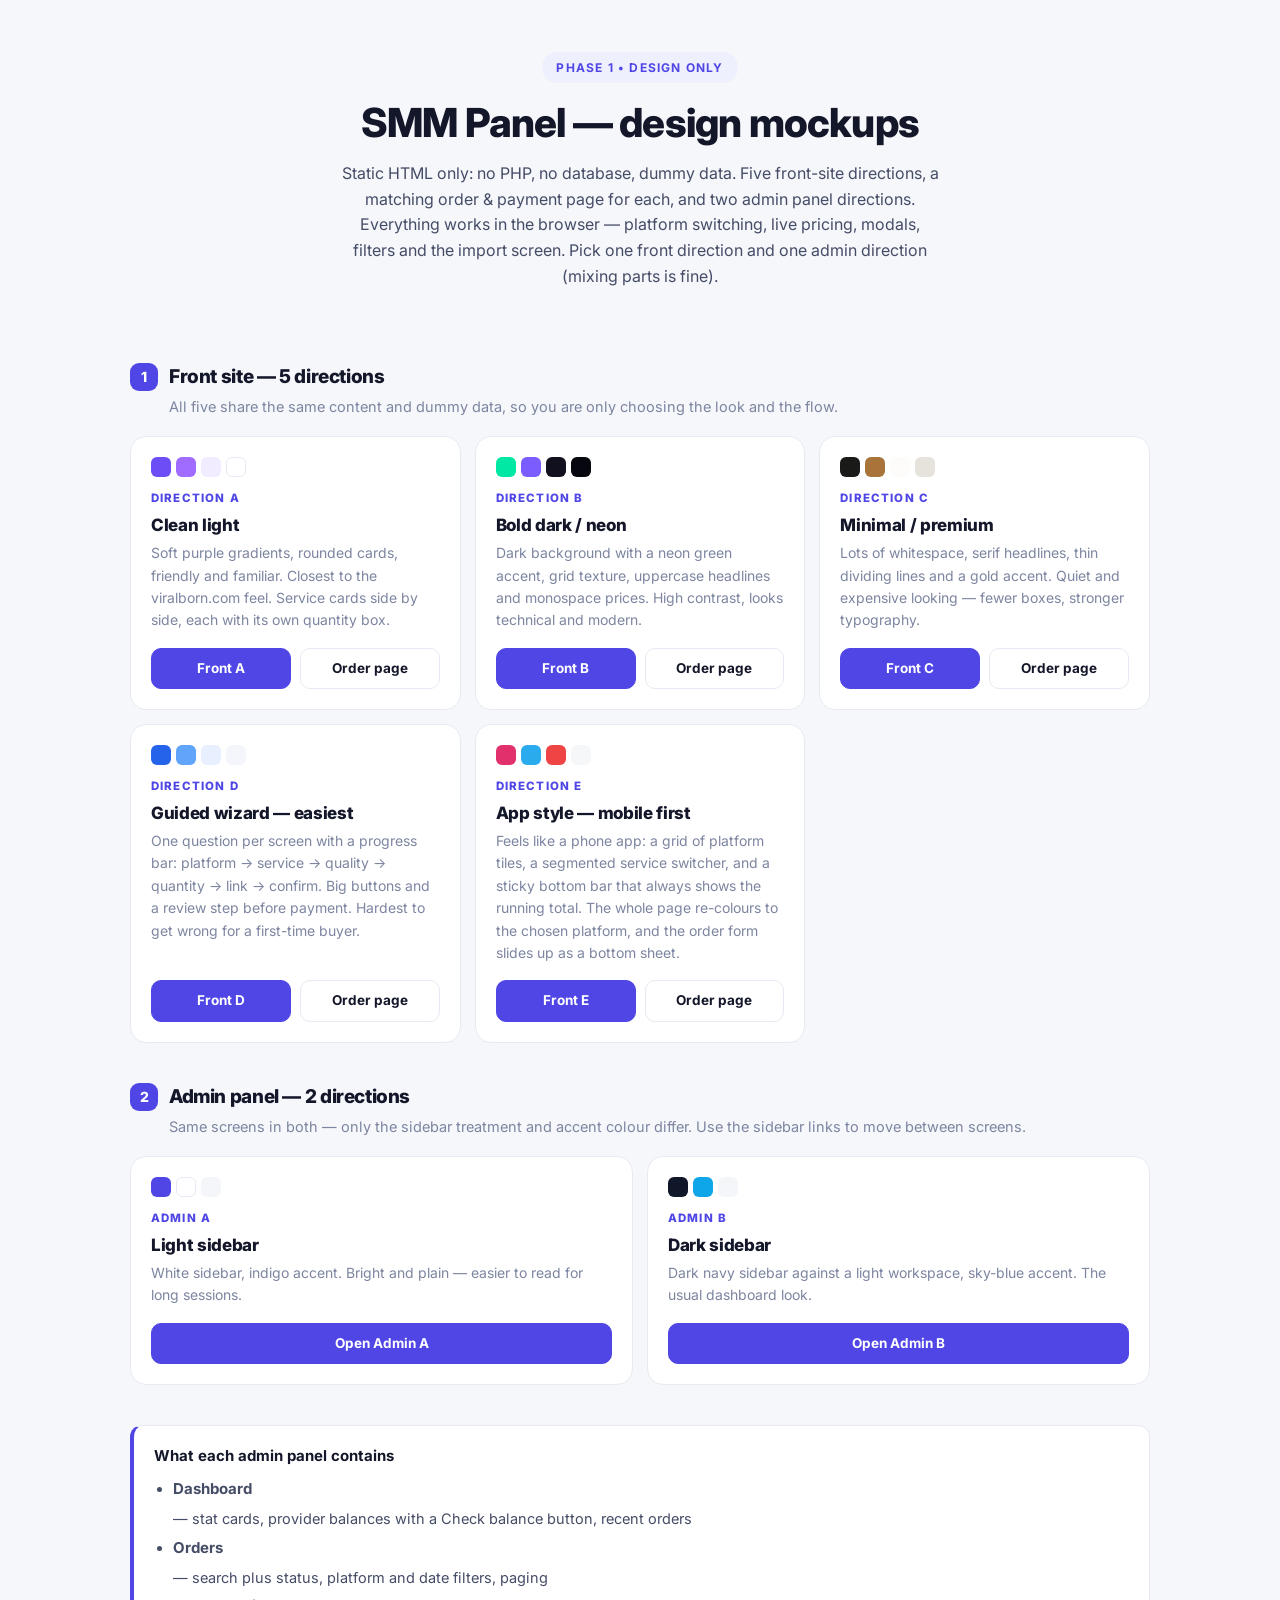
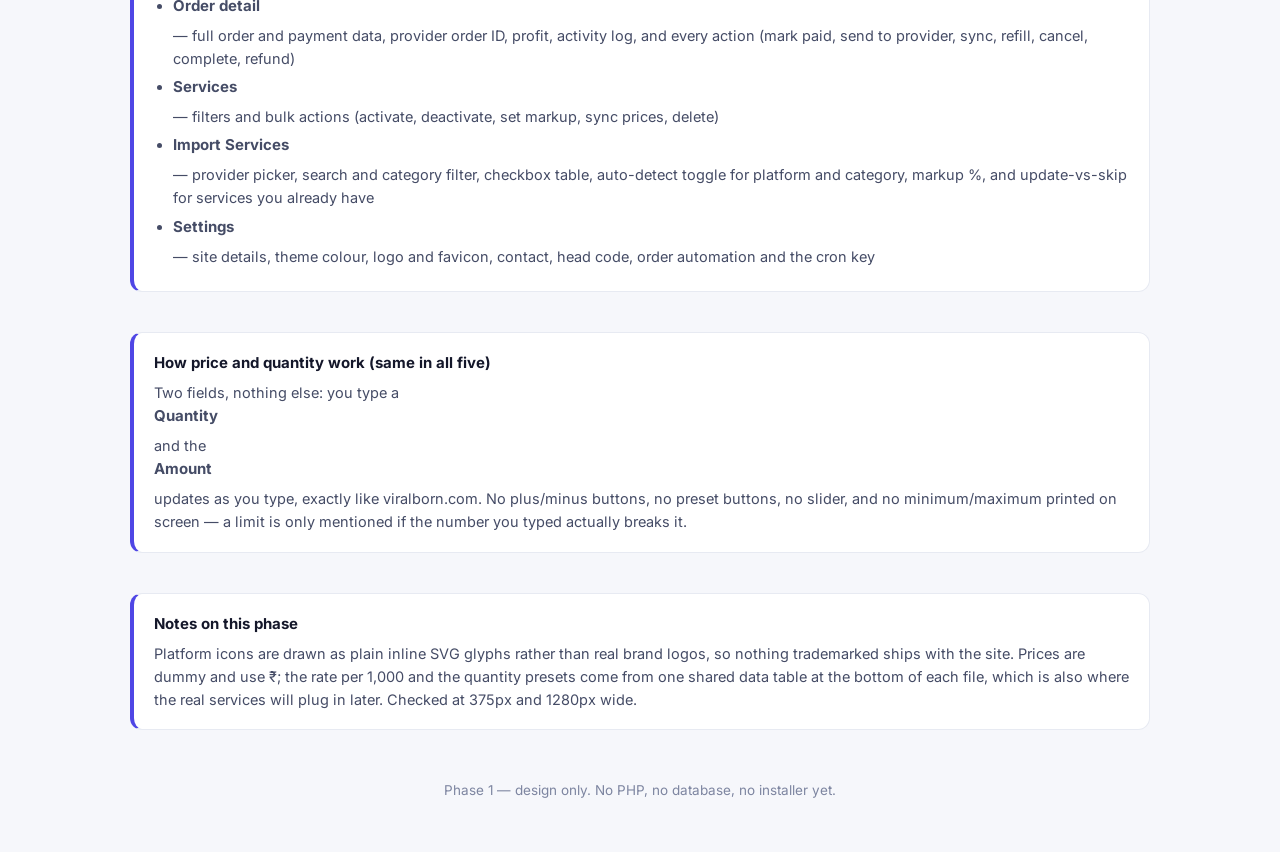
<file: mockups/index.html>
<!doctype html>
<html lang="en">
<head>
<meta charset="utf-8">
<meta name="viewport" content="width=device-width, initial-scale=1">
<title>Mockups &mdash; SMM Panel (Phase 1)</title>
<link rel="preconnect" href="https://fonts.googleapis.com">
<link rel="preconnect" href="https://fonts.gstatic.com" crossorigin>
<link href="https://fonts.googleapis.com/css2?family=Inter:wght@400;500;600;700;800&display=swap" rel="stylesheet">
<style>
*,*::before,*::after{box-sizing:border-box}
:root{--bg:#f6f7fb;--paper:#fff;--ink:#14172a;--ink-2:#454c66;--muted:#7d85a0;
  --line:#e7eaf2;--acc:#4f46e5;--acc-soft:#eef0fe;--ok:#16a34a;
  --shadow:0 1px 2px rgba(20,23,42,.04),0 10px 26px rgba(20,23,42,.07)}
html{-webkit-text-size-adjust:100%}
body{margin:0;font-family:'Inter',system-ui,-apple-system,sans-serif;background:var(--bg);color:var(--ink);
  line-height:1.6;font-size:16px}
a{color:inherit;text-decoration:none}
h1,h2,h3{margin:0;line-height:1.2;letter-spacing:-.02em}
p{margin:0}
.wrap{max-width:1060px;margin:0 auto;padding:0 20px}
header{padding:52px 0 34px;text-align:center}
.tag{display:inline-block;background:var(--acc-soft);color:var(--acc);font-size:12px;font-weight:700;
  letter-spacing:.1em;text-transform:uppercase;padding:6px 14px;border-radius:999px;margin-bottom:16px}
h1{font-size:clamp(28px,4.4vw,40px);font-weight:800}
header p{color:var(--ink-2);max-width:60ch;margin:14px auto 0}
h2{font-size:19px;font-weight:800;margin:40px 0 4px;display:flex;align-items:center;gap:11px}
h2 .n{width:28px;height:28px;border-radius:9px;background:var(--acc);color:#fff;display:grid;place-items:center;
  font-size:14px;font-weight:800;flex:none}
.sub{color:var(--muted);font-size:14.5px;margin:0 0 18px 39px}
.grid{display:grid;grid-template-columns:repeat(auto-fit,minmax(260px,1fr));gap:14px}
.card{background:var(--paper);border:1px solid var(--line);border-radius:16px;padding:20px;display:flex;
  flex-direction:column;transition:transform .18s, box-shadow .18s, border-color .18s}
.card:hover{transform:translateY(-3px);box-shadow:var(--shadow);border-color:#d6dbea}
.card .k{font-size:11.5px;font-weight:800;letter-spacing:.1em;text-transform:uppercase;color:var(--acc)}
.card h3{font-size:17px;font-weight:800;margin:7px 0 7px}
.card p{color:var(--muted);font-size:14px;flex:1}
.row{display:flex;gap:9px;margin-top:16px}
.btn{display:inline-flex;align-items:center;justify-content:center;gap:7px;border:1px solid var(--line);
  border-radius:10px;padding:9px 15px;font-size:13.5px;font-weight:700;background:var(--paper);cursor:pointer;
  transition:all .15s;flex:1}
.btn:hover{border-color:var(--acc);color:var(--acc)}
.btn.pri{background:var(--acc);border-color:var(--acc);color:#fff}
.btn.pri:hover{filter:brightness(1.08);color:#fff}
.swatch{display:flex;gap:5px;margin-bottom:12px}
.swatch i{width:20px;height:20px;border-radius:6px;display:block}
.note{background:var(--paper);border:1px solid var(--line);border-left:4px solid var(--acc);
  border-radius:12px;padding:18px 20px;margin:40px 0 10px}
.note b{display:block;margin-bottom:6px;font-size:15px}
.note p{color:var(--ink-2);font-size:14.5px}
.note ul{margin:9px 0 0;padding-left:19px;color:var(--ink-2);font-size:14.5px}
.note li{margin-bottom:5px}
footer{text-align:center;color:var(--muted);font-size:13.5px;padding:40px 0 50px}
@media (max-width:640px){ .sub{margin-left:0} h2{margin-top:32px} }
</style>
</head>
<body>
<div class="wrap">

<header>
  <span class="tag">Phase 1 &bull; design only</span>
  <h1>SMM Panel &mdash; design mockups</h1>
  <p>Static HTML only: no PHP, no database, dummy data. Five front-site directions, a matching
     order &amp; payment page for each, and two admin panel directions. Everything works in the
     browser &mdash; platform switching, live pricing, modals, filters and the import screen.
     Pick one front direction and one admin direction (mixing parts is fine).</p>
</header>

<h2><span class="n">1</span> Front site &mdash; 5 directions</h2>
<p class="sub">All five share the same content and dummy data, so you are only choosing the look and the flow.</p>
<div class="grid">

  <div class="card">
    <div class="swatch"><i style="background:#6c4df6"></i><i style="background:#a06bff"></i><i style="background:#f1ecff"></i><i style="background:#fff;border:1px solid #e7eaf2"></i></div>
    <span class="k">Direction A</span>
    <h3>Clean light</h3>
    <p>Soft purple gradients, rounded cards, friendly and familiar. Closest to the viralborn.com feel.
       Service cards side by side, each with its own quantity box.</p>
    <div class="row"><a class="btn pri" href="front-a.html">Front A</a><a class="btn" href="order-a.html">Order page</a></div>
  </div>

  <div class="card">
    <div class="swatch"><i style="background:#00e8a3"></i><i style="background:#7b5cff"></i><i style="background:#10101e"></i><i style="background:#07070f"></i></div>
    <span class="k">Direction B</span>
    <h3>Bold dark / neon</h3>
    <p>Dark background with a neon green accent, grid texture, uppercase headlines and monospace prices.
       High contrast, looks technical and modern.</p>
    <div class="row"><a class="btn pri" href="front-b.html">Front B</a><a class="btn" href="order-b.html">Order page</a></div>
  </div>

  <div class="card">
    <div class="swatch"><i style="background:#1a1a18"></i><i style="background:#a8743a"></i><i style="background:#fdfcfa"></i><i style="background:#e6e3dc"></i></div>
    <span class="k">Direction C</span>
    <h3>Minimal / premium</h3>
    <p>Lots of whitespace, serif headlines, thin dividing lines and a gold accent. Quiet and expensive
       looking &mdash; fewer boxes, stronger typography.</p>
    <div class="row"><a class="btn pri" href="front-c.html">Front C</a><a class="btn" href="order-c.html">Order page</a></div>
  </div>

  <div class="card">
    <div class="swatch"><i style="background:#2563eb"></i><i style="background:#60a5fa"></i><i style="background:#e8efff"></i><i style="background:#f4f6fb"></i></div>
    <span class="k">Direction D</span>
    <h3>Guided wizard &mdash; easiest</h3>
    <p>One question per screen with a progress bar: platform &rarr; service &rarr; quality &rarr; quantity
       &rarr; link &rarr; confirm. Big buttons and a review step before payment. Hardest to get wrong
       for a first-time buyer.</p>
    <div class="row"><a class="btn pri" href="front-d.html">Front D</a><a class="btn" href="order-d.html">Order page</a></div>
  </div>

  <div class="card">
    <div class="swatch"><i style="background:#e1306c"></i><i style="background:#2aabee"></i><i style="background:#ef4444"></i><i style="background:#f6f7f9"></i></div>
    <span class="k">Direction E</span>
    <h3>App style &mdash; mobile first</h3>
    <p>Feels like a phone app: a grid of platform tiles, a segmented service switcher, and a sticky bottom
       bar that always shows the running total. The whole page re-colours to the chosen platform, and the
       order form slides up as a bottom sheet.</p>
    <div class="row"><a class="btn pri" href="front-e.html">Front E</a><a class="btn" href="order-e.html">Order page</a></div>
  </div>

</div>

<h2><span class="n">2</span> Admin panel &mdash; 2 directions</h2>
<p class="sub">Same screens in both &mdash; only the sidebar treatment and accent colour differ. Use the sidebar links to move between screens.</p>
<div class="grid">
  <div class="card">
    <div class="swatch"><i style="background:#4f46e5"></i><i style="background:#fff;border:1px solid #e7eaf2"></i><i style="background:#f5f6fa"></i></div>
    <span class="k">Admin A</span>
    <h3>Light sidebar</h3>
    <p>White sidebar, indigo accent. Bright and plain &mdash; easier to read for long sessions.</p>
    <div class="row"><a class="btn pri" href="admin-a.html">Open Admin A</a></div>
  </div>
  <div class="card">
    <div class="swatch"><i style="background:#0f1729"></i><i style="background:#0ea5e9"></i><i style="background:#f4f6f9"></i></div>
    <span class="k">Admin B</span>
    <h3>Dark sidebar</h3>
    <p>Dark navy sidebar against a light workspace, sky-blue accent. The usual dashboard look.</p>
    <div class="row"><a class="btn pri" href="admin-b.html">Open Admin B</a></div>
  </div>
</div>

<div class="note">
  <b>What each admin panel contains</b>
  <ul>
    <li><b>Dashboard</b> &mdash; stat cards, provider balances with a Check balance button, recent orders</li>
    <li><b>Orders</b> &mdash; search plus status, platform and date filters, paging</li>
    <li><b>Order detail</b> &mdash; full order and payment data, provider order ID, profit, activity log, and every action (mark paid, send to provider, sync, refill, cancel, complete, refund)</li>
    <li><b>Services</b> &mdash; filters and bulk actions (activate, deactivate, set markup, sync prices, delete)</li>
    <li><b>Import Services</b> &mdash; provider picker, search and category filter, checkbox table, auto-detect toggle for platform and category, markup %, and update-vs-skip for services you already have</li>
    <li><b>Settings</b> &mdash; site details, theme colour, logo and favicon, contact, head code, order automation and the cron key</li>
  </ul>
</div>

<div class="note">
  <b>How price and quantity work (same in all five)</b>
  <p>Two fields, nothing else: you type a <b>Quantity</b> and the <b>Amount</b> updates as you type,
     exactly like viralborn.com. No plus/minus buttons, no preset buttons, no slider, and no
     minimum/maximum printed on screen &mdash; a limit is only mentioned if the number you typed
     actually breaks it.</p>
</div>

<div class="note">
  <b>Notes on this phase</b>
  <p>Platform icons are drawn as plain inline SVG glyphs rather than real brand logos, so nothing
     trademarked ships with the site. Prices are dummy and use &#8377;; the rate per 1,000 and the
     quantity presets come from one shared data table at the bottom of each file, which is also where
     the real services will plug in later. Checked at 375px and 1280px wide.</p>
</div>

<footer>Phase 1 &mdash; design only. No PHP, no database, no installer yet.</footer>

</div>
</body>
</html>
</file>
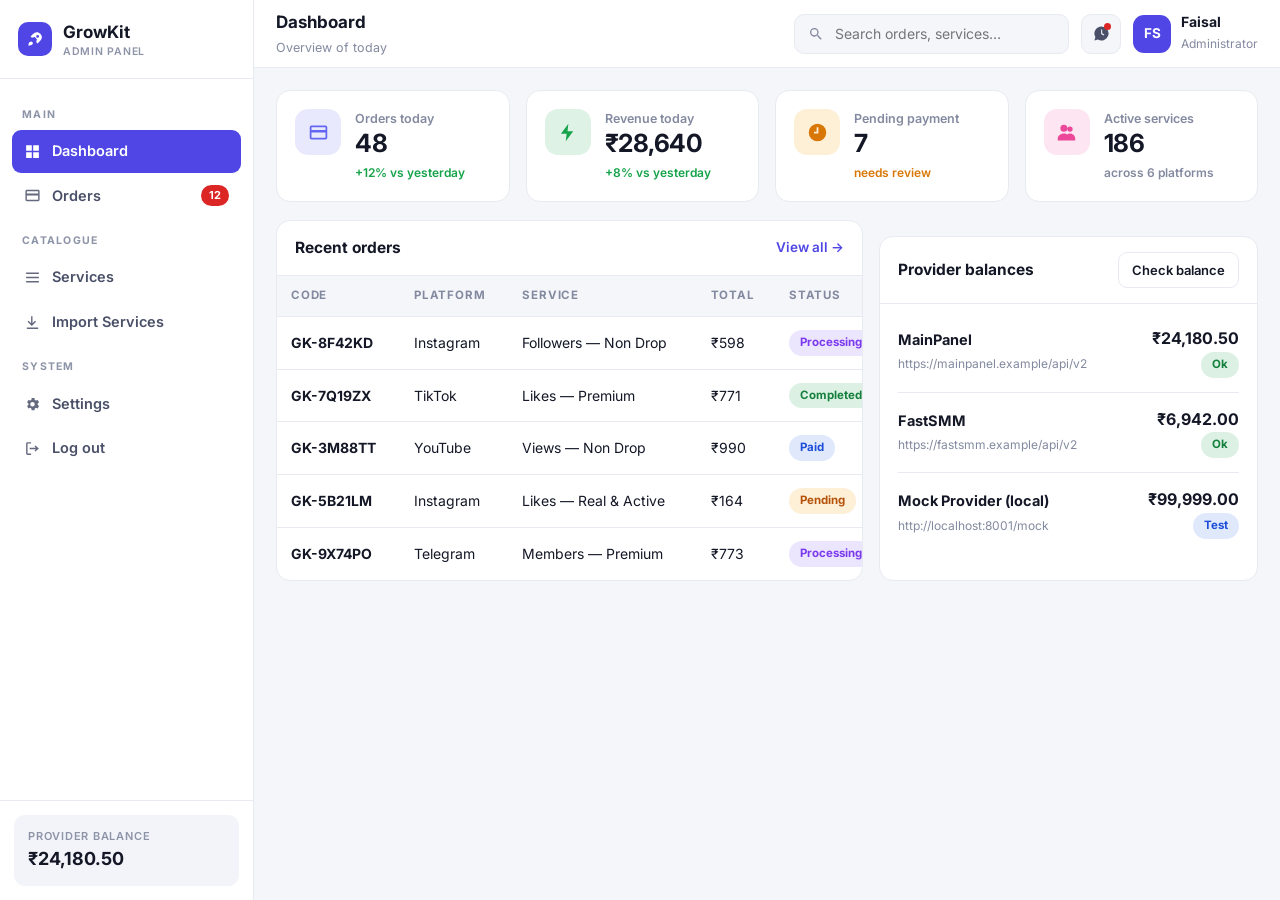
<file: mockups/admin-a.html>
<!doctype html>
<html lang="en">
<head>
<meta charset="utf-8">
<meta name="viewport" content="width=device-width, initial-scale=1">
<title>Admin &mdash; Direction A (Light Sidebar)</title>
<link rel="preconnect" href="https://fonts.googleapis.com">
<link rel="preconnect" href="https://fonts.gstatic.com" crossorigin>
<link href="https://fonts.googleapis.com/css2?family=Inter:wght@400;500;600;700&display=swap" rel="stylesheet">
<style>
:root{
  --page:#f5f6fa; --surface:#ffffff; --hover:#f6f7fb;
  --ink:#141726; --ink-2:#4a5068; --muted:#838aa0;
  --line:#e8eaf1; --line-2:#d5d9e5;
  --acc:#4f46e5; --acc-on:#ffffff; --acc-soft:#eef0fe; --acc-ink:#4338ca;
  --ok:#16a34a; --warn:#d97706; --danger:#dc2626; --danger-soft:#fdeaea;
  --side:#ffffff; --side-line:#e8eaf1; --side-hover:#f3f4fa;
  --side-ink:#141726; --side-ink-2:#4a5068; --side-muted:#8e94a8;
}
*,*::before,*::after{box-sizing:border-box}
html{-webkit-text-size-adjust:100%}
body{margin:0;font-family:'Inter',system-ui,-apple-system,sans-serif;background:var(--page);color:var(--ink);
  line-height:1.55;font-size:15px;-webkit-font-smoothing:antialiased}
a{color:inherit;text-decoration:none}
h1,h2,h3,h4{margin:0;line-height:1.2;letter-spacing:-.02em}
p{margin:0}
button,input,select,textarea{font:inherit;color:inherit}
svg{max-width:100%}
.icon{width:1em;height:1em;display:inline-block;vertical-align:-.125em;fill:currentColor;flex:none}
.mono{font-variant-numeric:tabular-nums;font-feature-settings:"tnum"}
.muted{color:var(--muted);font-size:13px}
.ta-r{text-align:right}
.up{color:var(--ok)}
.warn{color:var(--warn)}

/* buttons */
.btn{display:inline-flex;align-items:center;justify-content:center;gap:8px;border:0;border-radius:10px;
  padding:10px 17px;font-weight:600;font-size:14px;cursor:pointer;white-space:nowrap;
  transition:background .15s, border-color .15s, transform .1s}
.btn:active{transform:translateY(1px)}
.btn-primary{background:var(--acc);color:var(--acc-on)}
.btn-primary:hover{filter:brightness(1.08)}
.btn-ghost{background:var(--surface);color:var(--ink);border:1px solid var(--line)}
.btn-ghost:hover{border-color:var(--line-2);background:var(--hover)}
.btn-ghost.on{background:var(--acc);color:var(--acc-on);border-color:var(--acc)}
.btn-danger{background:var(--danger-soft);color:var(--danger);border:1px solid transparent}
.btn-danger:hover{background:var(--danger);color:#fff}
.btn-sm{padding:7px 13px;font-size:13px;border-radius:9px}
.btn-lg{padding:13px 22px;font-size:15px}
.btn-block{width:100%}

/* shell */
.shell{display:flex;min-height:100vh}
.side{width:254px;flex:none;background:var(--side);border-right:1px solid var(--side-line);
  display:flex;flex-direction:column;position:sticky;top:0;height:100vh;z-index:50}
.brand{display:flex;align-items:center;gap:11px;padding:19px 18px;border-bottom:1px solid var(--side-line);
  font-weight:700;font-size:17px;color:var(--side-ink)}
.logo-mark{width:34px;height:34px;border-radius:10px;background:var(--acc);color:var(--acc-on);display:grid;
  place-items:center;font-size:17px;flex:none}
.brand small{display:block;font-size:10.5px;font-weight:600;color:var(--side-muted);letter-spacing:.07em;
  text-transform:uppercase;line-height:1.3}
.sideclose{display:none;margin-left:auto;background:none;border:0;font-size:24px;color:var(--side-muted);cursor:pointer;line-height:1}
.snav{flex:1;overflow-y:auto;padding:14px 12px}
.sgroup{display:block;font-size:10.5px;font-weight:700;letter-spacing:.12em;text-transform:uppercase;
  color:var(--side-muted);padding:14px 10px 7px}
.snav a{display:flex;align-items:center;gap:11px;padding:10px 12px;border-radius:9px;font-size:14.5px;
  font-weight:600;color:var(--side-ink-2);margin-bottom:2px;transition:background .15s, color .15s}
.snav a .icon{font-size:17px;opacity:.85}
.snav a:hover{background:var(--side-hover);color:var(--side-ink)}
.snav a.on{background:var(--acc);color:var(--acc-on)}
.snav a.on .icon{opacity:1}
.pill{margin-left:auto;background:var(--danger);color:#fff;font-size:11px;font-weight:700;
  padding:2px 8px;border-radius:999px}
.snav a.on .pill{background:rgba(255,255,255,.26)}
.sfoot{padding:14px;border-top:1px solid var(--side-line)}
.bal-mini{background:var(--side-hover);border-radius:11px;padding:13px 14px}
.bal-mini small{display:block;font-size:11px;font-weight:600;color:var(--side-muted);text-transform:uppercase;letter-spacing:.07em}
.bal-mini b{font-size:18px;font-weight:700;color:var(--side-ink)}

.main{flex:1;min-width:0;display:flex;flex-direction:column}
.topbar{display:flex;align-items:center;gap:16px;background:var(--surface);border-bottom:1px solid var(--line);
  padding:0 22px;height:68px;position:sticky;top:0;z-index:30}
.burger{display:none;background:none;border:1px solid var(--line);border-radius:9px;padding:8px 10px;cursor:pointer}
.crumb b{display:block;font-size:17px;font-weight:700}
.crumb small{color:var(--muted);font-size:12.5px}
.tb-right{margin-left:auto;display:flex;align-items:center;gap:12px}
.search{display:flex;align-items:center;gap:9px;background:var(--page);border:1px solid var(--line);
  border-radius:10px;padding:0 13px;height:40px;min-width:240px}
.search .icon{color:var(--muted);font-size:16px}
.search input{border:0;background:none;outline:none;width:100%;font-size:14px}
.search.wide{min-width:280px;flex:1;max-width:420px}
.iconbtn{position:relative;background:var(--page);border:1px solid var(--line);width:40px;height:40px;
  border-radius:10px;display:grid;place-items:center;cursor:pointer;font-size:17px;color:var(--ink-2)}
.iconbtn .dot{position:absolute;top:8px;right:9px;width:7px;height:7px;border-radius:50%;background:var(--danger)}
.me{display:flex;align-items:center;gap:10px}
.avatar{width:38px;height:38px;border-radius:11px;background:var(--acc);color:var(--acc-on);display:grid;
  place-items:center;font-size:13.5px;font-weight:700;flex:none}
.me-txt b{display:block;font-size:14px;font-weight:700;line-height:1.3}
.me-txt small{color:var(--muted);font-size:12px}

.content{padding:22px;flex:1}
.view{display:none}
.view.on{display:block;animation:fade .22s ease}
@keyframes fade{from{opacity:0;transform:translateY(5px)}to{opacity:1;transform:none}}

/* stat cards */
.cards4{display:grid;grid-template-columns:repeat(4,minmax(0,1fr));gap:16px;margin-bottom:18px}
.scard{background:var(--surface);border:1px solid var(--line);border-radius:14px;padding:18px;display:flex;gap:14px}
.scard .si{width:46px;height:46px;border-radius:13px;display:grid;place-items:center;font-size:21px;flex:none}
.si-a{background:rgba(99,102,241,.14);color:#6366f1}
.si-b{background:rgba(22,163,74,.14);color:#16a34a}
.si-c{background:rgba(245,158,11,.16);color:#d97706}
.si-d{background:rgba(236,72,153,.14);color:#ec4899}
.scard small{display:block;color:var(--muted);font-size:12.5px;font-weight:600}
.scard b{display:block;font-size:25px;font-weight:700;letter-spacing:-.02em;line-height:1.25}
.scard span{font-size:12px;font-weight:600}

.split{display:grid;grid-template-columns:1.55fr 1fr;gap:16px}
.split2{display:grid;grid-template-columns:1.35fr 1fr;gap:16px;align-items:start}
.box{background:var(--surface);border:1px solid var(--line);border-radius:14px;overflow:hidden}
.box + .box{margin-top:16px}
.box-head{display:flex;align-items:center;gap:12px;padding:15px 18px;border-bottom:1px solid var(--line)}
.box-head b{font-size:15.5px;font-weight:700}
.box-head .lnk,.box-head .btn,.box-head .muted,.box-head .st{margin-left:auto}
.lnk{color:var(--acc);font-weight:600;font-size:13.5px}
.lnk.back{display:inline-block;margin-bottom:14px}
.pad{padding:18px}

/* tables */
.tbl-wrap{overflow-x:auto}
.tbl{width:100%;border-collapse:collapse;font-size:14px;min-width:620px}
.tbl th{text-align:left;font-size:11.5px;font-weight:700;letter-spacing:.07em;text-transform:uppercase;
  color:var(--muted);padding:11px 14px;border-bottom:1px solid var(--line);white-space:nowrap;background:var(--page)}
.tbl td{padding:13px 14px;border-bottom:1px solid var(--line);vertical-align:middle}
.tbl tbody tr:last-child td{border-bottom:0}
.tbl tbody tr:hover{background:var(--hover);cursor:pointer}
.tbl tr.dim td{opacity:.62}
.tbl .sub{display:block;color:var(--muted);font-size:12px;font-weight:500;margin-top:2px}
.tbl .empty{text-align:center;color:var(--muted);padding:40px 14px;cursor:default}
.tbl input[type=checkbox]{width:17px;height:17px;accent-color:var(--acc);cursor:pointer}
.chipx{background:var(--acc-soft);color:var(--acc-ink);border-radius:7px;padding:3px 9px;font-size:11.5px;font-weight:700}

/* status tags */
.st{display:inline-block;border-radius:999px;padding:4px 11px;font-size:11.5px;font-weight:700;
  text-transform:capitalize;white-space:nowrap}
.st-pending{background:rgba(245,158,11,.16);color:#b45309}
.st-paid{background:rgba(37,99,235,.14);color:#1d4ed8}
.st-processing{background:rgba(139,92,246,.16);color:#7c3aed}
.st-completed{background:rgba(22,163,74,.15);color:#15803d}
.st-cancelled{background:var(--hover);color:var(--muted)}
.st-api_error{background:rgba(220,38,38,.14);color:#dc2626}

/* providers */
.provs{padding:8px 18px 18px}
.prov{display:flex;align-items:center;gap:14px;padding:14px 0;border-bottom:1px solid var(--line)}
.prov:last-child{border-bottom:0}
.pv-main{flex:1;min-width:0}
.pv-main b{display:block;font-size:14.5px;font-weight:700}
.pv-main small{color:var(--muted);font-size:12px;word-break:break-all}
.pv-bal{text-align:right;flex:none}
.pv-bal b{display:block;font-size:16px;font-weight:700}

/* filters */
.filters{display:flex;gap:10px;flex-wrap:wrap;align-items:center;margin-bottom:16px}
.filters select,.filters input[type=date]{background:var(--surface);border:1px solid var(--line);border-radius:10px;
  padding:0 13px;height:40px;font-size:14px;outline:none;cursor:pointer}
.filters select:focus,.filters input:focus{border-color:var(--acc)}

/* bulk bar */
.bulkbar{display:none;align-items:center;gap:9px;flex-wrap:wrap;background:var(--acc-soft);
  border:1px solid var(--acc);border-radius:12px;padding:11px 15px;margin-bottom:14px}
.bulkbar.on{display:flex}
.bulkbar b{font-size:13.5px;font-weight:700;margin-right:5px}

.pager{display:flex;align-items:center;gap:12px;flex-wrap:wrap;padding:14px 18px;border-top:1px solid var(--line);
  color:var(--muted);font-size:13.5px}
.pbtns{margin-left:auto;display:flex;gap:6px}

/* detail rows */
.drow{display:flex;justify-content:space-between;gap:16px;padding:11px 0;border-bottom:1px solid var(--line);font-size:14px}
.drow:last-child{border-bottom:0}
.drow span{color:var(--muted);font-weight:600}
.drow b{text-align:right;word-break:break-all;font-weight:600}
.acts{display:grid;gap:9px}
.log{list-style:none;padding:0;margin:0 0 18px}
.log li{font-size:13.5px;color:var(--ink-2);padding:8px 0;border-bottom:1px dashed var(--line)}
.log li:last-child{border-bottom:0}
.log b{color:var(--muted);font-weight:700;margin-right:8px;font-variant-numeric:tabular-nums}

/* fields */
.field{margin-bottom:15px}
.field label{display:block;font-size:12.5px;font-weight:700;margin-bottom:7px;color:var(--ink-2)}
.field input,.field select,.field textarea{width:100%;background:var(--page);border:1px solid var(--line);
  border-radius:10px;padding:11px 13px;font-size:14.5px;outline:none;transition:border-color .15s}
.field textarea{resize:vertical;font-family:ui-monospace,monospace;font-size:13px}
.field input:focus,.field select:focus,.field textarea:focus{border-color:var(--acc)}
.field small{display:block;color:var(--muted);font-size:12px;margin-top:6px}
.field2{display:grid;grid-template-columns:1fr 1fr;gap:12px}
.colorrow{display:flex;gap:10px}
.colorrow input[type=color]{width:52px;padding:4px;height:44px;cursor:pointer}
.copyrow{display:flex;gap:9px}
.copyrow input{font-family:ui-monospace,monospace}
.upload{display:flex;align-items:center;gap:9px;background:var(--page);border:1.5px dashed var(--line-2);
  border-radius:10px;padding:13px;font-size:13.5px;color:var(--muted);cursor:pointer;font-weight:600}
.upload:hover{border-color:var(--acc);color:var(--acc)}

/* switches */
.switch{display:inline-flex;align-items:center;gap:10px;font-size:13.5px;font-weight:600;cursor:pointer}
.switch.block{display:flex;padding:11px 0;border-bottom:1px solid var(--line)}
.switch input{position:absolute;opacity:0;width:0;height:0}
.track{width:40px;height:23px;border-radius:999px;background:var(--line-2);position:relative;flex:none;transition:background .2s}
.track::after{content:"";position:absolute;top:2.5px;left:2.5px;width:18px;height:18px;border-radius:50%;
  background:#fff;transition:transform .2s;box-shadow:0 1px 3px rgba(0,0,0,.3)}
.switch input:checked + .track{background:var(--acc)}
.switch input:checked + .track::after{transform:translateX(17px)}

/* import */
.irow{display:grid;grid-template-columns:1fr 1.4fr 1fr auto;gap:12px;align-items:end;margin-bottom:16px}
.optbar{display:flex;align-items:center;gap:20px;flex-wrap:wrap;background:var(--page);border:1px solid var(--line);
  border-radius:12px;padding:13px 16px;margin-bottom:14px}
.markup{display:flex;align-items:center;gap:10px}
.markup label{font-size:13.5px;font-weight:600}
.mk{display:flex;align-items:center;background:var(--surface);border:1px solid var(--line);border-radius:9px;overflow:hidden}
.mk input{width:66px;border:0;background:none;outline:none;padding:8px 11px;font-size:14px;font-weight:600;text-align:right}
.mk input::-webkit-outer-spin-button,.mk input::-webkit-inner-spin-button{-webkit-appearance:none;margin:0}
.mk span{padding:8px 11px 8px 0;color:var(--muted);font-size:13.5px;font-weight:600}
.impfoot{display:flex;align-items:center;gap:14px;flex-wrap:wrap;margin-top:16px}
.impfoot .btn{margin-left:auto}

/* flash */
.ok{display:none;background:rgba(22,163,74,.13);color:#15803d;border-radius:10px;padding:11px 14px;
  font-size:13.5px;font-weight:700;margin-top:12px}
.ok.show{display:block}
.ok.inline{margin-top:0;padding:7px 12px}

.scrim{display:none;position:fixed;inset:0;background:rgba(0,0,0,.45);z-index:45}

/* responsive */
@media (max-width:1200px){ .cards4{grid-template-columns:1fr 1fr} }
@media (max-width:1050px){
  .split,.split2{grid-template-columns:1fr}
  .irow{grid-template-columns:1fr 1fr}
}
@media (max-width:1000px){
  .side{position:fixed;left:0;top:0;transform:translateX(-100%);transition:transform .25s ease;box-shadow:0 0 40px rgba(0,0,0,.3)}
  body.side-open .side{transform:none}
  body.side-open .scrim{display:block}
  .sideclose{display:block}
  .burger{display:grid;place-items:center}
  .search{min-width:0;width:44px;padding:0 12px}
  .search input{display:none}
  .me-txt{display:none}
}
@media (max-width:760px){
  .content{padding:15px}
  .topbar{padding:0 15px;height:62px;gap:11px}
  .cards4{grid-template-columns:1fr;gap:11px}
  .scard b{font-size:22px}
  .irow{grid-template-columns:1fr}
  .field2{grid-template-columns:1fr}
  .hide-sm{display:none}
  .tbl{min-width:0}
  .tbl th,.tbl td{padding:11px 10px}
  .filters{gap:8px}
  .filters select,.filters input[type=date],.search.wide{width:100%;max-width:none;flex:none}
  .optbar{gap:13px}
  .impfoot .btn{margin-left:0;width:100%}
  .crumb small{display:none}
}

</style>
</head>
<body>

<!-- ============ ICON SPRITE (generic glyphs, no brand logos) ============ -->
<svg style="display:none" aria-hidden="true">
  <symbol id="i-instagram" viewBox="0 0 24 24"><path d="M12 2.2c-2.7 0-3 0-4.1.06-1 .05-1.7.21-2.3.45a4.6 4.6 0 0 0-1.7 1.1 4.6 4.6 0 0 0-1.1 1.7c-.24.6-.4 1.3-.45 2.3C2.2 9 2.2 9.3 2.2 12s0 3 .06 4.1c.05 1 .21 1.7.45 2.3a4.6 4.6 0 0 0 1.1 1.7 4.6 4.6 0 0 0 1.7 1.1c.6.24 1.3.4 2.3.45 1.1.06 1.4.06 4.1.06s3 0 4.1-.06c1-.05 1.7-.21 2.3-.45a4.9 4.9 0 0 0 2.8-2.8c.24-.6.4-1.3.45-2.3.06-1.1.06-1.4.06-4.1s0-3-.06-4.1c-.05-1-.21-1.7-.45-2.3a4.6 4.6 0 0 0-1.1-1.7 4.6 4.6 0 0 0-1.7-1.1c-.6-.24-1.3-.4-2.3-.45C15 2.2 14.7 2.2 12 2.2Zm0 1.8c2.67 0 2.98.01 4.03.06.78.04 1.2.16 1.49.27.37.15.64.32.92.6.28.28.45.55.6.92.11.28.23.7.27 1.49.05 1.05.06 1.36.06 4.03s-.01 2.98-.06 4.03c-.04.78-.16 1.2-.27 1.49a3.1 3.1 0 0 1-1.52 1.52c-.28.11-.71.23-1.49.27-1.05.05-1.36.06-4.03.06s-2.98-.01-4.03-.06c-.78-.04-1.2-.16-1.49-.27a3.1 3.1 0 0 1-1.52-1.52c-.11-.28-.23-.71-.27-1.49C4.01 14.98 4 14.67 4 12s.01-2.98.06-4.03c.04-.78.16-1.2.27-1.49.15-.37.32-.64.6-.92.28-.28.55-.45.92-.6.28-.11.71-.23 1.49-.27C8.39 4.65 8.7 4.64 12 4.64Zm0 2.4a4.96 4.96 0 1 0 0 9.92 4.96 4.96 0 0 0 0-9.92Zm0 1.8a3.16 3.16 0 1 1 0 6.32 3.16 3.16 0 0 1 0-6.32Zm6.3-2.14a1.16 1.16 0 1 1-2.32 0 1.16 1.16 0 0 1 2.32 0Z"/></symbol>
  <symbol id="i-tiktok" viewBox="0 0 24 24"><path d="M16.5 2h-3v12.4a2.6 2.6 0 1 1-2.6-2.6c.27 0 .53.04.78.12V8.78A6.1 6.1 0 0 0 10.9 8.7a5.7 5.7 0 1 0 5.7 5.7V8.9a6.4 6.4 0 0 0 4 1.38V7.2a3.6 3.6 0 0 1-3.6-3.6V2Z"/></symbol>
  <symbol id="i-youtube" viewBox="0 0 24 24"><path d="M21.6 7.2a2.8 2.8 0 0 0-1.97-1.98C17.9 4.75 12 4.75 12 4.75s-5.9 0-7.63.47A2.8 2.8 0 0 0 2.4 7.2C1.93 8.93 1.93 12 1.93 12s0 3.07.47 4.8a2.8 2.8 0 0 0 1.97 1.98c1.73.47 7.63.47 7.63.47s5.9 0 7.63-.47a2.8 2.8 0 0 0 1.97-1.98c.47-1.73.47-4.8.47-4.8s0-3.07-.47-4.8ZM10.1 15.3V8.7L15.8 12l-5.7 3.3Z"/></symbol>
  <symbol id="i-facebook" viewBox="0 0 24 24"><path d="M22 12.06C22 6.5 17.52 2 12 2S2 6.5 2 12.06C2 17.08 5.66 21.25 10.44 22v-7.03H7.9v-2.91h2.54V9.85c0-2.51 1.49-3.9 3.77-3.9 1.09 0 2.23.2 2.23.2v2.46h-1.26c-1.24 0-1.63.78-1.63 1.57v1.88h2.77l-.44 2.91h-2.33V22C18.34 21.25 22 17.08 22 12.06Z"/></symbol>
  <symbol id="i-x" viewBox="0 0 24 24"><path d="M17.53 3h3.3l-7.2 8.23L22 21h-6.47l-4.3-5.62L6.3 21H3l7.7-8.8L2.4 3h6.6l4.03 5.33L17.53 3Zm-1.16 16.03h1.82L7.3 4.88H5.35l11.02 14.15Z"/></symbol>
  <symbol id="i-telegram" viewBox="0 0 24 24"><path d="M21.6 4.2 18.5 19c-.23 1.03-.85 1.28-1.72.8l-4.75-3.5-2.3 2.2c-.25.26-.47.47-.95.47l.34-4.83 8.8-7.95c.38-.34-.08-.53-.59-.19L6.5 12.84l-4.68-1.46c-1.02-.32-1.04-1.02.21-1.5l17.9-6.9c.85-.31 1.6.2 1.33 1.22Z"/></symbol>
  <symbol id="i-shield" viewBox="0 0 24 24"><path d="M12 2 4 5v6.5c0 5 3.4 9.3 8 10.5 4.6-1.2 8-5.5 8-10.5V5l-8-3Zm-1 14-3.5-3.5 1.4-1.4L11 13.2l4.6-4.6 1.4 1.4L11 16Z"/></symbol>
  <symbol id="i-bolt" viewBox="0 0 24 24"><path d="M13 2 4.5 13.5H11L10 22l8.5-11.5H12L13 2Z"/></symbol>
  <symbol id="i-users" viewBox="0 0 24 24"><path d="M9 11a4 4 0 1 0 0-8 4 4 0 0 0 0 8Zm7 0a3 3 0 1 0 0-6 3 3 0 0 0 0 6Zm0 2c-1.2 0-2.3.3-3.2.8 1.4 1 2.2 2.4 2.2 4.2V21h7v-2c0-3.3-2.7-6-6-6ZM9 13c-3.9 0-7 2.7-7 6v2h14v-2c0-3.3-3.1-6-7-6Z"/></symbol>
  <symbol id="i-chat" viewBox="0 0 24 24"><path d="M12 2a10 10 0 0 0-8.6 15.1L2 22l4.9-1.4A10 10 0 1 0 12 2Zm0 4a1 1 0 0 1 1 1v4.6l3 1.8-.9 1.5-3.6-2.2V7a1 1 0 0 1 .5-1Z"/></symbol>
  <symbol id="i-whatsapp" viewBox="0 0 24 24"><path d="M17.5 14.4c-.3-.15-1.7-.84-1.96-.94-.26-.1-.45-.14-.64.14-.19.29-.75.95-.92 1.14-.17.19-.34.21-.62.07a7.6 7.6 0 0 1-2.25-1.39 8.5 8.5 0 0 1-1.56-1.94c-.16-.28-.02-.44.12-.6.14-.16.34-.4.5-.6.17-.2.22-.33.33-.55.1-.22.05-.4-.03-.57-.08-.17-.63-1.52-.86-2.07-.22-.54-.45-.47-.62-.47h-.53c-.19 0-.5.07-.75.35-.26.28-.98.95-.98 2.33s1 2.7 1.14 2.9c.14.18 1.96 3.13 4.84 4.26 2.87 1.14 2.87.76 3.39.71.52-.05 1.7-.69 1.94-1.36.24-.67.24-1.24.17-1.36-.07-.12-.26-.19-.54-.33ZM12 22a9.9 9.9 0 0 1-5.03-1.37L2 22l1.4-4.86A9.9 9.9 0 0 1 2 12 10 10 0 1 1 12 22Zm0-18.2A8.2 8.2 0 0 0 5.2 16.5l.2.32-.83 2.9 2.98-.8.3.18A8.2 8.2 0 1 0 12 3.8Z"/></symbol>
  <symbol id="i-star" viewBox="0 0 24 24"><path d="m12 17.3-6.2 3.7 1.7-7-5.4-4.7 7.1-.6L12 2l2.8 6.7 7.1.6-5.4 4.7 1.7 7L12 17.3Z"/></symbol>
  <symbol id="i-clock" viewBox="0 0 24 24"><path d="M12 2a10 10 0 1 0 0 20 10 10 0 0 0 0-20Zm1 11h-5v-2h3V6h2v7Z"/></symbol>
  <symbol id="i-search" viewBox="0 0 24 24"><path d="M15.5 14h-.8l-.3-.3a6.5 6.5 0 1 0-.7.7l.3.3v.8l5 5 1.5-1.5-5-5Zm-6 0a4.5 4.5 0 1 1 0-9 4.5 4.5 0 0 1 0 9Z"/></symbol>
  <symbol id="i-check" viewBox="0 0 24 24"><path d="M9 16.2 4.8 12l-1.4 1.4L9 19 21 7l-1.4-1.4L9 16.2Z"/></symbol>
  <symbol id="i-rocket" viewBox="0 0 24 24"><path d="M14 3c3.5 0 7 3.5 7 7 0 2-1 4-3 6l-3 3-2-2 1-4-3-3-4 1-2-2 3-3c2-2 4-3 6-3Zm1 4a2 2 0 1 0 0 4 2 2 0 0 0 0-4ZM4 17c1-1 2.5-1 3.5 0s1 2.5 0 3.5C6 22 2 22 2 22s0-4 2-5Z"/></symbol>
  <symbol id="i-card" viewBox="0 0 24 24"><path d="M20 4H4a2 2 0 0 0-2 2v12a2 2 0 0 0 2 2h16a2 2 0 0 0 2-2V6a2 2 0 0 0-2-2Zm0 14H4v-6h16v6Zm0-9H4V6h16v3Z"/></symbol>
  <symbol id="i-menu" viewBox="0 0 24 24"><path d="M3 6h18v2H3V6Zm0 5h18v2H3v-2Zm0 5h18v2H3v-2Z"/></symbol>
  <symbol id="i-grid" viewBox="0 0 24 24"><path d="M3 3h8v8H3V3Zm10 0h8v8h-8V3ZM3 13h8v8H3v-8Zm10 0h8v8h-8v-8Z"/></symbol>
  <symbol id="i-list" viewBox="0 0 24 24"><path d="M3 5h18v2H3V5Zm0 6h18v2H3v-2Zm0 6h18v2H3v-2Z"/></symbol>
  <symbol id="i-down" viewBox="0 0 24 24"><path d="M12 3v10.2l3.6-3.6 1.4 1.4-6 6-6-6 1.4-1.4L10 13.2V3h2ZM4 19h16v2H4v-2Z"/></symbol>
  <symbol id="i-up" viewBox="0 0 24 24"><path d="M12 21V10.8l-3.6 3.6L7 13l6-6 6 6-1.4 1.4L14 10.8V21h-2ZM4 3h16v2H4V3Z"/></symbol>
  <symbol id="i-gear" viewBox="0 0 24 24"><path d="m19.4 13-.1-1 2-1.6-2-3.4-2.4.9-1.7-1-.4-2.5h-4l-.4 2.5-1.7 1-2.4-.9-2 3.4 2 1.6-.1 1 .1 1-2 1.6 2 3.4 2.4-.9 1.7 1 .4 2.5h4l.4-2.5 1.7-1 2.4.9 2-3.4-2-1.6.1-1Zm-7.4 3.2a3.2 3.2 0 1 1 0-6.4 3.2 3.2 0 0 1 0 6.4Z"/></symbol>
  <symbol id="i-out" viewBox="0 0 24 24"><path d="M10 3H5a2 2 0 0 0-2 2v14a2 2 0 0 0 2 2h5v-2H5V5h5V3Zm6.2 4.6-1.4 1.4 2 2H8v2h8.8l-2 2 1.4 1.4L21 12l-4.8-4.4Z"/></symbol>
</svg>

<div class="shell">
  <!-- ============ SIDEBAR ============ -->
  <aside class="side" id="side">
    <div class="brand">
      <span class="logo-mark"><svg class="icon"><use href="#i-rocket"></use></svg></span>
      <span>GrowKit<small>Admin Panel</small></span>
      <button class="sideclose" onclick="toggleSide()">&times;</button>
    </div>
    <nav class="snav">
      <span class="sgroup">Main</span>
      <a href="#dashboard" class="on" data-view="dashboard"><svg class="icon"><use href="#i-grid"></use></svg> Dashboard</a>
      <a href="#orders" data-view="orders"><svg class="icon"><use href="#i-card"></use></svg> Orders <span class="pill">12</span></a>
      <span class="sgroup">Catalogue</span>
      <a href="#services" data-view="services"><svg class="icon"><use href="#i-list"></use></svg> Services</a>
      <a href="#import" data-view="import"><svg class="icon"><use href="#i-down"></use></svg> Import Services</a>
      <span class="sgroup">System</span>
      <a href="#settings" data-view="settings"><svg class="icon"><use href="#i-gear"></use></svg> Settings</a>
      <a href="#" onclick="return false"><svg class="icon"><use href="#i-out"></use></svg> Log out</a>
    </nav>
    <div class="sfoot">
      <div class="bal-mini">
        <small>Provider balance</small>
        <b>&#8377;24,180.50</b>
      </div>
    </div>
  </aside>

  <!-- ============ MAIN ============ -->
  <div class="main">
    <header class="topbar">
      <button class="burger" onclick="toggleSide()"><svg class="icon"><use href="#i-menu"></use></svg></button>
      <div class="crumb"><b id="viewTitle">Dashboard</b><small id="viewSub">Overview of today</small></div>
      <div class="tb-right">
        <div class="search"><svg class="icon"><use href="#i-search"></use></svg>
          <input placeholder="Search orders, services&hellip;"></div>
        <button class="iconbtn" title="Notifications"><svg class="icon"><use href="#i-chat"></use></svg><span class="dot"></span></button>
        <div class="me"><span class="avatar">FS</span><span class="me-txt"><b>Faisal</b><small>Administrator</small></span></div>
      </div>
    </header>

    <div class="content">

      <!-- ================= DASHBOARD ================= -->
      <section class="view on" id="v-dashboard">
        <div class="cards4">
          <div class="scard"><div class="si si-a"><svg class="icon"><use href="#i-card"></use></svg></div>
            <div><small>Orders today</small><b>48</b><span class="up">+12% vs yesterday</span></div></div>
          <div class="scard"><div class="si si-b"><svg class="icon"><use href="#i-bolt"></use></svg></div>
            <div><small>Revenue today</small><b>&#8377;28,640</b><span class="up">+8% vs yesterday</span></div></div>
          <div class="scard"><div class="si si-c"><svg class="icon"><use href="#i-clock"></use></svg></div>
            <div><small>Pending payment</small><b>7</b><span class="warn">needs review</span></div></div>
          <div class="scard"><div class="si si-d"><svg class="icon"><use href="#i-users"></use></svg></div>
            <div><small>Active services</small><b>186</b><span class="muted">across 6 platforms</span></div></div>
        </div>

        <div class="split">
          <div class="box">
            <div class="box-head"><b>Recent orders</b><a href="#orders" data-view="orders" class="lnk">View all &rarr;</a></div>
            <div class="tbl-wrap"><table class="tbl" id="recentTbl"></table></div>
          </div>
          <div class="box">
            <div class="box-head"><b>Provider balances</b><button class="btn btn-ghost btn-sm" onclick="checkBal(this)">Check balance</button></div>
            <div class="provs" id="provList"></div>
          </div>
        </div>
      </section>

      <!-- ================= ORDERS ================= -->
      <section class="view" id="v-orders">
        <div class="filters">
          <div class="search wide"><svg class="icon"><use href="#i-search"></use></svg>
            <input placeholder="Order code, link or WhatsApp number" oninput="renderOrders()" id="oSearch"></div>
          <select id="fStatus" onchange="renderOrders()">
            <option value="">All statuses</option><option>pending</option><option>paid</option>
            <option>processing</option><option>completed</option><option>cancelled</option><option>api_error</option>
          </select>
          <select id="fPlat" onchange="renderOrders()">
            <option value="">All platforms</option><option>Instagram</option><option>TikTok</option>
            <option>YouTube</option><option>Facebook</option><option>X</option><option>Telegram</option>
          </select>
          <input type="date" id="fDate" onchange="renderOrders()">
          <button class="btn btn-ghost" onclick="resetFilters()">Reset</button>
          <button class="btn btn-primary" style="margin-left:auto">Export CSV</button>
        </div>
        <div class="box">
          <div class="tbl-wrap"><table class="tbl" id="ordersTbl"></table></div>
          <div class="pager"><span id="oCount">Showing 8 of 128 orders</span>
            <div class="pbtns"><button class="btn btn-ghost btn-sm">Prev</button>
              <button class="btn btn-ghost btn-sm on">1</button><button class="btn btn-ghost btn-sm">2</button>
              <button class="btn btn-ghost btn-sm">3</button><button class="btn btn-ghost btn-sm">Next</button></div></div>
        </div>
      </section>

      <!-- ================= ORDER DETAIL ================= -->
      <section class="view" id="v-order">
        <a href="#orders" data-view="orders" class="lnk back">&larr; Back to orders</a>
        <div class="split2">
          <div>
            <div class="box">
              <div class="box-head"><b>Order GK-8F42KD</b><span class="st st-processing">processing</span></div>
              <div class="pad">
                <div class="drow"><span>Service</span><b>Instagram Followers &mdash; Non Drop</b></div>
                <div class="drow"><span>Provider</span><b>MainPanel (service #1042)</b></div>
                <div class="drow"><span>Provider order ID</span><b>99381726</b></div>
                <div class="drow"><span>Quantity</span><b>1,000</b></div>
                <div class="drow"><span>Link</span><b>https://instagram.com/yourbrand</b></div>
                <div class="drow"><span>WhatsApp</span><b>+92 300 1234567</b></div>
                <div class="drow"><span>Charge / Cost</span><b>&#8377;598.00 / &#8377;412.00</b></div>
                <div class="drow"><span>Profit</span><b class="up">&#8377;186.00 (31%)</b></div>
                <div class="drow"><span>Start count</span><b>12,500</b></div>
                <div class="drow"><span>Remains</span><b>360</b></div>
                <div class="drow"><span>Placed</span><b>Today, 11:04</b></div>
              </div>
            </div>
            <div class="box">
              <div class="box-head"><b>Payment</b><span class="st st-paid">confirmed</span></div>
              <div class="pad">
                <div class="drow"><span>Method</span><b>JazzCash</b></div>
                <div class="drow"><span>Transaction ID</span><b>102938475601</b></div>
                <div class="drow"><span>Amount sent</span><b>&#8377;598.00</b></div>
                <div class="drow"><span>Submitted</span><b>Today, 11:09</b></div>
              </div>
            </div>
          </div>
          <div>
            <div class="box">
              <div class="box-head"><b>Actions</b></div>
              <div class="pad acts">
                <button class="btn btn-primary btn-block" onclick="act(this,'Marked as paid')">Mark as paid</button>
                <button class="btn btn-ghost btn-block" onclick="act(this,'Sent to provider')">Send to provider</button>
                <button class="btn btn-ghost btn-block" onclick="act(this,'Status synced')">Sync status now</button>
                <button class="btn btn-ghost btn-block" onclick="act(this,'Refill requested')">Request refill</button>
                <button class="btn btn-ghost btn-block" onclick="act(this,'Order cancelled')">Cancel at provider</button>
                <button class="btn btn-ghost btn-block" onclick="act(this,'Marked completed')">Mark completed manually</button>
                <button class="btn btn-danger btn-block" onclick="act(this,'Order refunded')">Refund order</button>
                <div class="ok" id="actOk"></div>
              </div>
            </div>
            <div class="box">
              <div class="box-head"><b>Activity log</b></div>
              <div class="pad">
                <ul class="log">
                  <li><b>11:04</b> Order created by customer</li>
                  <li><b>11:09</b> Payment submitted &mdash; TRX 102938475601</li>
                  <li><b>11:11</b> Payment confirmed by admin</li>
                  <li><b>11:11</b> Sent to MainPanel &mdash; provider order 99381726</li>
                  <li><b>11:26</b> Status synced: in progress, remains 360</li>
                </ul>
                <div class="field"><label>Add internal note</label>
                  <input placeholder="Visible to admins only"></div>
                <button class="btn btn-ghost btn-block">Save note</button>
              </div>
            </div>
          </div>
        </div>
      </section>

      <!-- ================= SERVICES ================= -->
      <section class="view" id="v-services">
        <div class="filters">
          <div class="search wide"><svg class="icon"><use href="#i-search"></use></svg>
            <input placeholder="Search service name" oninput="renderServices()" id="sSearch"></div>
          <select id="sPlat" onchange="renderServices()">
            <option value="">All platforms</option><option>Instagram</option><option>TikTok</option>
            <option>YouTube</option><option>Facebook</option><option>X</option><option>Telegram</option>
          </select>
          <select id="sCat" onchange="renderServices()">
            <option value="">All categories</option><option>Followers</option><option>Likes</option><option>Views</option>
          </select>
          <select id="sState" onchange="renderServices()">
            <option value="">Active &amp; inactive</option><option>active</option><option>inactive</option>
          </select>
          <button class="btn btn-primary" style="margin-left:auto">+ Add service</button>
        </div>
        <div class="bulkbar" id="bulkBar">
          <b><span id="selCount">0</span> selected</b>
          <button class="btn btn-ghost btn-sm" onclick="bulk('Activated')">Activate</button>
          <button class="btn btn-ghost btn-sm" onclick="bulk('Deactivated')">Deactivate</button>
          <button class="btn btn-ghost btn-sm" onclick="bulk('Markup applied')">Set markup %</button>
          <button class="btn btn-ghost btn-sm" onclick="bulk('Prices synced')">Sync prices</button>
          <button class="btn btn-danger btn-sm" onclick="bulk('Deleted')">Delete</button>
          <span class="ok inline" id="bulkOk"></span>
        </div>
        <div class="box">
          <div class="tbl-wrap"><table class="tbl" id="servicesTbl"></table></div>
        </div>
      </section>

      <!-- ================= IMPORT ================= -->
      <section class="view" id="v-import">
        <div class="box">
          <div class="box-head"><b>Import services from provider</b><span class="muted" id="impCached">cached 4 minutes ago</span></div>
          <div class="pad">
            <div class="irow">
              <div class="field"><label>Provider</label>
                <select id="impProv" onchange="renderImport()">
                  <option>MainPanel</option><option>FastSMM</option><option>Mock Provider (local)</option></select></div>
              <div class="field"><label>Search</label>
                <input placeholder="e.g. instagram followers" oninput="renderImport()" id="impSearch"></div>
              <div class="field"><label>Provider category</label>
                <select id="impCat" onchange="renderImport()">
                  <option value="">All categories</option><option>Instagram Followers</option>
                  <option>Instagram Likes</option><option>TikTok Followers</option><option>YouTube Views</option>
                  <option>Telegram Members</option></select></div>
              <div class="field"><label>&nbsp;</label>
                <button class="btn btn-ghost btn-block" onclick="refetch(this)">Refresh from API</button></div>
            </div>

            <div class="optbar">
              <label class="switch"><input type="checkbox" id="autoDetect" checked onchange="renderImport()">
                <span class="track"></span> Auto-detect platform &amp; category</label>
              <div class="markup">
                <label>Markup</label>
                <div class="mk"><input type="number" id="markup" value="35" min="0" max="500" oninput="renderImport()"><span>%</span></div>
              </div>
              <label class="switch"><input type="checkbox" id="skipExisting" checked>
                <span class="track"></span> Update existing instead of skipping</label>
              <span class="muted" id="impSel" style="margin-left:auto">0 selected</span>
            </div>

            <div class="tbl-wrap"><table class="tbl" id="importTbl"></table></div>

            <div class="impfoot">
              <span class="muted" id="impNote">Prices shown include your markup.</span>
              <button class="btn btn-primary" onclick="doImport(this)">Import selected services</button>
            </div>
            <div class="ok" id="impOk"></div>
          </div>
        </div>
      </section>

      <!-- ================= SETTINGS ================= -->
      <section class="view" id="v-settings">
        <div class="split2">
          <div>
            <div class="box">
              <div class="box-head"><b>Site settings</b></div>
              <div class="pad">
                <div class="field"><label>Site name</label><input value="GrowKit"></div>
                <div class="field"><label>Tagline</label><input value="Buy social media growth, safely"></div>
                <div class="field2">
                  <div class="field"><label>Currency symbol</label><input value="&#8377;"></div>
                  <div class="field"><label>Default platform</label>
                    <select><option>Instagram</option><option>TikTok</option><option>YouTube</option></select></div>
                </div>
                <div class="field"><label>Theme colour</label>
                  <div class="colorrow"><input type="color" value="#6c4df6" id="themeColor" oninput="pickColor()">
                    <input value="#6c4df6" id="themeHex" readonly></div></div>
                <div class="field2">
                  <div class="field"><label>Logo</label><div class="upload"><svg class="icon"><use href="#i-up"></use></svg> Upload logo.png</div></div>
                  <div class="field"><label>Favicon</label><div class="upload"><svg class="icon"><use href="#i-up"></use></svg> Upload favicon.ico</div></div>
                </div>
              </div>
            </div>
            <div class="box">
              <div class="box-head"><b>Contact &amp; support</b></div>
              <div class="pad">
                <div class="field"><label>WhatsApp number</label><input value="+92 300 1234567"></div>
                <div class="field"><label>Support email</label><input value="help@growkit.example"></div>
                <div class="field"><label>Head code (analytics, pixels)</label>
                  <textarea rows="4" placeholder="&lt;!-- pasted into &lt;head&gt; --&gt;"></textarea></div>
              </div>
            </div>
          </div>
          <div>
            <div class="box">
              <div class="box-head"><b>Orders &amp; automation</b></div>
              <div class="pad">
                <label class="switch block"><input type="checkbox" checked><span class="track"></span> Auto-send orders to provider when marked paid</label>
                <label class="switch block"><input type="checkbox" checked><span class="track"></span> Auto-sync order statuses on cron</label>
                <label class="switch block"><input type="checkbox"><span class="track"></span> Allow manual services (no provider)</label>
                <label class="switch block"><input type="checkbox" checked><span class="track"></span> Require transaction ID before confirming</label>
                <div class="field"><label>Default markup %</label><input type="number" value="35"></div>
                <div class="field"><label>Cron key</label>
                  <div class="copyrow"><input value="a7f3c9d14b8e2605" readonly>
                    <button class="btn btn-ghost btn-sm" onclick="act(this,'Copied')">Copy</button></div>
                  <small>Cron URL: /cron/a7f3c9d14b8e2605</small></div>
              </div>
            </div>
            <div class="box">
              <div class="box-head"><b>Save</b></div>
              <div class="pad">
                <button class="btn btn-primary btn-block btn-lg" onclick="act(this,'Settings saved')">Save settings</button>
                <div class="ok" id="setOk"></div>
              </div>
            </div>
          </div>
        </div>
      </section>

    </div>
  </div>
  <div class="scrim" id="scrim" onclick="toggleSide()"></div>
</div>

<script>
/* ===================== DUMMY DATA ===================== */
var ORDERS = [
  ['GK-8F42KD','Instagram','Followers — Non Drop','1,000','₹598','processing','+92 300 1234567','11:04'],
  ['GK-7Q19ZX','TikTok','Likes — Premium','2,500','₹771','completed','+92 321 9876543','10:52'],
  ['GK-3M88TT','YouTube','Views — Non Drop','10,000','₹990','paid','+92 333 5551212','10:40'],
  ['GK-5B21LM','Instagram','Likes — Real & Active','500','₹164','pending','+92 300 4445566','10:31'],
  ['GK-9X74PO','Telegram','Members — Premium','1,000','₹773','processing','+92 345 1112233','10:12'],
  ['GK-2D55RE','Facebook','Page Followers — Non Drop','2,000','₹1,298','completed','+92 311 7778899','09:58'],
  ['GK-6K30AS','X','Followers — Premium','500','₹697','api_error','+92 302 2223344','09:41'],
  ['GK-4N67CV','TikTok','Video Views — Non Drop','25,000','₹725','cancelled','+92 334 6667788','09:20']
];
var PROVIDERS = [
  ['MainPanel','https://mainpanel.example/api/v2','₹24,180.50','ok'],
  ['FastSMM','https://fastsmm.example/api/v2','₹6,942.00','ok'],
  ['Mock Provider (local)','http://localhost:8001/mock','₹99,999.00','test']
];
var SERVICES = [
  [1042,'Instagram Followers — Non Drop','Instagram','Followers','MainPanel','₹412','₹598','100 / 100,000','active'],
  [1043,'Instagram Followers — Premium','Instagram','Followers','MainPanel','₹640','₹927','100 / 50,000','active'],
  [1044,'Instagram Likes — Instant','Instagram','Likes','MainPanel','₹103','₹149','50 / 50,000','active'],
  [1180,'Instagram Reels Views','Instagram','Views','FastSMM','₹27','₹39','500 / 1,000,000','active'],
  [2051,'TikTok Followers — Non Drop','TikTok','Followers','MainPanel','₹482','₹699','100 / 100,000','active'],
  [2052,'TikTok Likes — Premium','TikTok','Likes','FastSMM','₹213','₹308','50 / 50,000','active'],
  [3010,'YouTube Subscribers','YouTube','Followers','MainPanel','₹1,310','₹1,899','100 / 20,000','inactive'],
  [3011,'YouTube Views — High Retention','YouTube','Views','FastSMM','₹68','₹99','500 / 1,000,000','active'],
  [4005,'Facebook Page Followers','Facebook','Followers','MainPanel','₹448','₹649','100 / 50,000','active'],
  [5002,'X Followers — Premium','X','Followers','FastSMM','₹620','₹899','100 / 25,000','active'],
  [6001,'Telegram Members — Non Drop','Telegram','Followers','MainPanel','₹344','₹499','100 / 100,000','active'],
  [6002,'Telegram Post Views','Telegram','Views','MainPanel','₹13','₹19','500 / 500,000','inactive']
];
var REMOTE = [
  [1042,'Instagram Followers | Non Drop | Max 100K | Instant','Instagram Followers',412,100,100000,true],
  [1043,'Instagram Followers | Premium Quality | Real Looking','Instagram Followers',640,100,50000,true],
  [1051,'Instagram Followers | Indian | HQ','Instagram Followers',755,100,20000,false],
  [1044,'Instagram Likes | Instant Start | Non Drop','Instagram Likes',103,50,50000,true],
  [1061,'Instagram Story Views | Fast','Instagram Likes',58,100,100000,false],
  [2051,'TikTok Followers | Non Drop | Max 100K','TikTok Followers',482,100,100000,true],
  [2061,'TikTok Followers | Real & Active | Slow','TikTok Followers',940,50,20000,false],
  [3011,'YouTube Views | High Retention | Non Drop','YouTube Views',68,500,1000000,true],
  [3021,'YouTube Likes | Worldwide','YouTube Views',240,50,50000,false],
  [6001,'Telegram Members | Non Drop | Cheap','Telegram Members',344,100,100000,true],
  [6011,'Telegram Reactions | Mixed Positive','Telegram Members',171,20,50000,false],
  [7001,'Spotify Plays | Premium Accounts','Other Services',88,1000,500000,false]
];

/* ===================== HELPERS ===================== */
function esc(s){ return String(s).replace(/&/g,'&amp;').replace(/</g,'&lt;'); }
function money(n){ return '₹' + n.toString().replace(/\B(?=(\d{3})+(?!\d))/g, ','); }
function fmt(n){ return n.toString().replace(/\B(?=(\d{3})+(?!\d))/g, ','); }
function flash(el, msg){
  var box = el.closest('.pad, .bulkbar') || document.body;
  var ok = box.querySelector('.ok');
  if(!ok) return;
  ok.textContent = msg; ok.classList.add('show');
  setTimeout(function(){ ok.classList.remove('show'); }, 2200);
}
function act(btn, msg){ flash(btn, '✓ ' + msg); }
function bulk(msg){
  var n = document.querySelectorAll('#servicesTbl .rowchk:checked').length;
  var ok = document.getElementById('bulkOk');
  ok.textContent = '✓ ' + msg + ' ' + n + ' service' + (n===1?'':'s');
  ok.classList.add('show');
  setTimeout(function(){ ok.classList.remove('show'); }, 2200);
}
function checkBal(btn){
  btn.textContent = 'Checking…';
  setTimeout(function(){ btn.textContent = 'Check balance'; renderProviders(); }, 900);
}
function refetch(btn){
  btn.textContent = 'Fetching…';
  setTimeout(function(){
    btn.textContent = 'Refresh from API';
    document.getElementById('impCached').textContent = 'cached just now';
    renderImport();
  }, 900);
}
function pickColor(){
  var v = document.getElementById('themeColor').value;
  document.getElementById('themeHex').value = v;
}

/* ===================== RENDER ===================== */
function stTag(s){ return '<span class="st st-'+s+'">'+s.replace('_',' ')+'</span>'; }

function renderRecent(){
  var rows = ORDERS.slice(0,5).map(function(o){
    return '<tr onclick="showView(\'order\')"><td><b>'+o[0]+'</b></td><td>'+o[1]+'</td>'+
      '<td class="hide-sm">'+esc(o[2])+'</td><td>'+o[4]+'</td><td>'+stTag(o[5])+'</td></tr>';
  }).join('');
  document.getElementById('recentTbl').innerHTML =
    '<thead><tr><th>Code</th><th>Platform</th><th class="hide-sm">Service</th><th>Total</th><th>Status</th></tr></thead><tbody>'+rows+'</tbody>';
}
function renderProviders(){
  document.getElementById('provList').innerHTML = PROVIDERS.map(function(p){
    return '<div class="prov"><div class="pv-main"><b>'+p[0]+'</b><small>'+p[1]+'</small></div>'+
      '<div class="pv-bal"><b>'+p[2]+'</b><span class="st st-'+(p[3]==='ok'?'completed':'paid')+'">'+p[3]+'</span></div></div>';
  }).join('');
}
function renderOrders(){
  var q = (document.getElementById('oSearch').value||'').toLowerCase();
  var st = document.getElementById('fStatus').value;
  var pl = document.getElementById('fPlat').value;
  var list = ORDERS.filter(function(o){
    if(st && o[5] !== st) return false;
    if(pl && o[1] !== pl) return false;
    if(q && (o[0]+o[2]+o[6]).toLowerCase().indexOf(q) === -1) return false;
    return true;
  });
  var rows = list.map(function(o){
    return '<tr onclick="showView(\'order\')"><td><b>'+o[0]+'</b><small class="sub">'+o[7]+'</small></td>'+
      '<td>'+o[1]+'</td><td class="hide-sm">'+esc(o[2])+'</td><td>'+o[3]+'</td><td>'+o[4]+'</td>'+
      '<td class="hide-sm">'+o[6]+'</td><td>'+stTag(o[5])+'</td>'+
      '<td class="ta-r"><button class="btn btn-ghost btn-sm" onclick="event.stopPropagation();showView(\'order\')">Open</button></td></tr>';
  }).join('') || '<tr><td colspan="8" class="empty">No orders match these filters.</td></tr>';
  document.getElementById('ordersTbl').innerHTML =
    '<thead><tr><th>Code</th><th>Platform</th><th class="hide-sm">Service</th><th>Qty</th><th>Total</th>'+
    '<th class="hide-sm">WhatsApp</th><th>Status</th><th></th></tr></thead><tbody>'+rows+'</tbody>';
  document.getElementById('oCount').textContent = 'Showing '+list.length+' of 128 orders';
}
function resetFilters(){
  document.getElementById('oSearch').value = '';
  document.getElementById('fStatus').value = '';
  document.getElementById('fPlat').value = '';
  document.getElementById('fDate').value = '';
  renderOrders();
}
function renderServices(){
  var q = (document.getElementById('sSearch').value||'').toLowerCase();
  var pl = document.getElementById('sPlat').value;
  var ct = document.getElementById('sCat').value;
  var stt = document.getElementById('sState').value;
  var list = SERVICES.filter(function(s){
    if(pl && s[2] !== pl) return false;
    if(ct && s[3] !== ct) return false;
    if(stt && s[8] !== stt) return false;
    if(q && s[1].toLowerCase().indexOf(q) === -1) return false;
    return true;
  });
  var rows = list.map(function(s){
    return '<tr><td><input type="checkbox" class="rowchk" onchange="countSel()"></td>'+
      '<td class="mono">'+s[0]+'</td><td><b>'+esc(s[1])+'</b><small class="sub">'+s[2]+' · '+s[3]+'</small></td>'+
      '<td class="hide-sm">'+s[4]+'</td><td class="hide-sm">'+s[5]+'</td><td><b>'+s[6]+'</b></td>'+
      '<td class="hide-sm mono">'+s[7]+'</td><td>'+stTag(s[8]==='active'?'completed':'cancelled').replace(/>[a-z ]+</,'>'+s[8]+'<')+'</td>'+
      '<td class="ta-r"><button class="btn btn-ghost btn-sm">Edit</button></td></tr>';
  }).join('') || '<tr><td colspan="9" class="empty">No services match these filters.</td></tr>';
  document.getElementById('servicesTbl').innerHTML =
    '<thead><tr><th><input type="checkbox" onchange="toggleAll(this)"></th><th>ID</th><th>Service</th>'+
    '<th class="hide-sm">Provider</th><th class="hide-sm">Cost</th><th>Price</th>'+
    '<th class="hide-sm">Min / Max</th><th>State</th><th></th></tr></thead><tbody>'+rows+'</tbody>';
  countSel();
}
function toggleAll(box){
  var chks = document.querySelectorAll('#servicesTbl .rowchk');
  for(var i=0;i<chks.length;i++) chks[i].checked = box.checked;
  countSel();
}
function countSel(){
  var n = document.querySelectorAll('#servicesTbl .rowchk:checked').length;
  document.getElementById('selCount').textContent = n;
  document.getElementById('bulkBar').classList.toggle('on', n > 0);
}
/* keyword lists kept at the top so they are easy to extend */
var PLAT_WORDS = [['Instagram',['instagram','insta','ig ']], ['TikTok',['tiktok','tik tok']],
                  ['YouTube',['youtube','yt ']],            ['Facebook',['facebook','fb ']],
                  ['Telegram',['telegram','tg ']],          ['X',['twitter',' x ','x.com']]];
var KIND_WORDS = [['Followers',['follower','member','subscriber','sub ']],
                  ['Likes',    ['like','reaction','heart']],
                  ['Views',    ['view','play','impression']]];
function match(text, table){
  for(var i=0;i<table.length;i++){
    var words = table[i][1];
    for(var j=0;j<words.length;j++){ if(text.indexOf(words[j]) > -1) return table[i][0]; }
  }
  return '';
}
/* the service name is more specific than the provider's category name
   ("Telegram Reactions" sits under a category called "Telegram Members"),
   so the name is matched first and the category is only a fallback */
function detect(name, cat){
  var n = ' ' + name.toLowerCase() + ' ', c = ' ' + cat.toLowerCase() + ' ';
  return [ match(n, PLAT_WORDS) || match(c, PLAT_WORDS),
           match(n, KIND_WORDS) || match(c, KIND_WORDS) ];
}
function renderImport(){
  var q = (document.getElementById('impSearch').value||'').toLowerCase();
  var cat = document.getElementById('impCat').value;
  var auto = document.getElementById('autoDetect').checked;
  var mk = parseFloat(document.getElementById('markup').value) || 0;
  var list = REMOTE.filter(function(r){
    if(cat && r[2] !== cat) return false;
    if(q && r[1].toLowerCase().indexOf(q) === -1) return false;
    return true;
  });
  var rows = list.map(function(r, i){
    var d = auto ? detect(r[1], r[2]) : ['', ''];
    var price = Math.round(r[3] * (1 + mk/100));
    var exists = r[6];
    return '<tr'+(exists?' class="dim"':'')+'>'+
      '<td><input type="checkbox" class="impchk" onchange="countImp()"'+(exists?'':' checked')+'></td>'+
      '<td class="mono">'+r[0]+'</td>'+
      '<td><b>'+esc(r[1])+'</b><small class="sub">'+esc(r[2])+'</small></td>'+
      '<td class="hide-sm">'+(d[0] ? '<span class="chipx">'+d[0]+'</span>' : '<span class="muted">—</span>')+'</td>'+
      '<td class="hide-sm">'+(d[1] ? '<span class="chipx">'+d[1]+'</span>' : '<span class="muted">—</span>')+'</td>'+
      '<td class="hide-sm">'+money(r[3])+'</td>'+
      '<td><b>'+money(price)+'</b></td>'+
      '<td class="hide-sm mono">'+fmt(r[4])+' / '+fmt(r[5])+'</td>'+
      '<td>'+(exists?'<span class="st st-paid">exists</span>':'<span class="st st-completed">new</span>')+'</td></tr>';
  }).join('') || '<tr><td colspan="9" class="empty">Nothing matches this search.</td></tr>';
  document.getElementById('importTbl').innerHTML =
    '<thead><tr><th><input type="checkbox" checked onchange="toggleImp(this)"></th><th>ID</th>'+
    '<th>Provider service</th><th class="hide-sm">Platform</th><th class="hide-sm">Category</th>'+
    '<th class="hide-sm">Cost</th><th>Your price</th><th class="hide-sm">Min / Max</th><th></th></tr></thead><tbody>'+rows+'</tbody>';
  document.getElementById('impNote').textContent =
    'Prices shown include your '+mk+'% markup. '+(auto?'Platform and category are detected from the provider category name.':'Auto-detect is off — assign platform and category after import.');
  countImp();
}
function toggleImp(box){
  var chks = document.querySelectorAll('#importTbl .impchk');
  for(var i=0;i<chks.length;i++) chks[i].checked = box.checked;
  countImp();
}
function countImp(){
  var n = document.querySelectorAll('#importTbl .impchk:checked').length;
  document.getElementById('impSel').textContent = n + ' selected';
}
function doImport(btn){
  var n = document.querySelectorAll('#importTbl .impchk:checked').length;
  if(!n){ flash(btn, 'Select at least one service to import.'); return; }
  btn.textContent = 'Importing…';
  setTimeout(function(){
    btn.textContent = 'Import selected services';
    flash(btn, '✓ Imported ' + n + ' service' + (n===1?'':'s') + ' (existing ones updated)');
  }, 950);
}

/* ===================== VIEW SWITCHING ===================== */
var TITLES = {
  dashboard:['Dashboard','Overview of today'],
  orders:['Orders','All customer orders'],
  order:['Order detail','GK-8F42KD'],
  services:['Services','What customers can buy'],
  'import':['Import Services','Pull services from a provider'],
  settings:['Settings','Site, orders and automation']
};
function showView(name){
  var views = document.querySelectorAll('.view');
  for(var i=0;i<views.length;i++) views[i].classList.toggle('on', views[i].id === 'v-'+name);
  var links = document.querySelectorAll('.snav a[data-view]');
  for(var j=0;j<links.length;j++) links[j].classList.toggle('on', links[j].dataset.view === name);
  var t = TITLES[name] || ['',''];
  document.getElementById('viewTitle').textContent = t[0];
  document.getElementById('viewSub').textContent = t[1];
  if(window.innerWidth < 1000) closeSide();
  window.scrollTo(0,0);
  if(name === 'orders') renderOrders();
  if(name === 'services') renderServices();
  if(name === 'import') renderImport();
}
function toggleSide(){ document.body.classList.toggle('side-open'); }
function closeSide(){ document.body.classList.remove('side-open'); }
document.addEventListener('click', function(e){
  var a = e.target.closest('a[data-view]');
  if(a){ e.preventDefault(); showView(a.dataset.view); }
});

/* ===================== BOOT ===================== */
renderRecent(); renderProviders(); renderOrders(); renderServices(); renderImport();
</script>

</body>
</html>
</file>
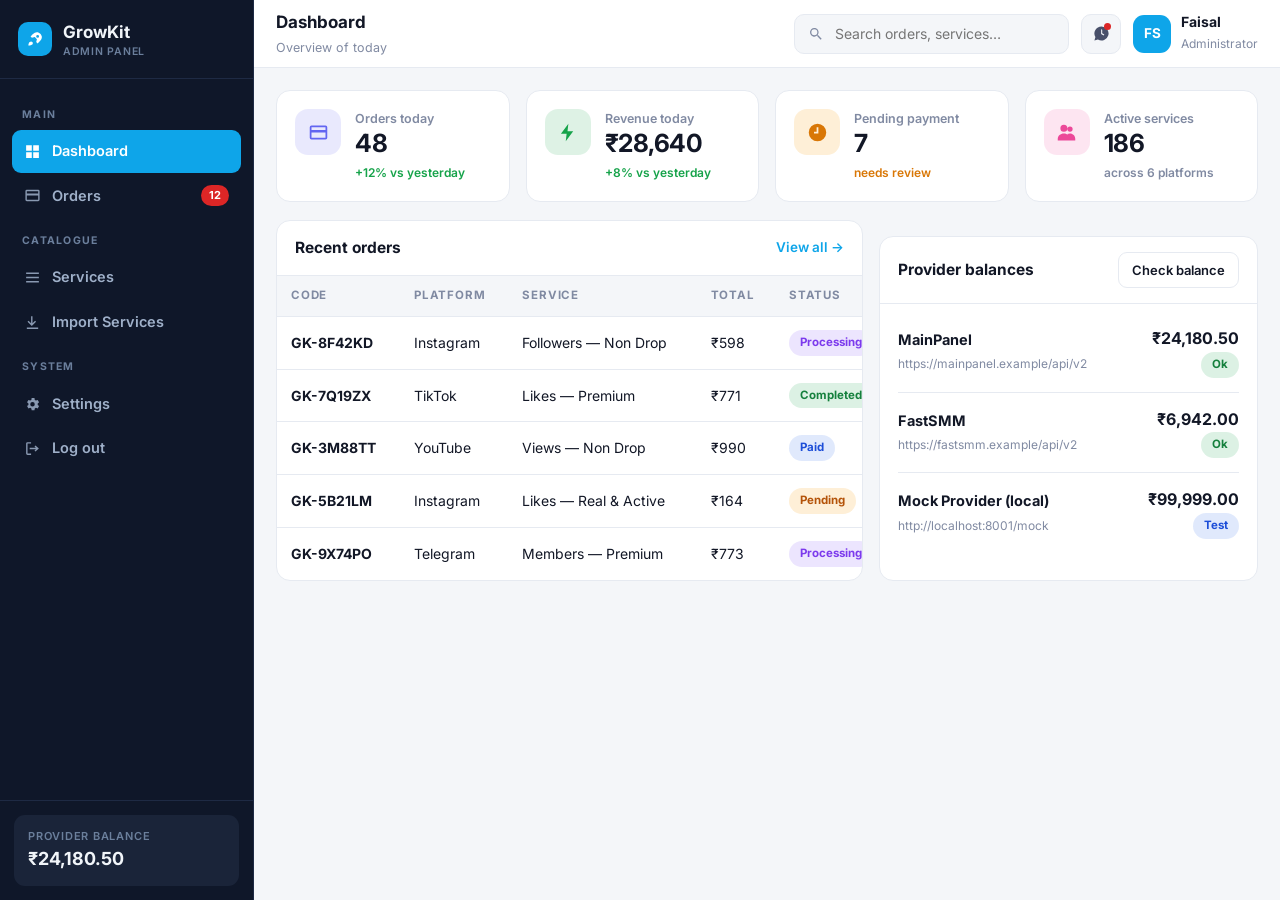
<file: mockups/admin-b.html>
<!doctype html>
<html lang="en">
<head>
<meta charset="utf-8">
<meta name="viewport" content="width=device-width, initial-scale=1">
<title>Admin &mdash; Direction B (Dark Sidebar)</title>
<link rel="preconnect" href="https://fonts.googleapis.com">
<link rel="preconnect" href="https://fonts.gstatic.com" crossorigin>
<link href="https://fonts.googleapis.com/css2?family=Inter:wght@400;500;600;700&display=swap" rel="stylesheet">
<style>
:root{
  --page:#f4f6f9; --surface:#ffffff; --hover:#f6f8fb;
  --ink:#121726; --ink-2:#48506a; --muted:#808aa2;
  --line:#e6eaf1; --line-2:#d3d9e4;
  --acc:#0ea5e9; --acc-on:#ffffff; --acc-soft:#e6f6fe; --acc-ink:#0369a1;
  --ok:#16a34a; --warn:#d97706; --danger:#dc2626; --danger-soft:#fdeaea;
  --side:#0f1729; --side-line:#1e2a44; --side-hover:#1a2439;
  --side-ink:#f1f5f9; --side-ink-2:#9fb0c9; --side-muted:#6b7f9c;
}
*,*::before,*::after{box-sizing:border-box}
html{-webkit-text-size-adjust:100%}
body{margin:0;font-family:'Inter',system-ui,-apple-system,sans-serif;background:var(--page);color:var(--ink);
  line-height:1.55;font-size:15px;-webkit-font-smoothing:antialiased}
a{color:inherit;text-decoration:none}
h1,h2,h3,h4{margin:0;line-height:1.2;letter-spacing:-.02em}
p{margin:0}
button,input,select,textarea{font:inherit;color:inherit}
svg{max-width:100%}
.icon{width:1em;height:1em;display:inline-block;vertical-align:-.125em;fill:currentColor;flex:none}
.mono{font-variant-numeric:tabular-nums;font-feature-settings:"tnum"}
.muted{color:var(--muted);font-size:13px}
.ta-r{text-align:right}
.up{color:var(--ok)}
.warn{color:var(--warn)}

/* buttons */
.btn{display:inline-flex;align-items:center;justify-content:center;gap:8px;border:0;border-radius:10px;
  padding:10px 17px;font-weight:600;font-size:14px;cursor:pointer;white-space:nowrap;
  transition:background .15s, border-color .15s, transform .1s}
.btn:active{transform:translateY(1px)}
.btn-primary{background:var(--acc);color:var(--acc-on)}
.btn-primary:hover{filter:brightness(1.08)}
.btn-ghost{background:var(--surface);color:var(--ink);border:1px solid var(--line)}
.btn-ghost:hover{border-color:var(--line-2);background:var(--hover)}
.btn-ghost.on{background:var(--acc);color:var(--acc-on);border-color:var(--acc)}
.btn-danger{background:var(--danger-soft);color:var(--danger);border:1px solid transparent}
.btn-danger:hover{background:var(--danger);color:#fff}
.btn-sm{padding:7px 13px;font-size:13px;border-radius:9px}
.btn-lg{padding:13px 22px;font-size:15px}
.btn-block{width:100%}

/* shell */
.shell{display:flex;min-height:100vh}
.side{width:254px;flex:none;background:var(--side);border-right:1px solid var(--side-line);
  display:flex;flex-direction:column;position:sticky;top:0;height:100vh;z-index:50}
.brand{display:flex;align-items:center;gap:11px;padding:19px 18px;border-bottom:1px solid var(--side-line);
  font-weight:700;font-size:17px;color:var(--side-ink)}
.logo-mark{width:34px;height:34px;border-radius:10px;background:var(--acc);color:var(--acc-on);display:grid;
  place-items:center;font-size:17px;flex:none}
.brand small{display:block;font-size:10.5px;font-weight:600;color:var(--side-muted);letter-spacing:.07em;
  text-transform:uppercase;line-height:1.3}
.sideclose{display:none;margin-left:auto;background:none;border:0;font-size:24px;color:var(--side-muted);cursor:pointer;line-height:1}
.snav{flex:1;overflow-y:auto;padding:14px 12px}
.sgroup{display:block;font-size:10.5px;font-weight:700;letter-spacing:.12em;text-transform:uppercase;
  color:var(--side-muted);padding:14px 10px 7px}
.snav a{display:flex;align-items:center;gap:11px;padding:10px 12px;border-radius:9px;font-size:14.5px;
  font-weight:600;color:var(--side-ink-2);margin-bottom:2px;transition:background .15s, color .15s}
.snav a .icon{font-size:17px;opacity:.85}
.snav a:hover{background:var(--side-hover);color:var(--side-ink)}
.snav a.on{background:var(--acc);color:var(--acc-on)}
.snav a.on .icon{opacity:1}
.pill{margin-left:auto;background:var(--danger);color:#fff;font-size:11px;font-weight:700;
  padding:2px 8px;border-radius:999px}
.snav a.on .pill{background:rgba(255,255,255,.26)}
.sfoot{padding:14px;border-top:1px solid var(--side-line)}
.bal-mini{background:var(--side-hover);border-radius:11px;padding:13px 14px}
.bal-mini small{display:block;font-size:11px;font-weight:600;color:var(--side-muted);text-transform:uppercase;letter-spacing:.07em}
.bal-mini b{font-size:18px;font-weight:700;color:var(--side-ink)}

.main{flex:1;min-width:0;display:flex;flex-direction:column}
.topbar{display:flex;align-items:center;gap:16px;background:var(--surface);border-bottom:1px solid var(--line);
  padding:0 22px;height:68px;position:sticky;top:0;z-index:30}
.burger{display:none;background:none;border:1px solid var(--line);border-radius:9px;padding:8px 10px;cursor:pointer}
.crumb b{display:block;font-size:17px;font-weight:700}
.crumb small{color:var(--muted);font-size:12.5px}
.tb-right{margin-left:auto;display:flex;align-items:center;gap:12px}
.search{display:flex;align-items:center;gap:9px;background:var(--page);border:1px solid var(--line);
  border-radius:10px;padding:0 13px;height:40px;min-width:240px}
.search .icon{color:var(--muted);font-size:16px}
.search input{border:0;background:none;outline:none;width:100%;font-size:14px}
.search.wide{min-width:280px;flex:1;max-width:420px}
.iconbtn{position:relative;background:var(--page);border:1px solid var(--line);width:40px;height:40px;
  border-radius:10px;display:grid;place-items:center;cursor:pointer;font-size:17px;color:var(--ink-2)}
.iconbtn .dot{position:absolute;top:8px;right:9px;width:7px;height:7px;border-radius:50%;background:var(--danger)}
.me{display:flex;align-items:center;gap:10px}
.avatar{width:38px;height:38px;border-radius:11px;background:var(--acc);color:var(--acc-on);display:grid;
  place-items:center;font-size:13.5px;font-weight:700;flex:none}
.me-txt b{display:block;font-size:14px;font-weight:700;line-height:1.3}
.me-txt small{color:var(--muted);font-size:12px}

.content{padding:22px;flex:1}
.view{display:none}
.view.on{display:block;animation:fade .22s ease}
@keyframes fade{from{opacity:0;transform:translateY(5px)}to{opacity:1;transform:none}}

/* stat cards */
.cards4{display:grid;grid-template-columns:repeat(4,minmax(0,1fr));gap:16px;margin-bottom:18px}
.scard{background:var(--surface);border:1px solid var(--line);border-radius:14px;padding:18px;display:flex;gap:14px}
.scard .si{width:46px;height:46px;border-radius:13px;display:grid;place-items:center;font-size:21px;flex:none}
.si-a{background:rgba(99,102,241,.14);color:#6366f1}
.si-b{background:rgba(22,163,74,.14);color:#16a34a}
.si-c{background:rgba(245,158,11,.16);color:#d97706}
.si-d{background:rgba(236,72,153,.14);color:#ec4899}
.scard small{display:block;color:var(--muted);font-size:12.5px;font-weight:600}
.scard b{display:block;font-size:25px;font-weight:700;letter-spacing:-.02em;line-height:1.25}
.scard span{font-size:12px;font-weight:600}

.split{display:grid;grid-template-columns:1.55fr 1fr;gap:16px}
.split2{display:grid;grid-template-columns:1.35fr 1fr;gap:16px;align-items:start}
.box{background:var(--surface);border:1px solid var(--line);border-radius:14px;overflow:hidden}
.box + .box{margin-top:16px}
.box-head{display:flex;align-items:center;gap:12px;padding:15px 18px;border-bottom:1px solid var(--line)}
.box-head b{font-size:15.5px;font-weight:700}
.box-head .lnk,.box-head .btn,.box-head .muted,.box-head .st{margin-left:auto}
.lnk{color:var(--acc);font-weight:600;font-size:13.5px}
.lnk.back{display:inline-block;margin-bottom:14px}
.pad{padding:18px}

/* tables */
.tbl-wrap{overflow-x:auto}
.tbl{width:100%;border-collapse:collapse;font-size:14px;min-width:620px}
.tbl th{text-align:left;font-size:11.5px;font-weight:700;letter-spacing:.07em;text-transform:uppercase;
  color:var(--muted);padding:11px 14px;border-bottom:1px solid var(--line);white-space:nowrap;background:var(--page)}
.tbl td{padding:13px 14px;border-bottom:1px solid var(--line);vertical-align:middle}
.tbl tbody tr:last-child td{border-bottom:0}
.tbl tbody tr:hover{background:var(--hover);cursor:pointer}
.tbl tr.dim td{opacity:.62}
.tbl .sub{display:block;color:var(--muted);font-size:12px;font-weight:500;margin-top:2px}
.tbl .empty{text-align:center;color:var(--muted);padding:40px 14px;cursor:default}
.tbl input[type=checkbox]{width:17px;height:17px;accent-color:var(--acc);cursor:pointer}
.chipx{background:var(--acc-soft);color:var(--acc-ink);border-radius:7px;padding:3px 9px;font-size:11.5px;font-weight:700}

/* status tags */
.st{display:inline-block;border-radius:999px;padding:4px 11px;font-size:11.5px;font-weight:700;
  text-transform:capitalize;white-space:nowrap}
.st-pending{background:rgba(245,158,11,.16);color:#b45309}
.st-paid{background:rgba(37,99,235,.14);color:#1d4ed8}
.st-processing{background:rgba(139,92,246,.16);color:#7c3aed}
.st-completed{background:rgba(22,163,74,.15);color:#15803d}
.st-cancelled{background:var(--hover);color:var(--muted)}
.st-api_error{background:rgba(220,38,38,.14);color:#dc2626}

/* providers */
.provs{padding:8px 18px 18px}
.prov{display:flex;align-items:center;gap:14px;padding:14px 0;border-bottom:1px solid var(--line)}
.prov:last-child{border-bottom:0}
.pv-main{flex:1;min-width:0}
.pv-main b{display:block;font-size:14.5px;font-weight:700}
.pv-main small{color:var(--muted);font-size:12px;word-break:break-all}
.pv-bal{text-align:right;flex:none}
.pv-bal b{display:block;font-size:16px;font-weight:700}

/* filters */
.filters{display:flex;gap:10px;flex-wrap:wrap;align-items:center;margin-bottom:16px}
.filters select,.filters input[type=date]{background:var(--surface);border:1px solid var(--line);border-radius:10px;
  padding:0 13px;height:40px;font-size:14px;outline:none;cursor:pointer}
.filters select:focus,.filters input:focus{border-color:var(--acc)}

/* bulk bar */
.bulkbar{display:none;align-items:center;gap:9px;flex-wrap:wrap;background:var(--acc-soft);
  border:1px solid var(--acc);border-radius:12px;padding:11px 15px;margin-bottom:14px}
.bulkbar.on{display:flex}
.bulkbar b{font-size:13.5px;font-weight:700;margin-right:5px}

.pager{display:flex;align-items:center;gap:12px;flex-wrap:wrap;padding:14px 18px;border-top:1px solid var(--line);
  color:var(--muted);font-size:13.5px}
.pbtns{margin-left:auto;display:flex;gap:6px}

/* detail rows */
.drow{display:flex;justify-content:space-between;gap:16px;padding:11px 0;border-bottom:1px solid var(--line);font-size:14px}
.drow:last-child{border-bottom:0}
.drow span{color:var(--muted);font-weight:600}
.drow b{text-align:right;word-break:break-all;font-weight:600}
.acts{display:grid;gap:9px}
.log{list-style:none;padding:0;margin:0 0 18px}
.log li{font-size:13.5px;color:var(--ink-2);padding:8px 0;border-bottom:1px dashed var(--line)}
.log li:last-child{border-bottom:0}
.log b{color:var(--muted);font-weight:700;margin-right:8px;font-variant-numeric:tabular-nums}

/* fields */
.field{margin-bottom:15px}
.field label{display:block;font-size:12.5px;font-weight:700;margin-bottom:7px;color:var(--ink-2)}
.field input,.field select,.field textarea{width:100%;background:var(--page);border:1px solid var(--line);
  border-radius:10px;padding:11px 13px;font-size:14.5px;outline:none;transition:border-color .15s}
.field textarea{resize:vertical;font-family:ui-monospace,monospace;font-size:13px}
.field input:focus,.field select:focus,.field textarea:focus{border-color:var(--acc)}
.field small{display:block;color:var(--muted);font-size:12px;margin-top:6px}
.field2{display:grid;grid-template-columns:1fr 1fr;gap:12px}
.colorrow{display:flex;gap:10px}
.colorrow input[type=color]{width:52px;padding:4px;height:44px;cursor:pointer}
.copyrow{display:flex;gap:9px}
.copyrow input{font-family:ui-monospace,monospace}
.upload{display:flex;align-items:center;gap:9px;background:var(--page);border:1.5px dashed var(--line-2);
  border-radius:10px;padding:13px;font-size:13.5px;color:var(--muted);cursor:pointer;font-weight:600}
.upload:hover{border-color:var(--acc);color:var(--acc)}

/* switches */
.switch{display:inline-flex;align-items:center;gap:10px;font-size:13.5px;font-weight:600;cursor:pointer}
.switch.block{display:flex;padding:11px 0;border-bottom:1px solid var(--line)}
.switch input{position:absolute;opacity:0;width:0;height:0}
.track{width:40px;height:23px;border-radius:999px;background:var(--line-2);position:relative;flex:none;transition:background .2s}
.track::after{content:"";position:absolute;top:2.5px;left:2.5px;width:18px;height:18px;border-radius:50%;
  background:#fff;transition:transform .2s;box-shadow:0 1px 3px rgba(0,0,0,.3)}
.switch input:checked + .track{background:var(--acc)}
.switch input:checked + .track::after{transform:translateX(17px)}

/* import */
.irow{display:grid;grid-template-columns:1fr 1.4fr 1fr auto;gap:12px;align-items:end;margin-bottom:16px}
.optbar{display:flex;align-items:center;gap:20px;flex-wrap:wrap;background:var(--page);border:1px solid var(--line);
  border-radius:12px;padding:13px 16px;margin-bottom:14px}
.markup{display:flex;align-items:center;gap:10px}
.markup label{font-size:13.5px;font-weight:600}
.mk{display:flex;align-items:center;background:var(--surface);border:1px solid var(--line);border-radius:9px;overflow:hidden}
.mk input{width:66px;border:0;background:none;outline:none;padding:8px 11px;font-size:14px;font-weight:600;text-align:right}
.mk input::-webkit-outer-spin-button,.mk input::-webkit-inner-spin-button{-webkit-appearance:none;margin:0}
.mk span{padding:8px 11px 8px 0;color:var(--muted);font-size:13.5px;font-weight:600}
.impfoot{display:flex;align-items:center;gap:14px;flex-wrap:wrap;margin-top:16px}
.impfoot .btn{margin-left:auto}

/* flash */
.ok{display:none;background:rgba(22,163,74,.13);color:#15803d;border-radius:10px;padding:11px 14px;
  font-size:13.5px;font-weight:700;margin-top:12px}
.ok.show{display:block}
.ok.inline{margin-top:0;padding:7px 12px}

.scrim{display:none;position:fixed;inset:0;background:rgba(0,0,0,.45);z-index:45}

/* responsive */
@media (max-width:1200px){ .cards4{grid-template-columns:1fr 1fr} }
@media (max-width:1050px){
  .split,.split2{grid-template-columns:1fr}
  .irow{grid-template-columns:1fr 1fr}
}
@media (max-width:1000px){
  .side{position:fixed;left:0;top:0;transform:translateX(-100%);transition:transform .25s ease;box-shadow:0 0 40px rgba(0,0,0,.3)}
  body.side-open .side{transform:none}
  body.side-open .scrim{display:block}
  .sideclose{display:block}
  .burger{display:grid;place-items:center}
  .search{min-width:0;width:44px;padding:0 12px}
  .search input{display:none}
  .me-txt{display:none}
}
@media (max-width:760px){
  .content{padding:15px}
  .topbar{padding:0 15px;height:62px;gap:11px}
  .cards4{grid-template-columns:1fr;gap:11px}
  .scard b{font-size:22px}
  .irow{grid-template-columns:1fr}
  .field2{grid-template-columns:1fr}
  .hide-sm{display:none}
  .tbl{min-width:0}
  .tbl th,.tbl td{padding:11px 10px}
  .filters{gap:8px}
  .filters select,.filters input[type=date],.search.wide{width:100%;max-width:none;flex:none}
  .optbar{gap:13px}
  .impfoot .btn{margin-left:0;width:100%}
  .crumb small{display:none}
}

</style>
</head>
<body>

<!-- ============ ICON SPRITE (generic glyphs, no brand logos) ============ -->
<svg style="display:none" aria-hidden="true">
  <symbol id="i-instagram" viewBox="0 0 24 24"><path d="M12 2.2c-2.7 0-3 0-4.1.06-1 .05-1.7.21-2.3.45a4.6 4.6 0 0 0-1.7 1.1 4.6 4.6 0 0 0-1.1 1.7c-.24.6-.4 1.3-.45 2.3C2.2 9 2.2 9.3 2.2 12s0 3 .06 4.1c.05 1 .21 1.7.45 2.3a4.6 4.6 0 0 0 1.1 1.7 4.6 4.6 0 0 0 1.7 1.1c.6.24 1.3.4 2.3.45 1.1.06 1.4.06 4.1.06s3 0 4.1-.06c1-.05 1.7-.21 2.3-.45a4.9 4.9 0 0 0 2.8-2.8c.24-.6.4-1.3.45-2.3.06-1.1.06-1.4.06-4.1s0-3-.06-4.1c-.05-1-.21-1.7-.45-2.3a4.6 4.6 0 0 0-1.1-1.7 4.6 4.6 0 0 0-1.7-1.1c-.6-.24-1.3-.4-2.3-.45C15 2.2 14.7 2.2 12 2.2Zm0 1.8c2.67 0 2.98.01 4.03.06.78.04 1.2.16 1.49.27.37.15.64.32.92.6.28.28.45.55.6.92.11.28.23.7.27 1.49.05 1.05.06 1.36.06 4.03s-.01 2.98-.06 4.03c-.04.78-.16 1.2-.27 1.49a3.1 3.1 0 0 1-1.52 1.52c-.28.11-.71.23-1.49.27-1.05.05-1.36.06-4.03.06s-2.98-.01-4.03-.06c-.78-.04-1.2-.16-1.49-.27a3.1 3.1 0 0 1-1.52-1.52c-.11-.28-.23-.71-.27-1.49C4.01 14.98 4 14.67 4 12s.01-2.98.06-4.03c.04-.78.16-1.2.27-1.49.15-.37.32-.64.6-.92.28-.28.55-.45.92-.6.28-.11.71-.23 1.49-.27C8.39 4.65 8.7 4.64 12 4.64Zm0 2.4a4.96 4.96 0 1 0 0 9.92 4.96 4.96 0 0 0 0-9.92Zm0 1.8a3.16 3.16 0 1 1 0 6.32 3.16 3.16 0 0 1 0-6.32Zm6.3-2.14a1.16 1.16 0 1 1-2.32 0 1.16 1.16 0 0 1 2.32 0Z"/></symbol>
  <symbol id="i-tiktok" viewBox="0 0 24 24"><path d="M16.5 2h-3v12.4a2.6 2.6 0 1 1-2.6-2.6c.27 0 .53.04.78.12V8.78A6.1 6.1 0 0 0 10.9 8.7a5.7 5.7 0 1 0 5.7 5.7V8.9a6.4 6.4 0 0 0 4 1.38V7.2a3.6 3.6 0 0 1-3.6-3.6V2Z"/></symbol>
  <symbol id="i-youtube" viewBox="0 0 24 24"><path d="M21.6 7.2a2.8 2.8 0 0 0-1.97-1.98C17.9 4.75 12 4.75 12 4.75s-5.9 0-7.63.47A2.8 2.8 0 0 0 2.4 7.2C1.93 8.93 1.93 12 1.93 12s0 3.07.47 4.8a2.8 2.8 0 0 0 1.97 1.98c1.73.47 7.63.47 7.63.47s5.9 0 7.63-.47a2.8 2.8 0 0 0 1.97-1.98c.47-1.73.47-4.8.47-4.8s0-3.07-.47-4.8ZM10.1 15.3V8.7L15.8 12l-5.7 3.3Z"/></symbol>
  <symbol id="i-facebook" viewBox="0 0 24 24"><path d="M22 12.06C22 6.5 17.52 2 12 2S2 6.5 2 12.06C2 17.08 5.66 21.25 10.44 22v-7.03H7.9v-2.91h2.54V9.85c0-2.51 1.49-3.9 3.77-3.9 1.09 0 2.23.2 2.23.2v2.46h-1.26c-1.24 0-1.63.78-1.63 1.57v1.88h2.77l-.44 2.91h-2.33V22C18.34 21.25 22 17.08 22 12.06Z"/></symbol>
  <symbol id="i-x" viewBox="0 0 24 24"><path d="M17.53 3h3.3l-7.2 8.23L22 21h-6.47l-4.3-5.62L6.3 21H3l7.7-8.8L2.4 3h6.6l4.03 5.33L17.53 3Zm-1.16 16.03h1.82L7.3 4.88H5.35l11.02 14.15Z"/></symbol>
  <symbol id="i-telegram" viewBox="0 0 24 24"><path d="M21.6 4.2 18.5 19c-.23 1.03-.85 1.28-1.72.8l-4.75-3.5-2.3 2.2c-.25.26-.47.47-.95.47l.34-4.83 8.8-7.95c.38-.34-.08-.53-.59-.19L6.5 12.84l-4.68-1.46c-1.02-.32-1.04-1.02.21-1.5l17.9-6.9c.85-.31 1.6.2 1.33 1.22Z"/></symbol>
  <symbol id="i-shield" viewBox="0 0 24 24"><path d="M12 2 4 5v6.5c0 5 3.4 9.3 8 10.5 4.6-1.2 8-5.5 8-10.5V5l-8-3Zm-1 14-3.5-3.5 1.4-1.4L11 13.2l4.6-4.6 1.4 1.4L11 16Z"/></symbol>
  <symbol id="i-bolt" viewBox="0 0 24 24"><path d="M13 2 4.5 13.5H11L10 22l8.5-11.5H12L13 2Z"/></symbol>
  <symbol id="i-users" viewBox="0 0 24 24"><path d="M9 11a4 4 0 1 0 0-8 4 4 0 0 0 0 8Zm7 0a3 3 0 1 0 0-6 3 3 0 0 0 0 6Zm0 2c-1.2 0-2.3.3-3.2.8 1.4 1 2.2 2.4 2.2 4.2V21h7v-2c0-3.3-2.7-6-6-6ZM9 13c-3.9 0-7 2.7-7 6v2h14v-2c0-3.3-3.1-6-7-6Z"/></symbol>
  <symbol id="i-chat" viewBox="0 0 24 24"><path d="M12 2a10 10 0 0 0-8.6 15.1L2 22l4.9-1.4A10 10 0 1 0 12 2Zm0 4a1 1 0 0 1 1 1v4.6l3 1.8-.9 1.5-3.6-2.2V7a1 1 0 0 1 .5-1Z"/></symbol>
  <symbol id="i-whatsapp" viewBox="0 0 24 24"><path d="M17.5 14.4c-.3-.15-1.7-.84-1.96-.94-.26-.1-.45-.14-.64.14-.19.29-.75.95-.92 1.14-.17.19-.34.21-.62.07a7.6 7.6 0 0 1-2.25-1.39 8.5 8.5 0 0 1-1.56-1.94c-.16-.28-.02-.44.12-.6.14-.16.34-.4.5-.6.17-.2.22-.33.33-.55.1-.22.05-.4-.03-.57-.08-.17-.63-1.52-.86-2.07-.22-.54-.45-.47-.62-.47h-.53c-.19 0-.5.07-.75.35-.26.28-.98.95-.98 2.33s1 2.7 1.14 2.9c.14.18 1.96 3.13 4.84 4.26 2.87 1.14 2.87.76 3.39.71.52-.05 1.7-.69 1.94-1.36.24-.67.24-1.24.17-1.36-.07-.12-.26-.19-.54-.33ZM12 22a9.9 9.9 0 0 1-5.03-1.37L2 22l1.4-4.86A9.9 9.9 0 0 1 2 12 10 10 0 1 1 12 22Zm0-18.2A8.2 8.2 0 0 0 5.2 16.5l.2.32-.83 2.9 2.98-.8.3.18A8.2 8.2 0 1 0 12 3.8Z"/></symbol>
  <symbol id="i-star" viewBox="0 0 24 24"><path d="m12 17.3-6.2 3.7 1.7-7-5.4-4.7 7.1-.6L12 2l2.8 6.7 7.1.6-5.4 4.7 1.7 7L12 17.3Z"/></symbol>
  <symbol id="i-clock" viewBox="0 0 24 24"><path d="M12 2a10 10 0 1 0 0 20 10 10 0 0 0 0-20Zm1 11h-5v-2h3V6h2v7Z"/></symbol>
  <symbol id="i-search" viewBox="0 0 24 24"><path d="M15.5 14h-.8l-.3-.3a6.5 6.5 0 1 0-.7.7l.3.3v.8l5 5 1.5-1.5-5-5Zm-6 0a4.5 4.5 0 1 1 0-9 4.5 4.5 0 0 1 0 9Z"/></symbol>
  <symbol id="i-check" viewBox="0 0 24 24"><path d="M9 16.2 4.8 12l-1.4 1.4L9 19 21 7l-1.4-1.4L9 16.2Z"/></symbol>
  <symbol id="i-rocket" viewBox="0 0 24 24"><path d="M14 3c3.5 0 7 3.5 7 7 0 2-1 4-3 6l-3 3-2-2 1-4-3-3-4 1-2-2 3-3c2-2 4-3 6-3Zm1 4a2 2 0 1 0 0 4 2 2 0 0 0 0-4ZM4 17c1-1 2.5-1 3.5 0s1 2.5 0 3.5C6 22 2 22 2 22s0-4 2-5Z"/></symbol>
  <symbol id="i-card" viewBox="0 0 24 24"><path d="M20 4H4a2 2 0 0 0-2 2v12a2 2 0 0 0 2 2h16a2 2 0 0 0 2-2V6a2 2 0 0 0-2-2Zm0 14H4v-6h16v6Zm0-9H4V6h16v3Z"/></symbol>
  <symbol id="i-menu" viewBox="0 0 24 24"><path d="M3 6h18v2H3V6Zm0 5h18v2H3v-2Zm0 5h18v2H3v-2Z"/></symbol>
  <symbol id="i-grid" viewBox="0 0 24 24"><path d="M3 3h8v8H3V3Zm10 0h8v8h-8V3ZM3 13h8v8H3v-8Zm10 0h8v8h-8v-8Z"/></symbol>
  <symbol id="i-list" viewBox="0 0 24 24"><path d="M3 5h18v2H3V5Zm0 6h18v2H3v-2Zm0 6h18v2H3v-2Z"/></symbol>
  <symbol id="i-down" viewBox="0 0 24 24"><path d="M12 3v10.2l3.6-3.6 1.4 1.4-6 6-6-6 1.4-1.4L10 13.2V3h2ZM4 19h16v2H4v-2Z"/></symbol>
  <symbol id="i-up" viewBox="0 0 24 24"><path d="M12 21V10.8l-3.6 3.6L7 13l6-6 6 6-1.4 1.4L14 10.8V21h-2ZM4 3h16v2H4V3Z"/></symbol>
  <symbol id="i-gear" viewBox="0 0 24 24"><path d="m19.4 13-.1-1 2-1.6-2-3.4-2.4.9-1.7-1-.4-2.5h-4l-.4 2.5-1.7 1-2.4-.9-2 3.4 2 1.6-.1 1 .1 1-2 1.6 2 3.4 2.4-.9 1.7 1 .4 2.5h4l.4-2.5 1.7-1 2.4.9 2-3.4-2-1.6.1-1Zm-7.4 3.2a3.2 3.2 0 1 1 0-6.4 3.2 3.2 0 0 1 0 6.4Z"/></symbol>
  <symbol id="i-out" viewBox="0 0 24 24"><path d="M10 3H5a2 2 0 0 0-2 2v14a2 2 0 0 0 2 2h5v-2H5V5h5V3Zm6.2 4.6-1.4 1.4 2 2H8v2h8.8l-2 2 1.4 1.4L21 12l-4.8-4.4Z"/></symbol>
</svg>

<div class="shell">
  <!-- ============ SIDEBAR ============ -->
  <aside class="side" id="side">
    <div class="brand">
      <span class="logo-mark"><svg class="icon"><use href="#i-rocket"></use></svg></span>
      <span>GrowKit<small>Admin Panel</small></span>
      <button class="sideclose" onclick="toggleSide()">&times;</button>
    </div>
    <nav class="snav">
      <span class="sgroup">Main</span>
      <a href="#dashboard" class="on" data-view="dashboard"><svg class="icon"><use href="#i-grid"></use></svg> Dashboard</a>
      <a href="#orders" data-view="orders"><svg class="icon"><use href="#i-card"></use></svg> Orders <span class="pill">12</span></a>
      <span class="sgroup">Catalogue</span>
      <a href="#services" data-view="services"><svg class="icon"><use href="#i-list"></use></svg> Services</a>
      <a href="#import" data-view="import"><svg class="icon"><use href="#i-down"></use></svg> Import Services</a>
      <span class="sgroup">System</span>
      <a href="#settings" data-view="settings"><svg class="icon"><use href="#i-gear"></use></svg> Settings</a>
      <a href="#" onclick="return false"><svg class="icon"><use href="#i-out"></use></svg> Log out</a>
    </nav>
    <div class="sfoot">
      <div class="bal-mini">
        <small>Provider balance</small>
        <b>&#8377;24,180.50</b>
      </div>
    </div>
  </aside>

  <!-- ============ MAIN ============ -->
  <div class="main">
    <header class="topbar">
      <button class="burger" onclick="toggleSide()"><svg class="icon"><use href="#i-menu"></use></svg></button>
      <div class="crumb"><b id="viewTitle">Dashboard</b><small id="viewSub">Overview of today</small></div>
      <div class="tb-right">
        <div class="search"><svg class="icon"><use href="#i-search"></use></svg>
          <input placeholder="Search orders, services&hellip;"></div>
        <button class="iconbtn" title="Notifications"><svg class="icon"><use href="#i-chat"></use></svg><span class="dot"></span></button>
        <div class="me"><span class="avatar">FS</span><span class="me-txt"><b>Faisal</b><small>Administrator</small></span></div>
      </div>
    </header>

    <div class="content">

      <!-- ================= DASHBOARD ================= -->
      <section class="view on" id="v-dashboard">
        <div class="cards4">
          <div class="scard"><div class="si si-a"><svg class="icon"><use href="#i-card"></use></svg></div>
            <div><small>Orders today</small><b>48</b><span class="up">+12% vs yesterday</span></div></div>
          <div class="scard"><div class="si si-b"><svg class="icon"><use href="#i-bolt"></use></svg></div>
            <div><small>Revenue today</small><b>&#8377;28,640</b><span class="up">+8% vs yesterday</span></div></div>
          <div class="scard"><div class="si si-c"><svg class="icon"><use href="#i-clock"></use></svg></div>
            <div><small>Pending payment</small><b>7</b><span class="warn">needs review</span></div></div>
          <div class="scard"><div class="si si-d"><svg class="icon"><use href="#i-users"></use></svg></div>
            <div><small>Active services</small><b>186</b><span class="muted">across 6 platforms</span></div></div>
        </div>

        <div class="split">
          <div class="box">
            <div class="box-head"><b>Recent orders</b><a href="#orders" data-view="orders" class="lnk">View all &rarr;</a></div>
            <div class="tbl-wrap"><table class="tbl" id="recentTbl"></table></div>
          </div>
          <div class="box">
            <div class="box-head"><b>Provider balances</b><button class="btn btn-ghost btn-sm" onclick="checkBal(this)">Check balance</button></div>
            <div class="provs" id="provList"></div>
          </div>
        </div>
      </section>

      <!-- ================= ORDERS ================= -->
      <section class="view" id="v-orders">
        <div class="filters">
          <div class="search wide"><svg class="icon"><use href="#i-search"></use></svg>
            <input placeholder="Order code, link or WhatsApp number" oninput="renderOrders()" id="oSearch"></div>
          <select id="fStatus" onchange="renderOrders()">
            <option value="">All statuses</option><option>pending</option><option>paid</option>
            <option>processing</option><option>completed</option><option>cancelled</option><option>api_error</option>
          </select>
          <select id="fPlat" onchange="renderOrders()">
            <option value="">All platforms</option><option>Instagram</option><option>TikTok</option>
            <option>YouTube</option><option>Facebook</option><option>X</option><option>Telegram</option>
          </select>
          <input type="date" id="fDate" onchange="renderOrders()">
          <button class="btn btn-ghost" onclick="resetFilters()">Reset</button>
          <button class="btn btn-primary" style="margin-left:auto">Export CSV</button>
        </div>
        <div class="box">
          <div class="tbl-wrap"><table class="tbl" id="ordersTbl"></table></div>
          <div class="pager"><span id="oCount">Showing 8 of 128 orders</span>
            <div class="pbtns"><button class="btn btn-ghost btn-sm">Prev</button>
              <button class="btn btn-ghost btn-sm on">1</button><button class="btn btn-ghost btn-sm">2</button>
              <button class="btn btn-ghost btn-sm">3</button><button class="btn btn-ghost btn-sm">Next</button></div></div>
        </div>
      </section>

      <!-- ================= ORDER DETAIL ================= -->
      <section class="view" id="v-order">
        <a href="#orders" data-view="orders" class="lnk back">&larr; Back to orders</a>
        <div class="split2">
          <div>
            <div class="box">
              <div class="box-head"><b>Order GK-8F42KD</b><span class="st st-processing">processing</span></div>
              <div class="pad">
                <div class="drow"><span>Service</span><b>Instagram Followers &mdash; Non Drop</b></div>
                <div class="drow"><span>Provider</span><b>MainPanel (service #1042)</b></div>
                <div class="drow"><span>Provider order ID</span><b>99381726</b></div>
                <div class="drow"><span>Quantity</span><b>1,000</b></div>
                <div class="drow"><span>Link</span><b>https://instagram.com/yourbrand</b></div>
                <div class="drow"><span>WhatsApp</span><b>+92 300 1234567</b></div>
                <div class="drow"><span>Charge / Cost</span><b>&#8377;598.00 / &#8377;412.00</b></div>
                <div class="drow"><span>Profit</span><b class="up">&#8377;186.00 (31%)</b></div>
                <div class="drow"><span>Start count</span><b>12,500</b></div>
                <div class="drow"><span>Remains</span><b>360</b></div>
                <div class="drow"><span>Placed</span><b>Today, 11:04</b></div>
              </div>
            </div>
            <div class="box">
              <div class="box-head"><b>Payment</b><span class="st st-paid">confirmed</span></div>
              <div class="pad">
                <div class="drow"><span>Method</span><b>JazzCash</b></div>
                <div class="drow"><span>Transaction ID</span><b>102938475601</b></div>
                <div class="drow"><span>Amount sent</span><b>&#8377;598.00</b></div>
                <div class="drow"><span>Submitted</span><b>Today, 11:09</b></div>
              </div>
            </div>
          </div>
          <div>
            <div class="box">
              <div class="box-head"><b>Actions</b></div>
              <div class="pad acts">
                <button class="btn btn-primary btn-block" onclick="act(this,'Marked as paid')">Mark as paid</button>
                <button class="btn btn-ghost btn-block" onclick="act(this,'Sent to provider')">Send to provider</button>
                <button class="btn btn-ghost btn-block" onclick="act(this,'Status synced')">Sync status now</button>
                <button class="btn btn-ghost btn-block" onclick="act(this,'Refill requested')">Request refill</button>
                <button class="btn btn-ghost btn-block" onclick="act(this,'Order cancelled')">Cancel at provider</button>
                <button class="btn btn-ghost btn-block" onclick="act(this,'Marked completed')">Mark completed manually</button>
                <button class="btn btn-danger btn-block" onclick="act(this,'Order refunded')">Refund order</button>
                <div class="ok" id="actOk"></div>
              </div>
            </div>
            <div class="box">
              <div class="box-head"><b>Activity log</b></div>
              <div class="pad">
                <ul class="log">
                  <li><b>11:04</b> Order created by customer</li>
                  <li><b>11:09</b> Payment submitted &mdash; TRX 102938475601</li>
                  <li><b>11:11</b> Payment confirmed by admin</li>
                  <li><b>11:11</b> Sent to MainPanel &mdash; provider order 99381726</li>
                  <li><b>11:26</b> Status synced: in progress, remains 360</li>
                </ul>
                <div class="field"><label>Add internal note</label>
                  <input placeholder="Visible to admins only"></div>
                <button class="btn btn-ghost btn-block">Save note</button>
              </div>
            </div>
          </div>
        </div>
      </section>

      <!-- ================= SERVICES ================= -->
      <section class="view" id="v-services">
        <div class="filters">
          <div class="search wide"><svg class="icon"><use href="#i-search"></use></svg>
            <input placeholder="Search service name" oninput="renderServices()" id="sSearch"></div>
          <select id="sPlat" onchange="renderServices()">
            <option value="">All platforms</option><option>Instagram</option><option>TikTok</option>
            <option>YouTube</option><option>Facebook</option><option>X</option><option>Telegram</option>
          </select>
          <select id="sCat" onchange="renderServices()">
            <option value="">All categories</option><option>Followers</option><option>Likes</option><option>Views</option>
          </select>
          <select id="sState" onchange="renderServices()">
            <option value="">Active &amp; inactive</option><option>active</option><option>inactive</option>
          </select>
          <button class="btn btn-primary" style="margin-left:auto">+ Add service</button>
        </div>
        <div class="bulkbar" id="bulkBar">
          <b><span id="selCount">0</span> selected</b>
          <button class="btn btn-ghost btn-sm" onclick="bulk('Activated')">Activate</button>
          <button class="btn btn-ghost btn-sm" onclick="bulk('Deactivated')">Deactivate</button>
          <button class="btn btn-ghost btn-sm" onclick="bulk('Markup applied')">Set markup %</button>
          <button class="btn btn-ghost btn-sm" onclick="bulk('Prices synced')">Sync prices</button>
          <button class="btn btn-danger btn-sm" onclick="bulk('Deleted')">Delete</button>
          <span class="ok inline" id="bulkOk"></span>
        </div>
        <div class="box">
          <div class="tbl-wrap"><table class="tbl" id="servicesTbl"></table></div>
        </div>
      </section>

      <!-- ================= IMPORT ================= -->
      <section class="view" id="v-import">
        <div class="box">
          <div class="box-head"><b>Import services from provider</b><span class="muted" id="impCached">cached 4 minutes ago</span></div>
          <div class="pad">
            <div class="irow">
              <div class="field"><label>Provider</label>
                <select id="impProv" onchange="renderImport()">
                  <option>MainPanel</option><option>FastSMM</option><option>Mock Provider (local)</option></select></div>
              <div class="field"><label>Search</label>
                <input placeholder="e.g. instagram followers" oninput="renderImport()" id="impSearch"></div>
              <div class="field"><label>Provider category</label>
                <select id="impCat" onchange="renderImport()">
                  <option value="">All categories</option><option>Instagram Followers</option>
                  <option>Instagram Likes</option><option>TikTok Followers</option><option>YouTube Views</option>
                  <option>Telegram Members</option></select></div>
              <div class="field"><label>&nbsp;</label>
                <button class="btn btn-ghost btn-block" onclick="refetch(this)">Refresh from API</button></div>
            </div>

            <div class="optbar">
              <label class="switch"><input type="checkbox" id="autoDetect" checked onchange="renderImport()">
                <span class="track"></span> Auto-detect platform &amp; category</label>
              <div class="markup">
                <label>Markup</label>
                <div class="mk"><input type="number" id="markup" value="35" min="0" max="500" oninput="renderImport()"><span>%</span></div>
              </div>
              <label class="switch"><input type="checkbox" id="skipExisting" checked>
                <span class="track"></span> Update existing instead of skipping</label>
              <span class="muted" id="impSel" style="margin-left:auto">0 selected</span>
            </div>

            <div class="tbl-wrap"><table class="tbl" id="importTbl"></table></div>

            <div class="impfoot">
              <span class="muted" id="impNote">Prices shown include your markup.</span>
              <button class="btn btn-primary" onclick="doImport(this)">Import selected services</button>
            </div>
            <div class="ok" id="impOk"></div>
          </div>
        </div>
      </section>

      <!-- ================= SETTINGS ================= -->
      <section class="view" id="v-settings">
        <div class="split2">
          <div>
            <div class="box">
              <div class="box-head"><b>Site settings</b></div>
              <div class="pad">
                <div class="field"><label>Site name</label><input value="GrowKit"></div>
                <div class="field"><label>Tagline</label><input value="Buy social media growth, safely"></div>
                <div class="field2">
                  <div class="field"><label>Currency symbol</label><input value="&#8377;"></div>
                  <div class="field"><label>Default platform</label>
                    <select><option>Instagram</option><option>TikTok</option><option>YouTube</option></select></div>
                </div>
                <div class="field"><label>Theme colour</label>
                  <div class="colorrow"><input type="color" value="#6c4df6" id="themeColor" oninput="pickColor()">
                    <input value="#6c4df6" id="themeHex" readonly></div></div>
                <div class="field2">
                  <div class="field"><label>Logo</label><div class="upload"><svg class="icon"><use href="#i-up"></use></svg> Upload logo.png</div></div>
                  <div class="field"><label>Favicon</label><div class="upload"><svg class="icon"><use href="#i-up"></use></svg> Upload favicon.ico</div></div>
                </div>
              </div>
            </div>
            <div class="box">
              <div class="box-head"><b>Contact &amp; support</b></div>
              <div class="pad">
                <div class="field"><label>WhatsApp number</label><input value="+92 300 1234567"></div>
                <div class="field"><label>Support email</label><input value="help@growkit.example"></div>
                <div class="field"><label>Head code (analytics, pixels)</label>
                  <textarea rows="4" placeholder="&lt;!-- pasted into &lt;head&gt; --&gt;"></textarea></div>
              </div>
            </div>
          </div>
          <div>
            <div class="box">
              <div class="box-head"><b>Orders &amp; automation</b></div>
              <div class="pad">
                <label class="switch block"><input type="checkbox" checked><span class="track"></span> Auto-send orders to provider when marked paid</label>
                <label class="switch block"><input type="checkbox" checked><span class="track"></span> Auto-sync order statuses on cron</label>
                <label class="switch block"><input type="checkbox"><span class="track"></span> Allow manual services (no provider)</label>
                <label class="switch block"><input type="checkbox" checked><span class="track"></span> Require transaction ID before confirming</label>
                <div class="field"><label>Default markup %</label><input type="number" value="35"></div>
                <div class="field"><label>Cron key</label>
                  <div class="copyrow"><input value="a7f3c9d14b8e2605" readonly>
                    <button class="btn btn-ghost btn-sm" onclick="act(this,'Copied')">Copy</button></div>
                  <small>Cron URL: /cron/a7f3c9d14b8e2605</small></div>
              </div>
            </div>
            <div class="box">
              <div class="box-head"><b>Save</b></div>
              <div class="pad">
                <button class="btn btn-primary btn-block btn-lg" onclick="act(this,'Settings saved')">Save settings</button>
                <div class="ok" id="setOk"></div>
              </div>
            </div>
          </div>
        </div>
      </section>

    </div>
  </div>
  <div class="scrim" id="scrim" onclick="toggleSide()"></div>
</div>

<script>
/* ===================== DUMMY DATA ===================== */
var ORDERS = [
  ['GK-8F42KD','Instagram','Followers — Non Drop','1,000','₹598','processing','+92 300 1234567','11:04'],
  ['GK-7Q19ZX','TikTok','Likes — Premium','2,500','₹771','completed','+92 321 9876543','10:52'],
  ['GK-3M88TT','YouTube','Views — Non Drop','10,000','₹990','paid','+92 333 5551212','10:40'],
  ['GK-5B21LM','Instagram','Likes — Real & Active','500','₹164','pending','+92 300 4445566','10:31'],
  ['GK-9X74PO','Telegram','Members — Premium','1,000','₹773','processing','+92 345 1112233','10:12'],
  ['GK-2D55RE','Facebook','Page Followers — Non Drop','2,000','₹1,298','completed','+92 311 7778899','09:58'],
  ['GK-6K30AS','X','Followers — Premium','500','₹697','api_error','+92 302 2223344','09:41'],
  ['GK-4N67CV','TikTok','Video Views — Non Drop','25,000','₹725','cancelled','+92 334 6667788','09:20']
];
var PROVIDERS = [
  ['MainPanel','https://mainpanel.example/api/v2','₹24,180.50','ok'],
  ['FastSMM','https://fastsmm.example/api/v2','₹6,942.00','ok'],
  ['Mock Provider (local)','http://localhost:8001/mock','₹99,999.00','test']
];
var SERVICES = [
  [1042,'Instagram Followers — Non Drop','Instagram','Followers','MainPanel','₹412','₹598','100 / 100,000','active'],
  [1043,'Instagram Followers — Premium','Instagram','Followers','MainPanel','₹640','₹927','100 / 50,000','active'],
  [1044,'Instagram Likes — Instant','Instagram','Likes','MainPanel','₹103','₹149','50 / 50,000','active'],
  [1180,'Instagram Reels Views','Instagram','Views','FastSMM','₹27','₹39','500 / 1,000,000','active'],
  [2051,'TikTok Followers — Non Drop','TikTok','Followers','MainPanel','₹482','₹699','100 / 100,000','active'],
  [2052,'TikTok Likes — Premium','TikTok','Likes','FastSMM','₹213','₹308','50 / 50,000','active'],
  [3010,'YouTube Subscribers','YouTube','Followers','MainPanel','₹1,310','₹1,899','100 / 20,000','inactive'],
  [3011,'YouTube Views — High Retention','YouTube','Views','FastSMM','₹68','₹99','500 / 1,000,000','active'],
  [4005,'Facebook Page Followers','Facebook','Followers','MainPanel','₹448','₹649','100 / 50,000','active'],
  [5002,'X Followers — Premium','X','Followers','FastSMM','₹620','₹899','100 / 25,000','active'],
  [6001,'Telegram Members — Non Drop','Telegram','Followers','MainPanel','₹344','₹499','100 / 100,000','active'],
  [6002,'Telegram Post Views','Telegram','Views','MainPanel','₹13','₹19','500 / 500,000','inactive']
];
var REMOTE = [
  [1042,'Instagram Followers | Non Drop | Max 100K | Instant','Instagram Followers',412,100,100000,true],
  [1043,'Instagram Followers | Premium Quality | Real Looking','Instagram Followers',640,100,50000,true],
  [1051,'Instagram Followers | Indian | HQ','Instagram Followers',755,100,20000,false],
  [1044,'Instagram Likes | Instant Start | Non Drop','Instagram Likes',103,50,50000,true],
  [1061,'Instagram Story Views | Fast','Instagram Likes',58,100,100000,false],
  [2051,'TikTok Followers | Non Drop | Max 100K','TikTok Followers',482,100,100000,true],
  [2061,'TikTok Followers | Real & Active | Slow','TikTok Followers',940,50,20000,false],
  [3011,'YouTube Views | High Retention | Non Drop','YouTube Views',68,500,1000000,true],
  [3021,'YouTube Likes | Worldwide','YouTube Views',240,50,50000,false],
  [6001,'Telegram Members | Non Drop | Cheap','Telegram Members',344,100,100000,true],
  [6011,'Telegram Reactions | Mixed Positive','Telegram Members',171,20,50000,false],
  [7001,'Spotify Plays | Premium Accounts','Other Services',88,1000,500000,false]
];

/* ===================== HELPERS ===================== */
function esc(s){ return String(s).replace(/&/g,'&amp;').replace(/</g,'&lt;'); }
function money(n){ return '₹' + n.toString().replace(/\B(?=(\d{3})+(?!\d))/g, ','); }
function fmt(n){ return n.toString().replace(/\B(?=(\d{3})+(?!\d))/g, ','); }
function flash(el, msg){
  var box = el.closest('.pad, .bulkbar') || document.body;
  var ok = box.querySelector('.ok');
  if(!ok) return;
  ok.textContent = msg; ok.classList.add('show');
  setTimeout(function(){ ok.classList.remove('show'); }, 2200);
}
function act(btn, msg){ flash(btn, '✓ ' + msg); }
function bulk(msg){
  var n = document.querySelectorAll('#servicesTbl .rowchk:checked').length;
  var ok = document.getElementById('bulkOk');
  ok.textContent = '✓ ' + msg + ' ' + n + ' service' + (n===1?'':'s');
  ok.classList.add('show');
  setTimeout(function(){ ok.classList.remove('show'); }, 2200);
}
function checkBal(btn){
  btn.textContent = 'Checking…';
  setTimeout(function(){ btn.textContent = 'Check balance'; renderProviders(); }, 900);
}
function refetch(btn){
  btn.textContent = 'Fetching…';
  setTimeout(function(){
    btn.textContent = 'Refresh from API';
    document.getElementById('impCached').textContent = 'cached just now';
    renderImport();
  }, 900);
}
function pickColor(){
  var v = document.getElementById('themeColor').value;
  document.getElementById('themeHex').value = v;
}

/* ===================== RENDER ===================== */
function stTag(s){ return '<span class="st st-'+s+'">'+s.replace('_',' ')+'</span>'; }

function renderRecent(){
  var rows = ORDERS.slice(0,5).map(function(o){
    return '<tr onclick="showView(\'order\')"><td><b>'+o[0]+'</b></td><td>'+o[1]+'</td>'+
      '<td class="hide-sm">'+esc(o[2])+'</td><td>'+o[4]+'</td><td>'+stTag(o[5])+'</td></tr>';
  }).join('');
  document.getElementById('recentTbl').innerHTML =
    '<thead><tr><th>Code</th><th>Platform</th><th class="hide-sm">Service</th><th>Total</th><th>Status</th></tr></thead><tbody>'+rows+'</tbody>';
}
function renderProviders(){
  document.getElementById('provList').innerHTML = PROVIDERS.map(function(p){
    return '<div class="prov"><div class="pv-main"><b>'+p[0]+'</b><small>'+p[1]+'</small></div>'+
      '<div class="pv-bal"><b>'+p[2]+'</b><span class="st st-'+(p[3]==='ok'?'completed':'paid')+'">'+p[3]+'</span></div></div>';
  }).join('');
}
function renderOrders(){
  var q = (document.getElementById('oSearch').value||'').toLowerCase();
  var st = document.getElementById('fStatus').value;
  var pl = document.getElementById('fPlat').value;
  var list = ORDERS.filter(function(o){
    if(st && o[5] !== st) return false;
    if(pl && o[1] !== pl) return false;
    if(q && (o[0]+o[2]+o[6]).toLowerCase().indexOf(q) === -1) return false;
    return true;
  });
  var rows = list.map(function(o){
    return '<tr onclick="showView(\'order\')"><td><b>'+o[0]+'</b><small class="sub">'+o[7]+'</small></td>'+
      '<td>'+o[1]+'</td><td class="hide-sm">'+esc(o[2])+'</td><td>'+o[3]+'</td><td>'+o[4]+'</td>'+
      '<td class="hide-sm">'+o[6]+'</td><td>'+stTag(o[5])+'</td>'+
      '<td class="ta-r"><button class="btn btn-ghost btn-sm" onclick="event.stopPropagation();showView(\'order\')">Open</button></td></tr>';
  }).join('') || '<tr><td colspan="8" class="empty">No orders match these filters.</td></tr>';
  document.getElementById('ordersTbl').innerHTML =
    '<thead><tr><th>Code</th><th>Platform</th><th class="hide-sm">Service</th><th>Qty</th><th>Total</th>'+
    '<th class="hide-sm">WhatsApp</th><th>Status</th><th></th></tr></thead><tbody>'+rows+'</tbody>';
  document.getElementById('oCount').textContent = 'Showing '+list.length+' of 128 orders';
}
function resetFilters(){
  document.getElementById('oSearch').value = '';
  document.getElementById('fStatus').value = '';
  document.getElementById('fPlat').value = '';
  document.getElementById('fDate').value = '';
  renderOrders();
}
function renderServices(){
  var q = (document.getElementById('sSearch').value||'').toLowerCase();
  var pl = document.getElementById('sPlat').value;
  var ct = document.getElementById('sCat').value;
  var stt = document.getElementById('sState').value;
  var list = SERVICES.filter(function(s){
    if(pl && s[2] !== pl) return false;
    if(ct && s[3] !== ct) return false;
    if(stt && s[8] !== stt) return false;
    if(q && s[1].toLowerCase().indexOf(q) === -1) return false;
    return true;
  });
  var rows = list.map(function(s){
    return '<tr><td><input type="checkbox" class="rowchk" onchange="countSel()"></td>'+
      '<td class="mono">'+s[0]+'</td><td><b>'+esc(s[1])+'</b><small class="sub">'+s[2]+' · '+s[3]+'</small></td>'+
      '<td class="hide-sm">'+s[4]+'</td><td class="hide-sm">'+s[5]+'</td><td><b>'+s[6]+'</b></td>'+
      '<td class="hide-sm mono">'+s[7]+'</td><td>'+stTag(s[8]==='active'?'completed':'cancelled').replace(/>[a-z ]+</,'>'+s[8]+'<')+'</td>'+
      '<td class="ta-r"><button class="btn btn-ghost btn-sm">Edit</button></td></tr>';
  }).join('') || '<tr><td colspan="9" class="empty">No services match these filters.</td></tr>';
  document.getElementById('servicesTbl').innerHTML =
    '<thead><tr><th><input type="checkbox" onchange="toggleAll(this)"></th><th>ID</th><th>Service</th>'+
    '<th class="hide-sm">Provider</th><th class="hide-sm">Cost</th><th>Price</th>'+
    '<th class="hide-sm">Min / Max</th><th>State</th><th></th></tr></thead><tbody>'+rows+'</tbody>';
  countSel();
}
function toggleAll(box){
  var chks = document.querySelectorAll('#servicesTbl .rowchk');
  for(var i=0;i<chks.length;i++) chks[i].checked = box.checked;
  countSel();
}
function countSel(){
  var n = document.querySelectorAll('#servicesTbl .rowchk:checked').length;
  document.getElementById('selCount').textContent = n;
  document.getElementById('bulkBar').classList.toggle('on', n > 0);
}
/* keyword lists kept at the top so they are easy to extend */
var PLAT_WORDS = [['Instagram',['instagram','insta','ig ']], ['TikTok',['tiktok','tik tok']],
                  ['YouTube',['youtube','yt ']],            ['Facebook',['facebook','fb ']],
                  ['Telegram',['telegram','tg ']],          ['X',['twitter',' x ','x.com']]];
var KIND_WORDS = [['Followers',['follower','member','subscriber','sub ']],
                  ['Likes',    ['like','reaction','heart']],
                  ['Views',    ['view','play','impression']]];
function match(text, table){
  for(var i=0;i<table.length;i++){
    var words = table[i][1];
    for(var j=0;j<words.length;j++){ if(text.indexOf(words[j]) > -1) return table[i][0]; }
  }
  return '';
}
/* the service name is more specific than the provider's category name
   ("Telegram Reactions" sits under a category called "Telegram Members"),
   so the name is matched first and the category is only a fallback */
function detect(name, cat){
  var n = ' ' + name.toLowerCase() + ' ', c = ' ' + cat.toLowerCase() + ' ';
  return [ match(n, PLAT_WORDS) || match(c, PLAT_WORDS),
           match(n, KIND_WORDS) || match(c, KIND_WORDS) ];
}
function renderImport(){
  var q = (document.getElementById('impSearch').value||'').toLowerCase();
  var cat = document.getElementById('impCat').value;
  var auto = document.getElementById('autoDetect').checked;
  var mk = parseFloat(document.getElementById('markup').value) || 0;
  var list = REMOTE.filter(function(r){
    if(cat && r[2] !== cat) return false;
    if(q && r[1].toLowerCase().indexOf(q) === -1) return false;
    return true;
  });
  var rows = list.map(function(r, i){
    var d = auto ? detect(r[1], r[2]) : ['', ''];
    var price = Math.round(r[3] * (1 + mk/100));
    var exists = r[6];
    return '<tr'+(exists?' class="dim"':'')+'>'+
      '<td><input type="checkbox" class="impchk" onchange="countImp()"'+(exists?'':' checked')+'></td>'+
      '<td class="mono">'+r[0]+'</td>'+
      '<td><b>'+esc(r[1])+'</b><small class="sub">'+esc(r[2])+'</small></td>'+
      '<td class="hide-sm">'+(d[0] ? '<span class="chipx">'+d[0]+'</span>' : '<span class="muted">—</span>')+'</td>'+
      '<td class="hide-sm">'+(d[1] ? '<span class="chipx">'+d[1]+'</span>' : '<span class="muted">—</span>')+'</td>'+
      '<td class="hide-sm">'+money(r[3])+'</td>'+
      '<td><b>'+money(price)+'</b></td>'+
      '<td class="hide-sm mono">'+fmt(r[4])+' / '+fmt(r[5])+'</td>'+
      '<td>'+(exists?'<span class="st st-paid">exists</span>':'<span class="st st-completed">new</span>')+'</td></tr>';
  }).join('') || '<tr><td colspan="9" class="empty">Nothing matches this search.</td></tr>';
  document.getElementById('importTbl').innerHTML =
    '<thead><tr><th><input type="checkbox" checked onchange="toggleImp(this)"></th><th>ID</th>'+
    '<th>Provider service</th><th class="hide-sm">Platform</th><th class="hide-sm">Category</th>'+
    '<th class="hide-sm">Cost</th><th>Your price</th><th class="hide-sm">Min / Max</th><th></th></tr></thead><tbody>'+rows+'</tbody>';
  document.getElementById('impNote').textContent =
    'Prices shown include your '+mk+'% markup. '+(auto?'Platform and category are detected from the provider category name.':'Auto-detect is off — assign platform and category after import.');
  countImp();
}
function toggleImp(box){
  var chks = document.querySelectorAll('#importTbl .impchk');
  for(var i=0;i<chks.length;i++) chks[i].checked = box.checked;
  countImp();
}
function countImp(){
  var n = document.querySelectorAll('#importTbl .impchk:checked').length;
  document.getElementById('impSel').textContent = n + ' selected';
}
function doImport(btn){
  var n = document.querySelectorAll('#importTbl .impchk:checked').length;
  if(!n){ flash(btn, 'Select at least one service to import.'); return; }
  btn.textContent = 'Importing…';
  setTimeout(function(){
    btn.textContent = 'Import selected services';
    flash(btn, '✓ Imported ' + n + ' service' + (n===1?'':'s') + ' (existing ones updated)');
  }, 950);
}

/* ===================== VIEW SWITCHING ===================== */
var TITLES = {
  dashboard:['Dashboard','Overview of today'],
  orders:['Orders','All customer orders'],
  order:['Order detail','GK-8F42KD'],
  services:['Services','What customers can buy'],
  'import':['Import Services','Pull services from a provider'],
  settings:['Settings','Site, orders and automation']
};
function showView(name){
  var views = document.querySelectorAll('.view');
  for(var i=0;i<views.length;i++) views[i].classList.toggle('on', views[i].id === 'v-'+name);
  var links = document.querySelectorAll('.snav a[data-view]');
  for(var j=0;j<links.length;j++) links[j].classList.toggle('on', links[j].dataset.view === name);
  var t = TITLES[name] || ['',''];
  document.getElementById('viewTitle').textContent = t[0];
  document.getElementById('viewSub').textContent = t[1];
  if(window.innerWidth < 1000) closeSide();
  window.scrollTo(0,0);
  if(name === 'orders') renderOrders();
  if(name === 'services') renderServices();
  if(name === 'import') renderImport();
}
function toggleSide(){ document.body.classList.toggle('side-open'); }
function closeSide(){ document.body.classList.remove('side-open'); }
document.addEventListener('click', function(e){
  var a = e.target.closest('a[data-view]');
  if(a){ e.preventDefault(); showView(a.dataset.view); }
});

/* ===================== BOOT ===================== */
renderRecent(); renderProviders(); renderOrders(); renderServices(); renderImport();
</script>

</body>
</html>
</file>
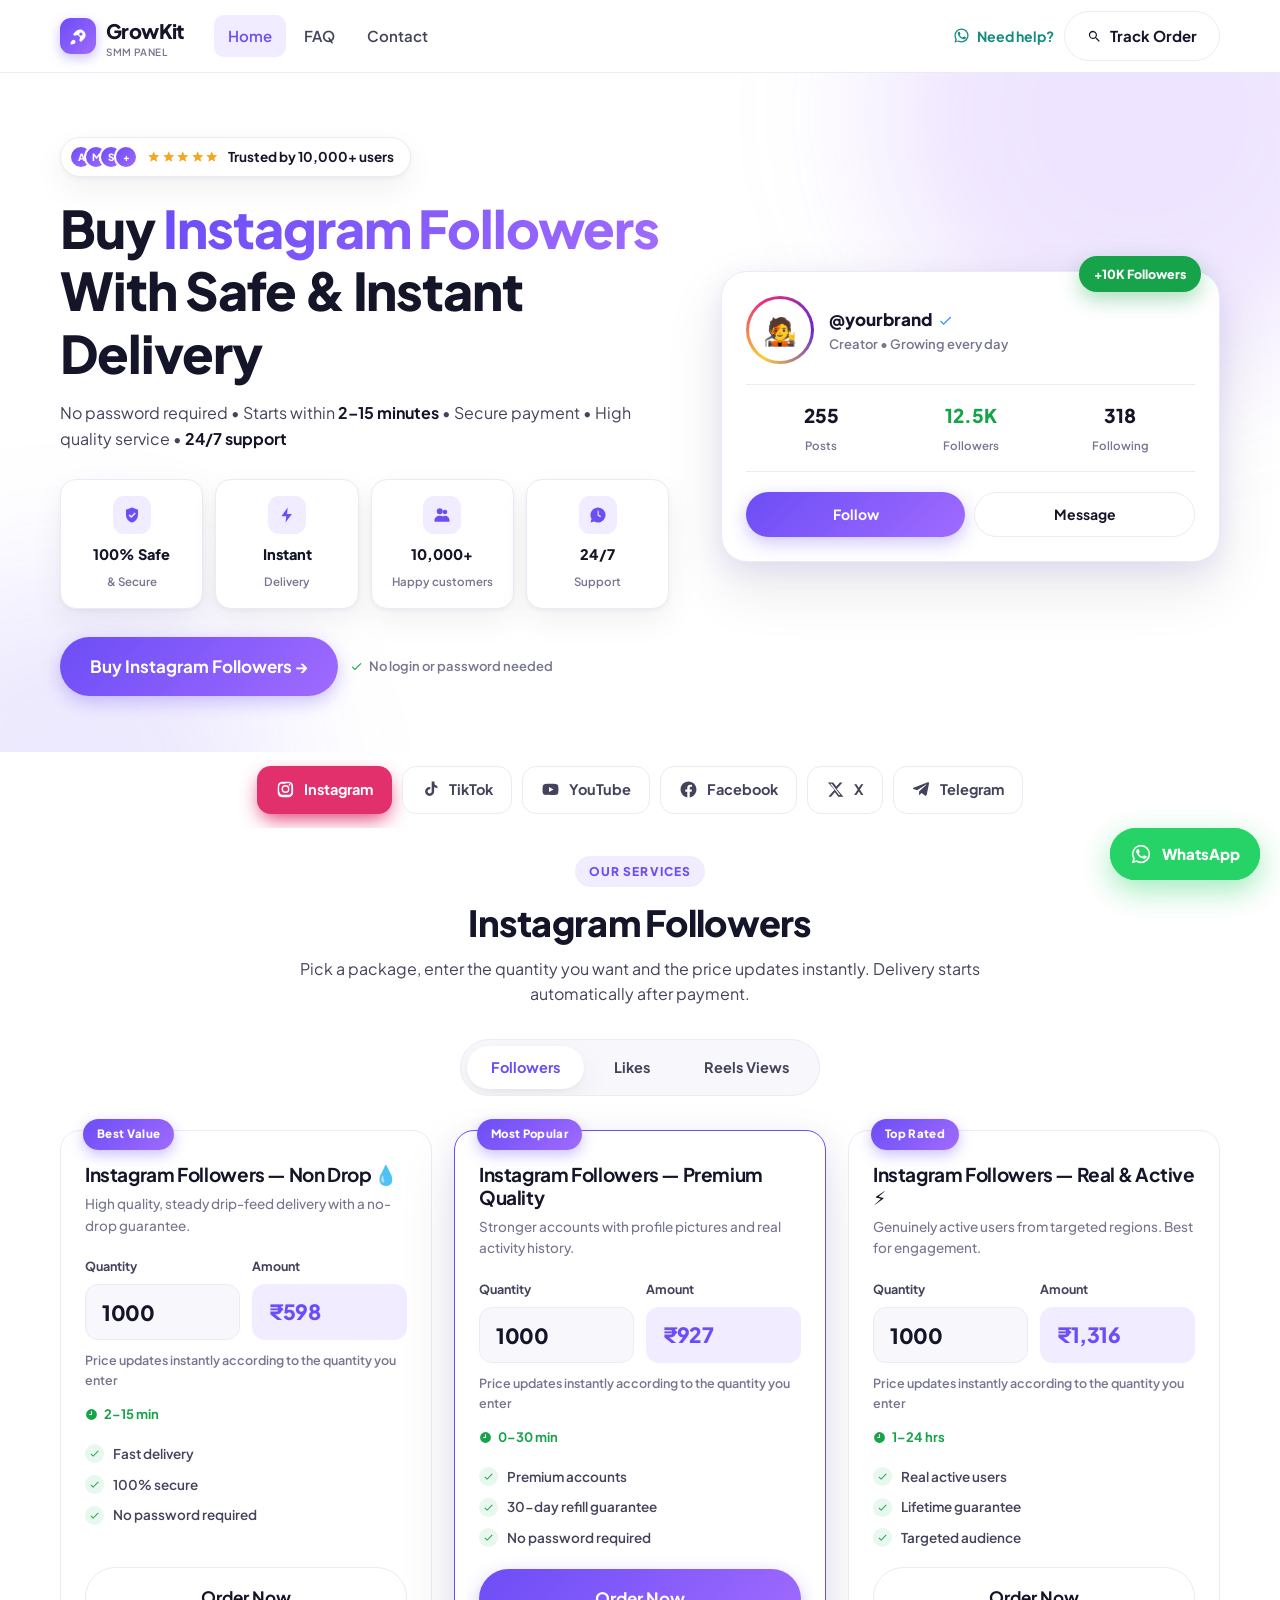
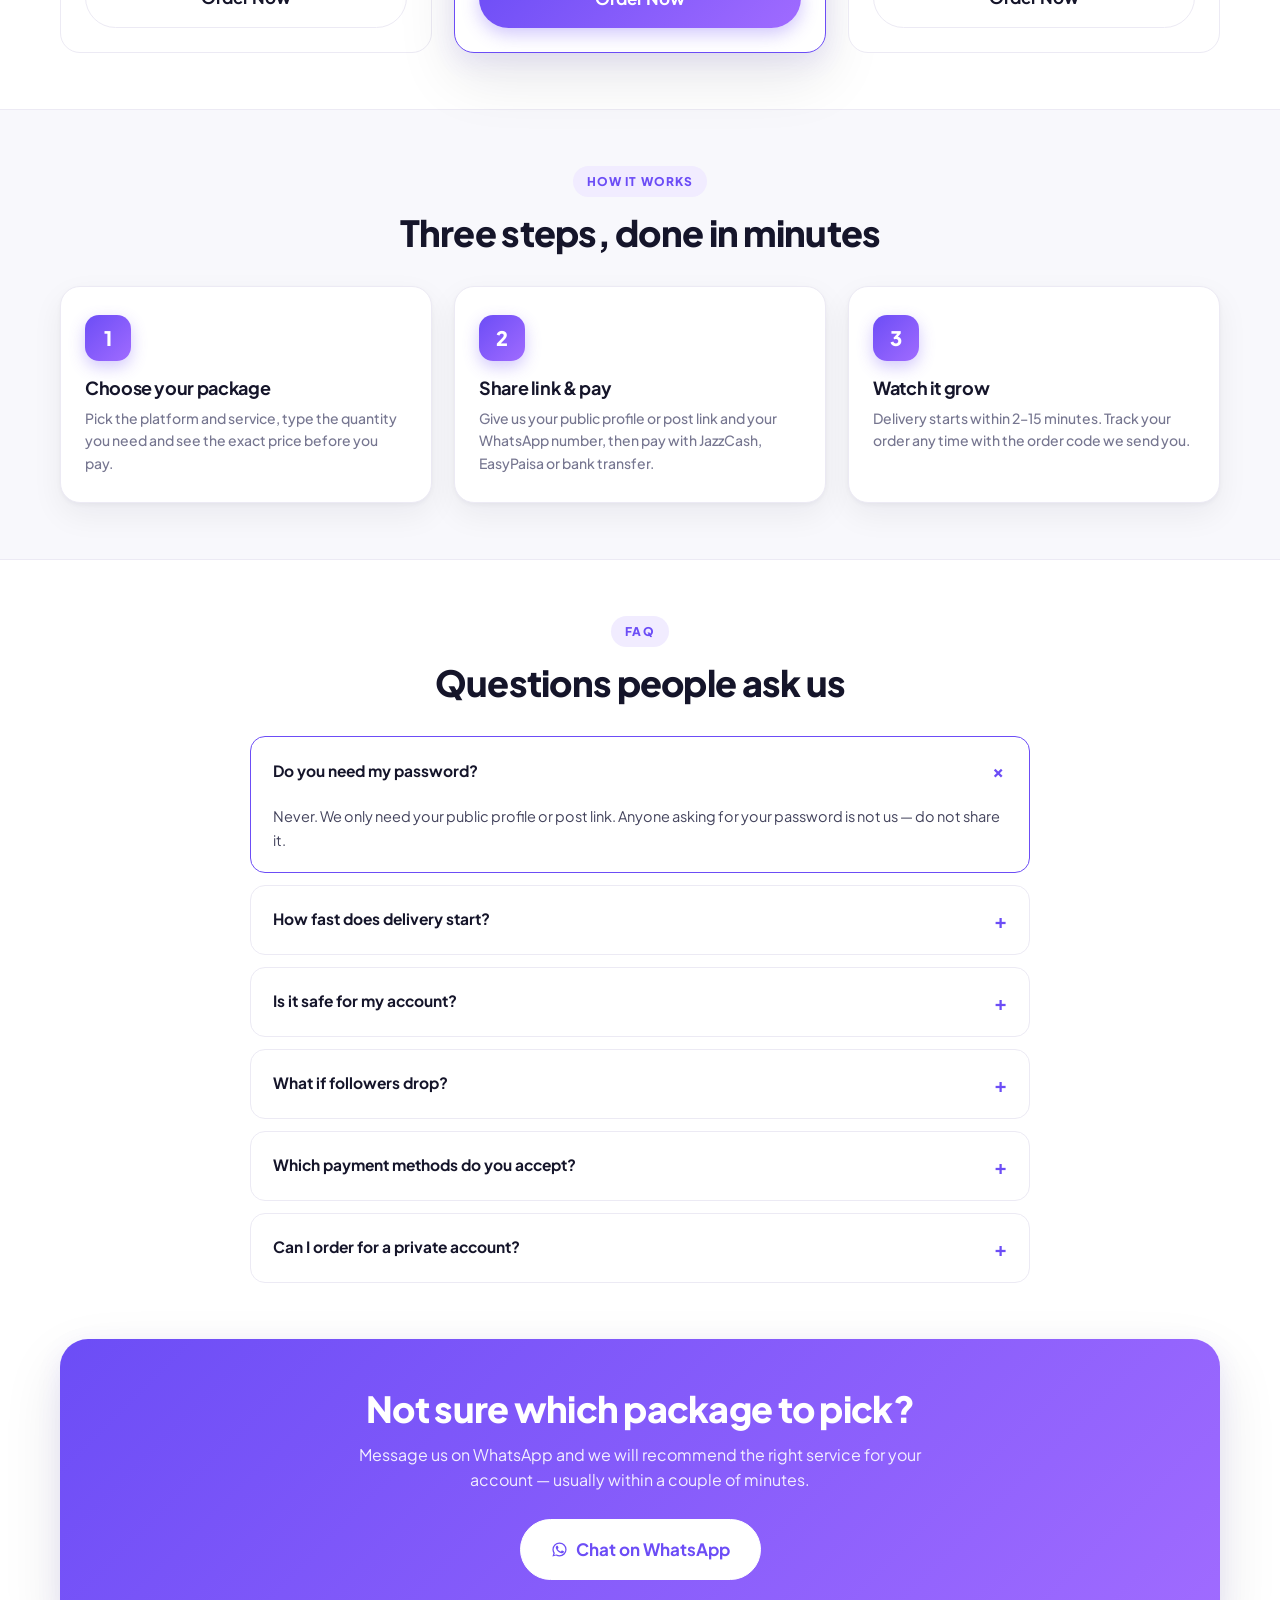
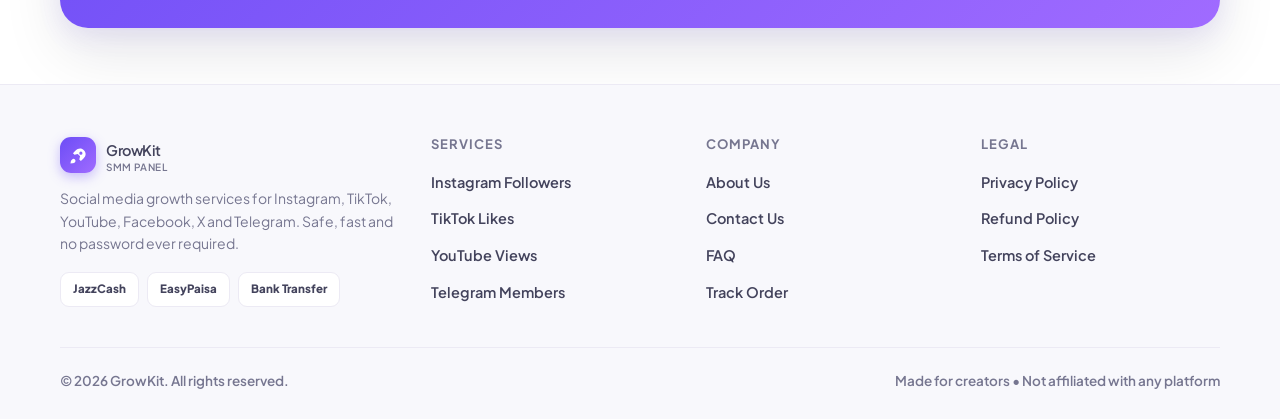
<file: mockups/front-a.html>
<!doctype html>
<html lang="en">
<head>
<meta charset="utf-8">
<meta name="viewport" content="width=device-width, initial-scale=1">
<title>SMM Panel — Direction A (Clean Light)</title>
<link rel="preconnect" href="https://fonts.googleapis.com">
<link rel="preconnect" href="https://fonts.gstatic.com" crossorigin>
<link href="https://fonts.googleapis.com/css2?family=Plus+Jakarta+Sans:wght@400;500;600;700;800&display=swap" rel="stylesheet">
<style>
*,*::before,*::after{box-sizing:border-box}
:root{
  --brand:#6c4df6; --brand-2:#a06bff; --brand-soft:#f1ecff;
  --ink:#15152a; --ink-2:#43435c; --muted:#767690;
  --bg:#ffffff; --bg-soft:#f8f8fc; --line:#eceaf4;
  --ok:#16a34a; --warn:#f59e0b; --radius:20px;
  --shadow:0 2px 4px rgba(21,21,42,.04), 0 12px 32px rgba(21,21,42,.06);
  --shadow-lg:0 8px 24px rgba(108,77,246,.10), 0 24px 60px rgba(21,21,42,.10);
}
html{-webkit-text-size-adjust:100%}
body{margin:0;font-family:'Plus Jakarta Sans',system-ui,-apple-system,Segoe UI,sans-serif;
  color:var(--ink);background:var(--bg);line-height:1.6;overflow-x:hidden}
img,svg{max-width:100%}
a{color:inherit;text-decoration:none}
h1,h2,h3,h4{margin:0;line-height:1.2;letter-spacing:-.02em}
p{margin:0}
button,input,select{font:inherit;color:inherit}
.wrap{width:100%;max-width:1200px;margin:0 auto;padding:0 20px}
.icon{width:1em;height:1em;display:inline-block;vertical-align:-.125em;fill:currentColor;flex:none}

/* ---------- buttons ---------- */
.btn{display:inline-flex;align-items:center;justify-content:center;gap:8px;
  border:0;border-radius:999px;padding:12px 22px;font-weight:700;font-size:15px;
  cursor:pointer;transition:transform .15s ease, box-shadow .15s ease, background .15s ease;white-space:nowrap}
.btn:active{transform:translateY(1px)}
.btn-primary{background:linear-gradient(135deg,var(--brand),var(--brand-2));color:#fff;
  box-shadow:0 6px 18px rgba(108,77,246,.32)}
.btn-primary:hover{box-shadow:0 10px 26px rgba(108,77,246,.42)}
.btn-ghost{background:#fff;color:var(--ink);border:1.5px solid var(--line)}
.btn-ghost:hover{border-color:#d9d4ee;background:var(--bg-soft)}
.btn-wa{background:#25d366;color:#fff;box-shadow:0 6px 18px rgba(37,211,102,.3)}
.btn-lg{padding:16px 30px;font-size:17px}
.btn-block{width:100%}

/* ---------- header ---------- */
header{position:sticky;top:0;z-index:40;background:rgba(255,255,255,.88);
  backdrop-filter:blur(14px);border-bottom:1px solid var(--line)}
.nav{display:flex;align-items:center;gap:18px;height:72px}
.logo{display:flex;align-items:center;gap:10px;font-weight:800;font-size:20px;letter-spacing:-.03em}
.logo-mark{width:36px;height:36px;border-radius:11px;flex:none;
  background:linear-gradient(135deg,var(--brand),var(--brand-2));color:#fff;
  display:grid;place-items:center;font-size:19px;box-shadow:0 4px 12px rgba(108,77,246,.35)}
.logo small{display:block;font-size:10px;font-weight:600;color:var(--muted);letter-spacing:.06em;text-transform:uppercase;line-height:1}
.nav-links{display:flex;gap:4px;margin-left:12px}
.nav-links a{padding:9px 14px;border-radius:10px;font-weight:600;font-size:15px;color:var(--ink-2)}
.nav-links a:hover,.nav-links a.active{background:var(--brand-soft);color:var(--brand)}
.nav-right{margin-left:auto;display:flex;align-items:center;gap:10px}
.wa-link{display:inline-flex;align-items:center;gap:7px;font-weight:700;font-size:14px;color:#128c7e}
.wa-link:hover{text-decoration:underline}
.burger{display:none;background:none;border:1.5px solid var(--line);border-radius:10px;padding:9px 11px;cursor:pointer}

/* ---------- hero ---------- */
.hero{position:relative;padding:64px 0 56px;overflow:hidden}
.hero::before,.hero::after{content:"";position:absolute;border-radius:50%;filter:blur(70px);z-index:-1}
.hero::before{width:520px;height:520px;background:rgba(160,107,255,.18);top:-220px;right:-120px}
.hero::after{width:420px;height:420px;background:rgba(108,77,246,.12);bottom:-240px;left:-140px}
.hero-grid{display:grid;grid-template-columns:1.1fr .9fr;gap:52px;align-items:center}
.badge-trust{display:inline-flex;align-items:center;gap:9px;background:#fff;border:1px solid var(--line);
  border-radius:999px;padding:7px 16px 7px 8px;font-size:13.5px;font-weight:700;box-shadow:var(--shadow)}
.stars{display:inline-flex;gap:1px;color:#f5a623}
.avatars{display:flex;padding-right:9px}
.avatars span{width:24px;height:24px;border-radius:50%;border:2px solid #fff;margin-right:-9px;
  background:linear-gradient(135deg,var(--brand),var(--brand-2));display:grid;place-items:center;
  font-size:10px;color:#fff;font-weight:800}
h1{font-size:clamp(30px,4.6vw,52px);font-weight:800;margin:20px 0 16px}
h1 .grad{background:linear-gradient(120deg,var(--brand),var(--brand-2));-webkit-background-clip:text;background-clip:text;color:transparent}
.hero-sub{color:var(--ink-2);font-size:16px;max-width:52ch}
.hero-sub b{color:var(--ink)}
.stats{display:grid;grid-template-columns:repeat(4,1fr);gap:12px;margin:28px 0}
.stat{background:#fff;border:1px solid var(--line);border-radius:16px;padding:16px 12px;text-align:center;box-shadow:var(--shadow)}
.stat .si{width:38px;height:38px;border-radius:11px;margin:0 auto 9px;display:grid;place-items:center;
  background:var(--brand-soft);color:var(--brand);font-size:18px}
.stat b{display:block;font-size:14.5px;font-weight:800}
.stat small{color:var(--muted);font-size:11.5px;font-weight:600}
.hero-cta{display:flex;flex-wrap:wrap;gap:12px;align-items:center}
.hero-note{font-size:13px;color:var(--muted);display:flex;align-items:center;gap:6px;font-weight:600}

/* profile card */
.pcard{background:#fff;border:1px solid var(--line);border-radius:26px;padding:24px;box-shadow:var(--shadow-lg);position:relative}
.pcard-top{display:flex;align-items:center;gap:15px}
.pavatar{width:68px;height:68px;border-radius:50%;flex:none;padding:3px;
  background:conic-gradient(from 210deg,#f9ce34,#ee2a7b,#6228d7,#f9ce34)}
.pavatar i{display:grid;place-items:center;width:100%;height:100%;border-radius:50%;background:#fff;font-size:27px;font-style:normal}
.phandle{font-weight:800;font-size:17px;display:flex;align-items:center;gap:6px}
.verified{color:#3897f0;font-size:15px}
.pbio{color:var(--muted);font-size:13px;font-weight:600}
.pstats{display:grid;grid-template-columns:repeat(3,1fr);margin:20px 0;text-align:center;
  border-top:1px solid var(--line);border-bottom:1px solid var(--line);padding:15px 0}
.pstats b{display:block;font-size:19px;font-weight:800;transition:color .3s}
.pstats small{color:var(--muted);font-size:11.5px;font-weight:600}
.pstats .up b{color:var(--ok)}
.pbtns{display:flex;gap:9px}
.pbtns .btn{flex:1;padding:10px;font-size:14px}
.float-pill{position:absolute;top:-16px;right:18px;background:var(--ok);color:#fff;font-weight:800;font-size:12.5px;
  padding:8px 15px;border-radius:999px;box-shadow:0 8px 20px rgba(22,163,74,.35);animation:bob 3s ease-in-out infinite}
@keyframes bob{0%,100%{transform:translateY(0)}50%{transform:translateY(-7px)}}

/* ---------- platform switcher ---------- */
.psec{padding:8px 0 0}
.plat-scroll{overflow-x:auto;scrollbar-width:none;padding:6px 0 14px;-webkit-overflow-scrolling:touch}
.plat-scroll::-webkit-scrollbar{display:none}
.plats{display:flex;gap:10px;min-width:max-content;justify-content:center}
.plat{display:flex;align-items:center;gap:9px;background:#fff;border:1.5px solid var(--line);
  border-radius:14px;padding:11px 18px;font-weight:700;font-size:14.5px;cursor:pointer;
  transition:all .18s ease;color:var(--ink-2)}
.plat .icon{font-size:19px}
.plat:hover{border-color:#d9d4ee;transform:translateY(-2px)}
.plat.active{color:#fff;border-color:transparent;background:var(--pc,var(--brand));
  box-shadow:0 8px 20px -4px var(--pc,var(--brand))}

/* ---------- services ---------- */
.section{padding:56px 0}
.section-head{text-align:center;max-width:680px;margin:0 auto 32px}
.eyebrow{display:inline-block;background:var(--brand-soft);color:var(--brand);font-weight:800;
  font-size:12px;letter-spacing:.09em;text-transform:uppercase;padding:6px 14px;border-radius:999px;margin-bottom:14px}
h2{font-size:clamp(25px,3.4vw,36px);font-weight:800}
.section-head p{color:var(--ink-2);margin-top:12px}
.tabs{display:flex;gap:6px;justify-content:center;background:var(--bg-soft);border:1px solid var(--line);
  border-radius:999px;padding:6px;width:max-content;max-width:100%;margin:0 auto 34px;overflow-x:auto;scrollbar-width:none}
.tabs::-webkit-scrollbar{display:none}
.tab{border:0;background:none;border-radius:999px;padding:10px 24px;font-weight:700;font-size:14.5px;
  cursor:pointer;color:var(--ink-2);white-space:nowrap;transition:all .18s}
.tab.active{background:#fff;color:var(--brand);box-shadow:var(--shadow)}
.cards{display:grid;grid-template-columns:repeat(auto-fit,minmax(min(300px,100%),1fr));gap:22px}
.card{min-width:0;background:#fff;border:1.5px solid var(--line);border-radius:var(--radius);padding:24px;
  display:flex;flex-direction:column;position:relative;transition:transform .2s, box-shadow .2s, border-color .2s}
.card:hover{transform:translateY(-4px);box-shadow:var(--shadow-lg);border-color:#ddd6f8}
.card.featured{border-color:var(--brand);box-shadow:var(--shadow-lg)}
.cbadge{position:absolute;top:-12px;left:22px;background:linear-gradient(135deg,var(--brand),var(--brand-2));
  color:#fff;font-size:11.5px;font-weight:800;padding:6px 14px;border-radius:999px;letter-spacing:.03em;
  box-shadow:0 5px 14px rgba(108,77,246,.35)}
.card h3{font-size:19px;margin:8px 0 7px;display:flex;align-items:center;gap:8px;flex-wrap:wrap}
.cdesc{color:var(--muted);font-size:13.5px;font-weight:500;min-height:40px}
/* ---- quantity + amount (kept deliberately plain) ---- */
.qp{display:grid;grid-template-columns:1fr 1fr;gap:12px;margin:20px 0 0}
.qp-f>span{display:block;font-size:12.5px;font-weight:700;color:var(--ink-2);margin-bottom:8px}
.qp input,.qp .price{width:100%;height:56px;border:1.5px solid var(--line);border-radius:13px;padding:0 16px;
  font-size:21px;font-weight:800;letter-spacing:-.02em;outline:none;background:var(--bg-soft);
  display:flex;align-items:center;font-family:inherit}
.qp input{-moz-appearance:textfield}
.qp input::-webkit-outer-spin-button,.qp input::-webkit-inner-spin-button{-webkit-appearance:none;margin:0}
.qp input:focus{border-color:var(--brand);background:#fff}
.qp .price{background:var(--brand-soft);border-color:transparent;color:var(--brand)}
.qp-note{font-size:12.5px;color:var(--muted);font-weight:600;margin-top:10px}
.qp-err{color:#dc2626;font-size:12.5px;font-weight:700;margin-top:7px;display:none}
.qp-err.show{display:block}
.qp-del{display:flex;align-items:center;gap:6px;font-size:13px;font-weight:700;color:var(--ok);margin-top:14px}
.feats{list-style:none;padding:0;margin:18px 0;display:grid;gap:9px}
.feats li{display:flex;align-items:center;gap:9px;font-size:13.5px;font-weight:600;color:var(--ink-2)}
.tick{width:19px;height:19px;border-radius:50%;background:#e8f8ee;color:var(--ok);display:grid;place-items:center;font-size:11px;flex:none}
.card .btn{margin-top:auto}
.empty{text-align:center;padding:50px 20px;color:var(--muted);font-weight:600;grid-column:1/-1}

/* ---------- how it works ---------- */
.steps{display:grid;grid-template-columns:repeat(3,1fr);gap:22px;counter-reset:s}
.step{background:#fff;border:1.5px solid var(--line);border-radius:var(--radius);padding:28px 24px;position:relative;box-shadow:var(--shadow)}
.step-n{width:46px;height:46px;border-radius:14px;background:linear-gradient(135deg,var(--brand),var(--brand-2));
  color:#fff;display:grid;place-items:center;font-weight:800;font-size:20px;margin-bottom:16px;
  box-shadow:0 6px 16px rgba(108,77,246,.3)}
.step h3{font-size:18px;margin-bottom:8px}
.step p{color:var(--muted);font-size:14px;font-weight:500}

/* ---------- faq ---------- */
.faq{max-width:780px;margin:0 auto;display:grid;gap:12px}
.fitem{background:#fff;border:1.5px solid var(--line);border-radius:15px;overflow:hidden;transition:border-color .2s}
.fitem.open{border-color:var(--brand)}
.fq{width:100%;text-align:left;background:none;border:0;padding:18px 22px;font-weight:700;font-size:15.5px;
  cursor:pointer;display:flex;justify-content:space-between;align-items:center;gap:14px}
.fq i{font-style:normal;font-size:20px;color:var(--brand);transition:transform .25s;flex:none}
.fitem.open .fq i{transform:rotate(45deg)}
.fa{max-height:0;overflow:hidden;transition:max-height .3s ease}
.fa p{padding:0 22px 20px;color:var(--ink-2);font-size:14.5px}

/* ---------- cta band ---------- */
.band{background:linear-gradient(135deg,var(--brand),var(--brand-2));border-radius:28px;padding:48px 36px;
  text-align:center;color:#fff;box-shadow:var(--shadow-lg)}
.band h2{margin-bottom:12px}
.band p{opacity:.9;max-width:50ch;margin:0 auto 26px}
.band .btn-ghost{background:#fff;color:var(--brand);border-color:#fff}

/* ---------- footer ---------- */
footer{background:var(--bg-soft);border-top:1px solid var(--line);padding:52px 0 28px;margin-top:56px}
.fgrid{display:grid;grid-template-columns:1.4fr repeat(3,1fr);gap:36px}
.fgrid h4{font-size:13px;text-transform:uppercase;letter-spacing:.08em;color:var(--muted);margin-bottom:16px}
.fgrid ul{list-style:none;padding:0;margin:0;display:grid;gap:11px}
.fgrid a{font-size:14.5px;font-weight:600;color:var(--ink-2)}
.fgrid a:hover{color:var(--brand)}
.fabout p{color:var(--muted);font-size:14px;margin-top:14px;max-width:34ch}
.pays{display:flex;gap:8px;margin-top:18px;flex-wrap:wrap}
.pay{background:#fff;border:1px solid var(--line);border-radius:9px;padding:7px 12px;font-size:11.5px;font-weight:800;color:var(--ink-2)}
.fbottom{border-top:1px solid var(--line);margin-top:40px;padding-top:22px;display:flex;
  justify-content:space-between;gap:16px;flex-wrap:wrap;color:var(--muted);font-size:13.5px;font-weight:600}

/* ---------- modal ---------- */
.overlay{position:fixed;inset:0;background:rgba(21,21,42,.55);backdrop-filter:blur(5px);z-index:90;
  display:none;align-items:center;justify-content:center;padding:20px;overflow-y:auto}
.overlay.show{display:flex}
.modal{background:#fff;border-radius:24px;width:100%;max-width:460px;box-shadow:0 30px 70px rgba(0,0,0,.3);
  animation:pop .25s cubic-bezier(.2,.9,.3,1.2);max-height:calc(100vh - 40px);overflow-y:auto}
@keyframes pop{from{opacity:0;transform:translateY(16px) scale(.97)}to{opacity:1;transform:none}}
.mhead{display:flex;align-items:flex-start;gap:14px;padding:24px 24px 0}
.mhead h3{font-size:20px}
.mhead p{color:var(--muted);font-size:13.5px;font-weight:600;margin-top:4px}
.mclose{margin-left:auto;background:var(--bg-soft);border:0;width:34px;height:34px;border-radius:50%;
  font-size:19px;cursor:pointer;color:var(--ink-2);flex:none;line-height:1}
.mclose:hover{background:#eceaf4}
.mbody{padding:22px 24px 24px}
.summary{display:flex;align-items:center;gap:13px;background:linear-gradient(135deg,var(--brand-soft),#faf8ff);
  border-radius:15px;padding:15px;margin-bottom:20px}
.summary .si{width:44px;height:44px;border-radius:12px;background:#fff;display:grid;place-items:center;font-size:21px;flex:none;color:var(--brand)}
.summary b{display:block;font-size:15px}
.summary small{color:var(--muted);font-size:12.5px;font-weight:700}
.summary .amt{margin-left:auto;font-size:21px;font-weight:800;color:var(--brand);white-space:nowrap}
.field{margin-bottom:16px}
.field label{display:block;font-size:13px;font-weight:700;margin-bottom:7px}
.field input{width:100%;border:1.5px solid var(--line);border-radius:13px;padding:13px 15px;font-size:15px;
  font-weight:600;outline:none;transition:border-color .15s;background:var(--bg-soft)}
.field input:focus{border-color:var(--brand);background:#fff}
.field small{display:block;color:var(--muted);font-size:12px;font-weight:600;margin-top:6px}
.safe-note{display:flex;gap:10px;background:#e8f8ee;border-radius:13px;padding:13px 15px;
  font-size:13px;font-weight:700;color:#146c3a;margin-bottom:18px}

/* ---------- floating wa ---------- */
.fab{position:fixed;right:20px;bottom:20px;z-index:60;display:flex;align-items:center;gap:10px;
  background:#25d366;color:#fff;border:0;border-radius:999px;padding:14px 20px;font-weight:800;font-size:15px;
  cursor:pointer;box-shadow:0 10px 30px rgba(37,211,102,.45)}
.fab:hover{transform:translateY(-2px)}
.fab .icon{font-size:22px}
.fab::after{content:"";position:absolute;inset:0;border-radius:999px;border:2px solid #25d366;
  animation:ring 2s ease-out infinite}
@keyframes ring{0%{transform:scale(1);opacity:.7}100%{transform:scale(1.35);opacity:0}}

/* ---------- responsive ---------- */
@media (max-width:1000px){
  .hero-grid{grid-template-columns:1fr;gap:38px}
  .pcard{max-width:420px}
  .steps{grid-template-columns:1fr}
  .fgrid{grid-template-columns:1fr 1fr;gap:28px}
}
@media (max-width:760px){
  .nav-links,.nav-right .wa-link,.nav-right .btn-ghost{display:none}
  .burger{display:block;margin-left:auto}
  .nav{height:64px}
  .hero{padding:36px 0 40px}
  .stats{grid-template-columns:1fr 1fr}
  .plats{justify-content:flex-start}
  .section{padding:40px 0}
  .cards{grid-template-columns:minmax(0,1fr)}
  .band{padding:34px 22px;border-radius:22px}
  .fgrid{grid-template-columns:1fr}
  .fab{padding:14px;border-radius:50%}
  .fab span{display:none}
  .hero-cta .btn{width:100%}
}
/* mobile drawer */
.drawer{display:none;border-top:1px solid var(--line);background:#fff;padding:12px 20px 18px}
.drawer.show{display:block}
.drawer a{display:block;padding:12px 0;font-weight:700;border-bottom:1px solid var(--line)}
.drawer .btn{margin-top:14px}
</style>
</head>
<body>

<!-- ============ ICON SPRITE (generic glyphs, no brand logos) ============ -->
<svg style="display:none" aria-hidden="true">
  <symbol id="i-instagram" viewBox="0 0 24 24"><path d="M12 2.2c-2.7 0-3 0-4.1.06-1 .05-1.7.21-2.3.45a4.6 4.6 0 0 0-1.7 1.1 4.6 4.6 0 0 0-1.1 1.7c-.24.6-.4 1.3-.45 2.3C2.2 9 2.2 9.3 2.2 12s0 3 .06 4.1c.05 1 .21 1.7.45 2.3a4.6 4.6 0 0 0 1.1 1.7 4.6 4.6 0 0 0 1.7 1.1c.6.24 1.3.4 2.3.45 1.1.06 1.4.06 4.1.06s3 0 4.1-.06c1-.05 1.7-.21 2.3-.45a4.9 4.9 0 0 0 2.8-2.8c.24-.6.4-1.3.45-2.3.06-1.1.06-1.4.06-4.1s0-3-.06-4.1c-.05-1-.21-1.7-.45-2.3a4.6 4.6 0 0 0-1.1-1.7 4.6 4.6 0 0 0-1.7-1.1c-.6-.24-1.3-.4-2.3-.45C15 2.2 14.7 2.2 12 2.2Zm0 1.8c2.67 0 2.98.01 4.03.06.78.04 1.2.16 1.49.27.37.15.64.32.92.6.28.28.45.55.6.92.11.28.23.7.27 1.49.05 1.05.06 1.36.06 4.03s-.01 2.98-.06 4.03c-.04.78-.16 1.2-.27 1.49a3.1 3.1 0 0 1-1.52 1.52c-.28.11-.71.23-1.49.27-1.05.05-1.36.06-4.03.06s-2.98-.01-4.03-.06c-.78-.04-1.2-.16-1.49-.27a3.1 3.1 0 0 1-1.52-1.52c-.11-.28-.23-.71-.27-1.49C4.01 14.98 4 14.67 4 12s.01-2.98.06-4.03c.04-.78.16-1.2.27-1.49.15-.37.32-.64.6-.92.28-.28.55-.45.92-.6.28-.11.71-.23 1.49-.27C8.39 4.65 8.7 4.64 12 4.64Zm0 2.4a4.96 4.96 0 1 0 0 9.92 4.96 4.96 0 0 0 0-9.92Zm0 1.8a3.16 3.16 0 1 1 0 6.32 3.16 3.16 0 0 1 0-6.32Zm6.3-2.14a1.16 1.16 0 1 1-2.32 0 1.16 1.16 0 0 1 2.32 0Z"/></symbol>
  <symbol id="i-tiktok" viewBox="0 0 24 24"><path d="M16.5 2h-3v12.4a2.6 2.6 0 1 1-2.6-2.6c.27 0 .53.04.78.12V8.78A6.1 6.1 0 0 0 10.9 8.7a5.7 5.7 0 1 0 5.7 5.7V8.9a6.4 6.4 0 0 0 4 1.38V7.2a3.6 3.6 0 0 1-3.6-3.6V2Z"/></symbol>
  <symbol id="i-youtube" viewBox="0 0 24 24"><path d="M21.6 7.2a2.8 2.8 0 0 0-1.97-1.98C17.9 4.75 12 4.75 12 4.75s-5.9 0-7.63.47A2.8 2.8 0 0 0 2.4 7.2C1.93 8.93 1.93 12 1.93 12s0 3.07.47 4.8a2.8 2.8 0 0 0 1.97 1.98c1.73.47 7.63.47 7.63.47s5.9 0 7.63-.47a2.8 2.8 0 0 0 1.97-1.98c.47-1.73.47-4.8.47-4.8s0-3.07-.47-4.8ZM10.1 15.3V8.7L15.8 12l-5.7 3.3Z"/></symbol>
  <symbol id="i-facebook" viewBox="0 0 24 24"><path d="M22 12.06C22 6.5 17.52 2 12 2S2 6.5 2 12.06C2 17.08 5.66 21.25 10.44 22v-7.03H7.9v-2.91h2.54V9.85c0-2.51 1.49-3.9 3.77-3.9 1.09 0 2.23.2 2.23.2v2.46h-1.26c-1.24 0-1.63.78-1.63 1.57v1.88h2.77l-.44 2.91h-2.33V22C18.34 21.25 22 17.08 22 12.06Z"/></symbol>
  <symbol id="i-x" viewBox="0 0 24 24"><path d="M17.53 3h3.3l-7.2 8.23L22 21h-6.47l-4.3-5.62L6.3 21H3l7.7-8.8L2.4 3h6.6l4.03 5.33L17.53 3Zm-1.16 16.03h1.82L7.3 4.88H5.35l11.02 14.15Z"/></symbol>
  <symbol id="i-telegram" viewBox="0 0 24 24"><path d="M21.6 4.2 18.5 19c-.23 1.03-.85 1.28-1.72.8l-4.75-3.5-2.3 2.2c-.25.26-.47.47-.95.47l.34-4.83 8.8-7.95c.38-.34-.08-.53-.59-.19L6.5 12.84l-4.68-1.46c-1.02-.32-1.04-1.02.21-1.5l17.9-6.9c.85-.31 1.6.2 1.33 1.22Z"/></symbol>
  <symbol id="i-shield" viewBox="0 0 24 24"><path d="M12 2 4 5v6.5c0 5 3.4 9.3 8 10.5 4.6-1.2 8-5.5 8-10.5V5l-8-3Zm-1 14-3.5-3.5 1.4-1.4L11 13.2l4.6-4.6 1.4 1.4L11 16Z"/></symbol>
  <symbol id="i-bolt" viewBox="0 0 24 24"><path d="M13 2 4.5 13.5H11L10 22l8.5-11.5H12L13 2Z"/></symbol>
  <symbol id="i-users" viewBox="0 0 24 24"><path d="M9 11a4 4 0 1 0 0-8 4 4 0 0 0 0 8Zm7 0a3 3 0 1 0 0-6 3 3 0 0 0 0 6Zm0 2c-1.2 0-2.3.3-3.2.8 1.4 1 2.2 2.4 2.2 4.2V21h7v-2c0-3.3-2.7-6-6-6ZM9 13c-3.9 0-7 2.7-7 6v2h14v-2c0-3.3-3.1-6-7-6Z"/></symbol>
  <symbol id="i-chat" viewBox="0 0 24 24"><path d="M12 2a10 10 0 0 0-8.6 15.1L2 22l4.9-1.4A10 10 0 1 0 12 2Zm0 4a1 1 0 0 1 1 1v4.6l3 1.8-.9 1.5-3.6-2.2V7a1 1 0 0 1 .5-1Z"/></symbol>
  <symbol id="i-whatsapp" viewBox="0 0 24 24"><path d="M17.5 14.4c-.3-.15-1.7-.84-1.96-.94-.26-.1-.45-.14-.64.14-.19.29-.75.95-.92 1.14-.17.19-.34.21-.62.07a7.6 7.6 0 0 1-2.25-1.39 8.5 8.5 0 0 1-1.56-1.94c-.16-.28-.02-.44.12-.6.14-.16.34-.4.5-.6.17-.2.22-.33.33-.55.1-.22.05-.4-.03-.57-.08-.17-.63-1.52-.86-2.07-.22-.54-.45-.47-.62-.47h-.53c-.19 0-.5.07-.75.35-.26.28-.98.95-.98 2.33s1 2.7 1.14 2.9c.14.18 1.96 3.13 4.84 4.26 2.87 1.14 2.87.76 3.39.71.52-.05 1.7-.69 1.94-1.36.24-.67.24-1.24.17-1.36-.07-.12-.26-.19-.54-.33ZM12 22a9.9 9.9 0 0 1-5.03-1.37L2 22l1.4-4.86A9.9 9.9 0 0 1 2 12 10 10 0 1 1 12 22Zm0-18.2A8.2 8.2 0 0 0 5.2 16.5l.2.32-.83 2.9 2.98-.8.3.18A8.2 8.2 0 1 0 12 3.8Z"/></symbol>
  <symbol id="i-star" viewBox="0 0 24 24"><path d="m12 17.3-6.2 3.7 1.7-7-5.4-4.7 7.1-.6L12 2l2.8 6.7 7.1.6-5.4 4.7 1.7 7L12 17.3Z"/></symbol>
  <symbol id="i-clock" viewBox="0 0 24 24"><path d="M12 2a10 10 0 1 0 0 20 10 10 0 0 0 0-20Zm1 11h-5v-2h3V6h2v7Z"/></symbol>
  <symbol id="i-search" viewBox="0 0 24 24"><path d="M15.5 14h-.8l-.3-.3a6.5 6.5 0 1 0-.7.7l.3.3v.8l5 5 1.5-1.5-5-5Zm-6 0a4.5 4.5 0 1 1 0-9 4.5 4.5 0 0 1 0 9Z"/></symbol>
  <symbol id="i-check" viewBox="0 0 24 24"><path d="M9 16.2 4.8 12l-1.4 1.4L9 19 21 7l-1.4-1.4L9 16.2Z"/></symbol>
  <symbol id="i-rocket" viewBox="0 0 24 24"><path d="M14 3c3.5 0 7 3.5 7 7 0 2-1 4-3 6l-3 3-2-2 1-4-3-3-4 1-2-2 3-3c2-2 4-3 6-3Zm1 4a2 2 0 1 0 0 4 2 2 0 0 0 0-4ZM4 17c1-1 2.5-1 3.5 0s1 2.5 0 3.5C6 22 2 22 2 22s0-4 2-5Z"/></symbol>
  <symbol id="i-card" viewBox="0 0 24 24"><path d="M20 4H4a2 2 0 0 0-2 2v12a2 2 0 0 0 2 2h16a2 2 0 0 0 2-2V6a2 2 0 0 0-2-2Zm0 14H4v-6h16v6Zm0-9H4V6h16v3Z"/></symbol>
  <symbol id="i-menu" viewBox="0 0 24 24"><path d="M3 6h18v2H3V6Zm0 5h18v2H3v-2Zm0 5h18v2H3v-2Z"/></symbol>
</svg>

<!-- ============ HEADER ============ -->
<header>
  <div class="wrap nav">
    <a href="#" class="logo">
      <span class="logo-mark"><svg class="icon"><use href="#i-rocket"></use></svg></span>
      <span>GrowKit<small>SMM Panel</small></span>
    </a>
    <nav class="nav-links">
      <a href="#" class="active">Home</a>
      <a href="#faq">FAQ</a>
      <a href="#contact">Contact</a>
    </nav>
    <div class="nav-right">
      <a href="#" class="wa-link" onclick="return false"><svg class="icon" style="font-size:17px"><use href="#i-whatsapp"></use></svg> Need help?</a>
      <button class="btn btn-ghost" onclick="openTrack()"><svg class="icon"><use href="#i-search"></use></svg> Track Order</button>
      <button class="burger" onclick="document.getElementById('drawer').classList.toggle('show')"><svg class="icon" style="font-size:18px"><use href="#i-menu"></use></svg></button>
    </div>
  </div>
  <div class="drawer" id="drawer">
    <div class="wrap" style="padding:0">
      <a href="#">Home</a><a href="#faq">FAQ</a><a href="#contact">Contact</a>
      <a href="#" onclick="return false">WhatsApp help</a>
      <button class="btn btn-primary btn-block" onclick="openTrack()">Track Order</button>
    </div>
  </div>
</header>

<!-- ============ HERO ============ -->
<section class="hero">
  <div class="wrap hero-grid">
    <div>
      <div class="badge-trust">
        <span class="avatars"><span>A</span><span>M</span><span>S</span><span>+</span></span>
        <span class="stars">
          <svg class="icon"><use href="#i-star"></use></svg><svg class="icon"><use href="#i-star"></use></svg><svg class="icon"><use href="#i-star"></use></svg><svg class="icon"><use href="#i-star"></use></svg><svg class="icon"><use href="#i-star"></use></svg>
        </span>
        Trusted by 10,000+ users
      </div>
      <h1>Buy <span class="grad" id="heroPlat">Instagram Followers</span> With Safe &amp; Instant Delivery</h1>
      <p class="hero-sub">No password required &bull; Starts within <b>2&ndash;15 minutes</b> &bull; Secure payment &bull; High quality service &bull; <b>24/7 support</b></p>
      <div class="stats">
        <div class="stat"><div class="si"><svg class="icon"><use href="#i-shield"></use></svg></div><b>100% Safe</b><small>&amp; Secure</small></div>
        <div class="stat"><div class="si"><svg class="icon"><use href="#i-bolt"></use></svg></div><b>Instant</b><small>Delivery</small></div>
        <div class="stat"><div class="si"><svg class="icon"><use href="#i-users"></use></svg></div><b>10,000+</b><small>Happy customers</small></div>
        <div class="stat"><div class="si"><svg class="icon"><use href="#i-chat"></use></svg></div><b>24/7</b><small>Support</small></div>
      </div>
      <div class="hero-cta">
        <a class="btn btn-primary btn-lg" href="#services" id="heroCta">Buy Instagram Followers &rarr;</a>
        <span class="hero-note"><svg class="icon" style="color:var(--ok)"><use href="#i-check"></use></svg> No login or password needed</span>
      </div>
    </div>

    <div class="pcard">
      <div class="float-pill" id="pillText">+10K Followers</div>
      <div class="pcard-top">
        <div class="pavatar"><i id="pAvatar">🧑‍🎤</i></div>
        <div>
          <div class="phandle">@yourbrand <svg class="icon verified"><use href="#i-check"></use></svg></div>
          <div class="pbio" id="pBio">Creator &bull; Growing every day</div>
        </div>
      </div>
      <div class="pstats">
        <div><b id="pS1">255</b><small id="pL1">Posts</small></div>
        <div class="up"><b id="pS2">12.5K</b><small id="pL2">Followers</small></div>
        <div><b id="pS3">318</b><small id="pL3">Following</small></div>
      </div>
      <div class="pbtns">
        <button class="btn btn-primary">Follow</button>
        <button class="btn btn-ghost">Message</button>
      </div>
    </div>
  </div>
</section>

<!-- ============ PLATFORM SWITCHER ============ -->
<section class="psec" id="services">
  <div class="wrap">
    <div class="plat-scroll"><div class="plats" id="plats"></div></div>
  </div>
</section>

<!-- ============ SERVICES ============ -->
<section class="section" style="padding-top:28px">
  <div class="wrap">
    <div class="section-head">
      <span class="eyebrow">Our Services</span>
      <h2 id="svcTitle">Instagram Followers</h2>
      <p>Pick a package, enter the quantity you want and the price updates instantly. Delivery starts automatically after payment.</p>
    </div>
    <div class="tabs" id="tabs"></div>
    <div class="cards" id="cards"></div>
  </div>
</section>

<!-- ============ HOW IT WORKS ============ -->
<section class="section" style="background:var(--bg-soft);border-top:1px solid var(--line);border-bottom:1px solid var(--line)">
  <div class="wrap">
    <div class="section-head">
      <span class="eyebrow">How it works</span>
      <h2>Three steps, done in minutes</h2>
    </div>
    <div class="steps">
      <div class="step"><div class="step-n">1</div><h3>Choose your package</h3><p>Pick the platform and service, type the quantity you need and see the exact price before you pay.</p></div>
      <div class="step"><div class="step-n">2</div><h3>Share link &amp; pay</h3><p>Give us your public profile or post link and your WhatsApp number, then pay with JazzCash, EasyPaisa or bank transfer.</p></div>
      <div class="step"><div class="step-n">3</div><h3>Watch it grow</h3><p>Delivery starts within 2&ndash;15 minutes. Track your order any time with the order code we send you.</p></div>
    </div>
  </div>
</section>

<!-- ============ FAQ ============ -->
<section class="section" id="faq">
  <div class="wrap">
    <div class="section-head">
      <span class="eyebrow">FAQ</span>
      <h2>Questions people ask us</h2>
    </div>
    <div class="faq" id="faqList"></div>
  </div>
</section>

<!-- ============ CTA BAND ============ -->
<section class="wrap" id="contact">
  <div class="band">
    <h2>Not sure which package to pick?</h2>
    <p>Message us on WhatsApp and we will recommend the right service for your account &mdash; usually within a couple of minutes.</p>
    <button class="btn btn-ghost btn-lg"><svg class="icon"><use href="#i-whatsapp"></use></svg> Chat on WhatsApp</button>
  </div>
</section>

<!-- ============ FOOTER ============ -->
<footer>
  <div class="wrap">
    <div class="fgrid">
      <div class="fabout">
        <a href="#" class="logo"><span class="logo-mark"><svg class="icon"><use href="#i-rocket"></use></svg></span><span>GrowKit<small>SMM Panel</small></span></a>
        <p>Social media growth services for Instagram, TikTok, YouTube, Facebook, X and Telegram. Safe, fast and no password ever required.</p>
        <div class="pays"><span class="pay">JazzCash</span><span class="pay">EasyPaisa</span><span class="pay">Bank Transfer</span></div>
      </div>
      <div><h4>Services</h4><ul><li><a href="#">Instagram Followers</a></li><li><a href="#">TikTok Likes</a></li><li><a href="#">YouTube Views</a></li><li><a href="#">Telegram Members</a></li></ul></div>
      <div><h4>Company</h4><ul><li><a href="#">About Us</a></li><li><a href="#">Contact Us</a></li><li><a href="#faq">FAQ</a></li><li><a href="#" onclick="openTrack();return false">Track Order</a></li></ul></div>
      <div><h4>Legal</h4><ul><li><a href="#">Privacy Policy</a></li><li><a href="#">Refund Policy</a></li><li><a href="#">Terms of Service</a></li></ul></div>
    </div>
    <div class="fbottom">
      <span>&copy; 2026 GrowKit. All rights reserved.</span>
      <span>Made for creators &bull; Not affiliated with any platform</span>
    </div>
  </div>
</footer>

<button class="fab" onclick="alert('Demo: opens WhatsApp chat')"><svg class="icon"><use href="#i-whatsapp"></use></svg><span>WhatsApp</span></button>

<!-- ============ ORDER MODAL ============ -->
<div class="overlay" id="orderModal" onclick="if(event.target===this)closeModal('orderModal')">
  <div class="modal">
    <div class="mhead">
      <div>
        <h3>Complete your order</h3>
        <p>Takes less than a minute</p>
      </div>
      <button class="mclose" onclick="closeModal('orderModal')">&times;</button>
    </div>
    <div class="mbody">
      <div class="summary">
        <div class="si"><svg class="icon" id="omIcon"><use href="#i-instagram"></use></svg></div>
        <div>
          <b id="omTitle">500 Instagram Followers</b>
          <small id="omDelivery">Starts in 2&ndash;15 minutes</small>
        </div>
        <span class="amt" id="omPrice">&#8377;299</span>
      </div>
      <div class="field">
        <label id="omLinkLabel">Instagram profile URL</label>
        <input type="url" id="omLink" placeholder="https://instagram.com/yourbrand">
        <small>Make sure your account is public, not private.</small>
      </div>
      <div class="field">
        <label>WhatsApp number</label>
        <input type="tel" id="omWa" placeholder="+92 300 1234567">
        <small>We send your order code and updates here.</small>
      </div>
      <div class="safe-note">
        <svg class="icon" style="font-size:18px;flex:none"><use href="#i-shield"></use></svg>
        <span>We never ask for your password. Only the public link is needed.</span>
      </div>
      <button class="btn btn-primary btn-block btn-lg" onclick="fakeOrder()">Continue to payment &rarr;</button>
    </div>
  </div>
</div>

<!-- ============ TRACK MODAL ============ -->
<div class="overlay" id="trackModal" onclick="if(event.target===this)closeModal('trackModal')">
  <div class="modal" style="max-width:420px">
    <div class="mhead">
      <div><h3>Track your order</h3><p>Enter the code we sent on WhatsApp</p></div>
      <button class="mclose" onclick="closeModal('trackModal')">&times;</button>
    </div>
    <div class="mbody">
      <div class="field">
        <label>Order code</label>
        <input id="tkCode" placeholder="e.g. GK-8F42KD" style="text-transform:uppercase;letter-spacing:.08em">
      </div>
      <button class="btn btn-primary btn-block btn-lg" onclick="fakeTrack()"><svg class="icon"><use href="#i-search"></use></svg> Track order</button>
      <div id="tkResult" style="display:none;margin-top:18px">
        <div class="summary" style="margin-bottom:0">
          <div class="si"><svg class="icon"><use href="#i-bolt"></use></svg></div>
          <div><b>1,000 Instagram Followers</b><small>Status: Processing &bull; 640 / 1,000 delivered</small></div>
        </div>
        <p style="font-size:13px;color:var(--muted);font-weight:600;margin-top:12px">Start count 12,500 &bull; Remains 360 &bull; Updated 2 minutes ago</p>
      </div>
    </div>
  </div>
</div>

<script>
/* ===================== DUMMY DATA ===================== */
var CUR = '₹';
var TIERS = [
  {badge:'Best Value',   name:'Non Drop 💧', mult:1,    delivery:'2–15 min',
   desc:'High quality, steady drip-feed delivery with a no-drop guarantee.',
   feats:['Fast delivery','100% secure','No password required'], featured:false},
  {badge:'Most Popular', name:'Premium Quality',       mult:1.55, delivery:'0–30 min',
   desc:'Stronger accounts with profile pictures and real activity history.',
   feats:['Premium accounts','30-day refill guarantee','No password required'], featured:true},
  {badge:'Top Rated',    name:'Real & Active ⚡',  mult:2.2,  delivery:'1–24 hrs',
   desc:'Genuinely active users from targeted regions. Best for engagement.',
   feats:['Real active users','Lifetime guarantee','Targeted audience'], featured:false}
];
var PLATFORMS = [
  {id:'instagram', name:'Instagram', icon:'i-instagram', color:'#e1306c', emoji:'🧑‍🎤',
   bio:'Creator • Growing every day', linkLabel:'Instagram profile URL', linkPh:'https://instagram.com/yourbrand',
   stats:[['255','Posts'],['12.5K','Followers'],['318','Following']],
   rates:{followers:598, likes:149, views:39}, nouns:{followers:'Followers', likes:'Likes', views:'Reels Views'}},
  {id:'tiktok', name:'TikTok', icon:'i-tiktok', color:'#111827', emoji:'🕺',
   bio:'Dancer • Daily videos', linkLabel:'TikTok profile or video URL', linkPh:'https://tiktok.com/@yourbrand',
   stats:[['1.2M','Likes'],['48.9K','Followers'],['96','Following']],
   rates:{followers:699, likes:199, views:29}, nouns:{followers:'Followers', likes:'Likes', views:'Video Views'}},
  {id:'youtube', name:'YouTube', icon:'i-youtube', color:'#ef4444', emoji:'🎬',
   bio:'Weekly uploads • Tech reviews', linkLabel:'YouTube channel or video URL', linkPh:'https://youtube.com/@yourbrand',
   stats:[['182','Videos'],['24.1K','Subscribers'],['1.8M','Views']],
   rates:{followers:1899, likes:349, views:99}, nouns:{followers:'Subscribers', likes:'Likes', views:'Views'}},
  {id:'facebook', name:'Facebook', icon:'i-facebook', color:'#1877f2', emoji:'📘',
   bio:'Local business page', linkLabel:'Facebook page or post URL', linkPh:'https://facebook.com/yourpage',
   stats:[['410','Posts'],['31.2K','Followers'],['1.1K','Likes']],
   rates:{followers:649, likes:199, views:49}, nouns:{followers:'Page Followers', likes:'Post Likes', views:'Video Views'}},
  {id:'x', name:'X', icon:'i-x', color:'#0f172a', emoji:'🐦',
   bio:'Thoughts in 280 characters', linkLabel:'X profile or post URL', linkPh:'https://x.com/yourbrand',
   stats:[['2.4K','Posts'],['9.8K','Followers'],['540','Following']],
   rates:{followers:899, likes:299, views:69}, nouns:{followers:'Followers', likes:'Likes', views:'Post Views'}},
  {id:'telegram', name:'Telegram', icon:'i-telegram', color:'#2aabee', emoji:'✈️',
   bio:'Public channel • Deals &amp; drops', linkLabel:'Telegram channel URL', linkPh:'https://t.me/yourchannel',
   stats:[['1.9K','Posts'],['18.4K','Members'],['92%','Reach']],
   rates:{followers:499, likes:249, views:19}, nouns:{followers:'Members', likes:'Reactions', views:'Post Views'}}
];
var CATS = [
  {id:'followers', label:'Followers', presets:[500,1000,2500,5000], min:100,  max:100000, step:100},
  {id:'likes',     label:'Likes',     presets:[250,500,1000,2500],  min:50,   max:50000,  step:50},
  {id:'views',     label:'Views',     presets:[1000,5000,10000,25000], min:500, max:1000000, step:500}
];
var FAQS = [
  ['Do you need my password?','Never. We only need your public profile or post link. Anyone asking for your password is not us — do not share it.'],
  ['How fast does delivery start?','Most orders start within 2–15 minutes of payment confirmation. Larger orders are drip-fed over a few hours so growth looks natural.'],
  ['Is it safe for my account?','Yes. We use gradual delivery that stays inside normal platform limits. We have delivered to more than 10,000 accounts without issues.'],
  ['What if followers drop?','Premium and Real &amp; Active packages include a refill guarantee. Send us your order code on WhatsApp and we refill free of charge.'],
  ['Which payment methods do you accept?','JazzCash, EasyPaisa and direct bank transfer. After paying you submit the transaction ID and we confirm it manually within a few minutes.'],
  ['Can I order for a private account?','No. Your account must be public while the order is running, otherwise delivery fails and we have to cancel it.']
];

/* ===================== STATE ===================== */
var curPlat = PLATFORMS[0];
var curCat  = CATS[0];

function fmt(n){ return n.toString().replace(/\B(?=(\d{3})+(?!\d))/g, ','); }
function money(n){
  var s = (Math.round(n*100)/100).toFixed(2).replace(/\.00$/,'');
  return CUR + s.replace(/\B(?=(\d{3})+(?!\d))/g, ',');
}
function servicesFor(plat, cat){
  var rate = plat.rates[cat.id], noun = plat.nouns[cat.id];
  return TIERS.map(function(t,i){
    return {
      id: plat.id+'-'+cat.id+'-'+i,
      badge: t.badge, featured: t.featured,
      title: plat.name+' '+noun+' — '+t.name,
      desc: t.desc, delivery: t.delivery, feats: t.feats,
      rate: Math.round(rate*t.mult), min: cat.min, max: cat.max,
      step: cat.step, presets: cat.presets, noun: noun
    };
  });
}

/* ===================== RENDER ===================== */
function renderPlats(){
  document.getElementById('plats').innerHTML = PLATFORMS.map(function(p){
    return '<button class="plat'+(p.id===curPlat.id?' active':'')+'" style="--pc:'+p.color+'" onclick="setPlat(\''+p.id+'\')">'+
           '<svg class="icon"><use href="#'+p.icon+'"></use></svg>'+p.name+'</button>';
  }).join('');
}
function renderTabs(){
  document.getElementById('tabs').innerHTML = CATS.map(function(c){
    return '<button class="tab'+(c.id===curCat.id?' active':'')+'" onclick="setCat(\''+c.id+'\')">'+
           curPlat.nouns[c.id]+'</button>';
  }).join('');
}
function renderHero(){
  var noun = curPlat.nouns[curCat.id];
  document.getElementById('heroPlat').textContent = curPlat.name+' '+noun;
  document.getElementById('heroCta').innerHTML = 'Buy '+curPlat.name+' '+noun+' &rarr;';
  document.getElementById('svcTitle').textContent = curPlat.name+' '+noun;
  document.getElementById('pAvatar').textContent = curPlat.emoji;
  document.getElementById('pBio').innerHTML = curPlat.bio;
  document.getElementById('pillText').textContent = '+10K '+noun;
  for(var i=0;i<3;i++){
    document.getElementById('pS'+(i+1)).textContent = curPlat.stats[i][0];
    document.getElementById('pL'+(i+1)).textContent = curPlat.stats[i][1];
  }
  document.documentElement.style.setProperty('--pc', curPlat.color);
}
function renderCards(){
  var svcs = servicesFor(curPlat, curCat);
  document.getElementById('cards').innerHTML = svcs.map(function(s){
    var q = s.presets[1];
    return '<article class="card'+(s.featured?' featured':'')+'" data-rate="'+s.rate+'" data-min="'+s.min+
      '" data-max="'+s.max+'" data-title="'+s.title+'" data-noun="'+s.noun+
      '" data-delivery="'+s.delivery+'" id="c-'+s.id+'">'+
      '<span class="cbadge">'+s.badge+'</span>'+
      '<h3>'+s.title+'</h3>'+
      '<p class="cdesc">'+s.desc+'</p>'+
      '<div class="qp">'+
        '<label class="qp-f"><span>Quantity</span>'+
          '<input type="number" value="'+q+'" oninput="recalc(this)" onchange="recalc(this)"></label>'+
        '<div class="qp-f"><span>Amount</span>'+
          '<div class="price">'+money(q/1000*s.rate)+'</div></div>'+
      '</div>'+
      '<p class="qp-note">Price updates instantly according to the quantity you enter</p>'+
      '<p class="qp-err"></p>'+
      '<div class="qp-del"><svg class="icon"><use href="#i-clock"></use></svg>'+s.delivery+'</div>'+
      '<ul class="feats">'+ s.feats.map(function(f){
          return '<li><span class="tick"><svg class="icon"><use href="#i-check"></use></svg></span>'+f+'</li>';
        }).join('') +'</ul>'+
      '<button class="btn '+(s.featured?'btn-primary':'btn-ghost')+' btn-block btn-lg" onclick="openOrder(this)">Order Now</button>'+
    '</article>';
  }).join('');
}
function renderFaq(){
  document.getElementById('faqList').innerHTML = FAQS.map(function(f,i){
    return '<div class="fitem'+(i===0?' open':'')+'">'+
      '<button class="fq" onclick="toggleFaq(this)">'+f[0]+'<i>+</i></button>'+
      '<div class="fa"'+(i===0?' style="max-height:200px"':'')+'><p>'+f[1]+'</p></div></div>';
  }).join('');
}

/* ===================== INTERACTION ===================== */
function setPlat(id){
  curPlat = PLATFORMS.filter(function(p){return p.id===id})[0];
  renderPlats(); renderTabs(); renderHero(); renderCards();
}
function setCat(id){
  curCat = CATS.filter(function(c){return c.id===id})[0];
  renderTabs(); renderHero(); renderCards();
}
function cardOf(el){ return el.closest('.card'); }
/* type a quantity, the amount follows — nothing else to learn.
   limits are only mentioned if the typed number breaks one. */
function recalc(input){
  var card = cardOf(input);
  var min = +card.dataset.min, max = +card.dataset.max, rate = +card.dataset.rate;
  var q = parseInt(input.value, 10);
  var eff = isNaN(q) || q < 0 ? 0 : Math.min(q, max);
  card.querySelector('.price').textContent = money(eff/1000*rate);
  var err = card.querySelector('.qp-err');
  if(!isNaN(q) && q > 0 && q < min){ err.textContent = 'Minimum for this service is '+fmt(min)+'.'; err.classList.add('show'); }
  else if(q > max){ err.textContent = 'Maximum for this service is '+fmt(max)+'.'; err.classList.add('show'); }
  else { err.classList.remove('show'); }
}
function toggleFaq(btn){
  var item = btn.parentElement, body = item.querySelector('.fa'), open = item.classList.contains('open');
  var all = document.querySelectorAll('.fitem');
  for(var i=0;i<all.length;i++){ all[i].classList.remove('open'); all[i].querySelector('.fa').style.maxHeight = 0; }
  if(!open){ item.classList.add('open'); body.style.maxHeight = body.scrollHeight + 'px'; }
}
function openModal(id){ document.getElementById(id).classList.add('show'); document.body.style.overflow='hidden'; }
function closeModal(id){ document.getElementById(id).classList.remove('show'); document.body.style.overflow=''; }
function openTrack(){ document.getElementById('drawer').classList.remove('show'); openModal('trackModal'); }
function openOrder(btn){
  var card = cardOf(btn);
  var q = Math.max(parseInt(card.querySelector('input').value,10) || +card.dataset.min, +card.dataset.min);
  document.getElementById('omTitle').textContent = fmt(q)+' '+card.dataset.title.split(' — ')[0].replace(curPlat.name+' ','')
    ? fmt(q)+' '+curPlat.name+' '+card.dataset.noun : fmt(q);
  document.getElementById('omTitle').textContent = fmt(q)+' '+curPlat.name+' '+card.dataset.noun;
  document.getElementById('omPrice').textContent = money(q/1000*(+card.dataset.rate));
  document.getElementById('omDelivery').textContent = 'Starts in '+card.dataset.delivery;
  document.getElementById('omIcon').innerHTML = '<use href="#'+curPlat.icon+'"></use>';
  document.getElementById('omLinkLabel').textContent = curPlat.linkLabel;
  document.getElementById('omLink').placeholder = curPlat.linkPh;
  openModal('orderModal');
}
function fakeOrder(){
  var link = document.getElementById('omLink').value.trim();
  var wa = document.getElementById('omWa').value.trim();
  if(!link){ alert('Please paste your profile link.'); return; }
  if(!wa){ alert('Please enter your WhatsApp number.'); return; }
  closeModal('orderModal');
  window.location.href = ORDER_PAGE;
}
function fakeTrack(){
  if(!document.getElementById('tkCode').value.trim()){ alert('Enter your order code'); return; }
  document.getElementById('tkResult').style.display = 'block';
}
document.addEventListener('keydown', function(e){
  if(e.key === 'Escape'){ closeModal('orderModal'); closeModal('trackModal'); }
});

/* ===================== BOOT ===================== */
renderPlats(); renderTabs(); renderHero(); renderCards(); renderFaq();
</script>
</body>
</html>
</file>
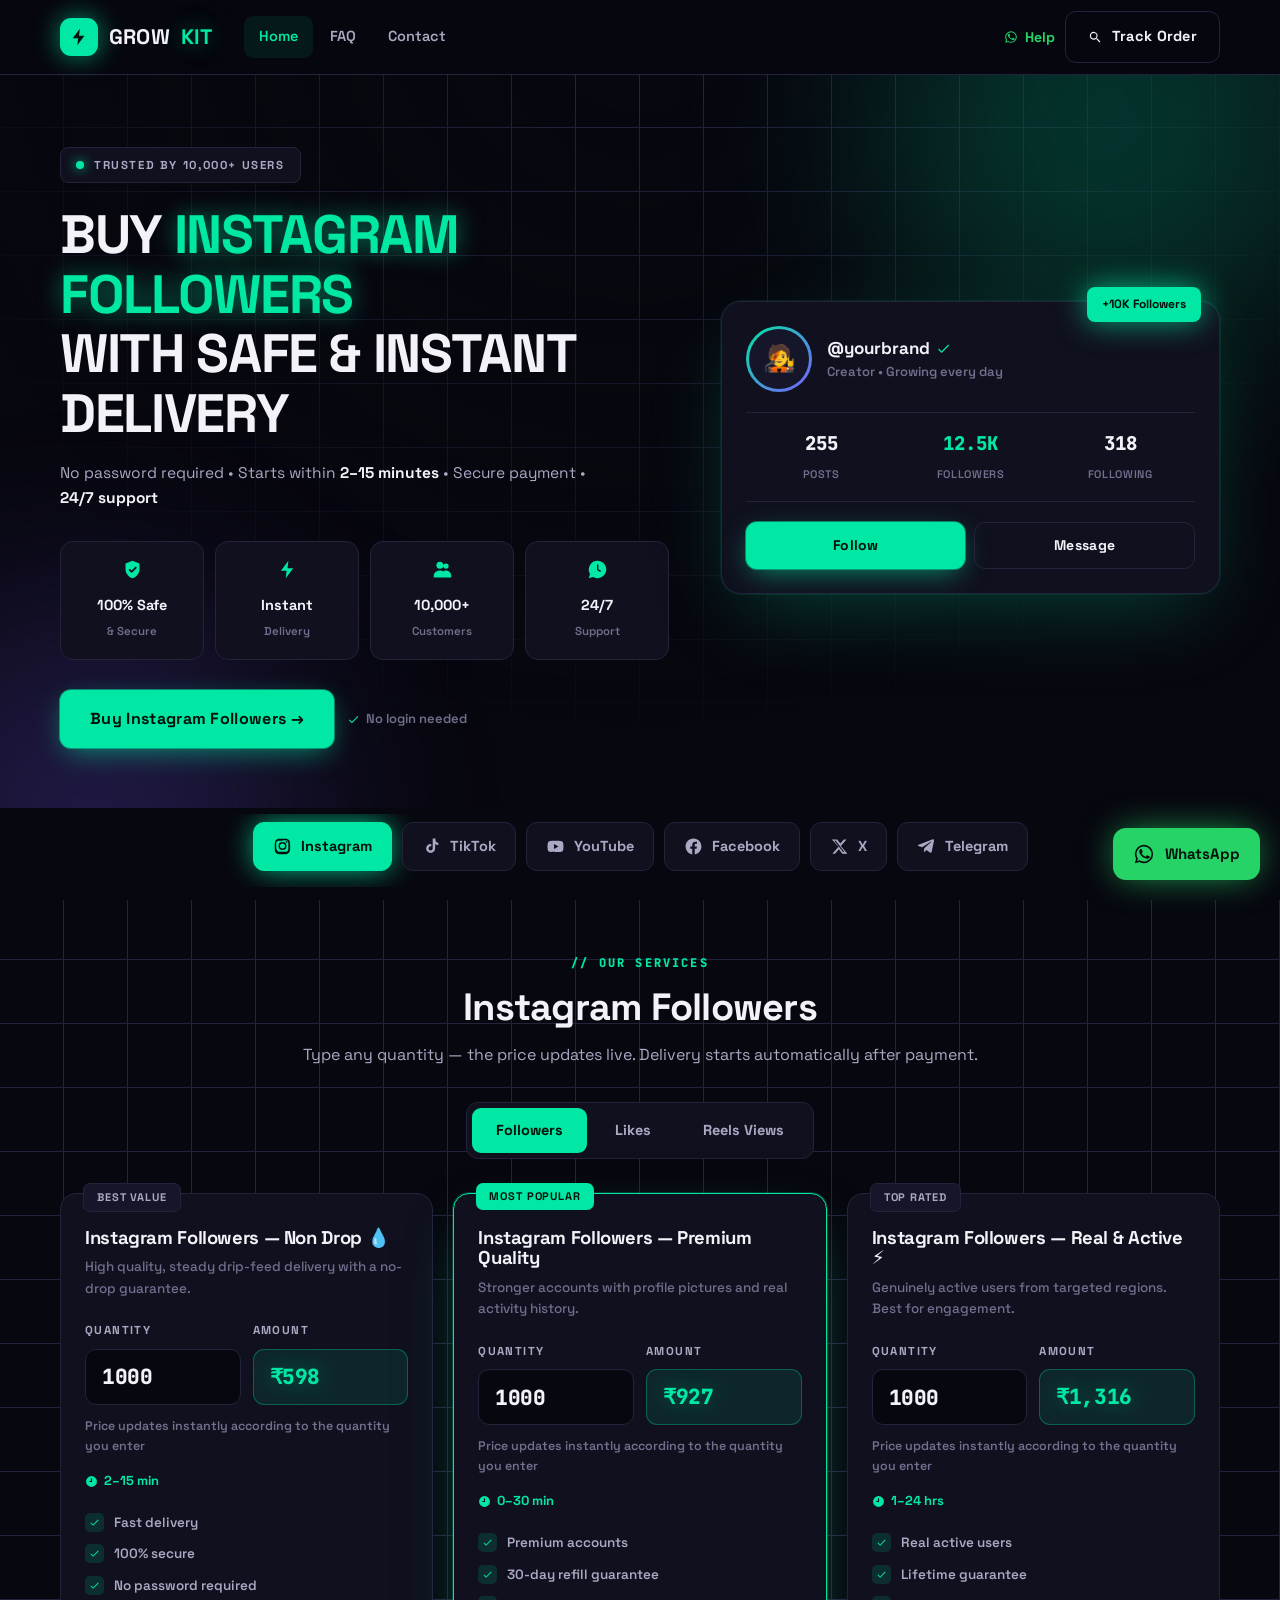
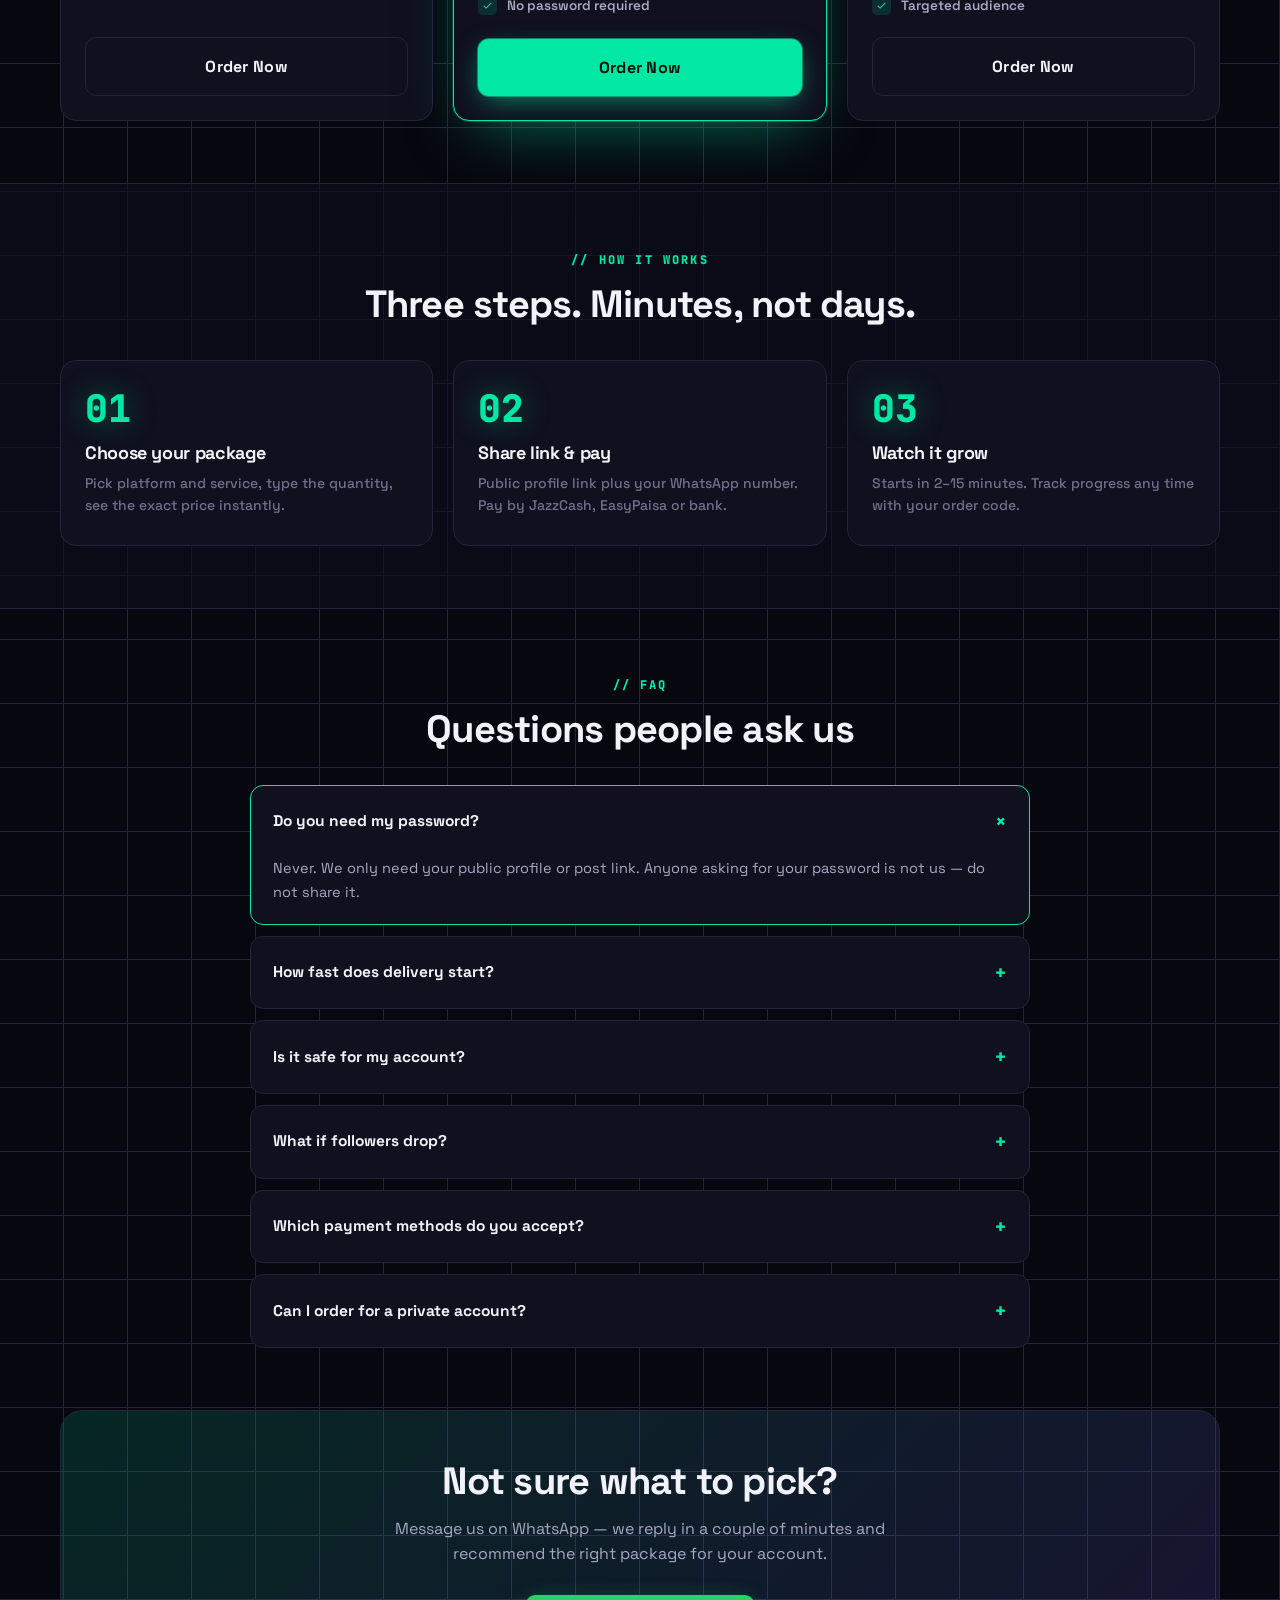
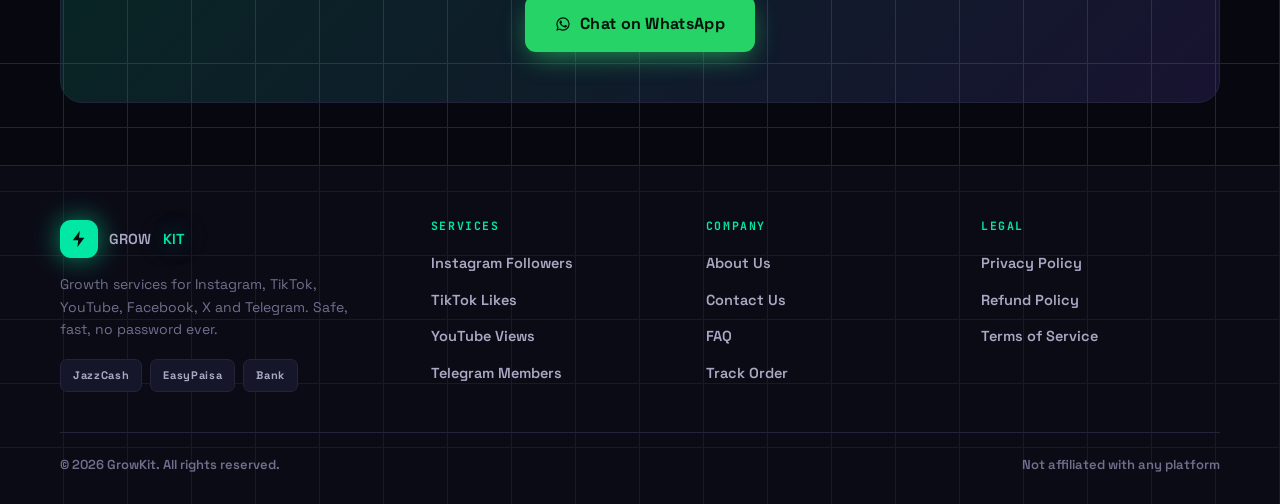
<file: mockups/front-b.html>
<!doctype html>
<html lang="en">
<head>
<meta charset="utf-8">
<meta name="viewport" content="width=device-width, initial-scale=1">
<title>SMM Panel &mdash; Direction B (Bold Dark / Neon)</title>
<link rel="preconnect" href="https://fonts.googleapis.com">
<link rel="preconnect" href="https://fonts.gstatic.com" crossorigin>
<link href="https://fonts.googleapis.com/css2?family=Space+Grotesk:wght@400;500;600;700&family=JetBrains+Mono:wght@500;700;800&display=swap" rel="stylesheet">
<style>
*,*::before,*::after{box-sizing:border-box}
:root{
  --bg:#07070f; --panel:#10101e; --panel-2:#16162a; --line:#23233c;
  --ink:#f2f2f8; --ink-2:#a9a9c4; --muted:#70708e;
  --neon:#00e8a3; --neon-2:#7b5cff; --pc:#00e8a3;
  --ok:#00e8a3; --radius:16px;
}
html{-webkit-text-size-adjust:100%}
body{margin:0;font-family:'Space Grotesk',system-ui,-apple-system,sans-serif;background:var(--bg);
  color:var(--ink);line-height:1.6;overflow-x:hidden;
  background-image:linear-gradient(var(--line) 1px,transparent 1px),linear-gradient(90deg,var(--line) 1px,transparent 1px);
  background-size:64px 64px;background-position:-1px -1px}
body::before{content:"";position:fixed;inset:0;pointer-events:none;z-index:0;
  background:radial-gradient(circle at 50% 0%,transparent 10%,var(--bg) 70%)}
body>*{position:relative;z-index:1}
a{color:inherit;text-decoration:none}
h1,h2,h3,h4{margin:0;line-height:1.1;letter-spacing:-.02em}
p{margin:0}
button,input,select{font:inherit;color:inherit}
svg{max-width:100%}
.wrap{width:100%;max-width:1200px;margin:0 auto;padding:0 20px}
.icon{width:1em;height:1em;display:inline-block;vertical-align:-.125em;fill:currentColor;flex:none}
.neon{color:var(--neon);text-shadow:0 0 24px rgba(0,232,163,.55)}
.mono{font-family:'JetBrains Mono',ui-monospace,monospace}

/* buttons */
.btn{display:inline-flex;align-items:center;justify-content:center;gap:9px;border:0;border-radius:11px;
  padding:13px 22px;font-weight:700;font-size:14.5px;cursor:pointer;letter-spacing:.02em;
  transition:transform .14s, box-shadow .14s, background .14s, border-color .14s;white-space:nowrap}
.btn:active{transform:translateY(1px)}
.btn-primary{background:var(--neon);color:#04120c;box-shadow:0 0 0 1px rgba(0,232,163,.5),0 8px 28px -6px rgba(0,232,163,.6);font-weight:800}
.btn-primary:hover{box-shadow:0 0 0 1px rgba(0,232,163,.8),0 12px 40px -6px rgba(0,232,163,.8)}
.btn-ghost{background:transparent;color:var(--ink);border:1.5px solid var(--line)}
.btn-ghost:hover{border-color:var(--neon);color:var(--neon)}
.btn-wa{background:#25d366;color:#04120c;font-weight:800;box-shadow:0 8px 28px -6px rgba(37,211,102,.7)}
.btn-lg{padding:16px 30px;font-size:16px}
.btn-block{width:100%}

/* header */
header{position:sticky;top:0;z-index:40;background:rgba(7,7,15,.82);backdrop-filter:blur(16px);
  border-bottom:1px solid var(--line)}
.nav{display:flex;align-items:center;gap:18px;height:74px}
.logo{display:flex;align-items:center;gap:11px;font-weight:800;font-size:21px;letter-spacing:.01em}
.logo-mark{width:38px;height:38px;border-radius:11px;flex:none;background:var(--neon);color:#04120c;
  display:grid;place-items:center;font-size:20px;box-shadow:0 0 26px rgba(0,232,163,.6)}
.nav-links{display:flex;gap:2px;margin-left:14px}
.nav-links a{padding:9px 15px;border-radius:9px;font-weight:600;font-size:14.5px;color:var(--ink-2)}
.nav-links a:hover,.nav-links a.active{color:var(--neon);background:rgba(0,232,163,.08)}
.nav-right{margin-left:auto;display:flex;align-items:center;gap:10px}
.wa-link{display:inline-flex;align-items:center;gap:7px;font-weight:700;font-size:14px;color:#25d366}
.burger{display:none;background:none;border:1.5px solid var(--line);border-radius:9px;padding:9px 11px;cursor:pointer;color:var(--ink)}
.drawer{display:none;background:var(--panel);border-bottom:1px solid var(--line);padding:14px 20px 20px}
.drawer.show{display:block}
.drawer a{display:block;padding:13px 0;font-weight:700;border-bottom:1px solid var(--line)}
.drawer .btn{margin-top:14px}

/* hero */
.hero{position:relative;padding:72px 0 60px;overflow:hidden}
.glow{position:absolute;border-radius:50%;filter:blur(100px);z-index:-1;pointer-events:none}
.g1{width:460px;height:460px;background:rgba(0,232,163,.2);top:-180px;right:-60px}
.g2{width:420px;height:420px;background:rgba(123,92,255,.22);bottom:-220px;left:-120px}
.hero-grid{display:grid;grid-template-columns:1.1fr .9fr;gap:52px;align-items:center}
.badge-trust{display:inline-flex;align-items:center;gap:10px;border:1px solid var(--line);background:var(--panel);
  border-radius:8px;padding:8px 15px;font-size:11.5px;font-weight:800;letter-spacing:.14em;color:var(--ink-2)}
.badge-trust .dot{width:8px;height:8px;border-radius:50%;background:var(--neon);box-shadow:0 0 12px var(--neon);
  animation:pulse 1.8s infinite}
@keyframes pulse{0%,100%{opacity:1}50%{opacity:.35}}
h1{font-size:clamp(30px,5vw,54px);font-weight:800;margin:22px 0 18px;text-transform:uppercase;letter-spacing:-.025em}
.hero-sub{color:var(--ink-2);font-size:15.5px;max-width:54ch}
.hero-sub b{color:var(--ink)}
.stats{display:grid;grid-template-columns:repeat(4,1fr);gap:11px;margin:30px 0}
.stat{background:var(--panel);border:1px solid var(--line);border-radius:13px;padding:17px 12px;text-align:center}
.stat>.icon{font-size:21px;color:var(--neon);margin-bottom:9px}
.stat b{display:block;font-size:14.5px;font-weight:800}
.stat small{color:var(--muted);font-size:11.5px;font-weight:600}
.hero-cta{display:flex;flex-wrap:wrap;gap:13px;align-items:center}
.hero-note{font-size:13px;color:var(--muted);display:flex;align-items:center;gap:6px;font-weight:600}
.hero-note .icon{color:var(--neon)}

/* profile card */
.pcard{background:var(--panel);border:1px solid var(--line);border-radius:20px;padding:24px;position:relative;
  box-shadow:0 0 0 1px rgba(0,232,163,.08),0 30px 80px -20px rgba(0,232,163,.25)}
.pcard-top{display:flex;align-items:center;gap:15px}
.pavatar{width:66px;height:66px;border-radius:50%;flex:none;padding:3px;background:linear-gradient(135deg,var(--neon),var(--neon-2))}
.pavatar i{display:grid;place-items:center;width:100%;height:100%;border-radius:50%;background:var(--panel-2);font-size:26px;font-style:normal}
.phandle{font-weight:800;font-size:17px;display:flex;align-items:center;gap:6px}
.verified{color:var(--neon);font-size:15px}
.pbio{color:var(--muted);font-size:13px;font-weight:600}
.pstats{display:grid;grid-template-columns:repeat(3,1fr);margin:20px 0;text-align:center;
  border-top:1px solid var(--line);border-bottom:1px solid var(--line);padding:16px 0}
.pstats b{display:block;font-size:19px;font-weight:800;font-family:'JetBrains Mono',monospace}
.pstats small{color:var(--muted);font-size:11px;font-weight:600;letter-spacing:.06em;text-transform:uppercase}
.pstats .up b{color:var(--neon)}
.pbtns{display:flex;gap:9px}
.pbtns .btn{flex:1;padding:11px;font-size:14px}
.float-pill{position:absolute;top:-15px;right:18px;background:var(--neon);color:#04120c;font-weight:800;font-size:12px;
  padding:8px 15px;border-radius:8px;box-shadow:0 0 30px rgba(0,232,163,.7);animation:bob 3s ease-in-out infinite}
@keyframes bob{0%,100%{transform:translateY(0)}50%{transform:translateY(-7px)}}

/* platforms */
.psec{padding:6px 0 0}
.plat-scroll{overflow-x:auto;scrollbar-width:none;padding:8px 0 16px}
.plat-scroll::-webkit-scrollbar{display:none}
.plats{display:flex;gap:10px;min-width:max-content;justify-content:center}
.plat{display:flex;align-items:center;gap:9px;background:var(--panel);border:1.5px solid var(--line);
  border-radius:11px;padding:12px 19px;font-weight:700;font-size:14.5px;cursor:pointer;color:var(--ink-2);
  transition:all .18s}
.plat .icon{font-size:19px}
.plat:hover{border-color:#34345a;color:var(--ink);transform:translateY(-2px)}
.plat.active{color:#04120c;background:var(--neon);border-color:var(--neon);box-shadow:0 0 30px -4px var(--neon)}

/* sections */
.section{padding:62px 0}
.section.alt{background:rgba(16,16,30,.6);border-top:1px solid var(--line);border-bottom:1px solid var(--line)}
.section-head{text-align:center;max-width:680px;margin:0 auto 34px}
.eyebrow{display:inline-block;color:var(--neon);font-weight:800;font-size:12px;letter-spacing:.18em;
  font-family:'JetBrains Mono',monospace;margin-bottom:14px}
h2{font-size:clamp(25px,3.6vw,38px);font-weight:800}
.section-head p{color:var(--ink-2);margin-top:13px}
.tabs{display:flex;gap:4px;justify-content:center;background:var(--panel);border:1px solid var(--line);
  border-radius:12px;padding:5px;width:max-content;max-width:100%;margin:0 auto 34px;overflow-x:auto;scrollbar-width:none}
.tabs::-webkit-scrollbar{display:none}
.tab{border:0;background:none;border-radius:9px;padding:11px 24px;font-weight:700;font-size:14.5px;
  cursor:pointer;color:var(--ink-2);white-space:nowrap;transition:all .16s}
.tab:hover{color:var(--ink)}
.tab.active{background:var(--neon);color:#04120c}

/* cards */
.cards{display:grid;grid-template-columns:repeat(auto-fit,minmax(min(300px,100%),1fr));gap:20px}
.card{min-width:0;background:var(--panel);border:1.5px solid var(--line);border-radius:var(--radius);padding:26px 24px 24px;
  display:flex;flex-direction:column;position:relative;transition:transform .2s, border-color .2s, box-shadow .2s}
.card:hover{transform:translateY(-4px);border-color:#34345a}
.card.featured{border-color:var(--neon);box-shadow:0 0 0 1px rgba(0,232,163,.2),0 24px 60px -24px rgba(0,232,163,.5)}
.cbadge{position:absolute;top:-11px;left:22px;background:var(--neon);color:#04120c;font-size:11px;font-weight:800;
  padding:5px 13px;border-radius:7px;letter-spacing:.08em;text-transform:uppercase}
.card:not(.featured) .cbadge{background:var(--panel-2);color:var(--ink-2);border:1px solid var(--line)}
.card h3{font-size:18.5px;margin:8px 0 8px;font-weight:800}
.cdesc{color:var(--muted);font-size:13.5px;font-weight:500;min-height:42px}
/* ---- quantity + amount (kept deliberately plain) ---- */
.qp{display:grid;grid-template-columns:1fr 1fr;gap:12px;margin:22px 0 0}
.qp-f>span{display:block;font-size:11.5px;font-weight:800;letter-spacing:.12em;text-transform:uppercase;
  color:var(--ink-2);margin-bottom:9px}
.qp input,.qp .price{width:100%;height:56px;border:1.5px solid var(--line);border-radius:11px;padding:0 16px;
  font-size:21px;font-weight:800;letter-spacing:-.02em;outline:none;background:var(--bg);
  display:flex;align-items:center;font-family:'JetBrains Mono',ui-monospace,monospace}
.qp input{-moz-appearance:textfield;color:var(--ink)}
.qp input::-webkit-outer-spin-button,.qp input::-webkit-inner-spin-button{-webkit-appearance:none;margin:0}
.qp input:focus{border-color:var(--neon)}
.qp .price{background:rgba(0,232,163,.1);border-color:rgba(0,232,163,.3);color:var(--neon);
  text-shadow:0 0 22px rgba(0,232,163,.4)}
.qp-note{font-size:12.5px;color:var(--muted);font-weight:600;margin-top:11px}
.qp-err{color:#f87171;font-size:12.5px;font-weight:700;margin-top:7px;display:none}
.qp-err.show{display:block}
.qp-del{display:flex;align-items:center;gap:6px;font-size:13px;font-weight:700;color:var(--neon);margin-top:15px}
.feats{list-style:none;padding:0;margin:20px 0;display:grid;gap:10px}
.feats li{display:flex;align-items:center;gap:10px;font-size:13.5px;font-weight:600;color:var(--ink-2)}
.tick{width:19px;height:19px;border-radius:5px;background:rgba(0,232,163,.14);color:var(--neon);
  display:grid;place-items:center;font-size:11px;flex:none}
.card .btn{margin-top:auto}

/* steps */
.steps{display:grid;grid-template-columns:repeat(3,1fr);gap:20px}
.step{background:var(--panel);border:1.5px solid var(--line);border-radius:var(--radius);padding:28px 24px}
.step-n{font-family:'JetBrains Mono',monospace;font-size:38px;font-weight:800;color:var(--neon);
  line-height:1;margin-bottom:16px;text-shadow:0 0 30px rgba(0,232,163,.45)}
.step h3{font-size:18px;margin-bottom:9px}
.step p{color:var(--muted);font-size:14px;font-weight:500}

/* faq */
.faq{max-width:780px;margin:0 auto;display:grid;gap:11px}
.fitem{background:var(--panel);border:1.5px solid var(--line);border-radius:13px;overflow:hidden;transition:border-color .2s}
.fitem.open{border-color:var(--neon)}
.fq{width:100%;text-align:left;background:none;border:0;padding:19px 22px;font-weight:700;font-size:15.5px;
  cursor:pointer;display:flex;justify-content:space-between;align-items:center;gap:14px}
.fq i{font-style:normal;font-size:21px;color:var(--neon);transition:transform .25s;flex:none}
.fitem.open .fq i{transform:rotate(45deg)}
.fa{max-height:0;overflow:hidden;transition:max-height .3s ease}
.fa p{padding:0 22px 20px;color:var(--ink-2);font-size:14.5px}

/* band */
.band{background:linear-gradient(135deg,rgba(0,232,163,.14),rgba(123,92,255,.14));border:1.5px solid var(--line);
  border-radius:22px;padding:50px 36px;text-align:center}
.band h2{margin-bottom:13px}
.band p{color:var(--ink-2);max-width:52ch;margin:0 auto 28px}

/* footer */
footer{border-top:1px solid var(--line);padding:54px 0 28px;margin-top:62px;background:rgba(16,16,30,.5)}
.fgrid{display:grid;grid-template-columns:1.4fr repeat(3,1fr);gap:36px}
.fgrid h4{font-size:11.5px;text-transform:uppercase;letter-spacing:.14em;color:var(--neon);margin-bottom:17px;
  font-family:'JetBrains Mono',monospace}
.fgrid ul{list-style:none;padding:0;margin:0;display:grid;gap:11px}
.fgrid a{font-size:14.5px;font-weight:600;color:var(--ink-2)}
.fgrid a:hover{color:var(--neon)}
.fabout p{color:var(--muted);font-size:14px;margin-top:15px;max-width:34ch}
.pays{display:flex;gap:8px;margin-top:18px;flex-wrap:wrap}
.pay{background:var(--panel-2);border:1px solid var(--line);border-radius:7px;padding:7px 12px;
  font-size:11px;font-weight:800;color:var(--ink-2);letter-spacing:.06em}
.fbottom{border-top:1px solid var(--line);margin-top:40px;padding-top:22px;display:flex;justify-content:space-between;
  gap:16px;flex-wrap:wrap;color:var(--muted);font-size:13px;font-weight:600}

/* modal */
.overlay{position:fixed;inset:0;background:rgba(3,3,8,.8);backdrop-filter:blur(6px);z-index:90;display:none;
  align-items:center;justify-content:center;padding:20px;overflow-y:auto}
.overlay.show{display:flex}
.modal{background:var(--panel);border:1.5px solid var(--line);border-radius:18px;width:100%;max-width:460px;
  box-shadow:0 0 0 1px rgba(0,232,163,.12),0 40px 100px -20px rgba(0,232,163,.3);
  animation:pop .25s cubic-bezier(.2,.9,.3,1.2);max-height:calc(100vh - 40px);overflow-y:auto}
@keyframes pop{from{opacity:0;transform:translateY(16px) scale(.97)}to{opacity:1;transform:none}}
.mhead{display:flex;align-items:flex-start;gap:14px;padding:24px 24px 0}
.mhead h3{font-size:20px}
.mhead p{color:var(--muted);font-size:13.5px;font-weight:600;margin-top:5px}
.mclose{margin-left:auto;background:var(--panel-2);border:1px solid var(--line);width:34px;height:34px;
  border-radius:9px;font-size:19px;cursor:pointer;color:var(--ink-2);flex:none;line-height:1}
.mclose:hover{border-color:var(--neon);color:var(--neon)}
.mbody{padding:22px 24px 24px}
.summary{display:flex;align-items:center;gap:13px;background:var(--bg);border:1px solid var(--line);
  border-radius:13px;padding:15px;margin-bottom:20px}
.summary .si{width:44px;height:44px;border-radius:11px;background:var(--panel-2);display:grid;place-items:center;
  font-size:21px;flex:none;color:var(--neon)}
.summary b{display:block;font-size:15px}
.summary small{color:var(--muted);font-size:12.5px;font-weight:600}
.summary .amt{margin-left:auto;font-size:21px;font-weight:800;color:var(--neon);white-space:nowrap;
  font-family:'JetBrains Mono',monospace}
.field{margin-bottom:17px}
.field label{display:block;font-size:11.5px;font-weight:800;letter-spacing:.1em;text-transform:uppercase;
  margin-bottom:8px;color:var(--ink-2)}
.field input{width:100%;border:1.5px solid var(--line);border-radius:11px;padding:14px 15px;font-size:15px;
  font-weight:600;outline:none;background:var(--bg);transition:border-color .15s}
.field input:focus{border-color:var(--neon)}
.field small{display:block;color:var(--muted);font-size:12px;font-weight:600;margin-top:7px}
.safe-note{display:flex;gap:11px;background:rgba(0,232,163,.09);border:1px solid rgba(0,232,163,.25);
  border-radius:11px;padding:13px 15px;font-size:13px;font-weight:600;color:var(--neon);margin-bottom:18px}
.safe-note .icon{font-size:18px;flex:none}
.muted-note{font-size:13px;color:var(--muted);font-weight:600;margin-top:12px}

/* fab */
.fab{position:fixed;right:20px;bottom:20px;z-index:60;display:flex;align-items:center;gap:10px;background:#25d366;
  color:#04120c;border:0;border-radius:13px;padding:14px 20px;font-weight:800;font-size:15px;cursor:pointer;
  box-shadow:0 0 36px -6px rgba(37,211,102,.85)}
.fab:hover{transform:translateY(-2px)}
.fab .icon{font-size:22px}

/* responsive */
@media (max-width:1000px){
  .hero-grid{grid-template-columns:1fr;gap:38px}
  .pcard{max-width:420px}
  .steps{grid-template-columns:1fr}
  .fgrid{grid-template-columns:1fr 1fr;gap:28px}
}
@media (max-width:760px){
  body{background-size:40px 40px}
  .nav-links,.nav-right .wa-link,.nav-right .btn-ghost{display:none}
  .burger{display:block;margin-left:auto}
  .nav{height:64px}
  .hero{padding:38px 0 42px}
  .stats{grid-template-columns:1fr 1fr}
  .plats{justify-content:flex-start}
  .section{padding:44px 0}
  .cards{grid-template-columns:minmax(0,1fr)}
  .band{padding:34px 22px}
  .fgrid{grid-template-columns:1fr}
  .fab{padding:14px;border-radius:12px}
  .fab span{display:none}
  .hero-cta .btn{width:100%}
}

</style>
</head>
<body>

<!-- ============ ICON SPRITE (generic glyphs, no brand logos) ============ -->
<svg style="display:none" aria-hidden="true">
  <symbol id="i-instagram" viewBox="0 0 24 24"><path d="M12 2.2c-2.7 0-3 0-4.1.06-1 .05-1.7.21-2.3.45a4.6 4.6 0 0 0-1.7 1.1 4.6 4.6 0 0 0-1.1 1.7c-.24.6-.4 1.3-.45 2.3C2.2 9 2.2 9.3 2.2 12s0 3 .06 4.1c.05 1 .21 1.7.45 2.3a4.6 4.6 0 0 0 1.1 1.7 4.6 4.6 0 0 0 1.7 1.1c.6.24 1.3.4 2.3.45 1.1.06 1.4.06 4.1.06s3 0 4.1-.06c1-.05 1.7-.21 2.3-.45a4.9 4.9 0 0 0 2.8-2.8c.24-.6.4-1.3.45-2.3.06-1.1.06-1.4.06-4.1s0-3-.06-4.1c-.05-1-.21-1.7-.45-2.3a4.6 4.6 0 0 0-1.1-1.7 4.6 4.6 0 0 0-1.7-1.1c-.6-.24-1.3-.4-2.3-.45C15 2.2 14.7 2.2 12 2.2Zm0 1.8c2.67 0 2.98.01 4.03.06.78.04 1.2.16 1.49.27.37.15.64.32.92.6.28.28.45.55.6.92.11.28.23.7.27 1.49.05 1.05.06 1.36.06 4.03s-.01 2.98-.06 4.03c-.04.78-.16 1.2-.27 1.49a3.1 3.1 0 0 1-1.52 1.52c-.28.11-.71.23-1.49.27-1.05.05-1.36.06-4.03.06s-2.98-.01-4.03-.06c-.78-.04-1.2-.16-1.49-.27a3.1 3.1 0 0 1-1.52-1.52c-.11-.28-.23-.71-.27-1.49C4.01 14.98 4 14.67 4 12s.01-2.98.06-4.03c.04-.78.16-1.2.27-1.49.15-.37.32-.64.6-.92.28-.28.55-.45.92-.6.28-.11.71-.23 1.49-.27C8.39 4.65 8.7 4.64 12 4.64Zm0 2.4a4.96 4.96 0 1 0 0 9.92 4.96 4.96 0 0 0 0-9.92Zm0 1.8a3.16 3.16 0 1 1 0 6.32 3.16 3.16 0 0 1 0-6.32Zm6.3-2.14a1.16 1.16 0 1 1-2.32 0 1.16 1.16 0 0 1 2.32 0Z"/></symbol>
  <symbol id="i-tiktok" viewBox="0 0 24 24"><path d="M16.5 2h-3v12.4a2.6 2.6 0 1 1-2.6-2.6c.27 0 .53.04.78.12V8.78A6.1 6.1 0 0 0 10.9 8.7a5.7 5.7 0 1 0 5.7 5.7V8.9a6.4 6.4 0 0 0 4 1.38V7.2a3.6 3.6 0 0 1-3.6-3.6V2Z"/></symbol>
  <symbol id="i-youtube" viewBox="0 0 24 24"><path d="M21.6 7.2a2.8 2.8 0 0 0-1.97-1.98C17.9 4.75 12 4.75 12 4.75s-5.9 0-7.63.47A2.8 2.8 0 0 0 2.4 7.2C1.93 8.93 1.93 12 1.93 12s0 3.07.47 4.8a2.8 2.8 0 0 0 1.97 1.98c1.73.47 7.63.47 7.63.47s5.9 0 7.63-.47a2.8 2.8 0 0 0 1.97-1.98c.47-1.73.47-4.8.47-4.8s0-3.07-.47-4.8ZM10.1 15.3V8.7L15.8 12l-5.7 3.3Z"/></symbol>
  <symbol id="i-facebook" viewBox="0 0 24 24"><path d="M22 12.06C22 6.5 17.52 2 12 2S2 6.5 2 12.06C2 17.08 5.66 21.25 10.44 22v-7.03H7.9v-2.91h2.54V9.85c0-2.51 1.49-3.9 3.77-3.9 1.09 0 2.23.2 2.23.2v2.46h-1.26c-1.24 0-1.63.78-1.63 1.57v1.88h2.77l-.44 2.91h-2.33V22C18.34 21.25 22 17.08 22 12.06Z"/></symbol>
  <symbol id="i-x" viewBox="0 0 24 24"><path d="M17.53 3h3.3l-7.2 8.23L22 21h-6.47l-4.3-5.62L6.3 21H3l7.7-8.8L2.4 3h6.6l4.03 5.33L17.53 3Zm-1.16 16.03h1.82L7.3 4.88H5.35l11.02 14.15Z"/></symbol>
  <symbol id="i-telegram" viewBox="0 0 24 24"><path d="M21.6 4.2 18.5 19c-.23 1.03-.85 1.28-1.72.8l-4.75-3.5-2.3 2.2c-.25.26-.47.47-.95.47l.34-4.83 8.8-7.95c.38-.34-.08-.53-.59-.19L6.5 12.84l-4.68-1.46c-1.02-.32-1.04-1.02.21-1.5l17.9-6.9c.85-.31 1.6.2 1.33 1.22Z"/></symbol>
  <symbol id="i-shield" viewBox="0 0 24 24"><path d="M12 2 4 5v6.5c0 5 3.4 9.3 8 10.5 4.6-1.2 8-5.5 8-10.5V5l-8-3Zm-1 14-3.5-3.5 1.4-1.4L11 13.2l4.6-4.6 1.4 1.4L11 16Z"/></symbol>
  <symbol id="i-bolt" viewBox="0 0 24 24"><path d="M13 2 4.5 13.5H11L10 22l8.5-11.5H12L13 2Z"/></symbol>
  <symbol id="i-users" viewBox="0 0 24 24"><path d="M9 11a4 4 0 1 0 0-8 4 4 0 0 0 0 8Zm7 0a3 3 0 1 0 0-6 3 3 0 0 0 0 6Zm0 2c-1.2 0-2.3.3-3.2.8 1.4 1 2.2 2.4 2.2 4.2V21h7v-2c0-3.3-2.7-6-6-6ZM9 13c-3.9 0-7 2.7-7 6v2h14v-2c0-3.3-3.1-6-7-6Z"/></symbol>
  <symbol id="i-chat" viewBox="0 0 24 24"><path d="M12 2a10 10 0 0 0-8.6 15.1L2 22l4.9-1.4A10 10 0 1 0 12 2Zm0 4a1 1 0 0 1 1 1v4.6l3 1.8-.9 1.5-3.6-2.2V7a1 1 0 0 1 .5-1Z"/></symbol>
  <symbol id="i-whatsapp" viewBox="0 0 24 24"><path d="M17.5 14.4c-.3-.15-1.7-.84-1.96-.94-.26-.1-.45-.14-.64.14-.19.29-.75.95-.92 1.14-.17.19-.34.21-.62.07a7.6 7.6 0 0 1-2.25-1.39 8.5 8.5 0 0 1-1.56-1.94c-.16-.28-.02-.44.12-.6.14-.16.34-.4.5-.6.17-.2.22-.33.33-.55.1-.22.05-.4-.03-.57-.08-.17-.63-1.52-.86-2.07-.22-.54-.45-.47-.62-.47h-.53c-.19 0-.5.07-.75.35-.26.28-.98.95-.98 2.33s1 2.7 1.14 2.9c.14.18 1.96 3.13 4.84 4.26 2.87 1.14 2.87.76 3.39.71.52-.05 1.7-.69 1.94-1.36.24-.67.24-1.24.17-1.36-.07-.12-.26-.19-.54-.33ZM12 22a9.9 9.9 0 0 1-5.03-1.37L2 22l1.4-4.86A9.9 9.9 0 0 1 2 12 10 10 0 1 1 12 22Zm0-18.2A8.2 8.2 0 0 0 5.2 16.5l.2.32-.83 2.9 2.98-.8.3.18A8.2 8.2 0 1 0 12 3.8Z"/></symbol>
  <symbol id="i-star" viewBox="0 0 24 24"><path d="m12 17.3-6.2 3.7 1.7-7-5.4-4.7 7.1-.6L12 2l2.8 6.7 7.1.6-5.4 4.7 1.7 7L12 17.3Z"/></symbol>
  <symbol id="i-clock" viewBox="0 0 24 24"><path d="M12 2a10 10 0 1 0 0 20 10 10 0 0 0 0-20Zm1 11h-5v-2h3V6h2v7Z"/></symbol>
  <symbol id="i-search" viewBox="0 0 24 24"><path d="M15.5 14h-.8l-.3-.3a6.5 6.5 0 1 0-.7.7l.3.3v.8l5 5 1.5-1.5-5-5Zm-6 0a4.5 4.5 0 1 1 0-9 4.5 4.5 0 0 1 0 9Z"/></symbol>
  <symbol id="i-check" viewBox="0 0 24 24"><path d="M9 16.2 4.8 12l-1.4 1.4L9 19 21 7l-1.4-1.4L9 16.2Z"/></symbol>
  <symbol id="i-rocket" viewBox="0 0 24 24"><path d="M14 3c3.5 0 7 3.5 7 7 0 2-1 4-3 6l-3 3-2-2 1-4-3-3-4 1-2-2 3-3c2-2 4-3 6-3Zm1 4a2 2 0 1 0 0 4 2 2 0 0 0 0-4ZM4 17c1-1 2.5-1 3.5 0s1 2.5 0 3.5C6 22 2 22 2 22s0-4 2-5Z"/></symbol>
  <symbol id="i-card" viewBox="0 0 24 24"><path d="M20 4H4a2 2 0 0 0-2 2v12a2 2 0 0 0 2 2h16a2 2 0 0 0 2-2V6a2 2 0 0 0-2-2Zm0 14H4v-6h16v6Zm0-9H4V6h16v3Z"/></symbol>
  <symbol id="i-menu" viewBox="0 0 24 24"><path d="M3 6h18v2H3V6Zm0 5h18v2H3v-2Zm0 5h18v2H3v-2Z"/></symbol>
</svg>

<!-- ============ HEADER ============ -->
<header>
  <div class="wrap nav">
    <a href="#" class="logo"><span class="logo-mark"><svg class="icon"><use href="#i-bolt"></use></svg></span>GROW<span class="neon">KIT</span></a>
    <nav class="nav-links"><a href="#" class="active">Home</a><a href="#faq">FAQ</a><a href="#contact">Contact</a></nav>
    <div class="nav-right">
      <a href="#" class="wa-link" onclick="return false"><svg class="icon"><use href="#i-whatsapp"></use></svg> Help</a>
      <button class="btn btn-ghost" onclick="openTrack()"><svg class="icon"><use href="#i-search"></use></svg> Track Order</button>
      <button class="burger" onclick="document.getElementById('drawer').classList.toggle('show')"><svg class="icon"><use href="#i-menu"></use></svg></button>
    </div>
  </div>
  <div class="drawer" id="drawer">
    <a href="#">Home</a><a href="#faq">FAQ</a><a href="#contact">Contact</a><a href="#" onclick="return false">WhatsApp help</a>
    <button class="btn btn-primary btn-block" onclick="openTrack()">Track Order</button>
  </div>
</header>

<!-- ============ HERO ============ -->
<section class="hero">
  <div class="glow g1"></div><div class="glow g2"></div>
  <div class="wrap hero-grid">
    <div>
      <div class="badge-trust"><span class="dot"></span> TRUSTED BY 10,000+ USERS</div>
      <h1>BUY <span class="neon" id="heroPlat">INSTAGRAM FOLLOWERS</span><br>WITH SAFE &amp; INSTANT DELIVERY</h1>
      <p class="hero-sub">No password required &bull; Starts within <b>2&ndash;15 minutes</b> &bull; Secure payment &bull; <b>24/7 support</b></p>
      <div class="stats">
        <div class="stat"><svg class="icon"><use href="#i-shield"></use></svg><b>100% Safe</b><small>&amp; Secure</small></div>
        <div class="stat"><svg class="icon"><use href="#i-bolt"></use></svg><b>Instant</b><small>Delivery</small></div>
        <div class="stat"><svg class="icon"><use href="#i-users"></use></svg><b>10,000+</b><small>Customers</small></div>
        <div class="stat"><svg class="icon"><use href="#i-chat"></use></svg><b>24/7</b><small>Support</small></div>
      </div>
      <div class="hero-cta">
        <a class="btn btn-primary btn-lg" href="#services" id="heroCta">BUY INSTAGRAM FOLLOWERS &rarr;</a>
        <span class="hero-note"><svg class="icon"><use href="#i-check"></use></svg> No login needed</span>
      </div>
    </div>
    <div class="pcard">
      <div class="float-pill" id="pillText">+10K Followers</div>
      <div class="pcard-top">
        <div class="pavatar"><i id="pAvatar">&#129365;</i></div>
        <div><div class="phandle">@yourbrand <svg class="icon verified"><use href="#i-check"></use></svg></div>
        <div class="pbio" id="pBio">Creator</div></div>
      </div>
      <div class="pstats">
        <div><b id="pS1">255</b><small id="pL1">Posts</small></div>
        <div class="up"><b id="pS2">12.5K</b><small id="pL2">Followers</small></div>
        <div><b id="pS3">318</b><small id="pL3">Following</small></div>
      </div>
      <div class="pbtns"><button class="btn btn-primary">Follow</button><button class="btn btn-ghost">Message</button></div>
    </div>
  </div>
</section>

<!-- ============ PLATFORMS ============ -->
<section class="psec" id="services">
  <div class="wrap">
    <div class="plat-scroll"><div class="plats" id="plats"></div></div>
  </div>
</section>

<!-- ============ SERVICES ============ -->
<section class="section">
  <div class="wrap">
    <div class="section-head">
      <span class="eyebrow">// OUR SERVICES</span>
      <h2 id="svcTitle">Instagram Followers</h2>
      <p>Type any quantity &mdash; the price updates live. Delivery starts automatically after payment.</p>
    </div>
    <div class="tabs" id="tabs"></div>
    <div class="cards" id="cards"></div>
  </div>
</section>

<!-- ============ HOW ============ -->
<section class="section alt">
  <div class="wrap">
    <div class="section-head"><span class="eyebrow">// HOW IT WORKS</span><h2>Three steps. Minutes, not days.</h2></div>
    <div class="steps">
      <div class="step"><div class="step-n">01</div><h3>Choose your package</h3><p>Pick platform and service, type the quantity, see the exact price instantly.</p></div>
      <div class="step"><div class="step-n">02</div><h3>Share link &amp; pay</h3><p>Public profile link plus your WhatsApp number. Pay by JazzCash, EasyPaisa or bank.</p></div>
      <div class="step"><div class="step-n">03</div><h3>Watch it grow</h3><p>Starts in 2&ndash;15 minutes. Track progress any time with your order code.</p></div>
    </div>
  </div>
</section>

<!-- ============ FAQ ============ -->
<section class="section" id="faq">
  <div class="wrap">
    <div class="section-head"><span class="eyebrow">// FAQ</span><h2>Questions people ask us</h2></div>
    <div class="faq" id="faqList"></div>
  </div>
</section>

<!-- ============ BAND ============ -->
<section class="wrap" id="contact"><div class="band">
  <h2>Not sure what to pick?</h2>
  <p>Message us on WhatsApp &mdash; we reply in a couple of minutes and recommend the right package for your account.</p>
  <button class="btn btn-wa btn-lg"><svg class="icon"><use href="#i-whatsapp"></use></svg> Chat on WhatsApp</button>
</div></section>

<!-- ============ FOOTER ============ -->
<footer><div class="wrap">
  <div class="fgrid">
    <div class="fabout">
      <a href="#" class="logo"><span class="logo-mark"><svg class="icon"><use href="#i-bolt"></use></svg></span>GROW<span class="neon">KIT</span></a>
      <p>Growth services for Instagram, TikTok, YouTube, Facebook, X and Telegram. Safe, fast, no password ever.</p>
      <div class="pays"><span class="pay">JazzCash</span><span class="pay">EasyPaisa</span><span class="pay">Bank</span></div>
    </div>
    <div><h4>Services</h4><ul><li><a href="#">Instagram Followers</a></li><li><a href="#">TikTok Likes</a></li><li><a href="#">YouTube Views</a></li><li><a href="#">Telegram Members</a></li></ul></div>
    <div><h4>Company</h4><ul><li><a href="#">About Us</a></li><li><a href="#">Contact Us</a></li><li><a href="#faq">FAQ</a></li><li><a href="#" onclick="openTrack();return false">Track Order</a></li></ul></div>
    <div><h4>Legal</h4><ul><li><a href="#">Privacy Policy</a></li><li><a href="#">Refund Policy</a></li><li><a href="#">Terms of Service</a></li></ul></div>
  </div>
  <div class="fbottom"><span>&copy; 2026 GrowKit. All rights reserved.</span><span>Not affiliated with any platform</span></div>
</div></footer>

<button class="fab" onclick="alert('Demo: opens WhatsApp chat')"><svg class="icon"><use href="#i-whatsapp"></use></svg><span>WhatsApp</span></button>

<!-- ============ MODALS ============ -->
<div class="overlay" id="orderModal" onclick="if(event.target===this)closeModal('orderModal')"><div class="modal">
  <div class="mhead"><div><h3>Complete your order</h3><p>Takes less than a minute</p></div>
    <button class="mclose" onclick="closeModal('orderModal')">&times;</button></div>
  <div class="mbody">
    <div class="summary">
      <div class="si"><svg class="icon" id="omIcon"><use href="#i-instagram"></use></svg></div>
      <div><b id="omTitle">500 Instagram Followers</b><small id="omDelivery">Starts in 2&ndash;15 minutes</small></div>
      <span class="amt" id="omPrice">&#8377;299</span>
    </div>
    <div class="field"><label id="omLinkLabel">Instagram profile URL</label>
      <input type="url" id="omLink" placeholder="https://instagram.com/yourbrand">
      <small>Your account must be public, not private.</small></div>
    <div class="field"><label>WhatsApp number</label>
      <input type="tel" id="omWa" placeholder="+92 300 1234567">
      <small>We send your order code and updates here.</small></div>
    <div class="safe-note"><svg class="icon"><use href="#i-shield"></use></svg><span>We never ask for your password. Only the public link is needed.</span></div>
    <button class="btn btn-primary btn-block btn-lg" onclick="fakeOrder()">CONTINUE TO PAYMENT &rarr;</button>
  </div>
</div></div>

<div class="overlay" id="trackModal" onclick="if(event.target===this)closeModal('trackModal')"><div class="modal" style="max-width:420px">
  <div class="mhead"><div><h3>Track your order</h3><p>Enter the code we sent on WhatsApp</p></div>
    <button class="mclose" onclick="closeModal('trackModal')">&times;</button></div>
  <div class="mbody">
    <div class="field"><label>Order code</label><input id="tkCode" placeholder="GK-8F42KD" style="text-transform:uppercase;letter-spacing:.1em"></div>
    <button class="btn btn-primary btn-block btn-lg" onclick="fakeTrack()"><svg class="icon"><use href="#i-search"></use></svg> TRACK ORDER</button>
    <div id="tkResult" style="display:none;margin-top:18px">
      <div class="summary" style="margin-bottom:0"><div class="si"><svg class="icon"><use href="#i-bolt"></use></svg></div>
        <div><b>1,000 Instagram Followers</b><small>Processing &bull; 640 / 1,000 delivered</small></div></div>
      <p class="muted-note">Start count 12,500 &bull; Remains 360 &bull; Updated 2 minutes ago</p>
    </div>
  </div>
</div></div>


<script>
/* ===================== DUMMY DATA ===================== */
var ORDER_PAGE = 'order-b.html';
var CUR = '₹';
var TIERS = [
  {badge:'Best Value',   name:'Non Drop 💧', mult:1,    delivery:'2–15 min',
   desc:'High quality, steady drip-feed delivery with a no-drop guarantee.',
   feats:['Fast delivery','100% secure','No password required'], featured:false},
  {badge:'Most Popular', name:'Premium Quality',       mult:1.55, delivery:'0–30 min',
   desc:'Stronger accounts with profile pictures and real activity history.',
   feats:['Premium accounts','30-day refill guarantee','No password required'], featured:true},
  {badge:'Top Rated',    name:'Real & Active ⚡',  mult:2.2,  delivery:'1–24 hrs',
   desc:'Genuinely active users from targeted regions. Best for engagement.',
   feats:['Real active users','Lifetime guarantee','Targeted audience'], featured:false}
];
var PLATFORMS = [
  {id:'instagram', name:'Instagram', icon:'i-instagram', color:'#e1306c', emoji:'🧑‍🎤',
   bio:'Creator • Growing every day', linkLabel:'Instagram profile URL', linkPh:'https://instagram.com/yourbrand',
   stats:[['255','Posts'],['12.5K','Followers'],['318','Following']],
   rates:{followers:598, likes:149, views:39}, nouns:{followers:'Followers', likes:'Likes', views:'Reels Views'}},
  {id:'tiktok', name:'TikTok', icon:'i-tiktok', color:'#111827', emoji:'🕺',
   bio:'Dancer • Daily videos', linkLabel:'TikTok profile or video URL', linkPh:'https://tiktok.com/@yourbrand',
   stats:[['1.2M','Likes'],['48.9K','Followers'],['96','Following']],
   rates:{followers:699, likes:199, views:29}, nouns:{followers:'Followers', likes:'Likes', views:'Video Views'}},
  {id:'youtube', name:'YouTube', icon:'i-youtube', color:'#ef4444', emoji:'🎬',
   bio:'Weekly uploads • Tech reviews', linkLabel:'YouTube channel or video URL', linkPh:'https://youtube.com/@yourbrand',
   stats:[['182','Videos'],['24.1K','Subscribers'],['1.8M','Views']],
   rates:{followers:1899, likes:349, views:99}, nouns:{followers:'Subscribers', likes:'Likes', views:'Views'}},
  {id:'facebook', name:'Facebook', icon:'i-facebook', color:'#1877f2', emoji:'📘',
   bio:'Local business page', linkLabel:'Facebook page or post URL', linkPh:'https://facebook.com/yourpage',
   stats:[['410','Posts'],['31.2K','Followers'],['1.1K','Likes']],
   rates:{followers:649, likes:199, views:49}, nouns:{followers:'Page Followers', likes:'Post Likes', views:'Video Views'}},
  {id:'x', name:'X', icon:'i-x', color:'#0f172a', emoji:'🐦',
   bio:'Thoughts in 280 characters', linkLabel:'X profile or post URL', linkPh:'https://x.com/yourbrand',
   stats:[['2.4K','Posts'],['9.8K','Followers'],['540','Following']],
   rates:{followers:899, likes:299, views:69}, nouns:{followers:'Followers', likes:'Likes', views:'Post Views'}},
  {id:'telegram', name:'Telegram', icon:'i-telegram', color:'#2aabee', emoji:'✈️',
   bio:'Public channel • Deals &amp; drops', linkLabel:'Telegram channel URL', linkPh:'https://t.me/yourchannel',
   stats:[['1.9K','Posts'],['18.4K','Members'],['92%','Reach']],
   rates:{followers:499, likes:249, views:19}, nouns:{followers:'Members', likes:'Reactions', views:'Post Views'}}
];
var CATS = [
  {id:'followers', label:'Followers', presets:[500,1000,2500,5000], min:100,  max:100000, step:100},
  {id:'likes',     label:'Likes',     presets:[250,500,1000,2500],  min:50,   max:50000,  step:50},
  {id:'views',     label:'Views',     presets:[1000,5000,10000,25000], min:500, max:1000000, step:500}
];
var FAQS = [
  ['Do you need my password?','Never. We only need your public profile or post link. Anyone asking for your password is not us — do not share it.'],
  ['How fast does delivery start?','Most orders start within 2–15 minutes of payment confirmation. Larger orders are drip-fed over a few hours so growth looks natural.'],
  ['Is it safe for my account?','Yes. We use gradual delivery that stays inside normal platform limits. We have delivered to more than 10,000 accounts without issues.'],
  ['What if followers drop?','Premium and Real &amp; Active packages include a refill guarantee. Send us your order code on WhatsApp and we refill free of charge.'],
  ['Which payment methods do you accept?','JazzCash, EasyPaisa and direct bank transfer. After paying you submit the transaction ID and we confirm it manually within a few minutes.'],
  ['Can I order for a private account?','No. Your account must be public while the order is running, otherwise delivery fails and we have to cancel it.']
];


/* ===================== STATE ===================== */
var curPlat = PLATFORMS[0];
var curCat  = CATS[0];

function fmt(n){ return n.toString().replace(/\B(?=(\d{3})+(?!\d))/g, ','); }
function money(n){
  var s = (Math.round(n*100)/100).toFixed(2).replace(/\.00$/,'');
  return CUR + s.replace(/\B(?=(\d{3})+(?!\d))/g, ',');
}
function servicesFor(plat, cat){
  var rate = plat.rates[cat.id], noun = plat.nouns[cat.id];
  return TIERS.map(function(t,i){
    return {
      id: plat.id+'-'+cat.id+'-'+i,
      badge: t.badge, featured: t.featured,
      title: plat.name+' '+noun+' — '+t.name,
      desc: t.desc, delivery: t.delivery, feats: t.feats,
      rate: Math.round(rate*t.mult), min: cat.min, max: cat.max,
      step: cat.step, presets: cat.presets, noun: noun
    };
  });
}

/* ===================== RENDER ===================== */
function renderPlats(){
  document.getElementById('plats').innerHTML = PLATFORMS.map(function(p){
    return '<button class="plat'+(p.id===curPlat.id?' active':'')+'" style="--pc:'+p.color+'" onclick="setPlat(\''+p.id+'\')">'+
           '<svg class="icon"><use href="#'+p.icon+'"></use></svg>'+p.name+'</button>';
  }).join('');
}
function renderTabs(){
  document.getElementById('tabs').innerHTML = CATS.map(function(c){
    return '<button class="tab'+(c.id===curCat.id?' active':'')+'" onclick="setCat(\''+c.id+'\')">'+
           curPlat.nouns[c.id]+'</button>';
  }).join('');
}
function renderHero(){
  var noun = curPlat.nouns[curCat.id];
  document.getElementById('heroPlat').textContent = curPlat.name+' '+noun;
  document.getElementById('heroCta').innerHTML = 'Buy '+curPlat.name+' '+noun+' &rarr;';
  document.getElementById('svcTitle').textContent = curPlat.name+' '+noun;
  document.getElementById('pAvatar').textContent = curPlat.emoji;
  document.getElementById('pBio').innerHTML = curPlat.bio;
  document.getElementById('pillText').textContent = '+10K '+noun;
  for(var i=0;i<3;i++){
    document.getElementById('pS'+(i+1)).textContent = curPlat.stats[i][0];
    document.getElementById('pL'+(i+1)).textContent = curPlat.stats[i][1];
  }
  document.documentElement.style.setProperty('--pc', curPlat.color);
}
function renderCards(){
  var svcs = servicesFor(curPlat, curCat);
  document.getElementById('cards').innerHTML = svcs.map(function(s){
    var q = s.presets[1];
    return '<article class="card'+(s.featured?' featured':'')+'" data-rate="'+s.rate+'" data-min="'+s.min+
      '" data-max="'+s.max+'" data-title="'+s.title+'" data-noun="'+s.noun+
      '" data-delivery="'+s.delivery+'" id="c-'+s.id+'">'+
      '<span class="cbadge">'+s.badge+'</span>'+
      '<h3>'+s.title+'</h3>'+
      '<p class="cdesc">'+s.desc+'</p>'+
      '<div class="qp">'+
        '<label class="qp-f"><span>Quantity</span>'+
          '<input type="number" value="'+q+'" oninput="recalc(this)" onchange="recalc(this)"></label>'+
        '<div class="qp-f"><span>Amount</span>'+
          '<div class="price">'+money(q/1000*s.rate)+'</div></div>'+
      '</div>'+
      '<p class="qp-note">Price updates instantly according to the quantity you enter</p>'+
      '<p class="qp-err"></p>'+
      '<div class="qp-del"><svg class="icon"><use href="#i-clock"></use></svg>'+s.delivery+'</div>'+
      '<ul class="feats">'+ s.feats.map(function(f){
          return '<li><span class="tick"><svg class="icon"><use href="#i-check"></use></svg></span>'+f+'</li>';
        }).join('') +'</ul>'+
      '<button class="btn '+(s.featured?'btn-primary':'btn-ghost')+' btn-block btn-lg" onclick="openOrder(this)">Order Now</button>'+
    '</article>';
  }).join('');
}
function renderFaq(){
  document.getElementById('faqList').innerHTML = FAQS.map(function(f,i){
    return '<div class="fitem'+(i===0?' open':'')+'">'+
      '<button class="fq" onclick="toggleFaq(this)">'+f[0]+'<i>+</i></button>'+
      '<div class="fa"'+(i===0?' style="max-height:200px"':'')+'><p>'+f[1]+'</p></div></div>';
  }).join('');
}

/* ===================== INTERACTION ===================== */
function setPlat(id){
  curPlat = PLATFORMS.filter(function(p){return p.id===id})[0];
  renderPlats(); renderTabs(); renderHero(); renderCards();
}
function setCat(id){
  curCat = CATS.filter(function(c){return c.id===id})[0];
  renderTabs(); renderHero(); renderCards();
}
function cardOf(el){ return el.closest('.card'); }
/* type a quantity, the amount follows — nothing else to learn.
   limits are only mentioned if the typed number breaks one. */
function recalc(input){
  var card = cardOf(input);
  var min = +card.dataset.min, max = +card.dataset.max, rate = +card.dataset.rate;
  var q = parseInt(input.value, 10);
  var eff = isNaN(q) || q < 0 ? 0 : Math.min(q, max);
  card.querySelector('.price').textContent = money(eff/1000*rate);
  var err = card.querySelector('.qp-err');
  if(!isNaN(q) && q > 0 && q < min){ err.textContent = 'Minimum for this service is '+fmt(min)+'.'; err.classList.add('show'); }
  else if(q > max){ err.textContent = 'Maximum for this service is '+fmt(max)+'.'; err.classList.add('show'); }
  else { err.classList.remove('show'); }
}
function toggleFaq(btn){
  var item = btn.parentElement, body = item.querySelector('.fa'), open = item.classList.contains('open');
  var all = document.querySelectorAll('.fitem');
  for(var i=0;i<all.length;i++){ all[i].classList.remove('open'); all[i].querySelector('.fa').style.maxHeight = 0; }
  if(!open){ item.classList.add('open'); body.style.maxHeight = body.scrollHeight + 'px'; }
}
function openModal(id){ document.getElementById(id).classList.add('show'); document.body.style.overflow='hidden'; }
function closeModal(id){ document.getElementById(id).classList.remove('show'); document.body.style.overflow=''; }
function openTrack(){ document.getElementById('drawer').classList.remove('show'); openModal('trackModal'); }
function openOrder(btn){
  var card = cardOf(btn);
  var q = Math.max(parseInt(card.querySelector('input').value,10) || +card.dataset.min, +card.dataset.min);
  document.getElementById('omTitle').textContent = fmt(q)+' '+card.dataset.title.split(' — ')[0].replace(curPlat.name+' ','')
    ? fmt(q)+' '+curPlat.name+' '+card.dataset.noun : fmt(q);
  document.getElementById('omTitle').textContent = fmt(q)+' '+curPlat.name+' '+card.dataset.noun;
  document.getElementById('omPrice').textContent = money(q/1000*(+card.dataset.rate));
  document.getElementById('omDelivery').textContent = 'Starts in '+card.dataset.delivery;
  document.getElementById('omIcon').innerHTML = '<use href="#'+curPlat.icon+'"></use>';
  document.getElementById('omLinkLabel').textContent = curPlat.linkLabel;
  document.getElementById('omLink').placeholder = curPlat.linkPh;
  openModal('orderModal');
}
function fakeOrder(){
  var link = document.getElementById('omLink').value.trim();
  var wa = document.getElementById('omWa').value.trim();
  if(!link){ alert('Please paste your profile link.'); return; }
  if(!wa){ alert('Please enter your WhatsApp number.'); return; }
  closeModal('orderModal');
  window.location.href = ORDER_PAGE;
}
function fakeTrack(){
  if(!document.getElementById('tkCode').value.trim()){ alert('Enter your order code'); return; }
  document.getElementById('tkResult').style.display = 'block';
}
document.addEventListener('keydown', function(e){
  if(e.key === 'Escape'){ closeModal('orderModal'); closeModal('trackModal'); }
});

/* ===================== BOOT ===================== */
renderPlats(); renderTabs(); renderHero(); renderCards(); renderFaq();
</script>
</body>
</html>
</file>
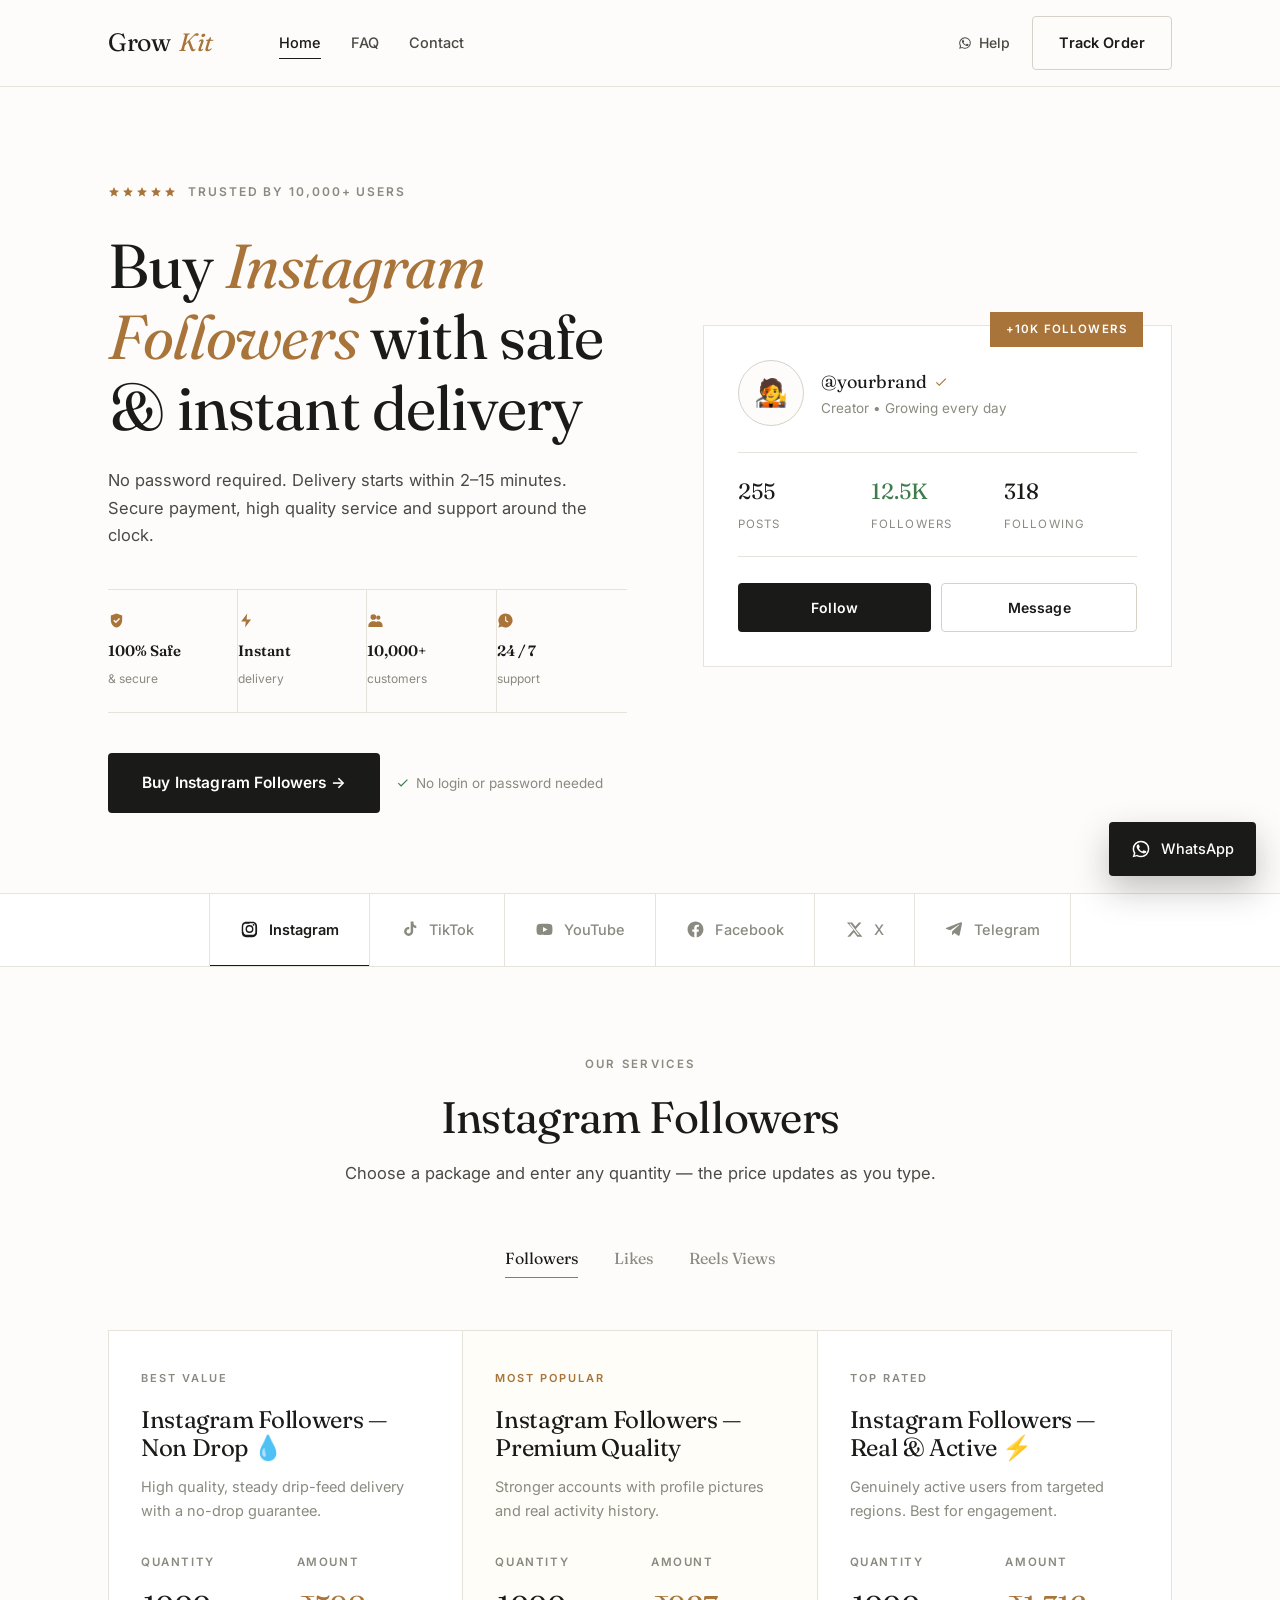
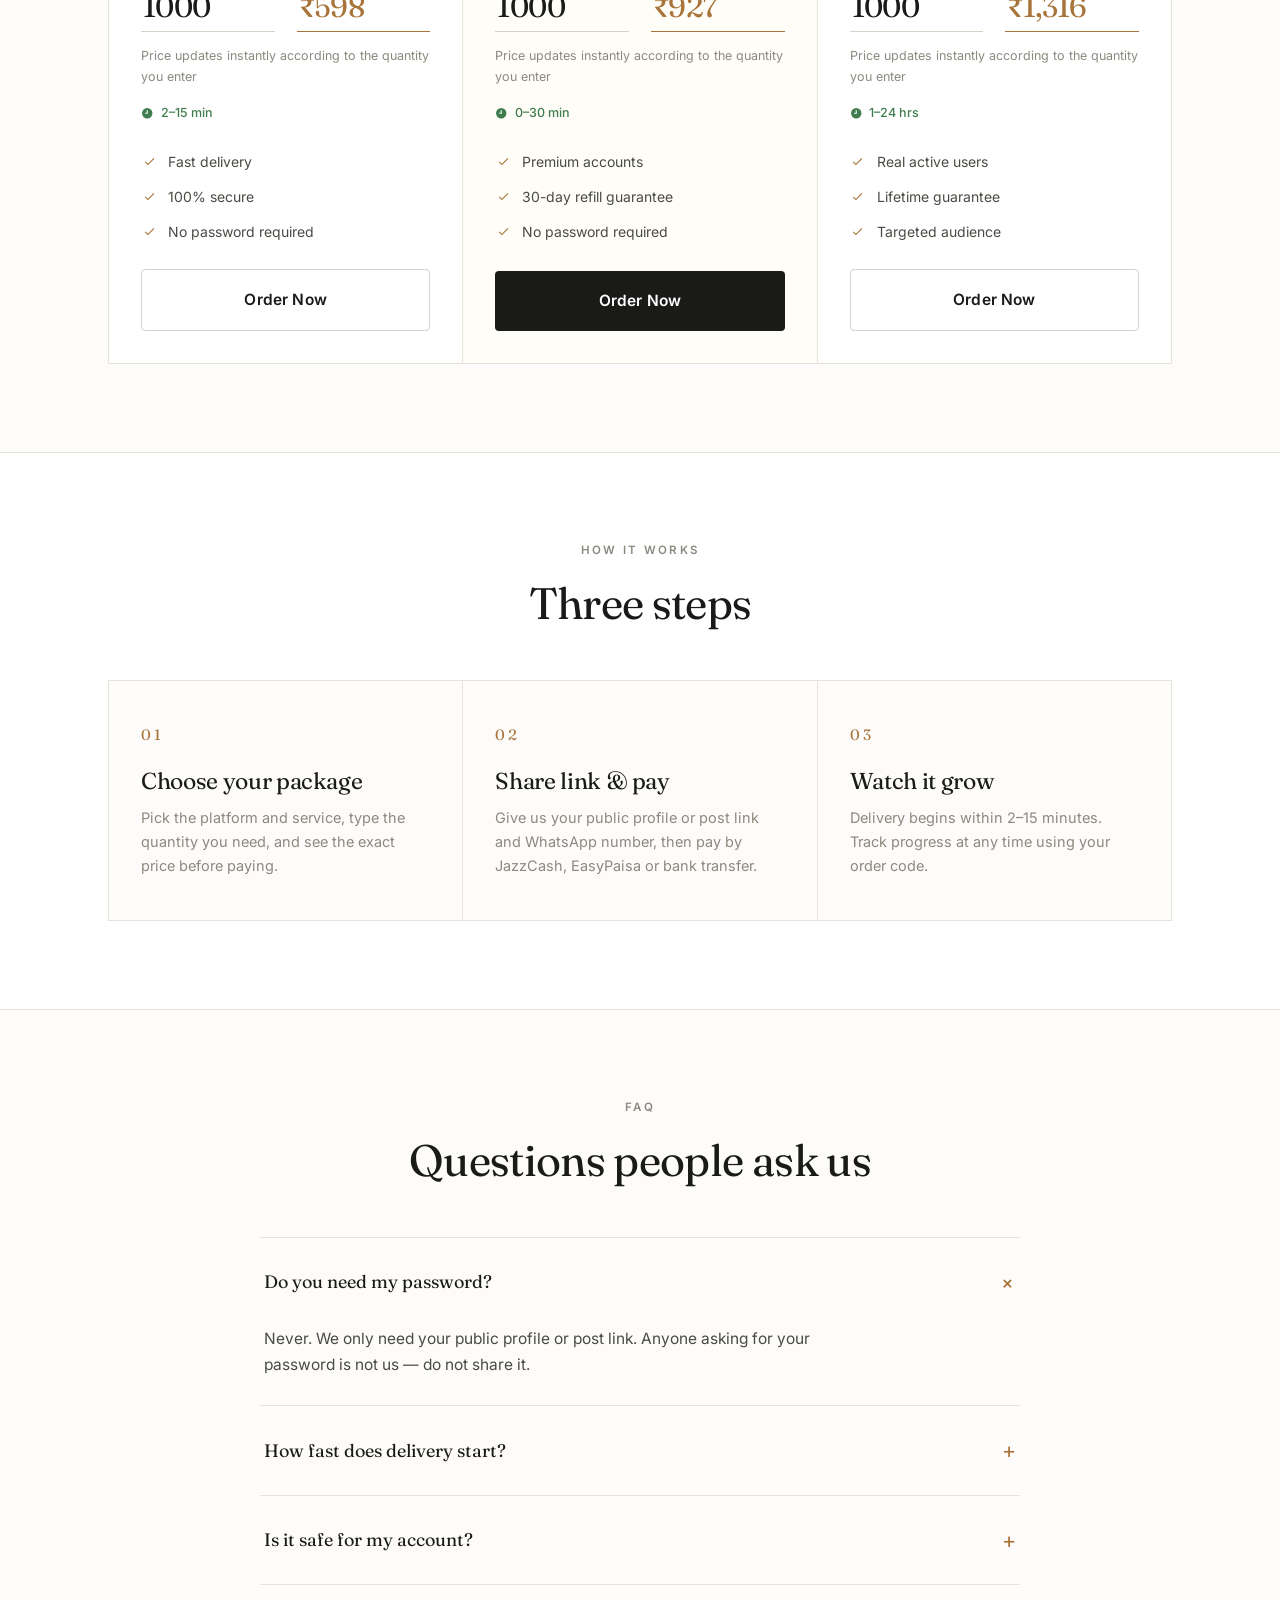
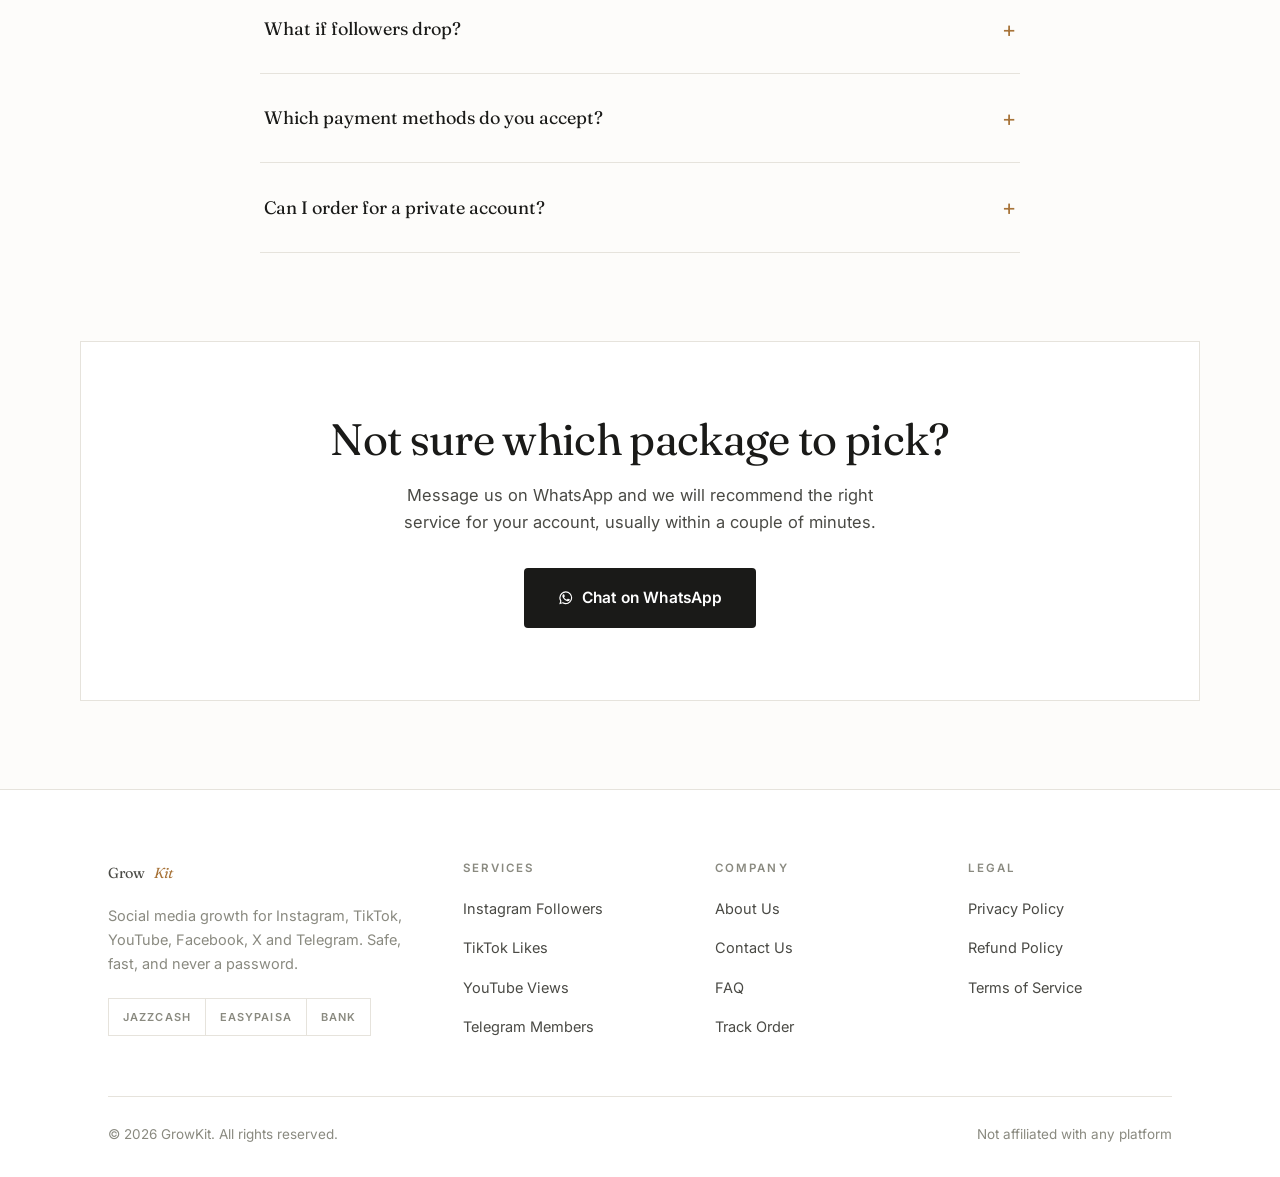
<file: mockups/front-c.html>
<!doctype html>
<html lang="en">
<head>
<meta charset="utf-8">
<meta name="viewport" content="width=device-width, initial-scale=1">
<title>SMM Panel &mdash; Direction C (Minimal / Premium)</title>
<link rel="preconnect" href="https://fonts.googleapis.com">
<link rel="preconnect" href="https://fonts.gstatic.com" crossorigin>
<link href="https://fonts.googleapis.com/css2?family=Fraunces:ital,opsz,wght@0,9..144,300..700;1,9..144,300..700&family=Inter:wght@400;500;600&display=swap" rel="stylesheet">
<style>
*,*::before,*::after{box-sizing:border-box}
:root{
  --bg:#fdfcfa; --paper:#ffffff; --ink:#1a1a18; --ink-2:#4a4a45; --muted:#8a8a80;
  --line:#e6e3dc; --line-2:#d6d2c8; --accent:#1a1a18; --gold:#a8743a; --ok:#3f7d4e;
  --pc:#1a1a18; --radius:4px;
}
html{-webkit-text-size-adjust:100%}
body{margin:0;font-family:'Inter',system-ui,-apple-system,sans-serif;background:var(--bg);color:var(--ink);
  line-height:1.65;overflow-x:hidden;font-size:16px}
a{color:inherit;text-decoration:none}
h1,h2,h3,h4{margin:0;line-height:1.14;font-family:'Fraunces','Georgia',serif;font-weight:400;letter-spacing:-.015em}
p{margin:0}
button,input,select{font:inherit;color:inherit}
svg{max-width:100%}
.wrap{width:100%;max-width:1120px;margin:0 auto;padding:0 28px}
.icon{width:1em;height:1em;display:inline-block;vertical-align:-.125em;fill:currentColor;flex:none}
.serif{font-family:'Fraunces',Georgia,serif}
.rule{height:1px;background:var(--line);border:0;margin:0}

/* buttons */
.btn{display:inline-flex;align-items:center;justify-content:center;gap:9px;border:0;border-radius:var(--radius);
  padding:14px 26px;font-weight:600;font-size:14.5px;cursor:pointer;letter-spacing:.01em;
  transition:background .18s, color .18s, border-color .18s, transform .14s;white-space:nowrap}
.btn:active{transform:translateY(1px)}
.btn-primary{background:var(--ink);color:#fff}
.btn-primary:hover{background:#000}
.btn-ghost{background:transparent;color:var(--ink);border:1px solid var(--line-2)}
.btn-ghost:hover{border-color:var(--ink);background:var(--ink);color:#fff}
.btn-wa{background:#1f8c4d;color:#fff}
.btn-lg{padding:17px 34px;font-size:15.5px}
.btn-block{width:100%}

/* header */
header{position:sticky;top:0;z-index:40;background:rgba(253,252,250,.9);backdrop-filter:blur(12px);
  border-bottom:1px solid var(--line)}
.nav{display:flex;align-items:center;gap:20px;height:86px}
.logo{font-family:'Fraunces',Georgia,serif;font-size:25px;letter-spacing:-.02em;display:flex;align-items:baseline;gap:9px}
.logo em{font-style:italic;color:var(--gold)}
.nav-links{display:flex;gap:30px;margin-left:46px}
.nav-links a{font-size:14.5px;font-weight:500;color:var(--ink-2);padding:4px 0;border-bottom:1px solid transparent}
.nav-links a:hover,.nav-links a.active{color:var(--ink);border-bottom-color:var(--ink)}
.nav-right{margin-left:auto;display:flex;align-items:center;gap:22px}
.wa-link{display:inline-flex;align-items:center;gap:7px;font-size:14px;font-weight:500;color:var(--ink-2)}
.wa-link:hover{color:var(--ink)}
.burger{display:none;background:none;border:1px solid var(--line-2);border-radius:var(--radius);padding:10px 12px;cursor:pointer}
.drawer{display:none;border-bottom:1px solid var(--line);padding:10px 28px 22px;background:var(--paper)}
.drawer.show{display:block}
.drawer a{display:block;padding:14px 0;font-weight:500;border-bottom:1px solid var(--line)}
.drawer .btn{margin-top:16px}

/* hero */
.hero{padding:92px 0 80px}
.hero-grid{display:grid;grid-template-columns:1.05fr .95fr;gap:76px;align-items:center}
.badge-trust{display:inline-flex;align-items:center;gap:12px;font-size:12px;font-weight:600;letter-spacing:.16em;
  text-transform:uppercase;color:var(--muted)}
.badge-trust .stars{display:inline-flex;gap:2px;color:var(--gold);font-size:12px}
h1{font-size:clamp(36px,5.4vw,62px);margin:26px 0 24px}
h1 em{font-style:italic;color:var(--gold)}
.hero-sub{color:var(--ink-2);font-size:16.5px;max-width:48ch}
.stats{display:grid;grid-template-columns:repeat(4,1fr);gap:0;margin:40px 0;border-top:1px solid var(--line);
  border-bottom:1px solid var(--line)}
.stat{padding:22px 16px 22px 0;border-right:1px solid var(--line)}
.stat:last-child{border-right:0}
.stat>.icon{font-size:17px;color:var(--gold);margin-bottom:10px;display:block}
.stat b{display:block;font-size:15px;font-weight:600;font-family:'Fraunces',Georgia,serif}
.stat small{color:var(--muted);font-size:12px}
.hero-cta{display:flex;flex-wrap:wrap;gap:16px;align-items:center}
.hero-note{font-size:13.5px;color:var(--muted);display:flex;align-items:center;gap:7px}
.hero-note .icon{color:var(--ok)}

/* profile card */
.pcard{background:var(--paper);border:1px solid var(--line);padding:34px;position:relative}
.pcard-top{display:flex;align-items:center;gap:17px}
.pavatar{width:66px;height:66px;border-radius:50%;flex:none;border:1px solid var(--line-2);display:grid;place-items:center;background:var(--bg)}
.pavatar i{font-size:27px;font-style:normal}
.phandle{font-size:18px;font-family:'Fraunces',Georgia,serif;display:flex;align-items:center;gap:7px}
.verified{color:var(--gold);font-size:14px}
.pbio{color:var(--muted);font-size:13.5px}
.pstats{display:grid;grid-template-columns:repeat(3,1fr);margin:26px 0;text-align:left;
  border-top:1px solid var(--line);border-bottom:1px solid var(--line);padding:20px 0}
.pstats b{display:block;font-size:22px;font-family:'Fraunces',Georgia,serif;font-weight:400}
.pstats small{color:var(--muted);font-size:11.5px;letter-spacing:.1em;text-transform:uppercase}
.pstats .up b{color:var(--ok)}
.pbtns{display:flex;gap:10px}
.pbtns .btn{flex:1;padding:12px;font-size:14px}
.float-pill{position:absolute;top:-14px;right:28px;background:var(--gold);color:#fff;font-size:11.5px;
  font-weight:600;letter-spacing:.1em;text-transform:uppercase;padding:8px 16px}

/* platforms */
.psec{border-top:1px solid var(--line);border-bottom:1px solid var(--line);background:var(--paper)}
.plat-scroll{overflow-x:auto;scrollbar-width:none}
.plat-scroll::-webkit-scrollbar{display:none}
.plats{display:flex;min-width:max-content;justify-content:center}
.plat{display:flex;align-items:center;gap:10px;background:none;border:0;border-right:1px solid var(--line);
  padding:24px 30px;font-size:14.5px;font-weight:500;cursor:pointer;color:var(--muted);
  transition:color .18s, background .18s;position:relative}
.plat:first-child{border-left:1px solid var(--line)}
.plat .icon{font-size:19px}
.plat:hover{color:var(--ink);background:var(--bg)}
.plat.active{color:var(--ink);font-weight:600}
.plat.active::after{content:"";position:absolute;left:0;right:0;bottom:-1px;height:2px;background:var(--ink)}

/* sections */
.section{padding:88px 0}
.section.alt{background:var(--paper);border-top:1px solid var(--line);border-bottom:1px solid var(--line)}
.section-head{max-width:620px;margin:0 auto 52px;text-align:center}
.eyebrow{display:block;color:var(--muted);font-size:11.5px;font-weight:600;letter-spacing:.2em;
  text-transform:uppercase;margin-bottom:18px}
h2{font-size:clamp(28px,4vw,44px)}
.section-head p{color:var(--ink-2);margin-top:18px;font-size:16.5px}
.tabs{display:flex;gap:36px;justify-content:center;margin:0 auto 52px;width:max-content;max-width:100%;
  overflow-x:auto;scrollbar-width:none}
.tabs::-webkit-scrollbar{display:none}
.tab{border:0;background:none;padding:6px 0;font-size:16px;font-family:'Fraunces',Georgia,serif;cursor:pointer;
  color:var(--muted);white-space:nowrap;border-bottom:1px solid transparent;transition:all .18s}
.tab:hover{color:var(--ink)}
.tab.active{color:var(--ink);border-bottom-color:var(--gold)}

/* cards */
.cards{display:grid;grid-template-columns:repeat(auto-fit,minmax(min(300px,100%),1fr));gap:1px;background:var(--line);
  border:1px solid var(--line)}
.card{min-width:0;background:var(--paper);padding:38px 32px 32px;display:flex;flex-direction:column;position:relative;
  transition:background .2s}
.card:hover{background:#fffdf9}
.card.featured{background:#fffdf7}
.cbadge{font-size:11px;font-weight:600;letter-spacing:.18em;text-transform:uppercase;color:var(--muted);
  margin-bottom:18px;display:block}
.card.featured .cbadge{color:var(--gold)}
.card h3{font-size:24px;margin:0 0 12px;line-height:1.2}
.cdesc{color:var(--muted);font-size:14.5px;min-height:48px}
/* ---- quantity + amount (kept deliberately plain) ---- */
.qp{display:grid;grid-template-columns:1fr 1fr;gap:22px;margin:30px 0 0}
.qp-f>span{display:block;font-size:11.5px;font-weight:600;letter-spacing:.14em;text-transform:uppercase;
  color:var(--muted);margin-bottom:10px}
.qp input,.qp .price{width:100%;height:50px;border:0;border-bottom:1px solid var(--line-2);border-radius:0;
  padding:0 2px;font-size:30px;letter-spacing:-.02em;outline:none;background:none;
  display:flex;align-items:center;font-family:'Fraunces',Georgia,serif;font-weight:400;color:var(--ink)}
.qp input{-moz-appearance:textfield}
.qp input::-webkit-outer-spin-button,.qp input::-webkit-inner-spin-button{-webkit-appearance:none;margin:0}
.qp input:focus{border-bottom-color:var(--ink)}
.qp .price{color:var(--gold);border-bottom-color:var(--gold)}
.qp-note{font-size:12.5px;color:var(--muted);margin-top:14px}
.qp-err{color:#b91c1c;font-size:12.5px;font-weight:600;margin-top:8px;display:none}
.qp-err.show{display:block}
.qp-del{display:flex;align-items:center;gap:7px;font-size:12.5px;font-weight:500;color:var(--ok);margin-top:16px}
.feats{list-style:none;padding:0;margin:26px 0;display:grid;gap:12px}
.feats li{display:flex;align-items:center;gap:11px;font-size:14px;color:var(--ink-2)}
.tick{color:var(--gold);font-size:13px;flex:none;display:grid;place-items:center;width:16px;height:16px}
.card .btn{margin-top:auto}

/* steps */
.steps{display:grid;grid-template-columns:repeat(3,1fr);gap:1px;background:var(--line);border:1px solid var(--line)}
.step{background:var(--bg);padding:42px 32px}
.step-n{font-family:'Fraunces',Georgia,serif;font-size:15px;color:var(--gold);letter-spacing:.2em;margin-bottom:20px}
.step h3{font-size:23px;margin-bottom:12px}
.step p{color:var(--muted);font-size:14.5px}

/* faq */
.faq{max-width:760px;margin:0 auto;border-top:1px solid var(--line)}
.fitem{border-bottom:1px solid var(--line)}
.fq{width:100%;text-align:left;background:none;border:0;padding:26px 4px;font-size:18px;
  font-family:'Fraunces',Georgia,serif;cursor:pointer;display:flex;justify-content:space-between;
  align-items:center;gap:14px;color:var(--ink);min-width:0;overflow-wrap:anywhere}
.fq i{font-style:normal;font-size:22px;color:var(--gold);transition:transform .25s;flex:none;font-family:'Inter',sans-serif}
.fitem.open .fq i{transform:rotate(45deg)}
.fa{max-height:0;overflow:hidden;transition:max-height .3s ease}
.fa p{padding:0 4px 28px;color:var(--ink-2);font-size:15.5px;max-width:62ch}

/* band */
.band{border:1px solid var(--line);background:var(--paper);padding:72px 40px;text-align:center}
.band h2{margin-bottom:18px}
.band p{color:var(--ink-2);max-width:50ch;margin:0 auto 32px;font-size:16.5px}

/* footer */
footer{border-top:1px solid var(--line);padding:72px 0 32px;margin-top:0;background:var(--paper)}
.fgrid{display:grid;grid-template-columns:1.5fr repeat(3,1fr);gap:48px}
.fgrid h4{font-size:11.5px;text-transform:uppercase;letter-spacing:.18em;color:var(--muted);margin-bottom:20px;
  font-family:'Inter',sans-serif;font-weight:600}
.fgrid ul{list-style:none;padding:0;margin:0;display:grid;gap:13px}
.fgrid a{font-size:14.5px;color:var(--ink-2)}
.fgrid a:hover{color:var(--ink);text-decoration:underline;text-underline-offset:3px}
.fabout p{color:var(--muted);font-size:14.5px;margin-top:18px;max-width:34ch}
.pays{display:flex;gap:0;margin-top:22px;flex-wrap:wrap;border:1px solid var(--line);width:max-content}
.pay{padding:9px 14px;font-size:11px;font-weight:600;color:var(--muted);letter-spacing:.1em;
  text-transform:uppercase;border-right:1px solid var(--line)}
.pay:last-child{border-right:0}
.fbottom{border-top:1px solid var(--line);margin-top:56px;padding-top:26px;display:flex;justify-content:space-between;
  gap:16px;flex-wrap:wrap;color:var(--muted);font-size:13.5px}

/* modal */
.overlay{position:fixed;inset:0;background:rgba(26,26,24,.4);backdrop-filter:blur(5px);z-index:90;display:none;
  align-items:center;justify-content:center;padding:20px;overflow-y:auto}
.overlay.show{display:flex}
.modal{background:var(--paper);border:1px solid var(--line-2);width:100%;max-width:470px;
  box-shadow:0 40px 90px rgba(26,26,24,.18);animation:pop .25s ease;max-height:calc(100vh - 40px);overflow-y:auto}
@keyframes pop{from{opacity:0;transform:translateY(14px)}to{opacity:1;transform:none}}
.mhead{display:flex;align-items:flex-start;gap:14px;padding:32px 32px 0}
.mhead h3{font-size:26px}
.mhead p{color:var(--muted);font-size:14px;margin-top:7px}
.mclose{margin-left:auto;background:none;border:1px solid var(--line);width:36px;height:36px;font-size:19px;
  cursor:pointer;color:var(--ink-2);flex:none;line-height:1;border-radius:var(--radius)}
.mclose:hover{background:var(--ink);color:#fff;border-color:var(--ink)}
.mbody{padding:28px 32px 32px}
.summary{display:flex;align-items:center;gap:15px;border-top:1px solid var(--line);border-bottom:1px solid var(--line);
  padding:20px 0;margin-bottom:26px}
.summary .si{width:44px;height:44px;border:1px solid var(--line);display:grid;place-items:center;font-size:20px;
  flex:none;color:var(--gold)}
.summary b{display:block;font-size:16px;font-family:'Fraunces',Georgia,serif;font-weight:400}
.summary small{color:var(--muted);font-size:12.5px}
.summary .amt{margin-left:auto;font-size:26px;font-family:'Fraunces',Georgia,serif;white-space:nowrap}
.field{margin-bottom:22px}
.field label{display:block;font-size:11.5px;font-weight:600;letter-spacing:.14em;text-transform:uppercase;
  margin-bottom:9px;color:var(--muted)}
.field input{width:100%;border:0;border-bottom:1px solid var(--line-2);padding:12px 2px;font-size:16px;
  outline:none;background:none;transition:border-color .15s;border-radius:0}
.field input:focus{border-bottom-color:var(--ink)}
.field small{display:block;color:var(--muted);font-size:12.5px;margin-top:8px}
.safe-note{display:flex;gap:11px;border:1px solid var(--line);padding:15px;font-size:13.5px;color:var(--ink-2);margin-bottom:24px}
.safe-note .icon{font-size:18px;flex:none;color:var(--ok)}
.muted-note{font-size:13.5px;color:var(--muted);margin-top:14px}

/* fab */
.fab{position:fixed;right:24px;bottom:24px;z-index:60;display:flex;align-items:center;gap:10px;background:var(--ink);
  color:#fff;border:0;border-radius:var(--radius);padding:15px 22px;font-weight:500;font-size:14.5px;cursor:pointer;
  box-shadow:0 14px 34px rgba(26,26,24,.26)}
.fab:hover{background:#000;transform:translateY(-2px)}
.fab .icon{font-size:20px}

/* responsive */
@media (max-width:1000px){
  .hero-grid{grid-template-columns:1fr;gap:48px}
  .pcard{max-width:440px}
  .steps{grid-template-columns:1fr}
  .fgrid{grid-template-columns:1fr 1fr;gap:34px}
  .hero{padding:60px 0 56px}
}
@media (max-width:760px){
  .wrap{padding:0 20px}
  .nav-links,.nav-right .wa-link,.nav-right .btn-ghost{display:none}
  .burger{display:block;margin-left:auto}
  .nav{height:70px}
  .hero{padding:40px 0 44px}
  .stats{grid-template-columns:1fr 1fr}
  .stat{padding:18px 14px}
  .stat:nth-child(2){border-right:0}
  .stat:nth-child(1),.stat:nth-child(2){border-bottom:1px solid var(--line)}
  .plats{justify-content:flex-start}
  .plat{padding:18px 22px}
  .section{padding:52px 0}
  .cards{grid-template-columns:minmax(0,1fr)}
  .fq{padding:22px 2px;font-size:16.5px;gap:10px}
  .tabs{gap:24px}
  .band{padding:44px 24px}
  .fgrid{grid-template-columns:1fr}
  .fab{padding:14px;border-radius:50%}
  .fab span{display:none}
  .hero-cta .btn{width:100%}
  .mhead,.mbody{padding-left:22px;padding-right:22px}
}

</style>
</head>
<body>

<!-- ============ ICON SPRITE (generic glyphs, no brand logos) ============ -->
<svg style="display:none" aria-hidden="true">
  <symbol id="i-instagram" viewBox="0 0 24 24"><path d="M12 2.2c-2.7 0-3 0-4.1.06-1 .05-1.7.21-2.3.45a4.6 4.6 0 0 0-1.7 1.1 4.6 4.6 0 0 0-1.1 1.7c-.24.6-.4 1.3-.45 2.3C2.2 9 2.2 9.3 2.2 12s0 3 .06 4.1c.05 1 .21 1.7.45 2.3a4.6 4.6 0 0 0 1.1 1.7 4.6 4.6 0 0 0 1.7 1.1c.6.24 1.3.4 2.3.45 1.1.06 1.4.06 4.1.06s3 0 4.1-.06c1-.05 1.7-.21 2.3-.45a4.9 4.9 0 0 0 2.8-2.8c.24-.6.4-1.3.45-2.3.06-1.1.06-1.4.06-4.1s0-3-.06-4.1c-.05-1-.21-1.7-.45-2.3a4.6 4.6 0 0 0-1.1-1.7 4.6 4.6 0 0 0-1.7-1.1c-.6-.24-1.3-.4-2.3-.45C15 2.2 14.7 2.2 12 2.2Zm0 1.8c2.67 0 2.98.01 4.03.06.78.04 1.2.16 1.49.27.37.15.64.32.92.6.28.28.45.55.6.92.11.28.23.7.27 1.49.05 1.05.06 1.36.06 4.03s-.01 2.98-.06 4.03c-.04.78-.16 1.2-.27 1.49a3.1 3.1 0 0 1-1.52 1.52c-.28.11-.71.23-1.49.27-1.05.05-1.36.06-4.03.06s-2.98-.01-4.03-.06c-.78-.04-1.2-.16-1.49-.27a3.1 3.1 0 0 1-1.52-1.52c-.11-.28-.23-.71-.27-1.49C4.01 14.98 4 14.67 4 12s.01-2.98.06-4.03c.04-.78.16-1.2.27-1.49.15-.37.32-.64.6-.92.28-.28.55-.45.92-.6.28-.11.71-.23 1.49-.27C8.39 4.65 8.7 4.64 12 4.64Zm0 2.4a4.96 4.96 0 1 0 0 9.92 4.96 4.96 0 0 0 0-9.92Zm0 1.8a3.16 3.16 0 1 1 0 6.32 3.16 3.16 0 0 1 0-6.32Zm6.3-2.14a1.16 1.16 0 1 1-2.32 0 1.16 1.16 0 0 1 2.32 0Z"/></symbol>
  <symbol id="i-tiktok" viewBox="0 0 24 24"><path d="M16.5 2h-3v12.4a2.6 2.6 0 1 1-2.6-2.6c.27 0 .53.04.78.12V8.78A6.1 6.1 0 0 0 10.9 8.7a5.7 5.7 0 1 0 5.7 5.7V8.9a6.4 6.4 0 0 0 4 1.38V7.2a3.6 3.6 0 0 1-3.6-3.6V2Z"/></symbol>
  <symbol id="i-youtube" viewBox="0 0 24 24"><path d="M21.6 7.2a2.8 2.8 0 0 0-1.97-1.98C17.9 4.75 12 4.75 12 4.75s-5.9 0-7.63.47A2.8 2.8 0 0 0 2.4 7.2C1.93 8.93 1.93 12 1.93 12s0 3.07.47 4.8a2.8 2.8 0 0 0 1.97 1.98c1.73.47 7.63.47 7.63.47s5.9 0 7.63-.47a2.8 2.8 0 0 0 1.97-1.98c.47-1.73.47-4.8.47-4.8s0-3.07-.47-4.8ZM10.1 15.3V8.7L15.8 12l-5.7 3.3Z"/></symbol>
  <symbol id="i-facebook" viewBox="0 0 24 24"><path d="M22 12.06C22 6.5 17.52 2 12 2S2 6.5 2 12.06C2 17.08 5.66 21.25 10.44 22v-7.03H7.9v-2.91h2.54V9.85c0-2.51 1.49-3.9 3.77-3.9 1.09 0 2.23.2 2.23.2v2.46h-1.26c-1.24 0-1.63.78-1.63 1.57v1.88h2.77l-.44 2.91h-2.33V22C18.34 21.25 22 17.08 22 12.06Z"/></symbol>
  <symbol id="i-x" viewBox="0 0 24 24"><path d="M17.53 3h3.3l-7.2 8.23L22 21h-6.47l-4.3-5.62L6.3 21H3l7.7-8.8L2.4 3h6.6l4.03 5.33L17.53 3Zm-1.16 16.03h1.82L7.3 4.88H5.35l11.02 14.15Z"/></symbol>
  <symbol id="i-telegram" viewBox="0 0 24 24"><path d="M21.6 4.2 18.5 19c-.23 1.03-.85 1.28-1.72.8l-4.75-3.5-2.3 2.2c-.25.26-.47.47-.95.47l.34-4.83 8.8-7.95c.38-.34-.08-.53-.59-.19L6.5 12.84l-4.68-1.46c-1.02-.32-1.04-1.02.21-1.5l17.9-6.9c.85-.31 1.6.2 1.33 1.22Z"/></symbol>
  <symbol id="i-shield" viewBox="0 0 24 24"><path d="M12 2 4 5v6.5c0 5 3.4 9.3 8 10.5 4.6-1.2 8-5.5 8-10.5V5l-8-3Zm-1 14-3.5-3.5 1.4-1.4L11 13.2l4.6-4.6 1.4 1.4L11 16Z"/></symbol>
  <symbol id="i-bolt" viewBox="0 0 24 24"><path d="M13 2 4.5 13.5H11L10 22l8.5-11.5H12L13 2Z"/></symbol>
  <symbol id="i-users" viewBox="0 0 24 24"><path d="M9 11a4 4 0 1 0 0-8 4 4 0 0 0 0 8Zm7 0a3 3 0 1 0 0-6 3 3 0 0 0 0 6Zm0 2c-1.2 0-2.3.3-3.2.8 1.4 1 2.2 2.4 2.2 4.2V21h7v-2c0-3.3-2.7-6-6-6ZM9 13c-3.9 0-7 2.7-7 6v2h14v-2c0-3.3-3.1-6-7-6Z"/></symbol>
  <symbol id="i-chat" viewBox="0 0 24 24"><path d="M12 2a10 10 0 0 0-8.6 15.1L2 22l4.9-1.4A10 10 0 1 0 12 2Zm0 4a1 1 0 0 1 1 1v4.6l3 1.8-.9 1.5-3.6-2.2V7a1 1 0 0 1 .5-1Z"/></symbol>
  <symbol id="i-whatsapp" viewBox="0 0 24 24"><path d="M17.5 14.4c-.3-.15-1.7-.84-1.96-.94-.26-.1-.45-.14-.64.14-.19.29-.75.95-.92 1.14-.17.19-.34.21-.62.07a7.6 7.6 0 0 1-2.25-1.39 8.5 8.5 0 0 1-1.56-1.94c-.16-.28-.02-.44.12-.6.14-.16.34-.4.5-.6.17-.2.22-.33.33-.55.1-.22.05-.4-.03-.57-.08-.17-.63-1.52-.86-2.07-.22-.54-.45-.47-.62-.47h-.53c-.19 0-.5.07-.75.35-.26.28-.98.95-.98 2.33s1 2.7 1.14 2.9c.14.18 1.96 3.13 4.84 4.26 2.87 1.14 2.87.76 3.39.71.52-.05 1.7-.69 1.94-1.36.24-.67.24-1.24.17-1.36-.07-.12-.26-.19-.54-.33ZM12 22a9.9 9.9 0 0 1-5.03-1.37L2 22l1.4-4.86A9.9 9.9 0 0 1 2 12 10 10 0 1 1 12 22Zm0-18.2A8.2 8.2 0 0 0 5.2 16.5l.2.32-.83 2.9 2.98-.8.3.18A8.2 8.2 0 1 0 12 3.8Z"/></symbol>
  <symbol id="i-star" viewBox="0 0 24 24"><path d="m12 17.3-6.2 3.7 1.7-7-5.4-4.7 7.1-.6L12 2l2.8 6.7 7.1.6-5.4 4.7 1.7 7L12 17.3Z"/></symbol>
  <symbol id="i-clock" viewBox="0 0 24 24"><path d="M12 2a10 10 0 1 0 0 20 10 10 0 0 0 0-20Zm1 11h-5v-2h3V6h2v7Z"/></symbol>
  <symbol id="i-search" viewBox="0 0 24 24"><path d="M15.5 14h-.8l-.3-.3a6.5 6.5 0 1 0-.7.7l.3.3v.8l5 5 1.5-1.5-5-5Zm-6 0a4.5 4.5 0 1 1 0-9 4.5 4.5 0 0 1 0 9Z"/></symbol>
  <symbol id="i-check" viewBox="0 0 24 24"><path d="M9 16.2 4.8 12l-1.4 1.4L9 19 21 7l-1.4-1.4L9 16.2Z"/></symbol>
  <symbol id="i-rocket" viewBox="0 0 24 24"><path d="M14 3c3.5 0 7 3.5 7 7 0 2-1 4-3 6l-3 3-2-2 1-4-3-3-4 1-2-2 3-3c2-2 4-3 6-3Zm1 4a2 2 0 1 0 0 4 2 2 0 0 0 0-4ZM4 17c1-1 2.5-1 3.5 0s1 2.5 0 3.5C6 22 2 22 2 22s0-4 2-5Z"/></symbol>
  <symbol id="i-card" viewBox="0 0 24 24"><path d="M20 4H4a2 2 0 0 0-2 2v12a2 2 0 0 0 2 2h16a2 2 0 0 0 2-2V6a2 2 0 0 0-2-2Zm0 14H4v-6h16v6Zm0-9H4V6h16v3Z"/></symbol>
  <symbol id="i-menu" viewBox="0 0 24 24"><path d="M3 6h18v2H3V6Zm0 5h18v2H3v-2Zm0 5h18v2H3v-2Z"/></symbol>
</svg>

<header>
  <div class="wrap nav">
    <a href="#" class="logo">Grow<em>Kit</em></a>
    <nav class="nav-links"><a href="#" class="active">Home</a><a href="#faq">FAQ</a><a href="#contact">Contact</a></nav>
    <div class="nav-right">
      <a href="#" class="wa-link" onclick="return false"><svg class="icon"><use href="#i-whatsapp"></use></svg> Help</a>
      <button class="btn btn-ghost" onclick="openTrack()">Track Order</button>
      <button class="burger" onclick="document.getElementById('drawer').classList.toggle('show')"><svg class="icon"><use href="#i-menu"></use></svg></button>
    </div>
  </div>
  <div class="drawer" id="drawer">
    <a href="#">Home</a><a href="#faq">FAQ</a><a href="#contact">Contact</a><a href="#" onclick="return false">WhatsApp help</a>
    <button class="btn btn-primary btn-block" onclick="openTrack()">Track Order</button>
  </div>
</header>

<section class="hero">
  <div class="wrap hero-grid">
    <div>
      <div class="badge-trust">
        <span class="stars"><svg class="icon"><use href="#i-star"></use></svg><svg class="icon"><use href="#i-star"></use></svg><svg class="icon"><use href="#i-star"></use></svg><svg class="icon"><use href="#i-star"></use></svg><svg class="icon"><use href="#i-star"></use></svg></span>
        Trusted by 10,000+ users
      </div>
      <h1>Buy <em id="heroPlat">Instagram Followers</em> with safe &amp; instant delivery</h1>
      <p class="hero-sub">No password required. Delivery starts within 2&ndash;15 minutes. Secure payment, high quality service and support around the clock.</p>
      <div class="stats">
        <div class="stat"><svg class="icon"><use href="#i-shield"></use></svg><b>100% Safe</b><small>&amp; secure</small></div>
        <div class="stat"><svg class="icon"><use href="#i-bolt"></use></svg><b>Instant</b><small>delivery</small></div>
        <div class="stat"><svg class="icon"><use href="#i-users"></use></svg><b>10,000+</b><small>customers</small></div>
        <div class="stat"><svg class="icon"><use href="#i-chat"></use></svg><b>24 / 7</b><small>support</small></div>
      </div>
      <div class="hero-cta">
        <a class="btn btn-primary btn-lg" href="#services" id="heroCta">Buy Instagram Followers</a>
        <span class="hero-note"><svg class="icon"><use href="#i-check"></use></svg> No login or password needed</span>
      </div>
    </div>
    <div class="pcard">
      <div class="float-pill" id="pillText">+10K Followers</div>
      <div class="pcard-top">
        <div class="pavatar"><i id="pAvatar">&#129365;</i></div>
        <div><div class="phandle">@yourbrand <svg class="icon verified"><use href="#i-check"></use></svg></div>
        <div class="pbio" id="pBio">Creator</div></div>
      </div>
      <div class="pstats">
        <div><b id="pS1">255</b><small id="pL1">Posts</small></div>
        <div class="up"><b id="pS2">12.5K</b><small id="pL2">Followers</small></div>
        <div><b id="pS3">318</b><small id="pL3">Following</small></div>
      </div>
      <div class="pbtns"><button class="btn btn-primary">Follow</button><button class="btn btn-ghost">Message</button></div>
    </div>
  </div>
</section>

<section class="psec" id="services">
  <div class="plat-scroll"><div class="plats" id="plats"></div></div>
</section>

<section class="section">
  <div class="wrap">
    <div class="section-head">
      <span class="eyebrow">Our services</span>
      <h2 id="svcTitle">Instagram Followers</h2>
      <p>Choose a package and enter any quantity &mdash; the price updates as you type.</p>
    </div>
    <div class="tabs" id="tabs"></div>
    <div class="cards" id="cards"></div>
  </div>
</section>

<section class="section alt">
  <div class="wrap">
    <div class="section-head"><span class="eyebrow">How it works</span><h2>Three steps</h2></div>
    <div class="steps">
      <div class="step"><div class="step-n">01</div><h3>Choose your package</h3><p>Pick the platform and service, type the quantity you need, and see the exact price before paying.</p></div>
      <div class="step"><div class="step-n">02</div><h3>Share link &amp; pay</h3><p>Give us your public profile or post link and WhatsApp number, then pay by JazzCash, EasyPaisa or bank transfer.</p></div>
      <div class="step"><div class="step-n">03</div><h3>Watch it grow</h3><p>Delivery begins within 2&ndash;15 minutes. Track progress at any time using your order code.</p></div>
    </div>
  </div>
</section>

<section class="section" id="faq">
  <div class="wrap">
    <div class="section-head"><span class="eyebrow">FAQ</span><h2>Questions people ask us</h2></div>
    <div class="faq" id="faqList"></div>
  </div>
</section>

<section class="wrap section" id="contact" style="padding-top:0">
  <div class="band">
    <h2>Not sure which package to pick?</h2>
    <p>Message us on WhatsApp and we will recommend the right service for your account, usually within a couple of minutes.</p>
    <button class="btn btn-primary btn-lg"><svg class="icon"><use href="#i-whatsapp"></use></svg> Chat on WhatsApp</button>
  </div>
</section>

<footer><div class="wrap">
  <div class="fgrid">
    <div class="fabout">
      <a href="#" class="logo">Grow<em>Kit</em></a>
      <p>Social media growth for Instagram, TikTok, YouTube, Facebook, X and Telegram. Safe, fast, and never a password.</p>
      <div class="pays"><span class="pay">JazzCash</span><span class="pay">EasyPaisa</span><span class="pay">Bank</span></div>
    </div>
    <div><h4>Services</h4><ul><li><a href="#">Instagram Followers</a></li><li><a href="#">TikTok Likes</a></li><li><a href="#">YouTube Views</a></li><li><a href="#">Telegram Members</a></li></ul></div>
    <div><h4>Company</h4><ul><li><a href="#">About Us</a></li><li><a href="#">Contact Us</a></li><li><a href="#faq">FAQ</a></li><li><a href="#" onclick="openTrack();return false">Track Order</a></li></ul></div>
    <div><h4>Legal</h4><ul><li><a href="#">Privacy Policy</a></li><li><a href="#">Refund Policy</a></li><li><a href="#">Terms of Service</a></li></ul></div>
  </div>
  <div class="fbottom"><span>&copy; 2026 GrowKit. All rights reserved.</span><span>Not affiliated with any platform</span></div>
</div></footer>

<button class="fab" onclick="alert('Demo: opens WhatsApp chat')"><svg class="icon"><use href="#i-whatsapp"></use></svg><span>WhatsApp</span></button>

<div class="overlay" id="orderModal" onclick="if(event.target===this)closeModal('orderModal')"><div class="modal">
  <div class="mhead"><div><h3>Complete your order</h3><p>Takes less than a minute</p></div>
    <button class="mclose" onclick="closeModal('orderModal')">&times;</button></div>
  <div class="mbody">
    <div class="summary">
      <div class="si"><svg class="icon" id="omIcon"><use href="#i-instagram"></use></svg></div>
      <div><b id="omTitle">500 Instagram Followers</b><small id="omDelivery">Starts in 2&ndash;15 minutes</small></div>
      <span class="amt" id="omPrice">&#8377;299</span>
    </div>
    <div class="field"><label id="omLinkLabel">Instagram profile URL</label>
      <input type="url" id="omLink" placeholder="https://instagram.com/yourbrand">
      <small>Your account must be public, not private.</small></div>
    <div class="field"><label>WhatsApp number</label>
      <input type="tel" id="omWa" placeholder="+92 300 1234567">
      <small>We send your order code and updates here.</small></div>
    <div class="safe-note"><svg class="icon"><use href="#i-shield"></use></svg><span>We never ask for your password. Only the public link is needed.</span></div>
    <button class="btn btn-primary btn-block btn-lg" onclick="fakeOrder()">Continue to payment</button>
  </div>
</div></div>

<div class="overlay" id="trackModal" onclick="if(event.target===this)closeModal('trackModal')"><div class="modal" style="max-width:430px">
  <div class="mhead"><div><h3>Track your order</h3><p>Enter the code we sent on WhatsApp</p></div>
    <button class="mclose" onclick="closeModal('trackModal')">&times;</button></div>
  <div class="mbody">
    <div class="field"><label>Order code</label><input id="tkCode" placeholder="GK-8F42KD" style="text-transform:uppercase;letter-spacing:.1em"></div>
    <button class="btn btn-primary btn-block btn-lg" onclick="fakeTrack()">Track order</button>
    <div id="tkResult" style="display:none;margin-top:20px">
      <div class="summary" style="margin-bottom:0"><div class="si"><svg class="icon"><use href="#i-bolt"></use></svg></div>
        <div><b>1,000 Instagram Followers</b><small>Processing &bull; 640 / 1,000 delivered</small></div></div>
      <p class="muted-note">Start count 12,500 &bull; Remains 360 &bull; Updated 2 minutes ago</p>
    </div>
  </div>
</div></div>


<script>
/* ===================== DUMMY DATA ===================== */
var ORDER_PAGE = 'order-c.html';
var CUR = '₹';
var TIERS = [
  {badge:'Best Value',   name:'Non Drop 💧', mult:1,    delivery:'2–15 min',
   desc:'High quality, steady drip-feed delivery with a no-drop guarantee.',
   feats:['Fast delivery','100% secure','No password required'], featured:false},
  {badge:'Most Popular', name:'Premium Quality',       mult:1.55, delivery:'0–30 min',
   desc:'Stronger accounts with profile pictures and real activity history.',
   feats:['Premium accounts','30-day refill guarantee','No password required'], featured:true},
  {badge:'Top Rated',    name:'Real & Active ⚡',  mult:2.2,  delivery:'1–24 hrs',
   desc:'Genuinely active users from targeted regions. Best for engagement.',
   feats:['Real active users','Lifetime guarantee','Targeted audience'], featured:false}
];
var PLATFORMS = [
  {id:'instagram', name:'Instagram', icon:'i-instagram', color:'#e1306c', emoji:'🧑‍🎤',
   bio:'Creator • Growing every day', linkLabel:'Instagram profile URL', linkPh:'https://instagram.com/yourbrand',
   stats:[['255','Posts'],['12.5K','Followers'],['318','Following']],
   rates:{followers:598, likes:149, views:39}, nouns:{followers:'Followers', likes:'Likes', views:'Reels Views'}},
  {id:'tiktok', name:'TikTok', icon:'i-tiktok', color:'#111827', emoji:'🕺',
   bio:'Dancer • Daily videos', linkLabel:'TikTok profile or video URL', linkPh:'https://tiktok.com/@yourbrand',
   stats:[['1.2M','Likes'],['48.9K','Followers'],['96','Following']],
   rates:{followers:699, likes:199, views:29}, nouns:{followers:'Followers', likes:'Likes', views:'Video Views'}},
  {id:'youtube', name:'YouTube', icon:'i-youtube', color:'#ef4444', emoji:'🎬',
   bio:'Weekly uploads • Tech reviews', linkLabel:'YouTube channel or video URL', linkPh:'https://youtube.com/@yourbrand',
   stats:[['182','Videos'],['24.1K','Subscribers'],['1.8M','Views']],
   rates:{followers:1899, likes:349, views:99}, nouns:{followers:'Subscribers', likes:'Likes', views:'Views'}},
  {id:'facebook', name:'Facebook', icon:'i-facebook', color:'#1877f2', emoji:'📘',
   bio:'Local business page', linkLabel:'Facebook page or post URL', linkPh:'https://facebook.com/yourpage',
   stats:[['410','Posts'],['31.2K','Followers'],['1.1K','Likes']],
   rates:{followers:649, likes:199, views:49}, nouns:{followers:'Page Followers', likes:'Post Likes', views:'Video Views'}},
  {id:'x', name:'X', icon:'i-x', color:'#0f172a', emoji:'🐦',
   bio:'Thoughts in 280 characters', linkLabel:'X profile or post URL', linkPh:'https://x.com/yourbrand',
   stats:[['2.4K','Posts'],['9.8K','Followers'],['540','Following']],
   rates:{followers:899, likes:299, views:69}, nouns:{followers:'Followers', likes:'Likes', views:'Post Views'}},
  {id:'telegram', name:'Telegram', icon:'i-telegram', color:'#2aabee', emoji:'✈️',
   bio:'Public channel • Deals &amp; drops', linkLabel:'Telegram channel URL', linkPh:'https://t.me/yourchannel',
   stats:[['1.9K','Posts'],['18.4K','Members'],['92%','Reach']],
   rates:{followers:499, likes:249, views:19}, nouns:{followers:'Members', likes:'Reactions', views:'Post Views'}}
];
var CATS = [
  {id:'followers', label:'Followers', presets:[500,1000,2500,5000], min:100,  max:100000, step:100},
  {id:'likes',     label:'Likes',     presets:[250,500,1000,2500],  min:50,   max:50000,  step:50},
  {id:'views',     label:'Views',     presets:[1000,5000,10000,25000], min:500, max:1000000, step:500}
];
var FAQS = [
  ['Do you need my password?','Never. We only need your public profile or post link. Anyone asking for your password is not us — do not share it.'],
  ['How fast does delivery start?','Most orders start within 2–15 minutes of payment confirmation. Larger orders are drip-fed over a few hours so growth looks natural.'],
  ['Is it safe for my account?','Yes. We use gradual delivery that stays inside normal platform limits. We have delivered to more than 10,000 accounts without issues.'],
  ['What if followers drop?','Premium and Real &amp; Active packages include a refill guarantee. Send us your order code on WhatsApp and we refill free of charge.'],
  ['Which payment methods do you accept?','JazzCash, EasyPaisa and direct bank transfer. After paying you submit the transaction ID and we confirm it manually within a few minutes.'],
  ['Can I order for a private account?','No. Your account must be public while the order is running, otherwise delivery fails and we have to cancel it.']
];


/* ===================== STATE ===================== */
var curPlat = PLATFORMS[0];
var curCat  = CATS[0];

function fmt(n){ return n.toString().replace(/\B(?=(\d{3})+(?!\d))/g, ','); }
function money(n){
  var s = (Math.round(n*100)/100).toFixed(2).replace(/\.00$/,'');
  return CUR + s.replace(/\B(?=(\d{3})+(?!\d))/g, ',');
}
function servicesFor(plat, cat){
  var rate = plat.rates[cat.id], noun = plat.nouns[cat.id];
  return TIERS.map(function(t,i){
    return {
      id: plat.id+'-'+cat.id+'-'+i,
      badge: t.badge, featured: t.featured,
      title: plat.name+' '+noun+' — '+t.name,
      desc: t.desc, delivery: t.delivery, feats: t.feats,
      rate: Math.round(rate*t.mult), min: cat.min, max: cat.max,
      step: cat.step, presets: cat.presets, noun: noun
    };
  });
}

/* ===================== RENDER ===================== */
function renderPlats(){
  document.getElementById('plats').innerHTML = PLATFORMS.map(function(p){
    return '<button class="plat'+(p.id===curPlat.id?' active':'')+'" style="--pc:'+p.color+'" onclick="setPlat(\''+p.id+'\')">'+
           '<svg class="icon"><use href="#'+p.icon+'"></use></svg>'+p.name+'</button>';
  }).join('');
}
function renderTabs(){
  document.getElementById('tabs').innerHTML = CATS.map(function(c){
    return '<button class="tab'+(c.id===curCat.id?' active':'')+'" onclick="setCat(\''+c.id+'\')">'+
           curPlat.nouns[c.id]+'</button>';
  }).join('');
}
function renderHero(){
  var noun = curPlat.nouns[curCat.id];
  document.getElementById('heroPlat').textContent = curPlat.name+' '+noun;
  document.getElementById('heroCta').innerHTML = 'Buy '+curPlat.name+' '+noun+' &rarr;';
  document.getElementById('svcTitle').textContent = curPlat.name+' '+noun;
  document.getElementById('pAvatar').textContent = curPlat.emoji;
  document.getElementById('pBio').innerHTML = curPlat.bio;
  document.getElementById('pillText').textContent = '+10K '+noun;
  for(var i=0;i<3;i++){
    document.getElementById('pS'+(i+1)).textContent = curPlat.stats[i][0];
    document.getElementById('pL'+(i+1)).textContent = curPlat.stats[i][1];
  }
  document.documentElement.style.setProperty('--pc', curPlat.color);
}
function renderCards(){
  var svcs = servicesFor(curPlat, curCat);
  document.getElementById('cards').innerHTML = svcs.map(function(s){
    var q = s.presets[1];
    return '<article class="card'+(s.featured?' featured':'')+'" data-rate="'+s.rate+'" data-min="'+s.min+
      '" data-max="'+s.max+'" data-title="'+s.title+'" data-noun="'+s.noun+
      '" data-delivery="'+s.delivery+'" id="c-'+s.id+'">'+
      '<span class="cbadge">'+s.badge+'</span>'+
      '<h3>'+s.title+'</h3>'+
      '<p class="cdesc">'+s.desc+'</p>'+
      '<div class="qp">'+
        '<label class="qp-f"><span>Quantity</span>'+
          '<input type="number" value="'+q+'" oninput="recalc(this)" onchange="recalc(this)"></label>'+
        '<div class="qp-f"><span>Amount</span>'+
          '<div class="price">'+money(q/1000*s.rate)+'</div></div>'+
      '</div>'+
      '<p class="qp-note">Price updates instantly according to the quantity you enter</p>'+
      '<p class="qp-err"></p>'+
      '<div class="qp-del"><svg class="icon"><use href="#i-clock"></use></svg>'+s.delivery+'</div>'+
      '<ul class="feats">'+ s.feats.map(function(f){
          return '<li><span class="tick"><svg class="icon"><use href="#i-check"></use></svg></span>'+f+'</li>';
        }).join('') +'</ul>'+
      '<button class="btn '+(s.featured?'btn-primary':'btn-ghost')+' btn-block btn-lg" onclick="openOrder(this)">Order Now</button>'+
    '</article>';
  }).join('');
}
function renderFaq(){
  document.getElementById('faqList').innerHTML = FAQS.map(function(f,i){
    return '<div class="fitem'+(i===0?' open':'')+'">'+
      '<button class="fq" onclick="toggleFaq(this)">'+f[0]+'<i>+</i></button>'+
      '<div class="fa"'+(i===0?' style="max-height:200px"':'')+'><p>'+f[1]+'</p></div></div>';
  }).join('');
}

/* ===================== INTERACTION ===================== */
function setPlat(id){
  curPlat = PLATFORMS.filter(function(p){return p.id===id})[0];
  renderPlats(); renderTabs(); renderHero(); renderCards();
}
function setCat(id){
  curCat = CATS.filter(function(c){return c.id===id})[0];
  renderTabs(); renderHero(); renderCards();
}
function cardOf(el){ return el.closest('.card'); }
/* type a quantity, the amount follows — nothing else to learn.
   limits are only mentioned if the typed number breaks one. */
function recalc(input){
  var card = cardOf(input);
  var min = +card.dataset.min, max = +card.dataset.max, rate = +card.dataset.rate;
  var q = parseInt(input.value, 10);
  var eff = isNaN(q) || q < 0 ? 0 : Math.min(q, max);
  card.querySelector('.price').textContent = money(eff/1000*rate);
  var err = card.querySelector('.qp-err');
  if(!isNaN(q) && q > 0 && q < min){ err.textContent = 'Minimum for this service is '+fmt(min)+'.'; err.classList.add('show'); }
  else if(q > max){ err.textContent = 'Maximum for this service is '+fmt(max)+'.'; err.classList.add('show'); }
  else { err.classList.remove('show'); }
}
function toggleFaq(btn){
  var item = btn.parentElement, body = item.querySelector('.fa'), open = item.classList.contains('open');
  var all = document.querySelectorAll('.fitem');
  for(var i=0;i<all.length;i++){ all[i].classList.remove('open'); all[i].querySelector('.fa').style.maxHeight = 0; }
  if(!open){ item.classList.add('open'); body.style.maxHeight = body.scrollHeight + 'px'; }
}
function openModal(id){ document.getElementById(id).classList.add('show'); document.body.style.overflow='hidden'; }
function closeModal(id){ document.getElementById(id).classList.remove('show'); document.body.style.overflow=''; }
function openTrack(){ document.getElementById('drawer').classList.remove('show'); openModal('trackModal'); }
function openOrder(btn){
  var card = cardOf(btn);
  var q = Math.max(parseInt(card.querySelector('input').value,10) || +card.dataset.min, +card.dataset.min);
  document.getElementById('omTitle').textContent = fmt(q)+' '+card.dataset.title.split(' — ')[0].replace(curPlat.name+' ','')
    ? fmt(q)+' '+curPlat.name+' '+card.dataset.noun : fmt(q);
  document.getElementById('omTitle').textContent = fmt(q)+' '+curPlat.name+' '+card.dataset.noun;
  document.getElementById('omPrice').textContent = money(q/1000*(+card.dataset.rate));
  document.getElementById('omDelivery').textContent = 'Starts in '+card.dataset.delivery;
  document.getElementById('omIcon').innerHTML = '<use href="#'+curPlat.icon+'"></use>';
  document.getElementById('omLinkLabel').textContent = curPlat.linkLabel;
  document.getElementById('omLink').placeholder = curPlat.linkPh;
  openModal('orderModal');
}
function fakeOrder(){
  var link = document.getElementById('omLink').value.trim();
  var wa = document.getElementById('omWa').value.trim();
  if(!link){ alert('Please paste your profile link.'); return; }
  if(!wa){ alert('Please enter your WhatsApp number.'); return; }
  closeModal('orderModal');
  window.location.href = ORDER_PAGE;
}
function fakeTrack(){
  if(!document.getElementById('tkCode').value.trim()){ alert('Enter your order code'); return; }
  document.getElementById('tkResult').style.display = 'block';
}
document.addEventListener('keydown', function(e){
  if(e.key === 'Escape'){ closeModal('orderModal'); closeModal('trackModal'); }
});

/* ===================== BOOT ===================== */
renderPlats(); renderTabs(); renderHero(); renderCards(); renderFaq();
</script>
</body>
</html>
</file>
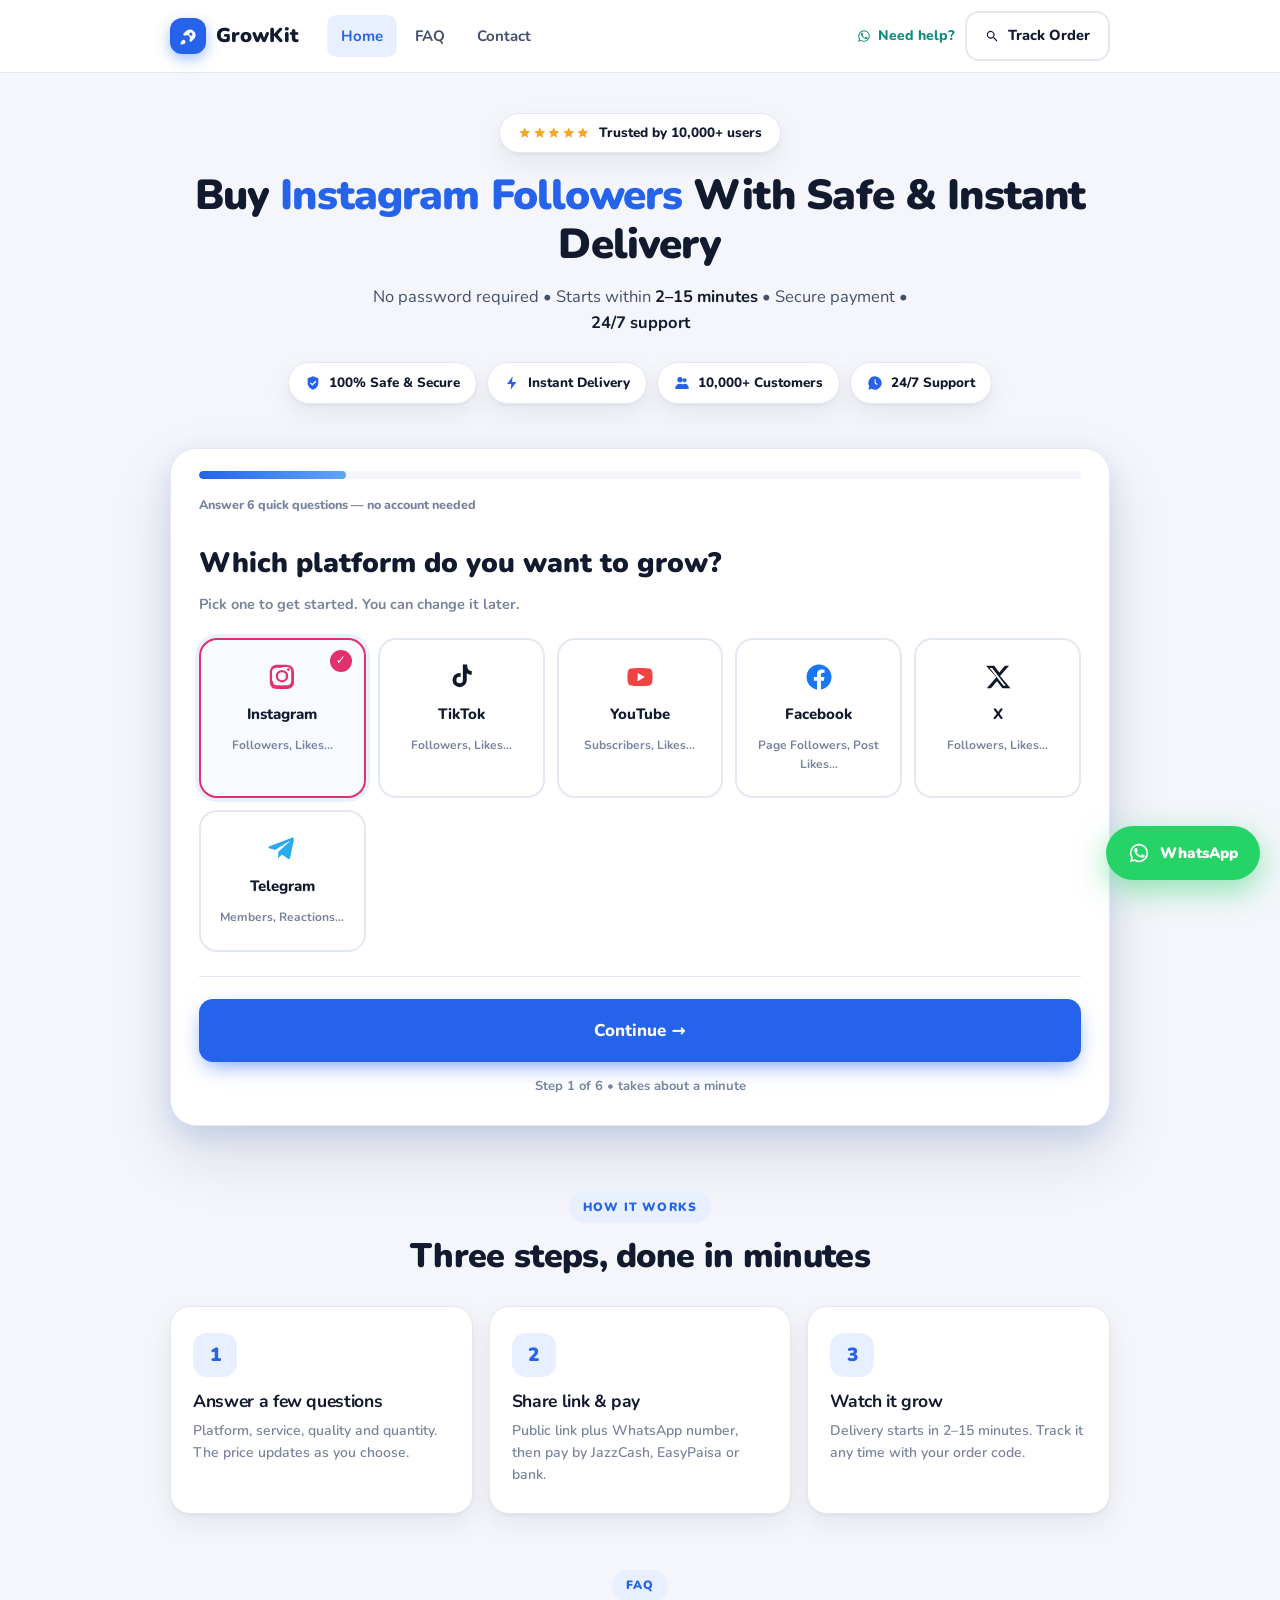
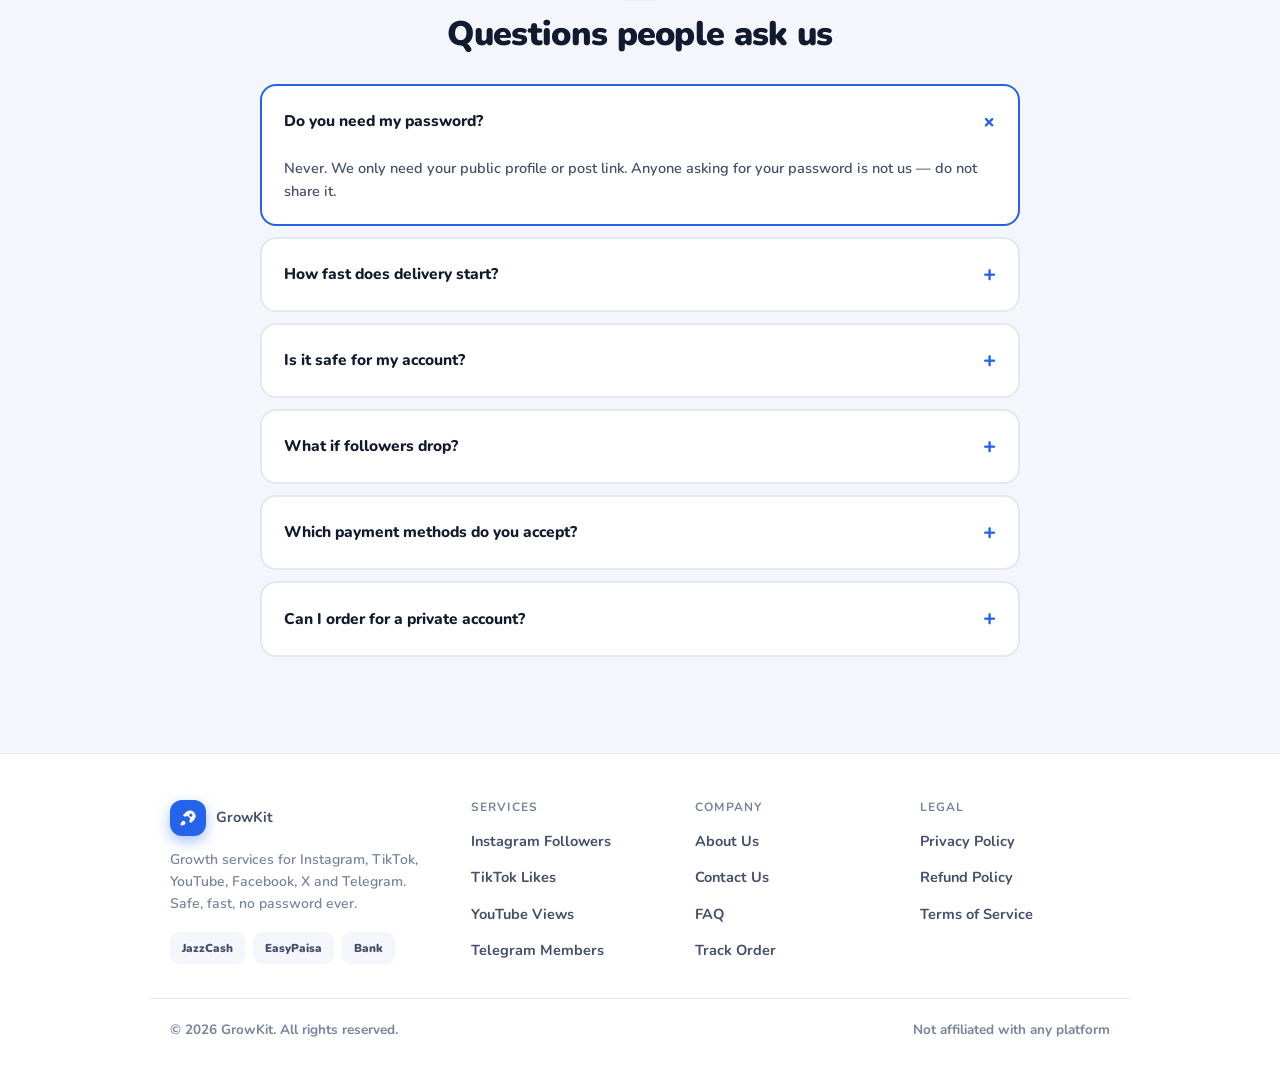
<file: mockups/front-d.html>
<!doctype html>
<html lang="en">
<head>
<meta charset="utf-8">
<meta name="viewport" content="width=device-width, initial-scale=1">
<title>SMM Panel &mdash; Direction D (Guided Wizard)</title>
<link rel="preconnect" href="https://fonts.googleapis.com">
<link rel="preconnect" href="https://fonts.gstatic.com" crossorigin>
<link href="https://fonts.googleapis.com/css2?family=Nunito:wght@400;600;700;800;900&display=swap" rel="stylesheet">
<style>
*,*::before,*::after{box-sizing:border-box}
:root{
  --bg:#f4f6fb; --paper:#fff; --ink:#111a2e; --ink-2:#44506b; --muted:#78849e;
  --line:#e3e8f2; --brand:#2563eb; --brand-2:#3b82f6; --brand-soft:#e8efff;
  --ok:#16a34a; --ok-soft:#e7f8ee; --pc:#2563eb; --radius:18px;
  --shadow:0 2px 3px rgba(17,26,46,.04), 0 10px 26px rgba(17,26,46,.07);
  --shadow-lg:0 10px 24px rgba(37,99,235,.14), 0 28px 64px rgba(17,26,46,.12);
}
html{-webkit-text-size-adjust:100%}
body{margin:0;font-family:'Nunito',system-ui,-apple-system,sans-serif;background:var(--bg);color:var(--ink);
  line-height:1.6;overflow-x:hidden;font-size:16px}
a{color:inherit;text-decoration:none}
h1,h2,h3,h4{margin:0;line-height:1.18;letter-spacing:-.02em}
p{margin:0}
button,input{font:inherit;color:inherit}
svg{max-width:100%}
.wrap{width:100%;max-width:980px;margin:0 auto;padding:0 20px}
.icon{width:1em;height:1em;display:inline-block;vertical-align:-.125em;fill:currentColor;flex:none}

.btn{display:inline-flex;align-items:center;justify-content:center;gap:9px;border:0;border-radius:14px;
  padding:15px 26px;font-weight:800;font-size:16px;cursor:pointer;transition:transform .14s, box-shadow .14s, background .14s;white-space:nowrap}
.btn:active{transform:translateY(1px)}
.btn-primary{background:var(--brand);color:#fff;box-shadow:0 8px 22px -6px rgba(37,99,235,.65)}
.btn-primary:hover{background:#1d4ed8;box-shadow:0 12px 30px -6px rgba(37,99,235,.8)}
.btn-primary:disabled{background:#c3cde0;box-shadow:none;cursor:not-allowed;color:#8a97b1}
.btn-ghost{background:var(--paper);color:var(--ink);border:2px solid var(--line)}
.btn-ghost:hover{border-color:#c7d2e8}
.btn-wa{background:#25d366;color:#fff;box-shadow:0 8px 22px -6px rgba(37,211,102,.7)}
.btn-lg{padding:18px 32px;font-size:17px}
.btn-block{width:100%}

header{background:var(--paper);border-bottom:1px solid var(--line);position:sticky;top:0;z-index:40}
.nav{display:flex;align-items:center;gap:16px;height:72px;max-width:980px;margin:0 auto;padding:0 20px}
.logo{display:flex;align-items:center;gap:10px;font-weight:900;font-size:20px}
.logo-mark{width:36px;height:36px;border-radius:12px;background:var(--brand);color:#fff;display:grid;
  place-items:center;font-size:19px;flex:none;box-shadow:0 5px 14px rgba(37,99,235,.4)}
.nav-links{display:flex;gap:4px;margin-left:12px}
.nav-links a{padding:9px 14px;border-radius:10px;font-weight:700;font-size:15px;color:var(--ink-2)}
.nav-links a:hover,.nav-links a.active{background:var(--brand-soft);color:var(--brand)}
.nav-right{margin-left:auto;display:flex;align-items:center;gap:10px}
.wa-link{display:inline-flex;align-items:center;gap:7px;font-weight:800;font-size:14px;color:#128c7e}
.burger{display:none;background:none;border:2px solid var(--line);border-radius:10px;padding:8px 10px;cursor:pointer}
.drawer{display:none;background:var(--paper);border-bottom:1px solid var(--line);padding:10px 20px 18px}
.drawer.show{display:block}
.drawer a{display:block;padding:13px 0;font-weight:700;border-bottom:1px solid var(--line)}
.drawer .btn{margin-top:14px}

/* intro */
.intro{text-align:center;padding:40px 0 10px}
.badge-trust{display:inline-flex;align-items:center;gap:9px;background:var(--paper);border:1px solid var(--line);
  border-radius:999px;padding:8px 18px;font-size:13.5px;font-weight:800;box-shadow:var(--shadow)}
.badge-trust .stars{display:inline-flex;gap:1px;color:#f5a623}
h1{font-size:clamp(27px,4.4vw,42px);font-weight:900;margin:18px 0 14px}
h1 .hl{color:var(--brand)}
.intro p{color:var(--ink-2);max-width:54ch;margin:0 auto;font-size:16.5px}
.intro p b{color:var(--ink)}
.trustrow{display:flex;justify-content:center;gap:10px;flex-wrap:wrap;margin:26px 0 0}
.tchip{display:flex;align-items:center;gap:8px;background:var(--paper);border:1px solid var(--line);
  border-radius:999px;padding:9px 16px;font-size:13.5px;font-weight:800;box-shadow:var(--shadow)}
.tchip .icon{color:var(--brand);font-size:16px}

/* wizard shell */
.wiz{background:var(--paper);border:1px solid var(--line);border-radius:26px;box-shadow:var(--shadow-lg);
  margin:34px 0 10px;overflow:hidden}
.wiz-head{padding:22px 28px 0}
.pbar{height:8px;background:var(--bg);border-radius:999px;overflow:hidden}
.pbar i{display:block;height:100%;background:linear-gradient(90deg,var(--brand),#60a5fa);border-radius:999px;
  width:20%;transition:width .35s cubic-bezier(.3,.9,.3,1)}
.crumbs{display:flex;gap:6px;flex-wrap:wrap;margin:16px 0 0;font-size:12.5px;font-weight:800;color:var(--muted)}
.crumbs b{color:var(--brand)}
.wiz-body{padding:26px 28px 28px}
.step{display:none}
.step.on{display:block;animation:slide .3s ease}
@keyframes slide{from{opacity:0;transform:translateX(14px)}to{opacity:1;transform:none}}
.q{font-size:clamp(21px,3vw,28px);font-weight:900;margin-bottom:7px}
.qsub{color:var(--muted);font-size:14.5px;font-weight:700;margin-bottom:22px}

/* big choice tiles */
.tiles{display:grid;grid-template-columns:repeat(auto-fit,minmax(150px,1fr));gap:12px}
.tile{display:flex;flex-direction:column;align-items:center;gap:10px;background:var(--paper);
  border:2.5px solid var(--line);border-radius:18px;padding:22px 14px;cursor:pointer;font-weight:800;
  font-size:15px;transition:all .18s;text-align:center;color:var(--ink)}
.tile .icon{font-size:30px;color:var(--pc,var(--brand));transition:transform .18s}
.tile small{color:var(--muted);font-size:12px;font-weight:700}
.tile:hover{border-color:#c7d2e8;transform:translateY(-3px);box-shadow:var(--shadow)}
.tile:hover .icon{transform:scale(1.1)}
.tile.sel{border-color:var(--pc,var(--brand));background:#f7faff;box-shadow:0 0 0 4px rgba(37,99,235,.1)}
.tile.sel::after{content:"\2713";position:absolute;top:10px;right:12px;width:22px;height:22px;border-radius:50%;
  background:var(--pc,var(--brand));color:#fff;font-size:12px;display:grid;place-items:center;font-weight:900}
.tile{position:relative}

/* package rows */
.pkgs{display:grid;gap:12px}
.pkg{display:flex;align-items:center;gap:15px;background:var(--paper);border:2.5px solid var(--line);
  border-radius:18px;padding:18px 20px;cursor:pointer;transition:all .18s;text-align:left;width:100%}
.pkg:hover{border-color:#c7d2e8;box-shadow:var(--shadow)}
.pkg.sel{border-color:var(--brand);background:#f7faff;box-shadow:0 0 0 4px rgba(37,99,235,.1)}
.radio{width:24px;height:24px;border-radius:50%;border:2.5px solid var(--line);flex:none;display:grid;place-items:center}
.pkg.sel .radio{border-color:var(--brand);background:var(--brand)}
.pkg.sel .radio::after{content:"";width:9px;height:9px;border-radius:50%;background:#fff}
.pkg-main{flex:1;min-width:0}
.pkg-main b{display:block;font-size:16px;font-weight:900}
.pkg-main small{color:var(--muted);font-size:13px;font-weight:700;display:block;margin-top:2px}
.pkg-tags{display:flex;gap:6px;flex-wrap:wrap;margin-top:8px}
.ptag{background:var(--bg);border-radius:7px;padding:4px 9px;font-size:11.5px;font-weight:800;color:var(--ink-2)}
.ptag.ok{background:var(--ok-soft);color:#146c3a}
.pkg-rate{text-align:right;flex:none}
.pkg-rate b{display:block;font-size:17px;font-weight:900;color:var(--brand)}
.pkg-rate small{color:var(--muted);font-size:11.5px;font-weight:800}

/* quantity */
/* ---- quantity + amount (kept deliberately plain) ---- */
.qp{display:grid;grid-template-columns:1fr 1fr;gap:14px}
.qp-f>span{display:block;font-size:13px;font-weight:900;color:var(--ink-2);margin-bottom:9px}
.qp input,.qp .price{width:100%;height:62px;border:2px solid var(--line);border-radius:16px;padding:0 18px;
  font-size:25px;font-weight:900;letter-spacing:-.02em;outline:none;background:var(--bg);
  display:flex;align-items:center;font-family:inherit}
.qp input{-moz-appearance:textfield;color:var(--ink)}
.qp input::-webkit-outer-spin-button,.qp input::-webkit-inner-spin-button{-webkit-appearance:none;margin:0}
.qp input:focus{border-color:var(--brand);background:var(--paper)}
.qp .price{background:var(--brand);border-color:var(--brand);color:#fff}
.qp-note{font-size:13px;color:var(--muted);font-weight:700;margin-top:12px}
.qp-del{display:flex;align-items:center;gap:7px;font-size:13.5px;font-weight:800;color:var(--ok);margin-top:16px}
.err{color:#dc2626;font-size:13.5px;font-weight:800;margin-top:10px;display:none}
.err.show{display:block}

/* form */
.field{margin-bottom:18px}
.field label{display:block;font-size:13.5px;font-weight:900;margin-bottom:8px}
.field input{width:100%;border:2px solid var(--line);border-radius:14px;padding:15px 16px;font-size:16px;
  font-weight:700;outline:none;background:var(--bg);transition:border-color .15s, background .15s}
.field input:focus{border-color:var(--brand);background:var(--paper)}
.field small{display:block;color:var(--muted);font-size:12.5px;font-weight:700;margin-top:7px}
.safe-note{display:flex;gap:11px;background:var(--ok-soft);border-radius:14px;padding:15px 17px;font-size:13.5px;
  font-weight:800;color:#146c3a;margin-bottom:20px}
.safe-note .icon{font-size:19px;flex:none}

/* review */
.review{background:var(--bg);border-radius:18px;padding:8px 20px;margin-bottom:18px}
.rrow{display:flex;justify-content:space-between;gap:14px;padding:14px 0;border-bottom:1px solid var(--line);
  font-size:14.5px;font-weight:700}
.rrow:last-child{border-bottom:0}
.rrow span{color:var(--muted);font-weight:800}
.rrow b{text-align:right;word-break:break-all}
.rtotal{display:flex;justify-content:space-between;align-items:center;background:var(--brand);color:#fff;
  border-radius:16px;padding:18px 22px;margin-bottom:20px;font-weight:900}
.rtotal .big{font-size:28px}

/* nav buttons */
.wiz-foot{display:flex;gap:12px;align-items:center;margin-top:24px;padding-top:22px;border-top:1px solid var(--line)}
.wiz-foot .btn-ghost{flex:none}
.wiz-foot .btn-primary{flex:1}
.helper{font-size:13px;font-weight:700;color:var(--muted);text-align:center;margin-top:14px}

/* static sections */
.section{padding:56px 0}
.section-head{text-align:center;max-width:640px;margin:0 auto 30px}
.eyebrow{display:inline-block;background:var(--brand-soft);color:var(--brand);font-weight:900;font-size:12px;
  letter-spacing:.1em;text-transform:uppercase;padding:6px 14px;border-radius:999px;margin-bottom:13px}
h2{font-size:clamp(24px,3.4vw,34px);font-weight:900}
.section-head p{color:var(--ink-2);margin-top:12px}
.steps3{display:grid;grid-template-columns:repeat(3,1fr);gap:16px}
.s3{background:var(--paper);border:1px solid var(--line);border-radius:20px;padding:26px 22px;box-shadow:var(--shadow)}
.s3-n{width:44px;height:44px;border-radius:14px;background:var(--brand-soft);color:var(--brand);display:grid;
  place-items:center;font-weight:900;font-size:19px;margin-bottom:14px}
.s3 h3{font-size:17.5px;margin-bottom:8px}
.s3 p{color:var(--muted);font-size:14px;font-weight:600}
.faq{max-width:760px;margin:0 auto;display:grid;gap:11px}
.fitem{background:var(--paper);border:2px solid var(--line);border-radius:16px;overflow:hidden;transition:border-color .2s}
.fitem.open{border-color:var(--brand)}
.fq{width:100%;text-align:left;background:none;border:0;padding:18px 22px;font-weight:800;font-size:15.5px;
  cursor:pointer;display:flex;justify-content:space-between;align-items:center;gap:14px}
.fq i{font-style:normal;font-size:22px;color:var(--brand);transition:transform .25s;flex:none}
.fitem.open .fq i{transform:rotate(45deg)}
.fa{max-height:0;overflow:hidden;transition:max-height .3s ease}
.fa p{padding:0 22px 20px;color:var(--ink-2);font-size:14.5px;font-weight:600}

footer{background:var(--paper);border-top:1px solid var(--line);padding:46px 0 26px;margin-top:40px}
.fgrid{display:grid;grid-template-columns:1.4fr repeat(3,1fr);gap:34px;max-width:980px;margin:0 auto;padding:0 20px}
.fgrid h4{font-size:12px;text-transform:uppercase;letter-spacing:.1em;color:var(--muted);margin-bottom:15px}
.fgrid ul{list-style:none;padding:0;margin:0;display:grid;gap:11px}
.fgrid a{font-size:14.5px;font-weight:700;color:var(--ink-2)}
.fgrid a:hover{color:var(--brand)}
.fabout p{color:var(--muted);font-size:14px;font-weight:600;margin-top:13px;max-width:34ch}
.pays{display:flex;gap:8px;margin-top:16px;flex-wrap:wrap}
.pay{background:var(--bg);border-radius:9px;padding:7px 12px;font-size:11.5px;font-weight:900;color:var(--ink-2)}
.fbottom{border-top:1px solid var(--line);margin-top:34px;padding-top:20px;display:flex;justify-content:space-between;
  gap:16px;flex-wrap:wrap;color:var(--muted);font-size:13.5px;font-weight:700;max-width:980px;margin-left:auto;
  margin-right:auto;padding-left:20px;padding-right:20px}

/* modal */
.overlay{position:fixed;inset:0;background:rgba(17,26,46,.55);backdrop-filter:blur(5px);z-index:90;display:none;
  align-items:center;justify-content:center;padding:20px;overflow-y:auto}
.overlay.show{display:flex}
.modal{background:var(--paper);border-radius:24px;width:100%;max-width:430px;box-shadow:0 30px 70px rgba(0,0,0,.3);
  animation:pop .25s cubic-bezier(.2,.9,.3,1.2);max-height:calc(100vh - 40px);overflow-y:auto}
@keyframes pop{from{opacity:0;transform:translateY(16px) scale(.97)}to{opacity:1;transform:none}}
.mhead{display:flex;align-items:flex-start;gap:14px;padding:24px 24px 0}
.mhead h3{font-size:20px;font-weight:900}
.mhead p{color:var(--muted);font-size:13.5px;font-weight:700;margin-top:4px}
.mclose{margin-left:auto;background:var(--bg);border:0;width:34px;height:34px;border-radius:50%;font-size:19px;
  cursor:pointer;color:var(--ink-2);flex:none;line-height:1}
.mbody{padding:22px 24px 24px}
.summary{display:flex;align-items:center;gap:13px;background:var(--bg);border-radius:16px;padding:15px;margin-bottom:18px}
.summary .si{width:44px;height:44px;border-radius:13px;background:var(--paper);display:grid;place-items:center;
  font-size:21px;flex:none;color:var(--brand)}
.summary b{display:block;font-size:15px;font-weight:900}
.summary small{color:var(--muted);font-size:12.5px;font-weight:700}
.muted-note{font-size:13px;color:var(--muted);font-weight:700;margin-top:12px}

.fab{position:fixed;right:20px;bottom:20px;z-index:60;display:flex;align-items:center;gap:10px;background:#25d366;
  color:#fff;border:0;border-radius:999px;padding:15px 22px;font-weight:900;font-size:15px;cursor:pointer;
  box-shadow:0 10px 30px rgba(37,211,102,.5)}
.fab:hover{transform:translateY(-2px)}
.fab .icon{font-size:22px}

@media (max-width:860px){
  .steps3{grid-template-columns:1fr}
  .fgrid{grid-template-columns:1fr 1fr}
}
@media (max-width:760px){
  .nav-links,.nav-right .wa-link,.nav-right .btn-ghost{display:none}
  .burger{display:block;margin-left:auto}
  .nav{height:64px}
  .intro{padding:28px 0 4px}
  .wiz{border-radius:20px;margin-top:24px}
  .wiz-head{padding:18px 18px 0}
  .wiz-body{padding:20px 18px 22px}
  .tiles{grid-template-columns:1fr 1fr;gap:10px}
  .tile{padding:18px 10px;font-size:14px}
  .tile .icon{font-size:26px}
  .pkg{flex-wrap:wrap;padding:16px}
  .pkg-rate{text-align:left;width:100%;display:flex;gap:8px;align-items:baseline;
    border-top:1px solid var(--line);padding-top:10px;margin-top:4px}
  .qp{grid-template-columns:1fr;gap:12px}
  .qp input,.qp .price{height:56px;font-size:22px}
  .wiz-foot{flex-direction:column-reverse}
  .wiz-foot .btn{width:100%}
  .section{padding:40px 0}
  .fgrid{grid-template-columns:1fr}
  .fab{padding:15px;border-radius:50%}
  .fab span{display:none}
}
</style>
</head>
<body>
<svg style="display:none" aria-hidden="true">
  <symbol id="i-instagram" viewBox="0 0 24 24"><path d="M12 2.2c-2.7 0-3 0-4.1.06-1 .05-1.7.21-2.3.45a4.6 4.6 0 0 0-1.7 1.1 4.6 4.6 0 0 0-1.1 1.7c-.24.6-.4 1.3-.45 2.3C2.2 9 2.2 9.3 2.2 12s0 3 .06 4.1c.05 1 .21 1.7.45 2.3a4.6 4.6 0 0 0 1.1 1.7 4.6 4.6 0 0 0 1.7 1.1c.6.24 1.3.4 2.3.45 1.1.06 1.4.06 4.1.06s3 0 4.1-.06c1-.05 1.7-.21 2.3-.45a4.9 4.9 0 0 0 2.8-2.8c.24-.6.4-1.3.45-2.3.06-1.1.06-1.4.06-4.1s0-3-.06-4.1c-.05-1-.21-1.7-.45-2.3a4.6 4.6 0 0 0-1.1-1.7 4.6 4.6 0 0 0-1.7-1.1c-.6-.24-1.3-.4-2.3-.45C15 2.2 14.7 2.2 12 2.2Zm0 1.8c2.67 0 2.98.01 4.03.06.78.04 1.2.16 1.49.27.37.15.64.32.92.6.28.28.45.55.6.92.11.28.23.7.27 1.49.05 1.05.06 1.36.06 4.03s-.01 2.98-.06 4.03c-.04.78-.16 1.2-.27 1.49a3.1 3.1 0 0 1-1.52 1.52c-.28.11-.71.23-1.49.27-1.05.05-1.36.06-4.03.06s-2.98-.01-4.03-.06c-.78-.04-1.2-.16-1.49-.27a3.1 3.1 0 0 1-1.52-1.52c-.11-.28-.23-.71-.27-1.49C4.01 14.98 4 14.67 4 12s.01-2.98.06-4.03c.04-.78.16-1.2.27-1.49.15-.37.32-.64.6-.92.28-.28.55-.45.92-.6.28-.11.71-.23 1.49-.27C8.39 4.65 8.7 4.64 12 4.64Zm0 2.4a4.96 4.96 0 1 0 0 9.92 4.96 4.96 0 0 0 0-9.92Zm0 1.8a3.16 3.16 0 1 1 0 6.32 3.16 3.16 0 0 1 0-6.32Zm6.3-2.14a1.16 1.16 0 1 1-2.32 0 1.16 1.16 0 0 1 2.32 0Z"/></symbol>
  <symbol id="i-tiktok" viewBox="0 0 24 24"><path d="M16.5 2h-3v12.4a2.6 2.6 0 1 1-2.6-2.6c.27 0 .53.04.78.12V8.78A6.1 6.1 0 0 0 10.9 8.7a5.7 5.7 0 1 0 5.7 5.7V8.9a6.4 6.4 0 0 0 4 1.38V7.2a3.6 3.6 0 0 1-3.6-3.6V2Z"/></symbol>
  <symbol id="i-youtube" viewBox="0 0 24 24"><path d="M21.6 7.2a2.8 2.8 0 0 0-1.97-1.98C17.9 4.75 12 4.75 12 4.75s-5.9 0-7.63.47A2.8 2.8 0 0 0 2.4 7.2C1.93 8.93 1.93 12 1.93 12s0 3.07.47 4.8a2.8 2.8 0 0 0 1.97 1.98c1.73.47 7.63.47 7.63.47s5.9 0 7.63-.47a2.8 2.8 0 0 0 1.97-1.98c.47-1.73.47-4.8.47-4.8s0-3.07-.47-4.8ZM10.1 15.3V8.7L15.8 12l-5.7 3.3Z"/></symbol>
  <symbol id="i-facebook" viewBox="0 0 24 24"><path d="M22 12.06C22 6.5 17.52 2 12 2S2 6.5 2 12.06C2 17.08 5.66 21.25 10.44 22v-7.03H7.9v-2.91h2.54V9.85c0-2.51 1.49-3.9 3.77-3.9 1.09 0 2.23.2 2.23.2v2.46h-1.26c-1.24 0-1.63.78-1.63 1.57v1.88h2.77l-.44 2.91h-2.33V22C18.34 21.25 22 17.08 22 12.06Z"/></symbol>
  <symbol id="i-x" viewBox="0 0 24 24"><path d="M17.53 3h3.3l-7.2 8.23L22 21h-6.47l-4.3-5.62L6.3 21H3l7.7-8.8L2.4 3h6.6l4.03 5.33L17.53 3Zm-1.16 16.03h1.82L7.3 4.88H5.35l11.02 14.15Z"/></symbol>
  <symbol id="i-telegram" viewBox="0 0 24 24"><path d="M21.6 4.2 18.5 19c-.23 1.03-.85 1.28-1.72.8l-4.75-3.5-2.3 2.2c-.25.26-.47.47-.95.47l.34-4.83 8.8-7.95c.38-.34-.08-.53-.59-.19L6.5 12.84l-4.68-1.46c-1.02-.32-1.04-1.02.21-1.5l17.9-6.9c.85-.31 1.6.2 1.33 1.22Z"/></symbol>
  <symbol id="i-shield" viewBox="0 0 24 24"><path d="M12 2 4 5v6.5c0 5 3.4 9.3 8 10.5 4.6-1.2 8-5.5 8-10.5V5l-8-3Zm-1 14-3.5-3.5 1.4-1.4L11 13.2l4.6-4.6 1.4 1.4L11 16Z"/></symbol>
  <symbol id="i-bolt" viewBox="0 0 24 24"><path d="M13 2 4.5 13.5H11L10 22l8.5-11.5H12L13 2Z"/></symbol>
  <symbol id="i-users" viewBox="0 0 24 24"><path d="M9 11a4 4 0 1 0 0-8 4 4 0 0 0 0 8Zm7 0a3 3 0 1 0 0-6 3 3 0 0 0 0 6Zm0 2c-1.2 0-2.3.3-3.2.8 1.4 1 2.2 2.4 2.2 4.2V21h7v-2c0-3.3-2.7-6-6-6ZM9 13c-3.9 0-7 2.7-7 6v2h14v-2c0-3.3-3.1-6-7-6Z"/></symbol>
  <symbol id="i-chat" viewBox="0 0 24 24"><path d="M12 2a10 10 0 0 0-8.6 15.1L2 22l4.9-1.4A10 10 0 1 0 12 2Zm0 4a1 1 0 0 1 1 1v4.6l3 1.8-.9 1.5-3.6-2.2V7a1 1 0 0 1 .5-1Z"/></symbol>
  <symbol id="i-whatsapp" viewBox="0 0 24 24"><path d="M17.5 14.4c-.3-.15-1.7-.84-1.96-.94-.26-.1-.45-.14-.64.14-.19.29-.75.95-.92 1.14-.17.19-.34.21-.62.07a7.6 7.6 0 0 1-2.25-1.39 8.5 8.5 0 0 1-1.56-1.94c-.16-.28-.02-.44.12-.6.14-.16.34-.4.5-.6.17-.2.22-.33.33-.55.1-.22.05-.4-.03-.57-.08-.17-.63-1.52-.86-2.07-.22-.54-.45-.47-.62-.47h-.53c-.19 0-.5.07-.75.35-.26.28-.98.95-.98 2.33s1 2.7 1.14 2.9c.14.18 1.96 3.13 4.84 4.26 2.87 1.14 2.87.76 3.39.71.52-.05 1.7-.69 1.94-1.36.24-.67.24-1.24.17-1.36-.07-.12-.26-.19-.54-.33ZM12 22a9.9 9.9 0 0 1-5.03-1.37L2 22l1.4-4.86A9.9 9.9 0 0 1 2 12 10 10 0 1 1 12 22Zm0-18.2A8.2 8.2 0 0 0 5.2 16.5l.2.32-.83 2.9 2.98-.8.3.18A8.2 8.2 0 1 0 12 3.8Z"/></symbol>
  <symbol id="i-star" viewBox="0 0 24 24"><path d="m12 17.3-6.2 3.7 1.7-7-5.4-4.7 7.1-.6L12 2l2.8 6.7 7.1.6-5.4 4.7 1.7 7L12 17.3Z"/></symbol>
  <symbol id="i-clock" viewBox="0 0 24 24"><path d="M12 2a10 10 0 1 0 0 20 10 10 0 0 0 0-20Zm1 11h-5v-2h3V6h2v7Z"/></symbol>
  <symbol id="i-search" viewBox="0 0 24 24"><path d="M15.5 14h-.8l-.3-.3a6.5 6.5 0 1 0-.7.7l.3.3v.8l5 5 1.5-1.5-5-5Zm-6 0a4.5 4.5 0 1 1 0-9 4.5 4.5 0 0 1 0 9Z"/></symbol>
  <symbol id="i-check" viewBox="0 0 24 24"><path d="M9 16.2 4.8 12l-1.4 1.4L9 19 21 7l-1.4-1.4L9 16.2Z"/></symbol>
  <symbol id="i-rocket" viewBox="0 0 24 24"><path d="M14 3c3.5 0 7 3.5 7 7 0 2-1 4-3 6l-3 3-2-2 1-4-3-3-4 1-2-2 3-3c2-2 4-3 6-3Zm1 4a2 2 0 1 0 0 4 2 2 0 0 0 0-4ZM4 17c1-1 2.5-1 3.5 0s1 2.5 0 3.5C6 22 2 22 2 22s0-4 2-5Z"/></symbol>
  <symbol id="i-card" viewBox="0 0 24 24"><path d="M20 4H4a2 2 0 0 0-2 2v12a2 2 0 0 0 2 2h16a2 2 0 0 0 2-2V6a2 2 0 0 0-2-2Zm0 14H4v-6h16v6Zm0-9H4V6h16v3Z"/></symbol>
  <symbol id="i-menu" viewBox="0 0 24 24"><path d="M3 6h18v2H3V6Zm0 5h18v2H3v-2Zm0 5h18v2H3v-2Z"/></symbol>
</svg>

<header>
  <div class="nav">
    <a href="#" class="logo"><span class="logo-mark"><svg class="icon"><use href="#i-rocket"></use></svg></span>GrowKit</a>
    <nav class="nav-links"><a href="#" class="active">Home</a><a href="#faq">FAQ</a><a href="#contact">Contact</a></nav>
    <div class="nav-right">
      <a href="#" class="wa-link" onclick="return false"><svg class="icon"><use href="#i-whatsapp"></use></svg> Need help?</a>
      <button class="btn btn-ghost" onclick="openTrack()" style="padding:11px 18px;font-size:14.5px"><svg class="icon"><use href="#i-search"></use></svg> Track Order</button>
      <button class="burger" onclick="document.getElementById('drawer').classList.toggle('show')"><svg class="icon"><use href="#i-menu"></use></svg></button>
    </div>
  </div>
  <div class="drawer" id="drawer">
    <a href="#">Home</a><a href="#faq">FAQ</a><a href="#contact">Contact</a><a href="#" onclick="return false">WhatsApp help</a>
    <button class="btn btn-primary btn-block" onclick="openTrack()">Track Order</button>
  </div>
</header>

<div class="wrap">
  <section class="intro">
    <div class="badge-trust">
      <span class="stars"><svg class="icon"><use href="#i-star"></use></svg><svg class="icon"><use href="#i-star"></use></svg><svg class="icon"><use href="#i-star"></use></svg><svg class="icon"><use href="#i-star"></use></svg><svg class="icon"><use href="#i-star"></use></svg></span>
      Trusted by 10,000+ users
    </div>
    <h1>Buy <span class="hl" id="heroPlat">Instagram Followers</span> With Safe &amp; Instant Delivery</h1>
    <p>No password required &bull; Starts within <b>2&ndash;15 minutes</b> &bull; Secure payment &bull; <b>24/7 support</b></p>
    <div class="trustrow">
      <span class="tchip"><svg class="icon"><use href="#i-shield"></use></svg> 100% Safe &amp; Secure</span>
      <span class="tchip"><svg class="icon"><use href="#i-bolt"></use></svg> Instant Delivery</span>
      <span class="tchip"><svg class="icon"><use href="#i-users"></use></svg> 10,000+ Customers</span>
      <span class="tchip"><svg class="icon"><use href="#i-chat"></use></svg> 24/7 Support</span>
    </div>
  </section>

  <!-- ============ WIZARD ============ -->
  <section class="wiz" id="services">
    <div class="wiz-head">
      <div class="pbar"><i id="pbar"></i></div>
      <div class="crumbs" id="crumbs"></div>
    </div>
    <div class="wiz-body">

      <!-- STEP 1 -->
      <div class="step on" data-step="1">
        <div class="q">Which platform do you want to grow?</div>
        <div class="qsub">Pick one to get started. You can change it later.</div>
        <div class="tiles" id="platTiles"></div>
      </div>

      <!-- STEP 2 -->
      <div class="step" data-step="2">
        <div class="q">What do you need for <span id="s2Plat">Instagram</span>?</div>
        <div class="qsub">Choose the service you want to order.</div>
        <div class="tiles" id="catTiles"></div>
      </div>

      <!-- STEP 3 -->
      <div class="step" data-step="3">
        <div class="q">Pick a quality level</div>
        <div class="qsub">All of them are safe &mdash; higher quality lasts longer and engages more.</div>
        <div class="pkgs" id="pkgList"></div>
      </div>

      <!-- STEP 4 -->
      <div class="step" data-step="4">
        <div class="q">How many do you want?</div>
        <div class="qsub" id="s4Sub">Drag the slider or type an exact number.</div>
        <div class="qp">
          <label class="qp-f"><span>Quantity</span>
            <input type="number" id="qtyInput" oninput="onQtyInput()" onchange="onQtyInput()"></label>
          <div class="qp-f"><span>Amount</span>
            <div class="price" id="liveTotal">&#8377;299</div></div>
        </div>
        <p class="qp-note">Price updates instantly according to the quantity you enter</p>
        <div class="err" id="qtyErr"></div>
        <div class="qp-del"><svg class="icon"><use href="#i-clock"></use></svg>
          <span id="liveDelivery">Starts in 2&ndash;15 min</span></div>
      </div>

      <!-- STEP 5 -->
      <div class="step" data-step="5">
        <div class="q">Where should we deliver?</div>
        <div class="qsub">Just the public link &mdash; never your password.</div>
        <div class="safe-note"><svg class="icon"><use href="#i-shield"></use></svg>
          <span>We never ask for your password. Only your public link is needed.</span></div>
        <div class="field">
          <label id="linkLabel">Instagram profile URL</label>
          <input type="url" id="omLink" placeholder="https://instagram.com/yourbrand">
          <small>Make sure your account is public while the order runs.</small>
        </div>
        <div class="field">
          <label>WhatsApp number</label>
          <input type="tel" id="omWa" placeholder="+92 300 1234567">
          <small>We send your order code and delivery updates here.</small>
        </div>
        <div class="err" id="formErr"></div>
      </div>

      <!-- STEP 6 -->
      <div class="step" data-step="6">
        <div class="q">Check and confirm</div>
        <div class="qsub">One last look before payment.</div>
        <div class="review" id="reviewRows"></div>
        <div class="rtotal"><span>Total to pay</span><span class="big" id="revTotal">&#8377;299</span></div>
      </div>

      <div class="wiz-foot">
        <button class="btn btn-ghost" id="backBtn" onclick="go(-1)">&larr; Back</button>
        <button class="btn btn-primary btn-lg" id="nextBtn" onclick="go(1)">Continue &rarr;</button>
      </div>
      <div class="helper" id="helper">Step 1 of 6 &bull; takes about a minute</div>
    </div>
  </section>
</div>

<!-- ============ STATIC SECTIONS ============ -->
<section class="section">
  <div class="wrap">
    <div class="section-head"><span class="eyebrow">How it works</span><h2>Three steps, done in minutes</h2></div>
    <div class="steps3">
      <div class="s3"><div class="s3-n">1</div><h3>Answer a few questions</h3><p>Platform, service, quality and quantity. The price updates as you choose.</p></div>
      <div class="s3"><div class="s3-n">2</div><h3>Share link &amp; pay</h3><p>Public link plus WhatsApp number, then pay by JazzCash, EasyPaisa or bank.</p></div>
      <div class="s3"><div class="s3-n">3</div><h3>Watch it grow</h3><p>Delivery starts in 2&ndash;15 minutes. Track it any time with your order code.</p></div>
    </div>
  </div>
</section>

<section class="section" id="faq" style="padding-top:0">
  <div class="wrap">
    <div class="section-head"><span class="eyebrow">FAQ</span><h2>Questions people ask us</h2></div>
    <div class="faq" id="faqList"></div>
  </div>
</section>

<footer id="contact">
  <div class="fgrid">
    <div class="fabout">
      <a href="#" class="logo"><span class="logo-mark"><svg class="icon"><use href="#i-rocket"></use></svg></span>GrowKit</a>
      <p>Growth services for Instagram, TikTok, YouTube, Facebook, X and Telegram. Safe, fast, no password ever.</p>
      <div class="pays"><span class="pay">JazzCash</span><span class="pay">EasyPaisa</span><span class="pay">Bank</span></div>
    </div>
    <div><h4>Services</h4><ul><li><a href="#">Instagram Followers</a></li><li><a href="#">TikTok Likes</a></li><li><a href="#">YouTube Views</a></li><li><a href="#">Telegram Members</a></li></ul></div>
    <div><h4>Company</h4><ul><li><a href="#">About Us</a></li><li><a href="#">Contact Us</a></li><li><a href="#faq">FAQ</a></li><li><a href="#" onclick="openTrack();return false">Track Order</a></li></ul></div>
    <div><h4>Legal</h4><ul><li><a href="#">Privacy Policy</a></li><li><a href="#">Refund Policy</a></li><li><a href="#">Terms of Service</a></li></ul></div>
  </div>
  <div class="fbottom"><span>&copy; 2026 GrowKit. All rights reserved.</span><span>Not affiliated with any platform</span></div>
</footer>

<button class="fab" onclick="alert('Demo: opens WhatsApp chat')"><svg class="icon"><use href="#i-whatsapp"></use></svg><span>WhatsApp</span></button>

<div class="overlay" id="trackModal" onclick="if(event.target===this)closeModal('trackModal')"><div class="modal">
  <div class="mhead"><div><h3>Track your order</h3><p>Enter the code we sent on WhatsApp</p></div>
    <button class="mclose" onclick="closeModal('trackModal')">&times;</button></div>
  <div class="mbody">
    <div class="field"><label>Order code</label><input id="tkCode" placeholder="GK-8F42KD" style="text-transform:uppercase;letter-spacing:.1em"></div>
    <button class="btn btn-primary btn-block btn-lg" onclick="fakeTrack()"><svg class="icon"><use href="#i-search"></use></svg> Track order</button>
    <div id="tkResult" style="display:none;margin-top:18px">
      <div class="summary" style="margin-bottom:0"><div class="si"><svg class="icon"><use href="#i-bolt"></use></svg></div>
        <div><b>1,000 Instagram Followers</b><small>Processing &bull; 640 / 1,000 delivered</small></div></div>
      <p class="muted-note">Start count 12,500 &bull; Remains 360 &bull; Updated 2 minutes ago</p>
    </div>
  </div>
</div></div>

<script>
/* ===================== DUMMY DATA ===================== */
var ORDER_PAGE = 'order-d.html';
var CUR = '₹';
var TIERS = [
  {badge:'Best Value',   name:'Non Drop 💧', mult:1,    delivery:'2–15 min',
   desc:'High quality, steady drip-feed delivery with a no-drop guarantee.',
   feats:['Fast delivery','100% secure','No password required'], featured:false},
  {badge:'Most Popular', name:'Premium Quality',       mult:1.55, delivery:'0–30 min',
   desc:'Stronger accounts with profile pictures and real activity history.',
   feats:['Premium accounts','30-day refill guarantee','No password required'], featured:true},
  {badge:'Top Rated',    name:'Real & Active ⚡',  mult:2.2,  delivery:'1–24 hrs',
   desc:'Genuinely active users from targeted regions. Best for engagement.',
   feats:['Real active users','Lifetime guarantee','Targeted audience'], featured:false}
];
var PLATFORMS = [
  {id:'instagram', name:'Instagram', icon:'i-instagram', color:'#e1306c', emoji:'🧑‍🎤',
   bio:'Creator • Growing every day', linkLabel:'Instagram profile URL', linkPh:'https://instagram.com/yourbrand',
   stats:[['255','Posts'],['12.5K','Followers'],['318','Following']],
   rates:{followers:598, likes:149, views:39}, nouns:{followers:'Followers', likes:'Likes', views:'Reels Views'}},
  {id:'tiktok', name:'TikTok', icon:'i-tiktok', color:'#111827', emoji:'🕺',
   bio:'Dancer • Daily videos', linkLabel:'TikTok profile or video URL', linkPh:'https://tiktok.com/@yourbrand',
   stats:[['1.2M','Likes'],['48.9K','Followers'],['96','Following']],
   rates:{followers:699, likes:199, views:29}, nouns:{followers:'Followers', likes:'Likes', views:'Video Views'}},
  {id:'youtube', name:'YouTube', icon:'i-youtube', color:'#ef4444', emoji:'🎬',
   bio:'Weekly uploads • Tech reviews', linkLabel:'YouTube channel or video URL', linkPh:'https://youtube.com/@yourbrand',
   stats:[['182','Videos'],['24.1K','Subscribers'],['1.8M','Views']],
   rates:{followers:1899, likes:349, views:99}, nouns:{followers:'Subscribers', likes:'Likes', views:'Views'}},
  {id:'facebook', name:'Facebook', icon:'i-facebook', color:'#1877f2', emoji:'📘',
   bio:'Local business page', linkLabel:'Facebook page or post URL', linkPh:'https://facebook.com/yourpage',
   stats:[['410','Posts'],['31.2K','Followers'],['1.1K','Likes']],
   rates:{followers:649, likes:199, views:49}, nouns:{followers:'Page Followers', likes:'Post Likes', views:'Video Views'}},
  {id:'x', name:'X', icon:'i-x', color:'#0f172a', emoji:'🐦',
   bio:'Thoughts in 280 characters', linkLabel:'X profile or post URL', linkPh:'https://x.com/yourbrand',
   stats:[['2.4K','Posts'],['9.8K','Followers'],['540','Following']],
   rates:{followers:899, likes:299, views:69}, nouns:{followers:'Followers', likes:'Likes', views:'Post Views'}},
  {id:'telegram', name:'Telegram', icon:'i-telegram', color:'#2aabee', emoji:'✈️',
   bio:'Public channel • Deals &amp; drops', linkLabel:'Telegram channel URL', linkPh:'https://t.me/yourchannel',
   stats:[['1.9K','Posts'],['18.4K','Members'],['92%','Reach']],
   rates:{followers:499, likes:249, views:19}, nouns:{followers:'Members', likes:'Reactions', views:'Post Views'}}
];
var CATS = [
  {id:'followers', label:'Followers', presets:[500,1000,2500,5000], min:100,  max:100000, step:100},
  {id:'likes',     label:'Likes',     presets:[250,500,1000,2500],  min:50,   max:50000,  step:50},
  {id:'views',     label:'Views',     presets:[1000,5000,10000,25000], min:500, max:1000000, step:500}
];
var FAQS = [
  ['Do you need my password?','Never. We only need your public profile or post link. Anyone asking for your password is not us — do not share it.'],
  ['How fast does delivery start?','Most orders start within 2–15 minutes of payment confirmation. Larger orders are drip-fed over a few hours so growth looks natural.'],
  ['Is it safe for my account?','Yes. We use gradual delivery that stays inside normal platform limits. We have delivered to more than 10,000 accounts without issues.'],
  ['What if followers drop?','Premium and Real &amp; Active packages include a refill guarantee. Send us your order code on WhatsApp and we refill free of charge.'],
  ['Which payment methods do you accept?','JazzCash, EasyPaisa and direct bank transfer. After paying you submit the transaction ID and we confirm it manually within a few minutes.'],
  ['Can I order for a private account?','No. Your account must be public while the order is running, otherwise delivery fails and we have to cancel it.']
];



/* ===================== WIZARD STATE ===================== */
var S = {step:1, plat:PLATFORMS[0], cat:CATS[0], tier:1, qty:1000};
var TOTAL_STEPS = 6;

function fmt(n){ return n.toString().replace(/\B(?=(\d{3})+(?!\d))/g, ','); }
function money(n){
  var s = (Math.round(n*100)/100).toFixed(2).replace(/\.00$/,'');
  return CUR + s.replace(/\B(?=(\d{3})+(?!\d))/g, ',');
}
function rate(){ return Math.round(S.plat.rates[S.cat.id] * TIERS[S.tier].mult); }
function noun(){ return S.plat.nouns[S.cat.id]; }
function total(){ return S.qty/1000 * rate(); }

/* ===================== RENDER ===================== */
function renderPlatTiles(){
  document.getElementById('platTiles').innerHTML = PLATFORMS.map(function(p){
    return '<button class="tile'+(p.id===S.plat.id?' sel':'')+'" style="--pc:'+p.color+'" onclick="pickPlat(\''+p.id+'\')">'+
      '<svg class="icon"><use href="#'+p.icon+'"></use></svg>'+p.name+
      '<small>'+p.nouns.followers+', '+p.nouns.likes+'&hellip;</small></button>';
  }).join('');
}
function renderCatTiles(){
  document.getElementById('s2Plat').textContent = S.plat.name;
  var icons = {followers:'i-users', likes:'i-star', views:'i-youtube'};
  document.getElementById('catTiles').innerHTML = CATS.map(function(c){
    return '<button class="tile'+(c.id===S.cat.id?' sel':'')+'" style="--pc:'+S.plat.color+'" onclick="pickCat(\''+c.id+'\')">'+
      '<svg class="icon"><use href="#'+icons[c.id]+'"></use></svg>'+S.plat.nouns[c.id]+
      '<small>from '+money(S.plat.rates[c.id]/1000*c.min)+'</small></button>';
  }).join('');
}
function renderPkgs(){
  document.getElementById('pkgList').innerHTML = TIERS.map(function(t,i){
    var r = Math.round(S.plat.rates[S.cat.id]*t.mult);
    return '<button class="pkg'+(i===S.tier?' sel':'')+'" onclick="pickTier('+i+')">'+
      '<span class="radio"></span>'+
      '<span class="pkg-main"><b>'+t.name.replace(/\s*[\uD800-\uDFFF]./g,'')+'</b>'+
        '<small>'+t.desc+'</small>'+
        '<span class="pkg-tags"><span class="ptag ok">'+t.delivery+'</span>'+
          t.feats.slice(0,2).map(function(f){return '<span class="ptag">'+f+'</span>'}).join('')+
        '</span></span>'+
      '<span class="pkg-rate"><b>'+money(r)+'</b><small>per 1,000</small></span></button>';
  }).join('');
}
function renderQty(){
  var inp = document.getElementById('qtyInput');
  inp.min = S.cat.min; inp.max = S.cat.max; inp.value = S.qty;
  document.getElementById('s4Sub').textContent = 'Type how many you want \u2014 the amount updates as you type.';
  document.getElementById('liveTotal').textContent = money(total());
  document.getElementById('liveDelivery').textContent = 'Starts in '+TIERS[S.tier].delivery;
}
function renderForm(){
  document.getElementById('linkLabel').textContent = S.plat.linkLabel;
  document.getElementById('omLink').placeholder = S.plat.linkPh;
}
function renderReview(){
  var rows = [
    ['Platform', S.plat.name],
    ['Service', noun()],
    ['Quality', TIERS[S.tier].name.replace(/\s*[\uD800-\uDFFF]./g,'')],
    ['Quantity', fmt(S.qty)+' '+noun().toLowerCase()],
    ['Rate', money(rate())+' per 1,000'],
    ['Delivery', 'Starts in '+TIERS[S.tier].delivery],
    ['Link', document.getElementById('omLink').value || '—'],
    ['WhatsApp', document.getElementById('omWa').value || '—']
  ];
  document.getElementById('reviewRows').innerHTML = rows.map(function(r){
    return '<div class="rrow"><span>'+r[0]+'</span><b>'+r[1]+'</b></div>';
  }).join('');
  document.getElementById('revTotal').textContent = money(total());
}
function renderCrumbs(){
  var parts = [S.plat.name, noun(), TIERS[S.tier].name.replace(/\s*[\uD800-\uDFFF]./g,''), fmt(S.qty)+' '+noun().toLowerCase()];
  var shown = parts.slice(0, Math.max(0, S.step-1));
  document.getElementById('crumbs').innerHTML = shown.length
    ? shown.map(function(p){return '<b>'+p+'</b>'}).join('<span>&rsaquo;</span>')
    : '<span>Answer 6 quick questions &mdash; no account needed</span>';
}
function renderHero(){
  document.getElementById('heroPlat').textContent = S.plat.name+' '+noun();
}
function renderFaq(){
  document.getElementById('faqList').innerHTML = FAQS.map(function(f,i){
    return '<div class="fitem'+(i===0?' open':'')+'">'+
      '<button class="fq" onclick="toggleFaq(this)">'+f[0]+'<i>+</i></button>'+
      '<div class="fa"'+(i===0?' style="max-height:200px"':'')+'><p>'+f[1]+'</p></div></div>';
  }).join('');
}

/* ===================== NAV ===================== */
function showStep(){
  var steps = document.querySelectorAll('.step');
  for(var i=0;i<steps.length;i++){ steps[i].classList.toggle('on', +steps[i].dataset.step === S.step); }
  document.getElementById('pbar').style.width = (S.step/TOTAL_STEPS*100)+'%';
  document.getElementById('backBtn').style.display = S.step===1 ? 'none' : '';
  var next = document.getElementById('nextBtn');
  next.innerHTML = S.step===TOTAL_STEPS ? 'Confirm &amp; pay &rarr;' : 'Continue &rarr;';
  document.getElementById('helper').textContent = 'Step '+S.step+' of '+TOTAL_STEPS+
    (S.step===TOTAL_STEPS ? ' • you can still go back' : ' • takes about a minute');
  renderCrumbs();
  if(S.step===2) renderCatTiles();
  if(S.step===3) renderPkgs();
  if(S.step===4) renderQty();
  if(S.step===5) renderForm();
  if(S.step===6) renderReview();
  document.querySelector('.wiz').scrollIntoView({behavior:'smooth', block:'start'});
}
function go(dir){
  if(dir>0 && !validate()) return;
  if(dir>0 && S.step===TOTAL_STEPS){ window.location.href = ORDER_PAGE; return; }
  S.step = Math.min(TOTAL_STEPS, Math.max(1, S.step+dir));
  showStep();
}
function validate(){
  if(S.step===4){
    var e = document.getElementById('qtyErr');
    if(S.qty < S.cat.min){ e.textContent = 'Minimum for this service is '+fmt(S.cat.min)+'.'; e.classList.add('show'); return false; }
    if(S.qty > S.cat.max){ e.textContent = 'Maximum for this service is '+fmt(S.cat.max)+'.'; e.classList.add('show'); return false; }
    e.classList.remove('show');
  }
  if(S.step===5){
    var f = document.getElementById('formErr');
    var link = document.getElementById('omLink').value.trim();
    var wa = document.getElementById('omWa').value.trim();
    if(!link){ f.textContent = 'Please paste your public profile or post link.'; f.classList.add('show'); return false; }
    if(wa.replace(/\D/g,'').length < 10){ f.textContent = 'Please enter a valid WhatsApp number.'; f.classList.add('show'); return false; }
    f.classList.remove('show');
  }
  return true;
}

/* ===================== PICKERS ===================== */
function pickPlat(id){
  S.plat = PLATFORMS.filter(function(p){return p.id===id})[0];
  S.qty = Math.max(S.cat.presets[1], S.cat.min);
  document.documentElement.style.setProperty('--pc', S.plat.color);
  renderPlatTiles(); renderHero();
  S.step = 2; showStep();
}
function pickCat(id){
  S.cat = CATS.filter(function(c){return c.id===id})[0];
  S.qty = S.cat.presets[1];
  renderCatTiles(); renderHero();
  S.step = 3; showStep();
}
function pickTier(i){ S.tier = i; renderPkgs(); S.step = 4; showStep(); }
/* type a quantity, the amount follows \u2014 limits are only mentioned
   when the typed number breaks one */
function onQtyInput(){
  var v = parseInt(document.getElementById('qtyInput').value,10);
  S.qty = isNaN(v) ? 0 : v;
  var eff = S.qty < 0 ? 0 : Math.min(S.qty, S.cat.max);
  document.getElementById('liveTotal').textContent = money(eff/1000*rate());
  var e = document.getElementById('qtyErr');
  if(S.qty > 0 && S.qty < S.cat.min){ e.textContent = 'Minimum for this service is '+fmt(S.cat.min)+'.'; e.classList.add('show'); }
  else if(S.qty > S.cat.max){ e.textContent = 'Maximum for this service is '+fmt(S.cat.max)+'.'; e.classList.add('show'); }
  else e.classList.remove('show');
}
function toggleFaq(btn){
  var item = btn.parentElement, body = item.querySelector('.fa'), open = item.classList.contains('open');
  var all = document.querySelectorAll('.fitem');
  for(var i=0;i<all.length;i++){ all[i].classList.remove('open'); all[i].querySelector('.fa').style.maxHeight = 0; }
  if(!open){ item.classList.add('open'); body.style.maxHeight = body.scrollHeight+'px'; }
}
function openModal(id){ document.getElementById(id).classList.add('show'); document.body.style.overflow='hidden'; }
function closeModal(id){ document.getElementById(id).classList.remove('show'); document.body.style.overflow=''; }
function openTrack(){ document.getElementById('drawer').classList.remove('show'); openModal('trackModal'); }
function fakeTrack(){
  if(!document.getElementById('tkCode').value.trim()){ alert('Enter your order code'); return; }
  document.getElementById('tkResult').style.display = 'block';
}
document.addEventListener('keydown', function(e){ if(e.key==='Escape') closeModal('trackModal'); });

/* ===================== BOOT ===================== */
document.documentElement.style.setProperty('--pc', S.plat.color);
renderPlatTiles(); renderHero(); renderFaq(); showStep();
</script>
</body>
</html>
</file>
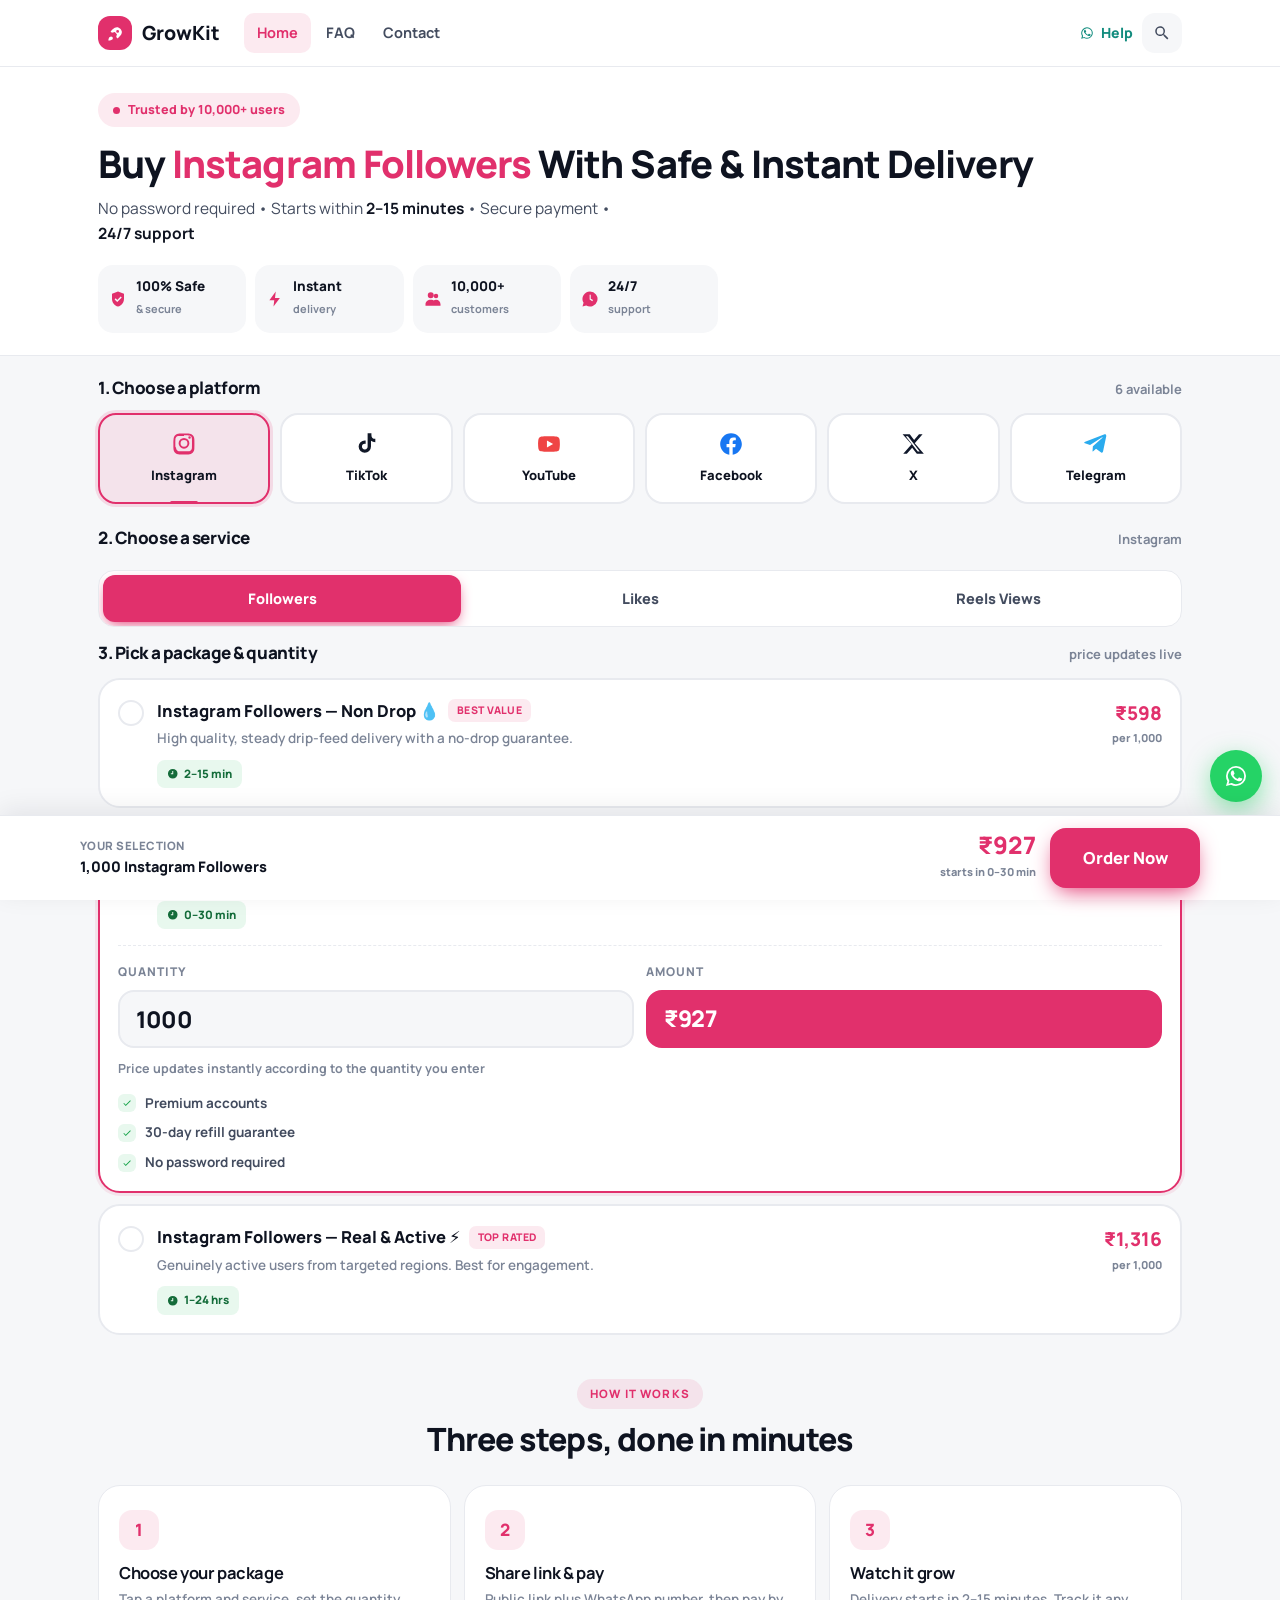
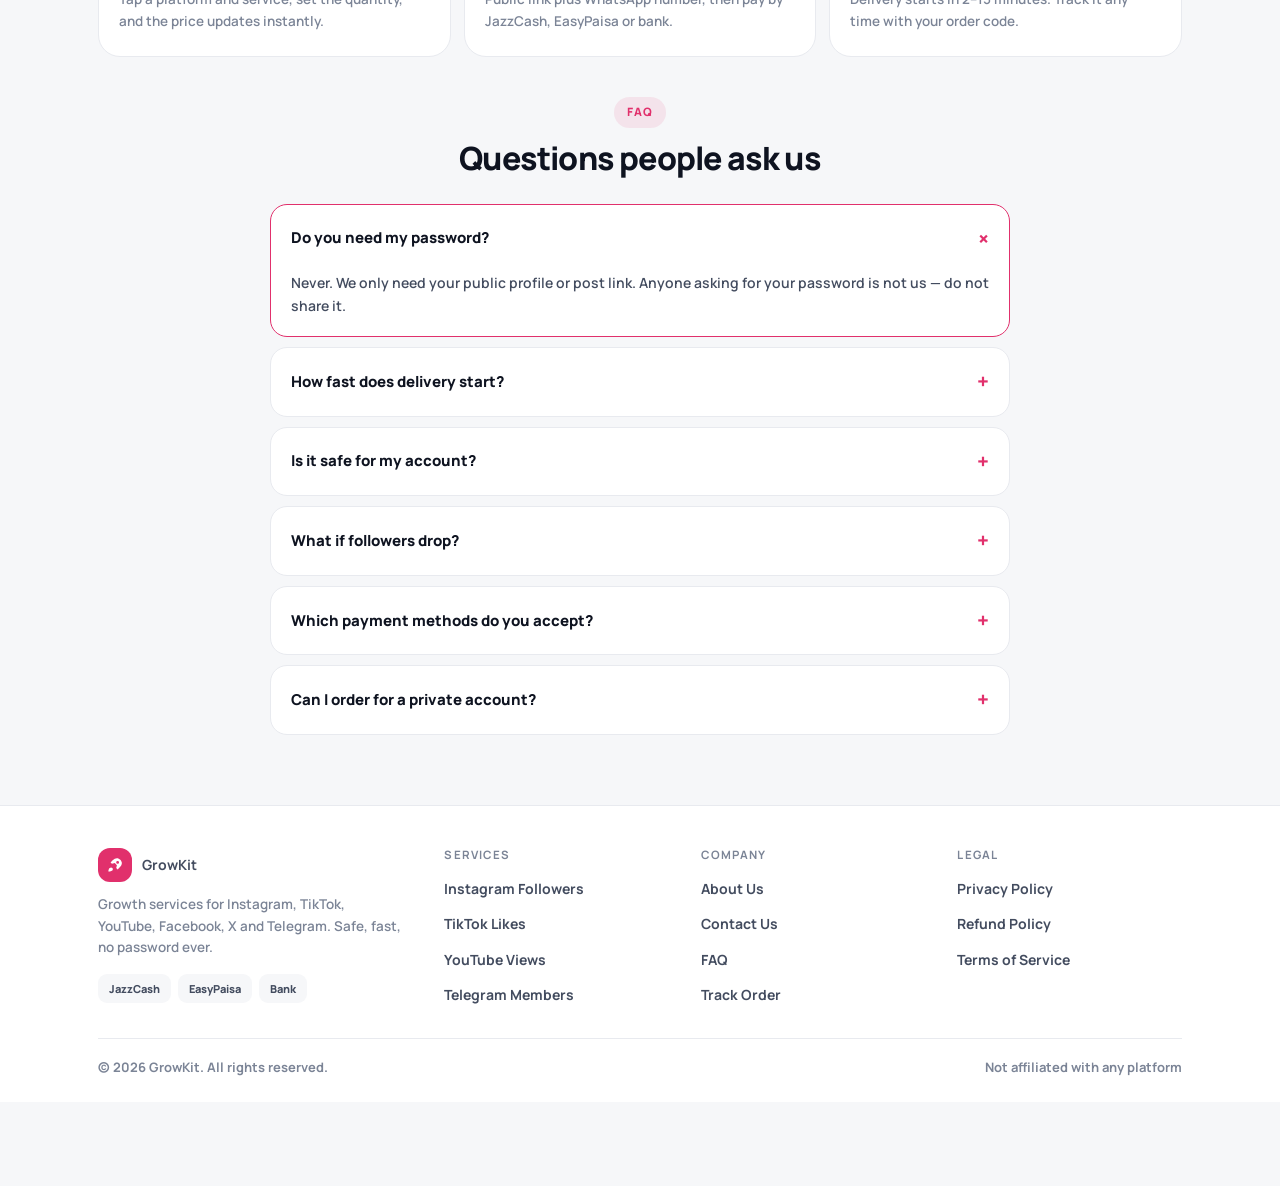
<file: mockups/front-e.html>
<!doctype html>
<html lang="en">
<head>
<meta charset="utf-8">
<meta name="viewport" content="width=device-width, initial-scale=1">
<title>SMM Panel &mdash; Direction E (App Style)</title>
<link rel="preconnect" href="https://fonts.googleapis.com">
<link rel="preconnect" href="https://fonts.gstatic.com" crossorigin>
<link href="https://fonts.googleapis.com/css2?family=Manrope:wght@400;500;600;700;800&display=swap" rel="stylesheet">
<style>
*,*::before,*::after{box-sizing:border-box}
:root{
  --bg:#f6f7f9; --paper:#fff; --ink:#0e1320; --ink-2:#434c5f; --muted:#7b8496;
  --line:#e8eaef; --pc:#e1306c; --pc-soft:#fdeef4;
  --ok:#16a34a; --ok-soft:#e8f8ee; --radius:22px;
  --shadow:0 1px 2px rgba(14,19,32,.04), 0 8px 22px rgba(14,19,32,.06);
  --shadow-lg:0 14px 34px rgba(14,19,32,.12), 0 40px 80px rgba(14,19,32,.1);
  --bar-h:84px;
}
html{-webkit-text-size-adjust:100%}
body{margin:0;font-family:'Manrope',system-ui,-apple-system,sans-serif;background:var(--bg);color:var(--ink);
  line-height:1.6;overflow-x:hidden;font-size:16px;padding-bottom:var(--bar-h)}
a{color:inherit;text-decoration:none}
h1,h2,h3,h4{margin:0;line-height:1.18;letter-spacing:-.025em}
p{margin:0}
button,input{font:inherit;color:inherit}
svg{max-width:100%}
.wrap{width:100%;max-width:1120px;margin:0 auto;padding:0 18px}
.icon{width:1em;height:1em;display:inline-block;vertical-align:-.125em;fill:currentColor;flex:none}

.btn{display:inline-flex;align-items:center;justify-content:center;gap:9px;border:0;border-radius:16px;
  padding:14px 24px;font-weight:800;font-size:15.5px;cursor:pointer;
  transition:transform .14s, box-shadow .14s, background .14s;white-space:nowrap}
.btn:active{transform:scale(.98)}
.btn-primary{background:var(--pc);color:#fff;box-shadow:0 8px 22px -6px var(--pc)}
.btn-ghost{background:var(--paper);color:var(--ink);border:1.5px solid var(--line)}
.btn-ghost:hover{border-color:#d3d8e2}
.btn-wa{background:#25d366;color:#fff;box-shadow:0 8px 22px -6px rgba(37,211,102,.7)}
.btn-lg{padding:17px 30px;font-size:16.5px}
.btn-block{width:100%}

header{background:var(--paper);border-bottom:1px solid var(--line);position:sticky;top:0;z-index:40}
.nav{display:flex;align-items:center;gap:14px;height:66px}
.logo{display:flex;align-items:center;gap:10px;font-weight:800;font-size:19.5px}
.logo-mark{width:34px;height:34px;border-radius:12px;background:var(--pc);color:#fff;display:grid;
  place-items:center;font-size:17px;flex:none;transition:background .3s}
.nav-links{display:flex;gap:2px;margin-left:10px}
.nav-links a{padding:8px 13px;border-radius:10px;font-weight:700;font-size:14.5px;color:var(--ink-2)}
.nav-links a:hover,.nav-links a.active{background:var(--pc-soft);color:var(--pc)}
.nav-right{margin-left:auto;display:flex;align-items:center;gap:9px}
.wa-link{display:inline-flex;align-items:center;gap:7px;font-weight:800;font-size:14px;color:#128c7e}
.iconbtn{background:var(--bg);border:0;width:40px;height:40px;border-radius:13px;display:grid;place-items:center;
  cursor:pointer;font-size:18px;color:var(--ink-2)}
.iconbtn:hover{background:var(--pc-soft);color:var(--pc)}
.burger{display:none}
.drawer{display:none;background:var(--paper);border-bottom:1px solid var(--line);padding:8px 18px 16px}
.drawer.show{display:block}
.drawer a{display:block;padding:13px 0;font-weight:700;border-bottom:1px solid var(--line)}
.drawer .btn{margin-top:14px}

/* hero strip */
.hero{background:var(--paper);border-bottom:1px solid var(--line);padding:26px 0 22px}
.hbadge{display:inline-flex;align-items:center;gap:8px;background:var(--pc-soft);color:var(--pc);
  border-radius:999px;padding:7px 15px;font-size:12.5px;font-weight:800}
.hbadge .dot{width:7px;height:7px;border-radius:50%;background:var(--pc);animation:pulse 1.8s infinite}
@keyframes pulse{0%,100%{opacity:1}50%{opacity:.3}}
h1{font-size:clamp(24px,4vw,38px);font-weight:800;margin:14px 0 10px}
h1 .hl{color:var(--pc);transition:color .3s}
.hero p{color:var(--ink-2);font-size:15.5px;max-width:58ch}
.hero p b{color:var(--ink)}
.hstats{display:grid;grid-template-columns:repeat(4,1fr);gap:9px;margin-top:20px;max-width:620px}
.hstat{background:var(--bg);border-radius:15px;padding:13px 11px;display:flex;align-items:center;gap:9px}
.hstat .icon{font-size:18px;color:var(--pc);flex:none}
.hstat b{display:block;font-size:13.5px;font-weight:800;line-height:1.2}
.hstat small{color:var(--muted);font-size:11px;font-weight:700}

/* platform grid */
.psec{padding-top:22px;padding-bottom:4px}
.slabel{display:flex;align-items:baseline;justify-content:space-between;gap:12px;margin-bottom:13px}
.slabel h2{font-size:17px;font-weight:800}
.slabel span{font-size:13px;font-weight:700;color:var(--muted)}
.pgrid{display:grid;grid-template-columns:repeat(6,1fr);gap:10px}
.ptile{background:var(--paper);border:2px solid var(--line);border-radius:18px;padding:16px 8px;cursor:pointer;
  display:flex;flex-direction:column;align-items:center;gap:8px;font-weight:800;font-size:13px;
  transition:all .18s;color:var(--ink);position:relative}
.ptile .icon{font-size:26px;color:var(--c);transition:transform .18s}
.ptile:hover{transform:translateY(-3px);box-shadow:var(--shadow);border-color:#d8dde6}
.ptile:hover .icon{transform:scale(1.12)}
.ptile.on{border-color:var(--c);background:var(--cs);box-shadow:0 0 0 3px color-mix(in srgb, var(--c) 14%, transparent)}
.ptile.on::after{content:"";position:absolute;bottom:-2px;left:50%;transform:translateX(-50%);width:28px;height:3px;
  border-radius:3px;background:var(--c)}

/* segmented control */
.seg{display:flex;gap:0;background:var(--paper);border:1.5px solid var(--line);border-radius:16px;padding:4px;
  margin:20px 0 16px;overflow-x:auto;scrollbar-width:none}
.seg::-webkit-scrollbar{display:none}
.seg button{flex:1;min-width:110px;border:0;background:none;border-radius:12px;padding:12px 16px;font-weight:800;
  font-size:14.5px;cursor:pointer;color:var(--ink-2);white-space:nowrap;transition:all .18s}
.seg button.on{background:var(--pc);color:#fff;box-shadow:0 5px 14px -4px var(--pc)}

/* service rows */
.rows{display:grid;gap:11px}
.row{background:var(--paper);border:2px solid var(--line);border-radius:var(--radius);padding:18px;cursor:pointer;
  transition:all .18s}
.row:hover{border-color:#d8dde6;box-shadow:var(--shadow)}
.row.on{border-color:var(--pc);box-shadow:0 0 0 3px var(--pc-soft)}
.rhead{display:flex;align-items:flex-start;gap:13px}
.rtick{width:26px;height:26px;border-radius:50%;border:2.5px solid var(--line);flex:none;display:grid;
  place-items:center;margin-top:2px;transition:all .18s}
.row.on .rtick{border-color:var(--pc);background:var(--pc);color:#fff;font-size:12px}
.row.on .rtick::after{content:"\2713";font-weight:900}
.rmain{flex:1;min-width:0}
.rtitle{font-size:16.5px;font-weight:800;display:flex;align-items:center;gap:8px;flex-wrap:wrap}
.rtag{background:var(--pc-soft);color:var(--pc);font-size:10.5px;font-weight:800;padding:3px 9px;border-radius:7px;
  letter-spacing:.04em;text-transform:uppercase}
.rdesc{color:var(--muted);font-size:13.5px;font-weight:600;margin-top:4px}
.rmeta{display:flex;gap:7px;flex-wrap:wrap;margin-top:10px}
.mtag{background:var(--bg);border-radius:8px;padding:5px 10px;font-size:11.5px;font-weight:800;color:var(--ink-2);
  display:inline-flex;align-items:center;gap:5px}
.mtag.ok{background:var(--ok-soft);color:#146c3a}
.rprice{text-align:right;flex:none}
.rprice b{display:block;font-size:19px;font-weight:800;color:var(--pc)}
.rprice small{color:var(--muted);font-size:11px;font-weight:800;display:block;margin-top:1px}

/* expanded qty inside row */
.rbody{display:none;margin-top:16px;padding-top:16px;border-top:1.5px dashed var(--line)}
.row.on .rbody{display:block}
/* ---- quantity + amount (kept deliberately plain) ---- */
.qp{display:grid;grid-template-columns:1fr 1fr;gap:12px}
.qp-f>span{display:block;font-size:12px;font-weight:800;letter-spacing:.08em;text-transform:uppercase;
  color:var(--muted);margin-bottom:8px}
.qp input,.qp .price{width:100%;height:58px;border:2px solid var(--line);border-radius:16px;padding:0 16px;
  font-size:23px;font-weight:800;letter-spacing:-.02em;outline:none;background:var(--bg);
  display:flex;align-items:center;font-family:inherit}
.qp input{-moz-appearance:textfield;color:var(--ink)}
.qp input::-webkit-outer-spin-button,.qp input::-webkit-inner-spin-button{-webkit-appearance:none;margin:0}
.qp input:focus{border-color:var(--pc);background:var(--paper)}
.qp .price{background:var(--pc);border-color:var(--pc);color:#fff}
.qp-note{font-size:12.5px;color:var(--muted);font-weight:700;margin-top:11px}
.feats{list-style:none;padding:0;margin:14px 0 0;display:grid;gap:8px}
.feats li{display:flex;align-items:center;gap:9px;font-size:13.5px;font-weight:700;color:var(--ink-2)}
.tick{width:18px;height:18px;border-radius:6px;background:var(--ok-soft);color:var(--ok);display:grid;
  place-items:center;font-size:10px;flex:none}
.err{color:#dc2626;font-size:13px;font-weight:800;margin-top:9px;display:none}
.err.show{display:block}

/* sticky bottom bar */
.bar{position:fixed;left:0;right:0;bottom:0;z-index:70;background:var(--paper);border-top:1px solid var(--line);
  box-shadow:0 -6px 24px rgba(14,19,32,.08);padding:12px 18px;
  padding-bottom:calc(12px + env(safe-area-inset-bottom))}
.bar-in{max-width:1120px;margin:0 auto;display:flex;align-items:center;gap:14px}
.bar-info{flex:1;min-width:0}
.bar-info small{display:block;font-size:11.5px;font-weight:800;color:var(--muted);letter-spacing:.04em;text-transform:uppercase}
.bar-info b{display:block;font-size:14.5px;font-weight:800;white-space:nowrap;overflow:hidden;text-overflow:ellipsis}
.bar-total{text-align:right;flex:none}
.bar-total b{display:block;font-size:24px;font-weight:800;color:var(--pc);line-height:1.1}
.bar-total small{font-size:11px;font-weight:800;color:var(--muted)}
.bar .btn{flex:none;min-width:150px}

/* static sections */
.section{padding:40px 0}
.section-head{text-align:center;max-width:620px;margin:0 auto 26px}
.eyebrow{display:inline-block;background:var(--pc-soft);color:var(--pc);font-weight:800;font-size:11.5px;
  letter-spacing:.1em;text-transform:uppercase;padding:6px 13px;border-radius:999px;margin-bottom:12px}
h2.big{font-size:clamp(23px,3.2vw,32px);font-weight:800}
.section-head p{color:var(--ink-2);margin-top:11px;font-size:15.5px}
.steps3{display:grid;grid-template-columns:repeat(3,1fr);gap:13px}
.s3{background:var(--paper);border:1.5px solid var(--line);border-radius:var(--radius);padding:24px 20px}
.s3-n{width:40px;height:40px;border-radius:13px;background:var(--pc-soft);color:var(--pc);display:grid;
  place-items:center;font-weight:800;font-size:17px;margin-bottom:13px}
.s3 h3{font-size:16.5px;margin-bottom:7px}
.s3 p{color:var(--muted);font-size:13.5px;font-weight:600}
.faq{max-width:740px;margin:0 auto;display:grid;gap:10px}
.fitem{background:var(--paper);border:1.5px solid var(--line);border-radius:17px;overflow:hidden;transition:border-color .2s}
.fitem.open{border-color:var(--pc)}
.fq{width:100%;text-align:left;background:none;border:0;padding:17px 20px;font-weight:800;font-size:15px;
  cursor:pointer;display:flex;justify-content:space-between;align-items:center;gap:14px}
.fq i{font-style:normal;font-size:21px;color:var(--pc);transition:transform .25s;flex:none}
.fitem.open .fq i{transform:rotate(45deg)}
.fa{max-height:0;overflow:hidden;transition:max-height .3s ease}
.fa p{padding:0 20px 19px;color:var(--ink-2);font-size:14px;font-weight:600}

footer{background:var(--paper);border-top:1px solid var(--line);padding:42px 0 24px;margin-top:30px}
.fgrid{display:grid;grid-template-columns:1.4fr repeat(3,1fr);gap:32px}
.fgrid h4{font-size:11.5px;text-transform:uppercase;letter-spacing:.1em;color:var(--muted);margin-bottom:14px}
.fgrid ul{list-style:none;padding:0;margin:0;display:grid;gap:10px}
.fgrid a{font-size:14px;font-weight:700;color:var(--ink-2)}
.fgrid a:hover{color:var(--pc)}
.fabout p{color:var(--muted);font-size:13.5px;font-weight:600;margin-top:12px;max-width:34ch}
.pays{display:flex;gap:7px;margin-top:15px;flex-wrap:wrap}
.pay{background:var(--bg);border-radius:9px;padding:6px 11px;font-size:11px;font-weight:800;color:var(--ink-2)}
.fbottom{border-top:1px solid var(--line);margin-top:30px;padding-top:18px;display:flex;justify-content:space-between;
  gap:14px;flex-wrap:wrap;color:var(--muted);font-size:13px;font-weight:700}

/* bottom-sheet modal */
.overlay{position:fixed;inset:0;background:rgba(14,19,32,.55);backdrop-filter:blur(5px);z-index:90;display:none;
  align-items:flex-end;justify-content:center;padding:0}
.overlay.show{display:flex}
.modal{background:var(--paper);border-radius:28px 28px 0 0;width:100%;max-width:520px;
  box-shadow:var(--shadow-lg);animation:up .3s cubic-bezier(.2,.9,.3,1);max-height:92vh;overflow-y:auto}
@keyframes up{from{transform:translateY(100%)}to{transform:none}}
.grab{width:42px;height:4px;border-radius:999px;background:var(--line);margin:12px auto 0}
.mhead{display:flex;align-items:flex-start;gap:14px;padding:16px 22px 0}
.mhead h3{font-size:20px;font-weight:800}
.mhead p{color:var(--muted);font-size:13.5px;font-weight:700;margin-top:3px}
.mclose{margin-left:auto;background:var(--bg);border:0;width:34px;height:34px;border-radius:50%;font-size:19px;
  cursor:pointer;color:var(--ink-2);flex:none;line-height:1}
.mbody{padding:20px 22px 26px;padding-bottom:calc(26px + env(safe-area-inset-bottom))}
.summary{display:flex;align-items:center;gap:13px;background:var(--bg);border-radius:17px;padding:15px;margin-bottom:18px}
.summary .si{width:44px;height:44px;border-radius:13px;background:var(--paper);display:grid;place-items:center;
  font-size:21px;flex:none;color:var(--pc)}
.summary b{display:block;font-size:15px;font-weight:800}
.summary small{color:var(--muted);font-size:12.5px;font-weight:700}
.summary .amt{margin-left:auto;font-size:21px;font-weight:800;color:var(--pc);white-space:nowrap}
.field{margin-bottom:16px}
.field label{display:block;font-size:13px;font-weight:800;margin-bottom:7px}
.field input{width:100%;border:2px solid var(--line);border-radius:14px;padding:14px 15px;font-size:16px;
  font-weight:700;outline:none;background:var(--bg);transition:border-color .15s, background .15s}
.field input:focus{border-color:var(--pc);background:var(--paper)}
.field small{display:block;color:var(--muted);font-size:12px;font-weight:700;margin-top:6px}
.safe-note{display:flex;gap:10px;background:var(--ok-soft);border-radius:14px;padding:14px 15px;font-size:13px;
  font-weight:800;color:#146c3a;margin-bottom:18px}
.safe-note .icon{font-size:18px;flex:none}
.muted-note{font-size:13px;color:var(--muted);font-weight:700;margin-top:12px}

.fab{position:fixed;right:18px;bottom:calc(var(--bar-h) + 14px);z-index:60;display:grid;place-items:center;
  background:#25d366;color:#fff;border:0;border-radius:50%;width:52px;height:52px;font-size:24px;cursor:pointer;
  box-shadow:0 8px 24px rgba(37,211,102,.5)}
.fab:hover{transform:translateY(-2px)}

@media (max-width:980px){
  .pgrid{grid-template-columns:repeat(3,1fr)}
  .steps3{grid-template-columns:1fr}
  .fgrid{grid-template-columns:1fr 1fr}
  .hstats{grid-template-columns:1fr 1fr;max-width:none}
}
@media (max-width:760px){
  .nav-links,.nav-right .wa-link{display:none}
  .burger{display:grid}
  .nav{height:60px}
  h1{font-size:25px}
  .rhead{flex-wrap:wrap}
  .rprice{width:100%;text-align:left;display:flex;align-items:baseline;gap:8px;
    border-top:1px solid var(--line);padding-top:10px;margin-top:4px}
  .rprice small{margin-top:0}
  .qp{grid-template-columns:1fr;gap:10px}
  .qp input,.qp .price{height:54px;font-size:21px}
  .bar .btn{min-width:0;padding:14px 18px}
  .bar-info{display:none}
  .bar-in{gap:10px}
  .bar-total{flex:1;text-align:left}
  .fgrid{grid-template-columns:1fr}
  .section{padding:32px 0}
}
</style>
</head>
<body>
<svg style="display:none" aria-hidden="true">
  <symbol id="i-instagram" viewBox="0 0 24 24"><path d="M12 2.2c-2.7 0-3 0-4.1.06-1 .05-1.7.21-2.3.45a4.6 4.6 0 0 0-1.7 1.1 4.6 4.6 0 0 0-1.1 1.7c-.24.6-.4 1.3-.45 2.3C2.2 9 2.2 9.3 2.2 12s0 3 .06 4.1c.05 1 .21 1.7.45 2.3a4.6 4.6 0 0 0 1.1 1.7 4.6 4.6 0 0 0 1.7 1.1c.6.24 1.3.4 2.3.45 1.1.06 1.4.06 4.1.06s3 0 4.1-.06c1-.05 1.7-.21 2.3-.45a4.9 4.9 0 0 0 2.8-2.8c.24-.6.4-1.3.45-2.3.06-1.1.06-1.4.06-4.1s0-3-.06-4.1c-.05-1-.21-1.7-.45-2.3a4.6 4.6 0 0 0-1.1-1.7 4.6 4.6 0 0 0-1.7-1.1c-.6-.24-1.3-.4-2.3-.45C15 2.2 14.7 2.2 12 2.2Zm0 1.8c2.67 0 2.98.01 4.03.06.78.04 1.2.16 1.49.27.37.15.64.32.92.6.28.28.45.55.6.92.11.28.23.7.27 1.49.05 1.05.06 1.36.06 4.03s-.01 2.98-.06 4.03c-.04.78-.16 1.2-.27 1.49a3.1 3.1 0 0 1-1.52 1.52c-.28.11-.71.23-1.49.27-1.05.05-1.36.06-4.03.06s-2.98-.01-4.03-.06c-.78-.04-1.2-.16-1.49-.27a3.1 3.1 0 0 1-1.52-1.52c-.11-.28-.23-.71-.27-1.49C4.01 14.98 4 14.67 4 12s.01-2.98.06-4.03c.04-.78.16-1.2.27-1.49.15-.37.32-.64.6-.92.28-.28.55-.45.92-.6.28-.11.71-.23 1.49-.27C8.39 4.65 8.7 4.64 12 4.64Zm0 2.4a4.96 4.96 0 1 0 0 9.92 4.96 4.96 0 0 0 0-9.92Zm0 1.8a3.16 3.16 0 1 1 0 6.32 3.16 3.16 0 0 1 0-6.32Zm6.3-2.14a1.16 1.16 0 1 1-2.32 0 1.16 1.16 0 0 1 2.32 0Z"/></symbol>
  <symbol id="i-tiktok" viewBox="0 0 24 24"><path d="M16.5 2h-3v12.4a2.6 2.6 0 1 1-2.6-2.6c.27 0 .53.04.78.12V8.78A6.1 6.1 0 0 0 10.9 8.7a5.7 5.7 0 1 0 5.7 5.7V8.9a6.4 6.4 0 0 0 4 1.38V7.2a3.6 3.6 0 0 1-3.6-3.6V2Z"/></symbol>
  <symbol id="i-youtube" viewBox="0 0 24 24"><path d="M21.6 7.2a2.8 2.8 0 0 0-1.97-1.98C17.9 4.75 12 4.75 12 4.75s-5.9 0-7.63.47A2.8 2.8 0 0 0 2.4 7.2C1.93 8.93 1.93 12 1.93 12s0 3.07.47 4.8a2.8 2.8 0 0 0 1.97 1.98c1.73.47 7.63.47 7.63.47s5.9 0 7.63-.47a2.8 2.8 0 0 0 1.97-1.98c.47-1.73.47-4.8.47-4.8s0-3.07-.47-4.8ZM10.1 15.3V8.7L15.8 12l-5.7 3.3Z"/></symbol>
  <symbol id="i-facebook" viewBox="0 0 24 24"><path d="M22 12.06C22 6.5 17.52 2 12 2S2 6.5 2 12.06C2 17.08 5.66 21.25 10.44 22v-7.03H7.9v-2.91h2.54V9.85c0-2.51 1.49-3.9 3.77-3.9 1.09 0 2.23.2 2.23.2v2.46h-1.26c-1.24 0-1.63.78-1.63 1.57v1.88h2.77l-.44 2.91h-2.33V22C18.34 21.25 22 17.08 22 12.06Z"/></symbol>
  <symbol id="i-x" viewBox="0 0 24 24"><path d="M17.53 3h3.3l-7.2 8.23L22 21h-6.47l-4.3-5.62L6.3 21H3l7.7-8.8L2.4 3h6.6l4.03 5.33L17.53 3Zm-1.16 16.03h1.82L7.3 4.88H5.35l11.02 14.15Z"/></symbol>
  <symbol id="i-telegram" viewBox="0 0 24 24"><path d="M21.6 4.2 18.5 19c-.23 1.03-.85 1.28-1.72.8l-4.75-3.5-2.3 2.2c-.25.26-.47.47-.95.47l.34-4.83 8.8-7.95c.38-.34-.08-.53-.59-.19L6.5 12.84l-4.68-1.46c-1.02-.32-1.04-1.02.21-1.5l17.9-6.9c.85-.31 1.6.2 1.33 1.22Z"/></symbol>
  <symbol id="i-shield" viewBox="0 0 24 24"><path d="M12 2 4 5v6.5c0 5 3.4 9.3 8 10.5 4.6-1.2 8-5.5 8-10.5V5l-8-3Zm-1 14-3.5-3.5 1.4-1.4L11 13.2l4.6-4.6 1.4 1.4L11 16Z"/></symbol>
  <symbol id="i-bolt" viewBox="0 0 24 24"><path d="M13 2 4.5 13.5H11L10 22l8.5-11.5H12L13 2Z"/></symbol>
  <symbol id="i-users" viewBox="0 0 24 24"><path d="M9 11a4 4 0 1 0 0-8 4 4 0 0 0 0 8Zm7 0a3 3 0 1 0 0-6 3 3 0 0 0 0 6Zm0 2c-1.2 0-2.3.3-3.2.8 1.4 1 2.2 2.4 2.2 4.2V21h7v-2c0-3.3-2.7-6-6-6ZM9 13c-3.9 0-7 2.7-7 6v2h14v-2c0-3.3-3.1-6-7-6Z"/></symbol>
  <symbol id="i-chat" viewBox="0 0 24 24"><path d="M12 2a10 10 0 0 0-8.6 15.1L2 22l4.9-1.4A10 10 0 1 0 12 2Zm0 4a1 1 0 0 1 1 1v4.6l3 1.8-.9 1.5-3.6-2.2V7a1 1 0 0 1 .5-1Z"/></symbol>
  <symbol id="i-whatsapp" viewBox="0 0 24 24"><path d="M17.5 14.4c-.3-.15-1.7-.84-1.96-.94-.26-.1-.45-.14-.64.14-.19.29-.75.95-.92 1.14-.17.19-.34.21-.62.07a7.6 7.6 0 0 1-2.25-1.39 8.5 8.5 0 0 1-1.56-1.94c-.16-.28-.02-.44.12-.6.14-.16.34-.4.5-.6.17-.2.22-.33.33-.55.1-.22.05-.4-.03-.57-.08-.17-.63-1.52-.86-2.07-.22-.54-.45-.47-.62-.47h-.53c-.19 0-.5.07-.75.35-.26.28-.98.95-.98 2.33s1 2.7 1.14 2.9c.14.18 1.96 3.13 4.84 4.26 2.87 1.14 2.87.76 3.39.71.52-.05 1.7-.69 1.94-1.36.24-.67.24-1.24.17-1.36-.07-.12-.26-.19-.54-.33ZM12 22a9.9 9.9 0 0 1-5.03-1.37L2 22l1.4-4.86A9.9 9.9 0 0 1 2 12 10 10 0 1 1 12 22Zm0-18.2A8.2 8.2 0 0 0 5.2 16.5l.2.32-.83 2.9 2.98-.8.3.18A8.2 8.2 0 1 0 12 3.8Z"/></symbol>
  <symbol id="i-star" viewBox="0 0 24 24"><path d="m12 17.3-6.2 3.7 1.7-7-5.4-4.7 7.1-.6L12 2l2.8 6.7 7.1.6-5.4 4.7 1.7 7L12 17.3Z"/></symbol>
  <symbol id="i-clock" viewBox="0 0 24 24"><path d="M12 2a10 10 0 1 0 0 20 10 10 0 0 0 0-20Zm1 11h-5v-2h3V6h2v7Z"/></symbol>
  <symbol id="i-search" viewBox="0 0 24 24"><path d="M15.5 14h-.8l-.3-.3a6.5 6.5 0 1 0-.7.7l.3.3v.8l5 5 1.5-1.5-5-5Zm-6 0a4.5 4.5 0 1 1 0-9 4.5 4.5 0 0 1 0 9Z"/></symbol>
  <symbol id="i-check" viewBox="0 0 24 24"><path d="M9 16.2 4.8 12l-1.4 1.4L9 19 21 7l-1.4-1.4L9 16.2Z"/></symbol>
  <symbol id="i-rocket" viewBox="0 0 24 24"><path d="M14 3c3.5 0 7 3.5 7 7 0 2-1 4-3 6l-3 3-2-2 1-4-3-3-4 1-2-2 3-3c2-2 4-3 6-3Zm1 4a2 2 0 1 0 0 4 2 2 0 0 0 0-4ZM4 17c1-1 2.5-1 3.5 0s1 2.5 0 3.5C6 22 2 22 2 22s0-4 2-5Z"/></symbol>
  <symbol id="i-card" viewBox="0 0 24 24"><path d="M20 4H4a2 2 0 0 0-2 2v12a2 2 0 0 0 2 2h16a2 2 0 0 0 2-2V6a2 2 0 0 0-2-2Zm0 14H4v-6h16v6Zm0-9H4V6h16v3Z"/></symbol>
  <symbol id="i-menu" viewBox="0 0 24 24"><path d="M3 6h18v2H3V6Zm0 5h18v2H3v-2Zm0 5h18v2H3v-2Z"/></symbol>
</svg>

<header>
  <div class="wrap nav">
    <a href="#" class="logo"><span class="logo-mark" id="logoMark"><svg class="icon"><use href="#i-rocket"></use></svg></span>GrowKit</a>
    <nav class="nav-links"><a href="#" class="active">Home</a><a href="#faq">FAQ</a><a href="#contact">Contact</a></nav>
    <div class="nav-right">
      <a href="#" class="wa-link" onclick="return false"><svg class="icon"><use href="#i-whatsapp"></use></svg> Help</a>
      <button class="iconbtn" title="Track Order" onclick="openTrack()"><svg class="icon"><use href="#i-search"></use></svg></button>
      <button class="iconbtn burger" onclick="document.getElementById('drawer').classList.toggle('show')"><svg class="icon"><use href="#i-menu"></use></svg></button>
    </div>
  </div>
  <div class="drawer" id="drawer">
    <a href="#">Home</a><a href="#faq">FAQ</a><a href="#contact">Contact</a><a href="#" onclick="return false">WhatsApp help</a>
    <button class="btn btn-primary btn-block" onclick="openTrack()">Track Order</button>
  </div>
</header>

<section class="hero">
  <div class="wrap">
    <span class="hbadge"><span class="dot"></span> Trusted by 10,000+ users</span>
    <h1>Buy <span class="hl" id="heroPlat">Instagram Followers</span> With Safe &amp; Instant Delivery</h1>
    <p>No password required &bull; Starts within <b>2&ndash;15 minutes</b> &bull; Secure payment &bull; <b>24/7 support</b></p>
    <div class="hstats">
      <div class="hstat"><svg class="icon"><use href="#i-shield"></use></svg><div><b>100% Safe</b><small>&amp; secure</small></div></div>
      <div class="hstat"><svg class="icon"><use href="#i-bolt"></use></svg><div><b>Instant</b><small>delivery</small></div></div>
      <div class="hstat"><svg class="icon"><use href="#i-users"></use></svg><div><b>10,000+</b><small>customers</small></div></div>
      <div class="hstat"><svg class="icon"><use href="#i-chat"></use></svg><div><b>24/7</b><small>support</small></div></div>
    </div>
  </div>
</section>

<section class="psec wrap" id="services">
  <div class="slabel"><h2>1. Choose a platform</h2><span>6 available</span></div>
  <div class="pgrid" id="pgrid"></div>

  <div class="slabel" style="margin-top:24px"><h2>2. Choose a service</h2><span id="segHint">Instagram</span></div>
  <div class="seg" id="seg"></div>

  <div class="slabel"><h2>3. Pick a package &amp; quantity</h2><span>price updates live</span></div>
  <div class="rows" id="rows"></div>
</section>

<section class="section">
  <div class="wrap">
    <div class="section-head"><span class="eyebrow">How it works</span><h2 class="big">Three steps, done in minutes</h2></div>
    <div class="steps3">
      <div class="s3"><div class="s3-n">1</div><h3>Choose your package</h3><p>Tap a platform and service, set the quantity, and the price updates instantly.</p></div>
      <div class="s3"><div class="s3-n">2</div><h3>Share link &amp; pay</h3><p>Public link plus WhatsApp number, then pay by JazzCash, EasyPaisa or bank.</p></div>
      <div class="s3"><div class="s3-n">3</div><h3>Watch it grow</h3><p>Delivery starts in 2&ndash;15 minutes. Track it any time with your order code.</p></div>
    </div>
  </div>
</section>

<section class="section" id="faq" style="padding-top:0">
  <div class="wrap">
    <div class="section-head"><span class="eyebrow">FAQ</span><h2 class="big">Questions people ask us</h2></div>
    <div class="faq" id="faqList"></div>
  </div>
</section>

<footer id="contact"><div class="wrap">
  <div class="fgrid">
    <div class="fabout">
      <a href="#" class="logo"><span class="logo-mark"><svg class="icon"><use href="#i-rocket"></use></svg></span>GrowKit</a>
      <p>Growth services for Instagram, TikTok, YouTube, Facebook, X and Telegram. Safe, fast, no password ever.</p>
      <div class="pays"><span class="pay">JazzCash</span><span class="pay">EasyPaisa</span><span class="pay">Bank</span></div>
    </div>
    <div><h4>Services</h4><ul><li><a href="#">Instagram Followers</a></li><li><a href="#">TikTok Likes</a></li><li><a href="#">YouTube Views</a></li><li><a href="#">Telegram Members</a></li></ul></div>
    <div><h4>Company</h4><ul><li><a href="#">About Us</a></li><li><a href="#">Contact Us</a></li><li><a href="#faq">FAQ</a></li><li><a href="#" onclick="openTrack();return false">Track Order</a></li></ul></div>
    <div><h4>Legal</h4><ul><li><a href="#">Privacy Policy</a></li><li><a href="#">Refund Policy</a></li><li><a href="#">Terms of Service</a></li></ul></div>
  </div>
  <div class="fbottom"><span>&copy; 2026 GrowKit. All rights reserved.</span><span>Not affiliated with any platform</span></div>
</div></footer>

<!-- sticky order bar -->
<div class="bar">
  <div class="bar-in">
    <div class="bar-info"><small>Your selection</small><b id="barTitle">1,000 Instagram Followers</b></div>
    <div class="bar-total"><b id="barTotal">&#8377;598</b><small id="barDelivery">starts in 2&ndash;15 min</small></div>
    <button class="btn btn-primary btn-lg" onclick="openOrder()">Order Now</button>
  </div>
</div>

<button class="fab" onclick="alert('Demo: opens WhatsApp chat')" title="WhatsApp"><svg class="icon"><use href="#i-whatsapp"></use></svg></button>

<!-- order bottom sheet -->
<div class="overlay" id="orderModal" onclick="if(event.target===this)closeModal('orderModal')"><div class="modal">
  <div class="grab"></div>
  <div class="mhead"><div><h3>Complete your order</h3><p>Takes less than a minute</p></div>
    <button class="mclose" onclick="closeModal('orderModal')">&times;</button></div>
  <div class="mbody">
    <div class="summary">
      <div class="si"><svg class="icon" id="omIcon"><use href="#i-instagram"></use></svg></div>
      <div><b id="omTitle">500 Instagram Followers</b><small id="omDelivery">Starts in 2&ndash;15 minutes</small></div>
      <span class="amt" id="omPrice">&#8377;299</span>
    </div>
    <div class="safe-note"><svg class="icon"><use href="#i-shield"></use></svg>
      <span>We never ask for your password. Only your public link is needed.</span></div>
    <div class="field"><label id="omLinkLabel">Instagram profile URL</label>
      <input type="url" id="omLink" placeholder="https://instagram.com/yourbrand">
      <small>Your account must be public, not private.</small></div>
    <div class="field"><label>WhatsApp number</label>
      <input type="tel" id="omWa" placeholder="+92 300 1234567">
      <small>We send your order code and updates here.</small></div>
    <div class="err" id="formErr"></div>
    <button class="btn btn-primary btn-block btn-lg" onclick="fakeOrder()">Continue to payment &rarr;</button>
  </div>
</div></div>

<!-- track bottom sheet -->
<div class="overlay" id="trackModal" onclick="if(event.target===this)closeModal('trackModal')"><div class="modal" style="max-width:460px">
  <div class="grab"></div>
  <div class="mhead"><div><h3>Track your order</h3><p>Enter the code we sent on WhatsApp</p></div>
    <button class="mclose" onclick="closeModal('trackModal')">&times;</button></div>
  <div class="mbody">
    <div class="field"><label>Order code</label><input id="tkCode" placeholder="GK-8F42KD" style="text-transform:uppercase;letter-spacing:.1em"></div>
    <button class="btn btn-primary btn-block btn-lg" onclick="fakeTrack()"><svg class="icon"><use href="#i-search"></use></svg> Track order</button>
    <div id="tkResult" style="display:none;margin-top:18px">
      <div class="summary" style="margin-bottom:0"><div class="si"><svg class="icon"><use href="#i-bolt"></use></svg></div>
        <div><b>1,000 Instagram Followers</b><small>Processing &bull; 640 / 1,000 delivered</small></div></div>
      <p class="muted-note">Start count 12,500 &bull; Remains 360 &bull; Updated 2 minutes ago</p>
    </div>
  </div>
</div></div>

<script>
/* ===================== DUMMY DATA ===================== */
var ORDER_PAGE = 'order-e.html';
var CUR = '₹';
var TIERS = [
  {badge:'Best Value',   name:'Non Drop 💧', mult:1,    delivery:'2–15 min',
   desc:'High quality, steady drip-feed delivery with a no-drop guarantee.',
   feats:['Fast delivery','100% secure','No password required'], featured:false},
  {badge:'Most Popular', name:'Premium Quality',       mult:1.55, delivery:'0–30 min',
   desc:'Stronger accounts with profile pictures and real activity history.',
   feats:['Premium accounts','30-day refill guarantee','No password required'], featured:true},
  {badge:'Top Rated',    name:'Real & Active ⚡',  mult:2.2,  delivery:'1–24 hrs',
   desc:'Genuinely active users from targeted regions. Best for engagement.',
   feats:['Real active users','Lifetime guarantee','Targeted audience'], featured:false}
];
var PLATFORMS = [
  {id:'instagram', name:'Instagram', icon:'i-instagram', color:'#e1306c', emoji:'🧑‍🎤',
   bio:'Creator • Growing every day', linkLabel:'Instagram profile URL', linkPh:'https://instagram.com/yourbrand',
   stats:[['255','Posts'],['12.5K','Followers'],['318','Following']],
   rates:{followers:598, likes:149, views:39}, nouns:{followers:'Followers', likes:'Likes', views:'Reels Views'}},
  {id:'tiktok', name:'TikTok', icon:'i-tiktok', color:'#111827', emoji:'🕺',
   bio:'Dancer • Daily videos', linkLabel:'TikTok profile or video URL', linkPh:'https://tiktok.com/@yourbrand',
   stats:[['1.2M','Likes'],['48.9K','Followers'],['96','Following']],
   rates:{followers:699, likes:199, views:29}, nouns:{followers:'Followers', likes:'Likes', views:'Video Views'}},
  {id:'youtube', name:'YouTube', icon:'i-youtube', color:'#ef4444', emoji:'🎬',
   bio:'Weekly uploads • Tech reviews', linkLabel:'YouTube channel or video URL', linkPh:'https://youtube.com/@yourbrand',
   stats:[['182','Videos'],['24.1K','Subscribers'],['1.8M','Views']],
   rates:{followers:1899, likes:349, views:99}, nouns:{followers:'Subscribers', likes:'Likes', views:'Views'}},
  {id:'facebook', name:'Facebook', icon:'i-facebook', color:'#1877f2', emoji:'📘',
   bio:'Local business page', linkLabel:'Facebook page or post URL', linkPh:'https://facebook.com/yourpage',
   stats:[['410','Posts'],['31.2K','Followers'],['1.1K','Likes']],
   rates:{followers:649, likes:199, views:49}, nouns:{followers:'Page Followers', likes:'Post Likes', views:'Video Views'}},
  {id:'x', name:'X', icon:'i-x', color:'#0f172a', emoji:'🐦',
   bio:'Thoughts in 280 characters', linkLabel:'X profile or post URL', linkPh:'https://x.com/yourbrand',
   stats:[['2.4K','Posts'],['9.8K','Followers'],['540','Following']],
   rates:{followers:899, likes:299, views:69}, nouns:{followers:'Followers', likes:'Likes', views:'Post Views'}},
  {id:'telegram', name:'Telegram', icon:'i-telegram', color:'#2aabee', emoji:'✈️',
   bio:'Public channel • Deals &amp; drops', linkLabel:'Telegram channel URL', linkPh:'https://t.me/yourchannel',
   stats:[['1.9K','Posts'],['18.4K','Members'],['92%','Reach']],
   rates:{followers:499, likes:249, views:19}, nouns:{followers:'Members', likes:'Reactions', views:'Post Views'}}
];
var CATS = [
  {id:'followers', label:'Followers', presets:[500,1000,2500,5000], min:100,  max:100000, step:100},
  {id:'likes',     label:'Likes',     presets:[250,500,1000,2500],  min:50,   max:50000,  step:50},
  {id:'views',     label:'Views',     presets:[1000,5000,10000,25000], min:500, max:1000000, step:500}
];
var FAQS = [
  ['Do you need my password?','Never. We only need your public profile or post link. Anyone asking for your password is not us — do not share it.'],
  ['How fast does delivery start?','Most orders start within 2–15 minutes of payment confirmation. Larger orders are drip-fed over a few hours so growth looks natural.'],
  ['Is it safe for my account?','Yes. We use gradual delivery that stays inside normal platform limits. We have delivered to more than 10,000 accounts without issues.'],
  ['What if followers drop?','Premium and Real &amp; Active packages include a refill guarantee. Send us your order code on WhatsApp and we refill free of charge.'],
  ['Which payment methods do you accept?','JazzCash, EasyPaisa and direct bank transfer. After paying you submit the transaction ID and we confirm it manually within a few minutes.'],
  ['Can I order for a private account?','No. Your account must be public while the order is running, otherwise delivery fails and we have to cancel it.']
];



/* ===================== STATE ===================== */
var S = {plat:PLATFORMS[0], cat:CATS[0], tier:1, qty:1000};

function fmt(n){ return n.toString().replace(/\B(?=(\d{3})+(?!\d))/g, ','); }
function money(n){
  var s = (Math.round(n*100)/100).toFixed(2).replace(/\.00$/,'');
  return CUR + s.replace(/\B(?=(\d{3})+(?!\d))/g, ',');
}
function rateOf(i){ return Math.round(S.plat.rates[S.cat.id] * TIERS[i].mult); }
function noun(){ return S.plat.nouns[S.cat.id]; }
function total(){ return Math.max(S.qty,0)/1000 * rateOf(S.tier); }

function applyTheme(){
  var el = document.documentElement;
  el.style.setProperty('--pc', S.plat.color);
  el.style.setProperty('--pc-soft', hexSoft(S.plat.color));
}
function hexSoft(hex){
  var h = hex.replace('#',''); if(h.length===3) h = h.replace(/./g,'$&$&');
  var r = parseInt(h.substr(0,2),16), g = parseInt(h.substr(2,2),16), b = parseInt(h.substr(4,2),16);
  return 'rgba('+r+','+g+','+b+',.10)';
}

/* ===================== RENDER ===================== */
function renderPGrid(){
  document.getElementById('pgrid').innerHTML = PLATFORMS.map(function(p){
    return '<button class="ptile'+(p.id===S.plat.id?' on':'')+'" style="--c:'+p.color+';--cs:'+hexSoft(p.color)+
      '" onclick="pickPlat(\''+p.id+'\')"><svg class="icon"><use href="#'+p.icon+'"></use></svg>'+p.name+'</button>';
  }).join('');
}
function renderSeg(){
  document.getElementById('segHint').textContent = S.plat.name;
  document.getElementById('seg').innerHTML = CATS.map(function(c){
    return '<button class="'+(c.id===S.cat.id?'on':'')+'" onclick="pickCat(\''+c.id+'\')">'+S.plat.nouns[c.id]+'</button>';
  }).join('');
}
function renderRows(){
  document.getElementById('rows').innerHTML = TIERS.map(function(t,i){
    var r = rateOf(i), on = (i===S.tier);
    var q = on ? S.qty : S.cat.presets[1];
    return '<div class="row'+(on?' on':'')+'" onclick="pickTier(event,'+i+')">'+
      '<div class="rhead">'+
        '<span class="rtick"></span>'+
        '<div class="rmain">'+
          '<div class="rtitle">'+S.plat.name+' '+noun()+' &mdash; '+t.name+
            '<span class="rtag">'+t.badge+'</span></div>'+
          '<div class="rdesc">'+t.desc+'</div>'+
          '<div class="rmeta">'+
            '<span class="mtag ok"><svg class="icon"><use href="#i-clock"></use></svg>'+t.delivery+'</span>'+
          '</div>'+
        '</div>'+
        (on ? '' : '<div class="rprice"><b>'+money(r)+'</b><small>per 1,000</small></div>')+
      '</div>'+
      /* the quantity controls exist only inside the selected row, so their
         ids stay unique in the document */
      (on ?
      '<div class="rbody">'+
        '<div class="qp">'+
          '<label class="qp-f"><span>Quantity</span>'+
            '<input type="number" id="qtyInput" value="'+q+'" min="'+S.cat.min+'" max="'+S.cat.max+
              '" oninput="onQtyInput(event)" onclick="event.stopPropagation()"></label>'+
          '<div class="qp-f"><span>Amount</span>'+
            '<div class="price" id="qtyAmount">'+money(Math.max(q,0)/1000*r)+'</div></div>'+
        '</div>'+
        '<p class="qp-note">Price updates instantly according to the quantity you enter</p>'+
        '<div class="err" id="qtyErr"></div>'+
        '<ul class="feats">'+ t.feats.map(function(f){
            return '<li><span class="tick"><svg class="icon"><use href="#i-check"></use></svg></span>'+f+'</li>';
          }).join('') +'</ul>'+
      '</div>' : '')+
    '</div>';
  }).join('');
}
function renderBar(){
  document.getElementById('barTitle').textContent = fmt(S.qty)+' '+S.plat.name+' '+noun();
  document.getElementById('barTotal').textContent = money(total());
  document.getElementById('barDelivery').textContent = 'starts in '+TIERS[S.tier].delivery;
  document.getElementById('heroPlat').textContent = S.plat.name+' '+noun();
}
function renderFaq(){
  document.getElementById('faqList').innerHTML = FAQS.map(function(f,i){
    return '<div class="fitem'+(i===0?' open':'')+'">'+
      '<button class="fq" onclick="toggleFaq(this)">'+f[0]+'<i>+</i></button>'+
      '<div class="fa"'+(i===0?' style="max-height:200px"':'')+'><p>'+f[1]+'</p></div></div>';
  }).join('');
}
function renderAll(){ applyTheme(); renderPGrid(); renderSeg(); renderRows(); renderBar(); }

/* ===================== INTERACTION ===================== */
function pickPlat(id){
  S.plat = PLATFORMS.filter(function(p){return p.id===id})[0];
  S.qty = S.cat.presets[1];
  renderAll();
}
function pickCat(id){
  S.cat = CATS.filter(function(c){return c.id===id})[0];
  S.qty = S.cat.presets[1];
  renderAll();
}
function pickTier(e, i){
  if(e.target.closest('.rbody')) return;
  S.tier = i; S.qty = S.cat.presets[1];
  renderRows(); renderBar();
}
/* type a quantity, the amount follows \u2014 limits are only mentioned
   when the typed number breaks one */
function liveUpdate(){
  var eff = S.qty < 0 ? 0 : Math.min(S.qty, S.cat.max);
  document.getElementById('qtyAmount').textContent = money(eff/1000*rateOf(S.tier));
  var err = document.getElementById('qtyErr');
  if(S.qty > 0 && S.qty < S.cat.min){ err.textContent = 'Minimum for this service is '+fmt(S.cat.min)+'.'; err.classList.add('show'); }
  else if(S.qty > S.cat.max){ err.textContent = 'Maximum for this service is '+fmt(S.cat.max)+'.'; err.classList.add('show'); }
  else err.classList.remove('show');
  renderBar();
}
function onQtyInput(e){
  e.stopPropagation();
  var v = parseInt(document.getElementById('qtyInput').value,10);
  S.qty = isNaN(v) ? 0 : v;
  liveUpdate();
}
function toggleFaq(btn){
  var item = btn.parentElement, body = item.querySelector('.fa'), open = item.classList.contains('open');
  var all = document.querySelectorAll('.fitem');
  for(var i=0;i<all.length;i++){ all[i].classList.remove('open'); all[i].querySelector('.fa').style.maxHeight = 0; }
  if(!open){ item.classList.add('open'); body.style.maxHeight = body.scrollHeight+'px'; }
}
function openModal(id){ document.getElementById(id).classList.add('show'); document.body.style.overflow='hidden'; }
function closeModal(id){ document.getElementById(id).classList.remove('show'); document.body.style.overflow=''; }
function openTrack(){ document.getElementById('drawer').classList.remove('show'); openModal('trackModal'); }
function openOrder(){
  if(S.qty < S.cat.min || S.qty > S.cat.max){
    document.querySelector('.row.on').scrollIntoView({behavior:'smooth', block:'center'});
    liveUpdate(); return;
  }
  document.getElementById('omTitle').textContent = fmt(S.qty)+' '+S.plat.name+' '+noun();
  document.getElementById('omPrice').textContent = money(total());
  document.getElementById('omDelivery').textContent = 'Starts in '+TIERS[S.tier].delivery;
  document.getElementById('omIcon').innerHTML = '<use href="#'+S.plat.icon+'"></use>';
  document.getElementById('omLinkLabel').textContent = S.plat.linkLabel;
  document.getElementById('omLink').placeholder = S.plat.linkPh;
  openModal('orderModal');
}
function fakeOrder(){
  var f = document.getElementById('formErr');
  var link = document.getElementById('omLink').value.trim();
  var wa = document.getElementById('omWa').value.trim();
  if(!link){ f.textContent = 'Please paste your public profile or post link.'; f.classList.add('show'); return; }
  if(wa.replace(/\D/g,'').length < 10){ f.textContent = 'Please enter a valid WhatsApp number.'; f.classList.add('show'); return; }
  f.classList.remove('show');
  closeModal('orderModal');
  window.location.href = ORDER_PAGE;
}
function fakeTrack(){
  if(!document.getElementById('tkCode').value.trim()){ alert('Enter your order code'); return; }
  document.getElementById('tkResult').style.display = 'block';
}
document.addEventListener('keydown', function(e){
  if(e.key==='Escape'){ closeModal('orderModal'); closeModal('trackModal'); }
});

/* ===================== BOOT ===================== */
renderAll(); renderFaq();
</script>
</body>
</html>
</file>
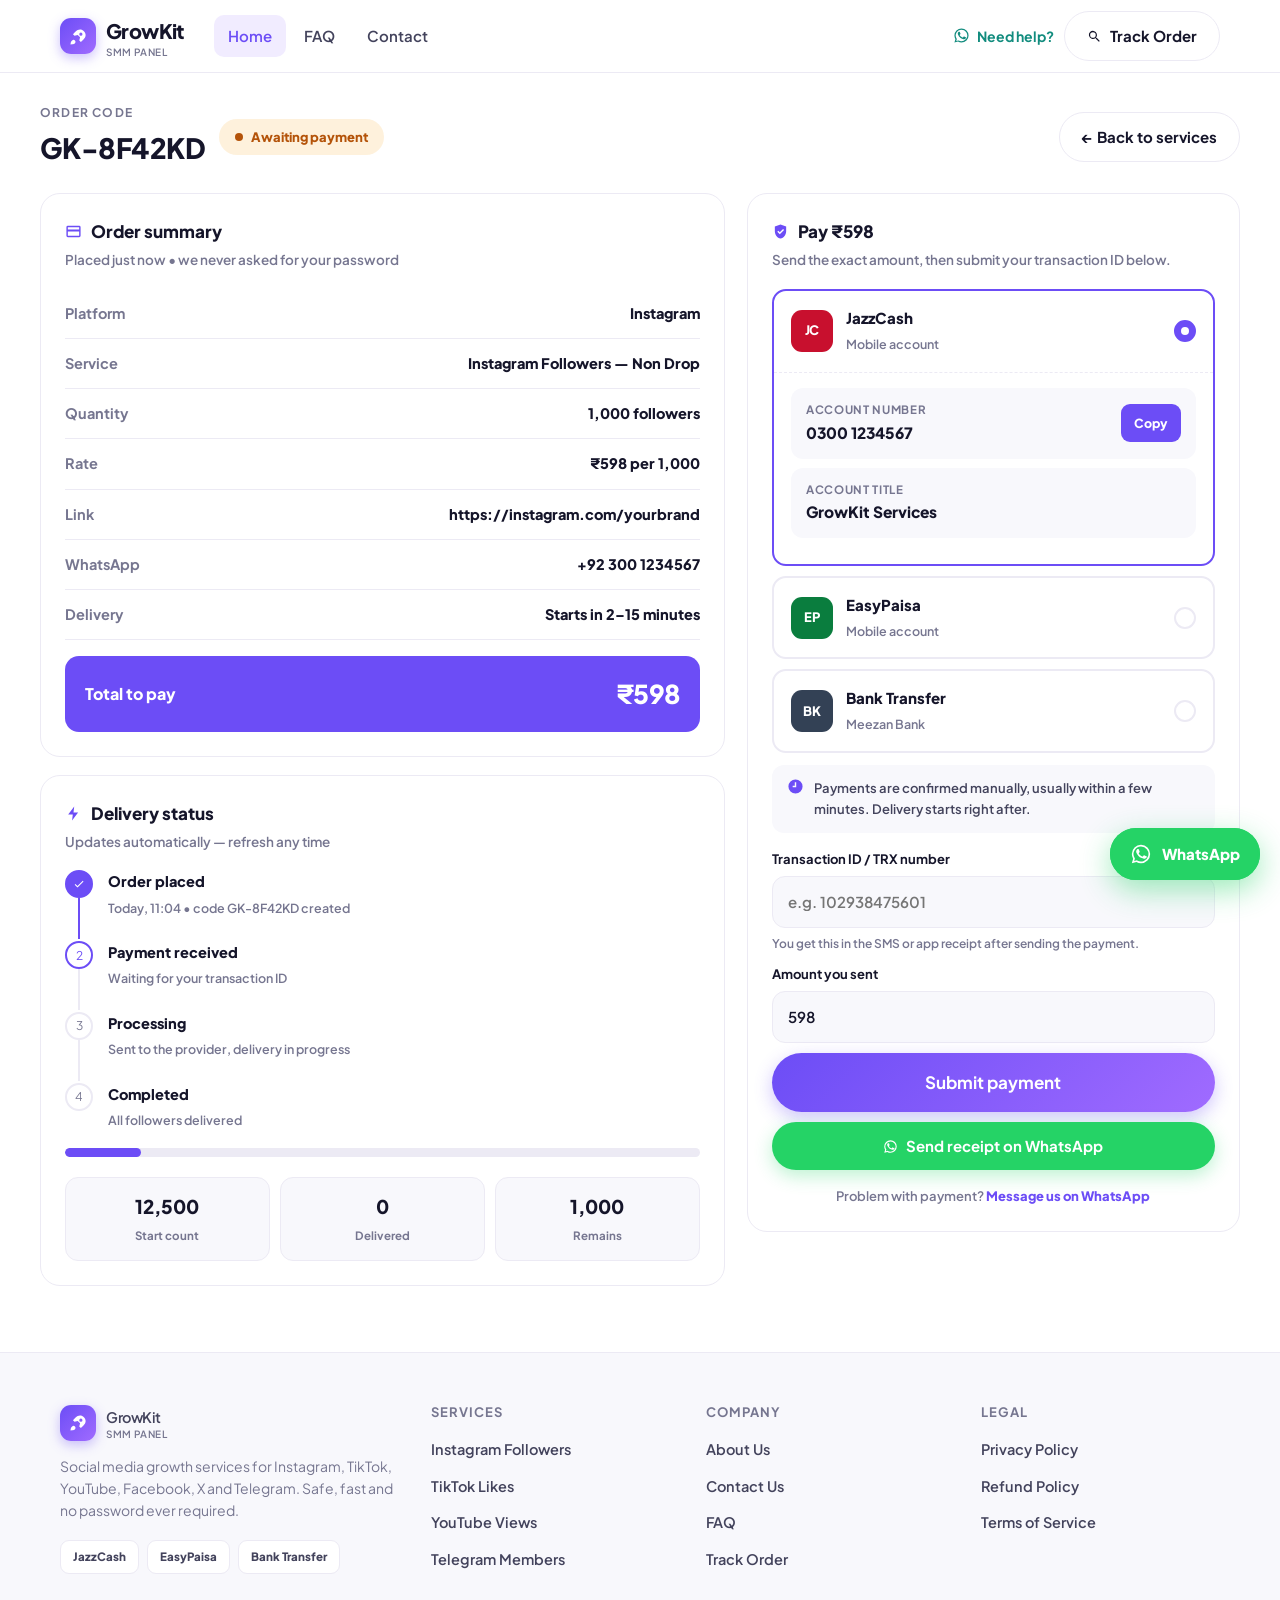
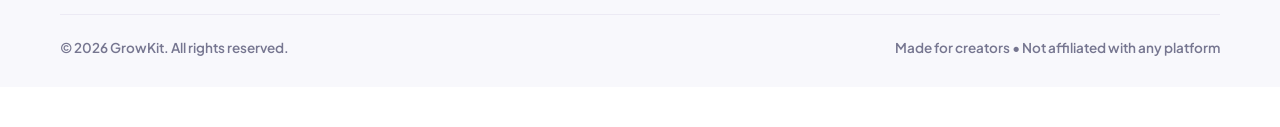
<file: mockups/order-a.html>
<!doctype html>
<html lang="en">
<head>
<meta charset="utf-8">
<meta name="viewport" content="width=device-width, initial-scale=1">
<title>Order &amp; Payment &mdash; Direction A (Clean Light)</title>
<link rel="preconnect" href="https://fonts.googleapis.com">
<link rel="preconnect" href="https://fonts.gstatic.com" crossorigin>
<link href="https://fonts.googleapis.com/css2?family=Plus+Jakarta+Sans:wght@400;500;600;700;800&display=swap" rel="stylesheet">
<style>

*,*::before,*::after{box-sizing:border-box}
:root{
  --brand:#6c4df6; --brand-2:#a06bff; --brand-soft:#f1ecff;
  --ink:#15152a; --ink-2:#43435c; --muted:#767690;
  --bg:#ffffff; --bg-soft:#f8f8fc; --line:#eceaf4;
  --ok:#16a34a; --warn:#f59e0b; --radius:20px;
  --shadow:0 2px 4px rgba(21,21,42,.04), 0 12px 32px rgba(21,21,42,.06);
  --shadow-lg:0 8px 24px rgba(108,77,246,.10), 0 24px 60px rgba(21,21,42,.10);
}
html{-webkit-text-size-adjust:100%}
body{margin:0;font-family:'Plus Jakarta Sans',system-ui,-apple-system,Segoe UI,sans-serif;
  color:var(--ink);background:var(--bg);line-height:1.6;overflow-x:hidden}
img,svg{max-width:100%}
a{color:inherit;text-decoration:none}
h1,h2,h3,h4{margin:0;line-height:1.2;letter-spacing:-.02em}
p{margin:0}
button,input,select{font:inherit;color:inherit}
.wrap{width:100%;max-width:1200px;margin:0 auto;padding:0 20px}
.icon{width:1em;height:1em;display:inline-block;vertical-align:-.125em;fill:currentColor;flex:none}

/* ---------- buttons ---------- */
.btn{display:inline-flex;align-items:center;justify-content:center;gap:8px;
  border:0;border-radius:999px;padding:12px 22px;font-weight:700;font-size:15px;
  cursor:pointer;transition:transform .15s ease, box-shadow .15s ease, background .15s ease;white-space:nowrap}
.btn:active{transform:translateY(1px)}
.btn-primary{background:linear-gradient(135deg,var(--brand),var(--brand-2));color:#fff;
  box-shadow:0 6px 18px rgba(108,77,246,.32)}
.btn-primary:hover{box-shadow:0 10px 26px rgba(108,77,246,.42)}
.btn-ghost{background:#fff;color:var(--ink);border:1.5px solid var(--line)}
.btn-ghost:hover{border-color:#d9d4ee;background:var(--bg-soft)}
.btn-wa{background:#25d366;color:#fff;box-shadow:0 6px 18px rgba(37,211,102,.3)}
.btn-lg{padding:16px 30px;font-size:17px}
.btn-block{width:100%}

/* ---------- header ---------- */
header{position:sticky;top:0;z-index:40;background:rgba(255,255,255,.88);
  backdrop-filter:blur(14px);border-bottom:1px solid var(--line)}
.nav{display:flex;align-items:center;gap:18px;height:72px}
.logo{display:flex;align-items:center;gap:10px;font-weight:800;font-size:20px;letter-spacing:-.03em}
.logo-mark{width:36px;height:36px;border-radius:11px;flex:none;
  background:linear-gradient(135deg,var(--brand),var(--brand-2));color:#fff;
  display:grid;place-items:center;font-size:19px;box-shadow:0 4px 12px rgba(108,77,246,.35)}
.logo small{display:block;font-size:10px;font-weight:600;color:var(--muted);letter-spacing:.06em;text-transform:uppercase;line-height:1}
.nav-links{display:flex;gap:4px;margin-left:12px}
.nav-links a{padding:9px 14px;border-radius:10px;font-weight:600;font-size:15px;color:var(--ink-2)}
.nav-links a:hover,.nav-links a.active{background:var(--brand-soft);color:var(--brand)}
.nav-right{margin-left:auto;display:flex;align-items:center;gap:10px}
.wa-link{display:inline-flex;align-items:center;gap:7px;font-weight:700;font-size:14px;color:#128c7e}
.wa-link:hover{text-decoration:underline}
.burger{display:none;background:none;border:1.5px solid var(--line);border-radius:10px;padding:9px 11px;cursor:pointer}

/* ---------- hero ---------- */
.hero{position:relative;padding:64px 0 56px;overflow:hidden}
.hero::before,.hero::after{content:"";position:absolute;border-radius:50%;filter:blur(70px);z-index:-1}
.hero::before{width:520px;height:520px;background:rgba(160,107,255,.18);top:-220px;right:-120px}
.hero::after{width:420px;height:420px;background:rgba(108,77,246,.12);bottom:-240px;left:-140px}
.hero-grid{display:grid;grid-template-columns:1.1fr .9fr;gap:52px;align-items:center}
.badge-trust{display:inline-flex;align-items:center;gap:9px;background:#fff;border:1px solid var(--line);
  border-radius:999px;padding:7px 16px 7px 8px;font-size:13.5px;font-weight:700;box-shadow:var(--shadow)}
.stars{display:inline-flex;gap:1px;color:#f5a623}
.avatars{display:flex;padding-right:9px}
.avatars span{width:24px;height:24px;border-radius:50%;border:2px solid #fff;margin-right:-9px;
  background:linear-gradient(135deg,var(--brand),var(--brand-2));display:grid;place-items:center;
  font-size:10px;color:#fff;font-weight:800}
h1{font-size:clamp(30px,4.6vw,52px);font-weight:800;margin:20px 0 16px}
h1 .grad{background:linear-gradient(120deg,var(--brand),var(--brand-2));-webkit-background-clip:text;background-clip:text;color:transparent}
.hero-sub{color:var(--ink-2);font-size:16px;max-width:52ch}
.hero-sub b{color:var(--ink)}
.stats{display:grid;grid-template-columns:repeat(4,1fr);gap:12px;margin:28px 0}
.stat{background:#fff;border:1px solid var(--line);border-radius:16px;padding:16px 12px;text-align:center;box-shadow:var(--shadow)}
.stat .si{width:38px;height:38px;border-radius:11px;margin:0 auto 9px;display:grid;place-items:center;
  background:var(--brand-soft);color:var(--brand);font-size:18px}
.stat b{display:block;font-size:14.5px;font-weight:800}
.stat small{color:var(--muted);font-size:11.5px;font-weight:600}
.hero-cta{display:flex;flex-wrap:wrap;gap:12px;align-items:center}
.hero-note{font-size:13px;color:var(--muted);display:flex;align-items:center;gap:6px;font-weight:600}

/* profile card */
.pcard{background:#fff;border:1px solid var(--line);border-radius:26px;padding:24px;box-shadow:var(--shadow-lg);position:relative}
.pcard-top{display:flex;align-items:center;gap:15px}
.pavatar{width:68px;height:68px;border-radius:50%;flex:none;padding:3px;
  background:conic-gradient(from 210deg,#f9ce34,#ee2a7b,#6228d7,#f9ce34)}
.pavatar i{display:grid;place-items:center;width:100%;height:100%;border-radius:50%;background:#fff;font-size:27px;font-style:normal}
.phandle{font-weight:800;font-size:17px;display:flex;align-items:center;gap:6px}
.verified{color:#3897f0;font-size:15px}
.pbio{color:var(--muted);font-size:13px;font-weight:600}
.pstats{display:grid;grid-template-columns:repeat(3,1fr);margin:20px 0;text-align:center;
  border-top:1px solid var(--line);border-bottom:1px solid var(--line);padding:15px 0}
.pstats b{display:block;font-size:19px;font-weight:800;transition:color .3s}
.pstats small{color:var(--muted);font-size:11.5px;font-weight:600}
.pstats .up b{color:var(--ok)}
.pbtns{display:flex;gap:9px}
.pbtns .btn{flex:1;padding:10px;font-size:14px}
.float-pill{position:absolute;top:-16px;right:18px;background:var(--ok);color:#fff;font-weight:800;font-size:12.5px;
  padding:8px 15px;border-radius:999px;box-shadow:0 8px 20px rgba(22,163,74,.35);animation:bob 3s ease-in-out infinite}
@keyframes bob{0%,100%{transform:translateY(0)}50%{transform:translateY(-7px)}}

/* ---------- platform switcher ---------- */
.psec{padding:8px 0 0}
.plat-scroll{overflow-x:auto;scrollbar-width:none;padding:6px 0 14px;-webkit-overflow-scrolling:touch}
.plat-scroll::-webkit-scrollbar{display:none}
.plats{display:flex;gap:10px;min-width:max-content;justify-content:center}
.plat{display:flex;align-items:center;gap:9px;background:#fff;border:1.5px solid var(--line);
  border-radius:14px;padding:11px 18px;font-weight:700;font-size:14.5px;cursor:pointer;
  transition:all .18s ease;color:var(--ink-2)}
.plat .icon{font-size:19px}
.plat:hover{border-color:#d9d4ee;transform:translateY(-2px)}
.plat.active{color:#fff;border-color:transparent;background:var(--pc,var(--brand));
  box-shadow:0 8px 20px -4px var(--pc,var(--brand))}

/* ---------- services ---------- */
.section{padding:56px 0}
.section-head{text-align:center;max-width:680px;margin:0 auto 32px}
.eyebrow{display:inline-block;background:var(--brand-soft);color:var(--brand);font-weight:800;
  font-size:12px;letter-spacing:.09em;text-transform:uppercase;padding:6px 14px;border-radius:999px;margin-bottom:14px}
h2{font-size:clamp(25px,3.4vw,36px);font-weight:800}
.section-head p{color:var(--ink-2);margin-top:12px}
.tabs{display:flex;gap:6px;justify-content:center;background:var(--bg-soft);border:1px solid var(--line);
  border-radius:999px;padding:6px;width:max-content;max-width:100%;margin:0 auto 34px;overflow-x:auto;scrollbar-width:none}
.tabs::-webkit-scrollbar{display:none}
.tab{border:0;background:none;border-radius:999px;padding:10px 24px;font-weight:700;font-size:14.5px;
  cursor:pointer;color:var(--ink-2);white-space:nowrap;transition:all .18s}
.tab.active{background:#fff;color:var(--brand);box-shadow:var(--shadow)}
.cards{display:grid;grid-template-columns:repeat(auto-fit,minmax(min(300px,100%),1fr));gap:22px}
.card{min-width:0;background:#fff;border:1.5px solid var(--line);border-radius:var(--radius);padding:24px;
  display:flex;flex-direction:column;position:relative;transition:transform .2s, box-shadow .2s, border-color .2s}
.card:hover{transform:translateY(-4px);box-shadow:var(--shadow-lg);border-color:#ddd6f8}
.card.featured{border-color:var(--brand);box-shadow:var(--shadow-lg)}
.cbadge{position:absolute;top:-12px;left:22px;background:linear-gradient(135deg,var(--brand),var(--brand-2));
  color:#fff;font-size:11.5px;font-weight:800;padding:6px 14px;border-radius:999px;letter-spacing:.03em;
  box-shadow:0 5px 14px rgba(108,77,246,.35)}
.card h3{font-size:19px;margin:8px 0 7px;display:flex;align-items:center;gap:8px;flex-wrap:wrap}
.cdesc{color:var(--muted);font-size:13.5px;font-weight:500;min-height:40px}
/* ---- quantity + amount (kept deliberately plain) ---- */
.qp{display:grid;grid-template-columns:1fr 1fr;gap:12px;margin:20px 0 0}
.qp-f>span{display:block;font-size:12.5px;font-weight:700;color:var(--ink-2);margin-bottom:8px}
.qp input,.qp .price{width:100%;height:56px;border:1.5px solid var(--line);border-radius:13px;padding:0 16px;
  font-size:21px;font-weight:800;letter-spacing:-.02em;outline:none;background:var(--bg-soft);
  display:flex;align-items:center;font-family:inherit}
.qp input{-moz-appearance:textfield}
.qp input::-webkit-outer-spin-button,.qp input::-webkit-inner-spin-button{-webkit-appearance:none;margin:0}
.qp input:focus{border-color:var(--brand);background:#fff}
.qp .price{background:var(--brand-soft);border-color:transparent;color:var(--brand)}
.qp-note{font-size:12.5px;color:var(--muted);font-weight:600;margin-top:10px}
.qp-err{color:#dc2626;font-size:12.5px;font-weight:700;margin-top:7px;display:none}
.qp-err.show{display:block}
.qp-del{display:flex;align-items:center;gap:6px;font-size:13px;font-weight:700;color:var(--ok);margin-top:14px}
.feats{list-style:none;padding:0;margin:18px 0;display:grid;gap:9px}
.feats li{display:flex;align-items:center;gap:9px;font-size:13.5px;font-weight:600;color:var(--ink-2)}
.tick{width:19px;height:19px;border-radius:50%;background:#e8f8ee;color:var(--ok);display:grid;place-items:center;font-size:11px;flex:none}
.card .btn{margin-top:auto}
.empty{text-align:center;padding:50px 20px;color:var(--muted);font-weight:600;grid-column:1/-1}

/* ---------- how it works ---------- */
.steps{display:grid;grid-template-columns:repeat(3,1fr);gap:22px;counter-reset:s}
.step{background:#fff;border:1.5px solid var(--line);border-radius:var(--radius);padding:28px 24px;position:relative;box-shadow:var(--shadow)}
.step-n{width:46px;height:46px;border-radius:14px;background:linear-gradient(135deg,var(--brand),var(--brand-2));
  color:#fff;display:grid;place-items:center;font-weight:800;font-size:20px;margin-bottom:16px;
  box-shadow:0 6px 16px rgba(108,77,246,.3)}
.step h3{font-size:18px;margin-bottom:8px}
.step p{color:var(--muted);font-size:14px;font-weight:500}

/* ---------- faq ---------- */
.faq{max-width:780px;margin:0 auto;display:grid;gap:12px}
.fitem{background:#fff;border:1.5px solid var(--line);border-radius:15px;overflow:hidden;transition:border-color .2s}
.fitem.open{border-color:var(--brand)}
.fq{width:100%;text-align:left;background:none;border:0;padding:18px 22px;font-weight:700;font-size:15.5px;
  cursor:pointer;display:flex;justify-content:space-between;align-items:center;gap:14px}
.fq i{font-style:normal;font-size:20px;color:var(--brand);transition:transform .25s;flex:none}
.fitem.open .fq i{transform:rotate(45deg)}
.fa{max-height:0;overflow:hidden;transition:max-height .3s ease}
.fa p{padding:0 22px 20px;color:var(--ink-2);font-size:14.5px}

/* ---------- cta band ---------- */
.band{background:linear-gradient(135deg,var(--brand),var(--brand-2));border-radius:28px;padding:48px 36px;
  text-align:center;color:#fff;box-shadow:var(--shadow-lg)}
.band h2{margin-bottom:12px}
.band p{opacity:.9;max-width:50ch;margin:0 auto 26px}
.band .btn-ghost{background:#fff;color:var(--brand);border-color:#fff}

/* ---------- footer ---------- */
footer{background:var(--bg-soft);border-top:1px solid var(--line);padding:52px 0 28px;margin-top:56px}
.fgrid{display:grid;grid-template-columns:1.4fr repeat(3,1fr);gap:36px}
.fgrid h4{font-size:13px;text-transform:uppercase;letter-spacing:.08em;color:var(--muted);margin-bottom:16px}
.fgrid ul{list-style:none;padding:0;margin:0;display:grid;gap:11px}
.fgrid a{font-size:14.5px;font-weight:600;color:var(--ink-2)}
.fgrid a:hover{color:var(--brand)}
.fabout p{color:var(--muted);font-size:14px;margin-top:14px;max-width:34ch}
.pays{display:flex;gap:8px;margin-top:18px;flex-wrap:wrap}
.pay{background:#fff;border:1px solid var(--line);border-radius:9px;padding:7px 12px;font-size:11.5px;font-weight:800;color:var(--ink-2)}
.fbottom{border-top:1px solid var(--line);margin-top:40px;padding-top:22px;display:flex;
  justify-content:space-between;gap:16px;flex-wrap:wrap;color:var(--muted);font-size:13.5px;font-weight:600}

/* ---------- modal ---------- */
.overlay{position:fixed;inset:0;background:rgba(21,21,42,.55);backdrop-filter:blur(5px);z-index:90;
  display:none;align-items:center;justify-content:center;padding:20px;overflow-y:auto}
.overlay.show{display:flex}
.modal{background:#fff;border-radius:24px;width:100%;max-width:460px;box-shadow:0 30px 70px rgba(0,0,0,.3);
  animation:pop .25s cubic-bezier(.2,.9,.3,1.2);max-height:calc(100vh - 40px);overflow-y:auto}
@keyframes pop{from{opacity:0;transform:translateY(16px) scale(.97)}to{opacity:1;transform:none}}
.mhead{display:flex;align-items:flex-start;gap:14px;padding:24px 24px 0}
.mhead h3{font-size:20px}
.mhead p{color:var(--muted);font-size:13.5px;font-weight:600;margin-top:4px}
.mclose{margin-left:auto;background:var(--bg-soft);border:0;width:34px;height:34px;border-radius:50%;
  font-size:19px;cursor:pointer;color:var(--ink-2);flex:none;line-height:1}
.mclose:hover{background:#eceaf4}
.mbody{padding:22px 24px 24px}
.summary{display:flex;align-items:center;gap:13px;background:linear-gradient(135deg,var(--brand-soft),#faf8ff);
  border-radius:15px;padding:15px;margin-bottom:20px}
.summary .si{width:44px;height:44px;border-radius:12px;background:#fff;display:grid;place-items:center;font-size:21px;flex:none;color:var(--brand)}
.summary b{display:block;font-size:15px}
.summary small{color:var(--muted);font-size:12.5px;font-weight:700}
.summary .amt{margin-left:auto;font-size:21px;font-weight:800;color:var(--brand);white-space:nowrap}
.field{margin-bottom:16px}
.field label{display:block;font-size:13px;font-weight:700;margin-bottom:7px}
.field input{width:100%;border:1.5px solid var(--line);border-radius:13px;padding:13px 15px;font-size:15px;
  font-weight:600;outline:none;transition:border-color .15s;background:var(--bg-soft)}
.field input:focus{border-color:var(--brand);background:#fff}
.field small{display:block;color:var(--muted);font-size:12px;font-weight:600;margin-top:6px}
.safe-note{display:flex;gap:10px;background:#e8f8ee;border-radius:13px;padding:13px 15px;
  font-size:13px;font-weight:700;color:#146c3a;margin-bottom:18px}

/* ---------- floating wa ---------- */
.fab{position:fixed;right:20px;bottom:20px;z-index:60;display:flex;align-items:center;gap:10px;
  background:#25d366;color:#fff;border:0;border-radius:999px;padding:14px 20px;font-weight:800;font-size:15px;
  cursor:pointer;box-shadow:0 10px 30px rgba(37,211,102,.45)}
.fab:hover{transform:translateY(-2px)}
.fab .icon{font-size:22px}
.fab::after{content:"";position:absolute;inset:0;border-radius:999px;border:2px solid #25d366;
  animation:ring 2s ease-out infinite}
@keyframes ring{0%{transform:scale(1);opacity:.7}100%{transform:scale(1.35);opacity:0}}

/* ---------- responsive ---------- */
@media (max-width:1000px){
  .hero-grid{grid-template-columns:1fr;gap:38px}
  .pcard{max-width:420px}
  .steps{grid-template-columns:1fr}
  .fgrid{grid-template-columns:1fr 1fr;gap:28px}
}
@media (max-width:760px){
  .nav-links,.nav-right .wa-link,.nav-right .btn-ghost{display:none}
  .burger{display:block;margin-left:auto}
  .nav{height:64px}
  .hero{padding:36px 0 40px}
  .stats{grid-template-columns:1fr 1fr}
  .plats{justify-content:flex-start}
  .section{padding:40px 0}
  .cards{grid-template-columns:minmax(0,1fr)}
  .band{padding:34px 22px;border-radius:22px}
  .fgrid{grid-template-columns:1fr}
  .fab{padding:14px;border-radius:50%}
  .fab span{display:none}
  .hero-cta .btn{width:100%}
}
/* mobile drawer */
.drawer{display:none;border-top:1px solid var(--line);background:#fff;padding:12px 20px 18px}
.drawer.show{display:block}
.drawer a{display:block;padding:12px 0;font-weight:700;border-bottom:1px solid var(--line)}
.drawer .btn{margin-top:14px}

/* ---- order page token aliases ---- */
:root{
  --page:var(--bg-soft); --surface:#fff;          --acc:var(--brand); --acc-on:#fff;
}
/* ============ order page additions (uses the direction's own tokens) ============ */
body{padding-bottom:40px}
.opage{padding:30px 0 10px}
.obar{display:flex;align-items:center;gap:14px;flex-wrap:wrap;margin-bottom:22px}
.ocode{font-size:clamp(21px,3vw,28px);font-weight:800;letter-spacing:-.02em}
.ocode small{display:block;font-size:12px;font-weight:700;color:var(--muted);letter-spacing:.12em;
  text-transform:uppercase;margin-bottom:4px;letter-spacing:.1em}
.sbadge{display:inline-flex;align-items:center;gap:8px;border-radius:999px;padding:8px 16px;font-size:13px;font-weight:800}
.sbadge .d{width:8px;height:8px;border-radius:50%;background:currentColor}
.sb-pending{background:rgba(245,158,11,.14);color:#b45309}
.sb-paid{background:rgba(37,99,235,.14);color:#1d4ed8}
.sb-processing{background:rgba(168,116,58,.16);color:#8a5d2a}
.sb-completed{background:rgba(22,163,74,.15);color:#15803d}
.ogrid{display:grid;grid-template-columns:1.25fr .9fr;gap:22px;align-items:start}
.panel{background:var(--surface);border:1px solid var(--line);border-radius:var(--radius);padding:24px}
.panel + .panel{margin-top:18px}
.ptitle{font-size:17px;font-weight:800;margin-bottom:4px;display:flex;align-items:center;gap:9px}
.ptitle .icon{color:var(--acc)}
.psubtitle{color:var(--muted);font-size:13.5px;font-weight:600;margin-bottom:18px}

/* summary rows */
.orow{display:flex;justify-content:space-between;gap:16px;padding:13px 0;border-bottom:1px solid var(--line);
  font-size:14.5px;font-weight:600}
.orow:last-of-type{border-bottom:0}
.orow span{color:var(--muted);font-weight:700}
.orow b{text-align:right;word-break:break-all;font-weight:800}
.ototal{display:flex;justify-content:space-between;align-items:center;gap:14px;background:var(--acc);
  color:var(--acc-on);border-radius:14px;padding:17px 20px;margin-top:16px;font-weight:800}
.ototal .big{font-size:26px;letter-spacing:-.02em}

/* timeline */
.tl{list-style:none;padding:0;margin:4px 0 0}
.tl li{display:flex;gap:15px;padding-bottom:22px;position:relative}
.tl li:last-child{padding-bottom:0}
.tl li::before{content:"";position:absolute;left:13px;top:28px;bottom:2px;width:2px;background:var(--line)}
.tl li:last-child::before{display:none}
.tl li.done::before{background:var(--acc)}
.tl .dot{width:28px;height:28px;border-radius:50%;border:2px solid var(--line);flex:none;display:grid;
  place-items:center;font-size:12px;color:var(--muted);background:var(--surface);z-index:1}
.tl li.done .dot{background:var(--acc);border-color:var(--acc);color:var(--acc-on)}
.tl li.now .dot{border-color:var(--acc);color:var(--acc)}
.tl b{display:block;font-size:14.5px;font-weight:800}
.tl small{color:var(--muted);font-size:12.5px;font-weight:600}
.counts{display:grid;grid-template-columns:repeat(3,1fr);gap:10px;margin-top:20px}
.count{background:var(--page);border:1px solid var(--line);border-radius:13px;padding:13px;text-align:center}
.count b{display:block;font-size:19px;font-weight:800}
.count small{color:var(--muted);font-size:11.5px;font-weight:700}
.progress{height:9px;border-radius:999px;background:var(--line);overflow:hidden;margin-top:16px}
.progress i{display:block;height:100%;border-radius:999px;background:var(--acc);width:64%;transition:width .4s}

/* payment methods */
.pm{display:grid;gap:10px}
.pmethod{border:2px solid var(--line);border-radius:14px;overflow:hidden;transition:border-color .2s}
.pmethod.on{border-color:var(--acc)}
.pmhead{width:100%;display:flex;align-items:center;gap:13px;background:none;border:0;padding:15px 17px;
  cursor:pointer;text-align:left;font:inherit;color:inherit}
.pmlogo{width:42px;height:42px;border-radius:11px;flex:none;display:grid;place-items:center;font-size:13px;
  font-weight:900;color:#fff;letter-spacing:-.02em}
.pm-jz{background:#c8102e}.pm-ep{background:#0a7d3e}.pm-bank{background:#334155}
.pmhead b{display:block;font-size:15px;font-weight:800}
.pmhead small{color:var(--muted);font-size:12.5px;font-weight:600}
.pmradio{margin-left:auto;width:22px;height:22px;border-radius:50%;border:2px solid var(--line);flex:none;
  display:grid;place-items:center}
.pmethod.on .pmradio{border-color:var(--acc);background:var(--acc)}
.pmethod.on .pmradio::after{content:"";width:8px;height:8px;border-radius:50%;background:var(--acc-on)}
.pmbody{display:none;padding:0 17px 17px;border-top:1px dashed var(--line);margin-top:2px;padding-top:15px}
.pmethod.on .pmbody{display:block}
.acct{display:flex;align-items:center;gap:12px;background:var(--page);border-radius:12px;padding:13px 15px;margin-bottom:9px}
.acct div{flex:1;min-width:0}
.acct small{display:block;color:var(--muted);font-size:11.5px;font-weight:700;letter-spacing:.06em;text-transform:uppercase}
.acct b{font-size:15.5px;font-weight:800;word-break:break-all}
.copy{background:var(--acc);color:var(--acc-on);border:0;border-radius:9px;padding:9px 13px;font-size:12.5px;
  font-weight:800;cursor:pointer;flex:none}
.copy:active{transform:scale(.96)}
.note{display:flex;gap:10px;background:var(--page);border-radius:12px;padding:13px 15px;font-size:13px;
  font-weight:600;color:var(--ink-2);margin-top:12px}
.note .icon{color:var(--acc);font-size:17px;flex:none}
.err{color:#dc2626;font-size:13px;font-weight:800;margin-top:9px;display:none}
.err.show{display:block}
.okmsg{display:none;gap:11px;background:rgba(22,163,74,.12);color:#15803d;border-radius:13px;padding:15px 17px;
  font-size:13.5px;font-weight:800;margin-top:14px}
.okmsg.show{display:flex}
.okmsg .icon{font-size:18px;flex:none}
.stack{display:grid;gap:10px;margin-top:16px}
.help{text-align:center;font-size:13px;font-weight:600;color:var(--muted);margin-top:16px}
.help a{color:var(--acc);font-weight:800}

@media (max-width:900px){ .ogrid{grid-template-columns:1fr} }
@media (max-width:760px){
  .opage{padding:20px 0 6px}
  .panel{padding:20px 17px}
  .counts{grid-template-columns:1fr;gap:8px}
  .count{display:flex;align-items:baseline;gap:9px;text-align:left}
  .ototal{flex-direction:column;align-items:flex-start;gap:4px}
}

</style>
</head>
<body>

<svg style="display:none" aria-hidden="true">
  <symbol id="i-instagram" viewBox="0 0 24 24"><path d="M12 2.2c-2.7 0-3 0-4.1.06-1 .05-1.7.21-2.3.45a4.6 4.6 0 0 0-1.7 1.1 4.6 4.6 0 0 0-1.1 1.7c-.24.6-.4 1.3-.45 2.3C2.2 9 2.2 9.3 2.2 12s0 3 .06 4.1c.05 1 .21 1.7.45 2.3a4.6 4.6 0 0 0 1.1 1.7 4.6 4.6 0 0 0 1.7 1.1c.6.24 1.3.4 2.3.45 1.1.06 1.4.06 4.1.06s3 0 4.1-.06c1-.05 1.7-.21 2.3-.45a4.9 4.9 0 0 0 2.8-2.8c.24-.6.4-1.3.45-2.3.06-1.1.06-1.4.06-4.1s0-3-.06-4.1c-.05-1-.21-1.7-.45-2.3a4.6 4.6 0 0 0-1.1-1.7 4.6 4.6 0 0 0-1.7-1.1c-.6-.24-1.3-.4-2.3-.45C15 2.2 14.7 2.2 12 2.2Zm0 1.8c2.67 0 2.98.01 4.03.06.78.04 1.2.16 1.49.27.37.15.64.32.92.6.28.28.45.55.6.92.11.28.23.7.27 1.49.05 1.05.06 1.36.06 4.03s-.01 2.98-.06 4.03c-.04.78-.16 1.2-.27 1.49a3.1 3.1 0 0 1-1.52 1.52c-.28.11-.71.23-1.49.27-1.05.05-1.36.06-4.03.06s-2.98-.01-4.03-.06c-.78-.04-1.2-.16-1.49-.27a3.1 3.1 0 0 1-1.52-1.52c-.11-.28-.23-.71-.27-1.49C4.01 14.98 4 14.67 4 12s.01-2.98.06-4.03c.04-.78.16-1.2.27-1.49.15-.37.32-.64.6-.92.28-.28.55-.45.92-.6.28-.11.71-.23 1.49-.27C8.39 4.65 8.7 4.64 12 4.64Zm0 2.4a4.96 4.96 0 1 0 0 9.92 4.96 4.96 0 0 0 0-9.92Zm0 1.8a3.16 3.16 0 1 1 0 6.32 3.16 3.16 0 0 1 0-6.32Zm6.3-2.14a1.16 1.16 0 1 1-2.32 0 1.16 1.16 0 0 1 2.32 0Z"/></symbol>
  <symbol id="i-tiktok" viewBox="0 0 24 24"><path d="M16.5 2h-3v12.4a2.6 2.6 0 1 1-2.6-2.6c.27 0 .53.04.78.12V8.78A6.1 6.1 0 0 0 10.9 8.7a5.7 5.7 0 1 0 5.7 5.7V8.9a6.4 6.4 0 0 0 4 1.38V7.2a3.6 3.6 0 0 1-3.6-3.6V2Z"/></symbol>
  <symbol id="i-youtube" viewBox="0 0 24 24"><path d="M21.6 7.2a2.8 2.8 0 0 0-1.97-1.98C17.9 4.75 12 4.75 12 4.75s-5.9 0-7.63.47A2.8 2.8 0 0 0 2.4 7.2C1.93 8.93 1.93 12 1.93 12s0 3.07.47 4.8a2.8 2.8 0 0 0 1.97 1.98c1.73.47 7.63.47 7.63.47s5.9 0 7.63-.47a2.8 2.8 0 0 0 1.97-1.98c.47-1.73.47-4.8.47-4.8s0-3.07-.47-4.8ZM10.1 15.3V8.7L15.8 12l-5.7 3.3Z"/></symbol>
  <symbol id="i-facebook" viewBox="0 0 24 24"><path d="M22 12.06C22 6.5 17.52 2 12 2S2 6.5 2 12.06C2 17.08 5.66 21.25 10.44 22v-7.03H7.9v-2.91h2.54V9.85c0-2.51 1.49-3.9 3.77-3.9 1.09 0 2.23.2 2.23.2v2.46h-1.26c-1.24 0-1.63.78-1.63 1.57v1.88h2.77l-.44 2.91h-2.33V22C18.34 21.25 22 17.08 22 12.06Z"/></symbol>
  <symbol id="i-x" viewBox="0 0 24 24"><path d="M17.53 3h3.3l-7.2 8.23L22 21h-6.47l-4.3-5.62L6.3 21H3l7.7-8.8L2.4 3h6.6l4.03 5.33L17.53 3Zm-1.16 16.03h1.82L7.3 4.88H5.35l11.02 14.15Z"/></symbol>
  <symbol id="i-telegram" viewBox="0 0 24 24"><path d="M21.6 4.2 18.5 19c-.23 1.03-.85 1.28-1.72.8l-4.75-3.5-2.3 2.2c-.25.26-.47.47-.95.47l.34-4.83 8.8-7.95c.38-.34-.08-.53-.59-.19L6.5 12.84l-4.68-1.46c-1.02-.32-1.04-1.02.21-1.5l17.9-6.9c.85-.31 1.6.2 1.33 1.22Z"/></symbol>
  <symbol id="i-shield" viewBox="0 0 24 24"><path d="M12 2 4 5v6.5c0 5 3.4 9.3 8 10.5 4.6-1.2 8-5.5 8-10.5V5l-8-3Zm-1 14-3.5-3.5 1.4-1.4L11 13.2l4.6-4.6 1.4 1.4L11 16Z"/></symbol>
  <symbol id="i-bolt" viewBox="0 0 24 24"><path d="M13 2 4.5 13.5H11L10 22l8.5-11.5H12L13 2Z"/></symbol>
  <symbol id="i-users" viewBox="0 0 24 24"><path d="M9 11a4 4 0 1 0 0-8 4 4 0 0 0 0 8Zm7 0a3 3 0 1 0 0-6 3 3 0 0 0 0 6Zm0 2c-1.2 0-2.3.3-3.2.8 1.4 1 2.2 2.4 2.2 4.2V21h7v-2c0-3.3-2.7-6-6-6ZM9 13c-3.9 0-7 2.7-7 6v2h14v-2c0-3.3-3.1-6-7-6Z"/></symbol>
  <symbol id="i-chat" viewBox="0 0 24 24"><path d="M12 2a10 10 0 0 0-8.6 15.1L2 22l4.9-1.4A10 10 0 1 0 12 2Zm0 4a1 1 0 0 1 1 1v4.6l3 1.8-.9 1.5-3.6-2.2V7a1 1 0 0 1 .5-1Z"/></symbol>
  <symbol id="i-whatsapp" viewBox="0 0 24 24"><path d="M17.5 14.4c-.3-.15-1.7-.84-1.96-.94-.26-.1-.45-.14-.64.14-.19.29-.75.95-.92 1.14-.17.19-.34.21-.62.07a7.6 7.6 0 0 1-2.25-1.39 8.5 8.5 0 0 1-1.56-1.94c-.16-.28-.02-.44.12-.6.14-.16.34-.4.5-.6.17-.2.22-.33.33-.55.1-.22.05-.4-.03-.57-.08-.17-.63-1.52-.86-2.07-.22-.54-.45-.47-.62-.47h-.53c-.19 0-.5.07-.75.35-.26.28-.98.95-.98 2.33s1 2.7 1.14 2.9c.14.18 1.96 3.13 4.84 4.26 2.87 1.14 2.87.76 3.39.71.52-.05 1.7-.69 1.94-1.36.24-.67.24-1.24.17-1.36-.07-.12-.26-.19-.54-.33ZM12 22a9.9 9.9 0 0 1-5.03-1.37L2 22l1.4-4.86A9.9 9.9 0 0 1 2 12 10 10 0 1 1 12 22Zm0-18.2A8.2 8.2 0 0 0 5.2 16.5l.2.32-.83 2.9 2.98-.8.3.18A8.2 8.2 0 1 0 12 3.8Z"/></symbol>
  <symbol id="i-star" viewBox="0 0 24 24"><path d="m12 17.3-6.2 3.7 1.7-7-5.4-4.7 7.1-.6L12 2l2.8 6.7 7.1.6-5.4 4.7 1.7 7L12 17.3Z"/></symbol>
  <symbol id="i-clock" viewBox="0 0 24 24"><path d="M12 2a10 10 0 1 0 0 20 10 10 0 0 0 0-20Zm1 11h-5v-2h3V6h2v7Z"/></symbol>
  <symbol id="i-search" viewBox="0 0 24 24"><path d="M15.5 14h-.8l-.3-.3a6.5 6.5 0 1 0-.7.7l.3.3v.8l5 5 1.5-1.5-5-5Zm-6 0a4.5 4.5 0 1 1 0-9 4.5 4.5 0 0 1 0 9Z"/></symbol>
  <symbol id="i-check" viewBox="0 0 24 24"><path d="M9 16.2 4.8 12l-1.4 1.4L9 19 21 7l-1.4-1.4L9 16.2Z"/></symbol>
  <symbol id="i-rocket" viewBox="0 0 24 24"><path d="M14 3c3.5 0 7 3.5 7 7 0 2-1 4-3 6l-3 3-2-2 1-4-3-3-4 1-2-2 3-3c2-2 4-3 6-3Zm1 4a2 2 0 1 0 0 4 2 2 0 0 0 0-4ZM4 17c1-1 2.5-1 3.5 0s1 2.5 0 3.5C6 22 2 22 2 22s0-4 2-5Z"/></symbol>
  <symbol id="i-card" viewBox="0 0 24 24"><path d="M20 4H4a2 2 0 0 0-2 2v12a2 2 0 0 0 2 2h16a2 2 0 0 0 2-2V6a2 2 0 0 0-2-2Zm0 14H4v-6h16v6Zm0-9H4V6h16v3Z"/></symbol>
  <symbol id="i-menu" viewBox="0 0 24 24"><path d="M3 6h18v2H3V6Zm0 5h18v2H3v-2Zm0 5h18v2H3v-2Z"/></symbol>
</svg>

<header>
  <div class="wrap nav">
    <a href="front-a.html" class="logo">
      <span class="logo-mark"><svg class="icon"><use href="#i-rocket"></use></svg></span>
      <span>GrowKit<small>SMM Panel</small></span>
    </a>
    <nav class="nav-links">
      <a href="#" class="active">Home</a>
      <a href="front-a.html#faq">FAQ</a>
      <a href="front-a.html#contact">Contact</a>
    </nav>
    <div class="nav-right">
      <a href="#" class="wa-link" onclick="return false"><svg class="icon" style="font-size:17px"><use href="#i-whatsapp"></use></svg> Need help?</a>
      <button class="btn btn-ghost" onclick="openTrack()"><svg class="icon"><use href="#i-search"></use></svg> Track Order</button>
      <button class="burger" onclick="document.getElementById('drawer').classList.toggle('show')"><svg class="icon" style="font-size:18px"><use href="#i-menu"></use></svg></button>
    </div>
  </div>
  <div class="drawer" id="drawer">
    <div class="wrap" style="padding:0">
      <a href="#">Home</a><a href="front-a.html#faq">FAQ</a><a href="front-a.html#contact">Contact</a>
      <a href="#" onclick="return false">WhatsApp help</a>
      <button class="btn btn-primary btn-block" onclick="openTrack()">Track Order</button>
    </div>
  </div>
</header>
<main class="wrap opage">
  <div class="obar">
    <div class="ocode"><small>Order code</small>GK-8F42KD</div>
    <span class="sbadge sb-pending" id="statusBadge"><span class="d"></span> Awaiting payment</span>
    <a href="front-a.html" class="btn btn-ghost" style="margin-left:auto">&larr; Back to services</a>
  </div>

  <div class="ogrid">
    <!-- ============ LEFT ============ -->
    <div>
      <div class="panel">
        <div class="ptitle"><svg class="icon"><use href="#i-card"></use></svg> Order summary</div>
        <div class="psubtitle">Placed just now &bull; we never asked for your password</div>
        <div class="orow"><span>Platform</span><b>Instagram</b></div>
        <div class="orow"><span>Service</span><b>Instagram Followers &mdash; Non Drop</b></div>
        <div class="orow"><span>Quantity</span><b>1,000 followers</b></div>
        <div class="orow"><span>Rate</span><b>&#8377;598 per 1,000</b></div>
        <div class="orow"><span>Link</span><b>https://instagram.com/yourbrand</b></div>
        <div class="orow"><span>WhatsApp</span><b>+92 300 1234567</b></div>
        <div class="orow"><span>Delivery</span><b>Starts in 2&ndash;15 minutes</b></div>
        <div class="ototal"><span>Total to pay</span><span class="big">&#8377;598</span></div>
      </div>

      <div class="panel">
        <div class="ptitle"><svg class="icon"><use href="#i-bolt"></use></svg> Delivery status</div>
        <div class="psubtitle">Updates automatically &mdash; refresh any time</div>
        <ul class="tl" id="timeline">
          <li class="done"><span class="dot"><svg class="icon"><use href="#i-check"></use></svg></span>
            <div><b>Order placed</b><small>Today, 11:04 &bull; code GK-8F42KD created</small></div></li>
          <li class="now" id="tlPaid"><span class="dot">2</span>
            <div><b>Payment received</b><small id="tlPaidSub">Waiting for your transaction ID</small></div></li>
          <li id="tlProc"><span class="dot">3</span>
            <div><b>Processing</b><small>Sent to the provider, delivery in progress</small></div></li>
          <li id="tlDone"><span class="dot">4</span>
            <div><b>Completed</b><small>All followers delivered</small></div></li>
        </ul>
        <div class="progress"><i id="progBar" style="width:12%"></i></div>
        <div class="counts">
          <div class="count"><b id="cStart">12,500</b><small>Start count</small></div>
          <div class="count"><b id="cDone">0</b><small>Delivered</small></div>
          <div class="count"><b id="cLeft">1,000</b><small>Remains</small></div>
        </div>
      </div>
    </div>

    <!-- ============ RIGHT ============ -->
    <div>
      <div class="panel">
        <div class="ptitle"><svg class="icon"><use href="#i-shield"></use></svg> Pay &#8377;598</div>
        <div class="psubtitle">Send the exact amount, then submit your transaction ID below.</div>

        <div class="pm" id="pmList">
          <div class="pmethod on" data-pm="JazzCash">
            <button class="pmhead" onclick="pickPm(this)">
              <span class="pmlogo pm-jz">JC</span>
              <span><b>JazzCash</b><small>Mobile account</small></span>
              <span class="pmradio"></span>
            </button>
            <div class="pmbody">
              <div class="acct"><div><small>Account number</small><b>0300 1234567</b></div>
                <button class="copy" onclick="copyIt(this,'03001234567')">Copy</button></div>
              <div class="acct"><div><small>Account title</small><b>GrowKit Services</b></div></div>
            </div>
          </div>

          <div class="pmethod" data-pm="EasyPaisa">
            <button class="pmhead" onclick="pickPm(this)">
              <span class="pmlogo pm-ep">EP</span>
              <span><b>EasyPaisa</b><small>Mobile account</small></span>
              <span class="pmradio"></span>
            </button>
            <div class="pmbody">
              <div class="acct"><div><small>Account number</small><b>0345 7654321</b></div>
                <button class="copy" onclick="copyIt(this,'03457654321')">Copy</button></div>
              <div class="acct"><div><small>Account title</small><b>GrowKit Services</b></div></div>
            </div>
          </div>

          <div class="pmethod" data-pm="Bank Transfer">
            <button class="pmhead" onclick="pickPm(this)">
              <span class="pmlogo pm-bank">BK</span>
              <span><b>Bank Transfer</b><small>Meezan Bank</small></span>
              <span class="pmradio"></span>
            </button>
            <div class="pmbody">
              <div class="acct"><div><small>IBAN</small><b>PK36 MEZN 0001 2345 6789 0123</b></div>
                <button class="copy" onclick="copyIt(this,'PK36MEZN0001234567890123')">Copy</button></div>
              <div class="acct"><div><small>Account title</small><b>GrowKit Services</b></div></div>
              <div class="acct"><div><small>Branch</small><b>Gulberg III, Lahore</b></div></div>
            </div>
          </div>
        </div>

        <div class="note"><svg class="icon"><use href="#i-clock"></use></svg>
          <span>Payments are confirmed manually, usually within a few minutes. Delivery starts right after.</span></div>

        <div class="stack">
          <div class="field" style="margin-bottom:0">
            <label>Transaction ID / TRX number</label>
            <input id="trxId" placeholder="e.g. 102938475601">
            <small>You get this in the SMS or app receipt after sending the payment.</small>
          </div>
          <div class="field" style="margin-bottom:0">
            <label>Amount you sent</label>
            <input id="trxAmt" value="598" inputmode="decimal">
          </div>
          <div class="err" id="payErr"></div>
          <button class="btn btn-primary btn-block btn-lg" onclick="submitPay()">Submit payment</button>
          <button class="btn btn-wa btn-block" onclick="sendWa()">
            <svg class="icon"><use href="#i-whatsapp"></use></svg> Send receipt on WhatsApp</button>
        </div>

        <div class="okmsg" id="payOk"><svg class="icon"><use href="#i-check"></use></svg>
          <span>Payment submitted. We are confirming it now &mdash; watch the status on the left.</span></div>

        <p class="help">Problem with payment? <a href="#" onclick="return false">Message us on WhatsApp</a></p>
      </div>
    </div>
  </div>
</main>

<button class="fab" onclick="alert('Demo: opens WhatsApp chat')" title="WhatsApp"><svg class="icon"><use href="#i-whatsapp"></use></svg><span>WhatsApp</span></button>

<script>
function pickPm(btn){
  var all = document.querySelectorAll('.pmethod');
  for(var i=0;i<all.length;i++) all[i].classList.remove('on');
  btn.parentElement.classList.add('on');
}
function copyIt(btn, text){
  var done = function(){ var o = btn.textContent; btn.textContent = 'Copied'; setTimeout(function(){ btn.textContent = o; }, 1400); };
  if(navigator.clipboard && navigator.clipboard.writeText){ navigator.clipboard.writeText(text).then(done, done); }
  else { done(); }
}
function setStatus(cls, label){
  var b = document.getElementById('statusBadge');
  b.className = 'sbadge ' + cls;
  b.innerHTML = '<span class="d"></span> ' + label;
}
function submitPay(){
  var trx = document.getElementById('trxId').value.trim();
  var e = document.getElementById('payErr');
  if(trx.length < 6){ e.textContent = 'Please enter the transaction ID from your payment receipt.'; e.classList.add('show'); return; }
  e.classList.remove('show');
  document.getElementById('payOk').classList.add('show');
  setStatus('sb-paid', 'Payment submitted');
  document.getElementById('tlPaidSub').textContent = 'Transaction ' + trx + ' — confirming';
  document.getElementById('progBar').style.width = '38%';
  /* demo only: walk the order forward so the timeline can be seen */
  setTimeout(function(){
    setStatus('sb-processing', 'Processing');
    var paid = document.getElementById('tlPaid');
    paid.className = 'done';
    paid.querySelector('.dot').innerHTML = '<svg class="icon"><use href="#i-check"></use></svg>';
    document.getElementById('tlPaidSub').textContent = 'Confirmed • sent to provider';
    document.getElementById('tlProc').className = 'now';
    document.getElementById('progBar').style.width = '64%';
    document.getElementById('cDone').textContent = '640';
    document.getElementById('cLeft').textContent = '360';
  }, 2200);
  setTimeout(function(){
    setStatus('sb-completed', 'Completed');
    var proc = document.getElementById('tlProc');
    proc.className = 'done';
    proc.querySelector('.dot').innerHTML = '<svg class="icon"><use href="#i-check"></use></svg>';
    var done = document.getElementById('tlDone');
    done.className = 'done';
    done.querySelector('.dot').innerHTML = '<svg class="icon"><use href="#i-check"></use></svg>';
    document.getElementById('progBar').style.width = '100%';
    document.getElementById('cDone').textContent = '1,000';
    document.getElementById('cLeft').textContent = '0';
  }, 5000);
}
function sendWa(){
  var trx = document.getElementById('trxId').value.trim() || '(not entered yet)';
  var pm = document.querySelector('.pmethod.on').dataset.pm;
  var msg = 'Hi, order GK-8F42KD\n1,000 Instagram Followers\nAmount: Rs 598\nPaid via: ' + pm + '\nTRX: ' + trx;
  alert('Demo — would open WhatsApp with:\n\n' + msg);
}
</script>


<footer>
  <div class="wrap">
    <div class="fgrid">
      <div class="fabout">
        <a href="#" class="logo"><span class="logo-mark"><svg class="icon"><use href="#i-rocket"></use></svg></span><span>GrowKit<small>SMM Panel</small></span></a>
        <p>Social media growth services for Instagram, TikTok, YouTube, Facebook, X and Telegram. Safe, fast and no password ever required.</p>
        <div class="pays"><span class="pay">JazzCash</span><span class="pay">EasyPaisa</span><span class="pay">Bank Transfer</span></div>
      </div>
      <div><h4>Services</h4><ul><li><a href="#">Instagram Followers</a></li><li><a href="#">TikTok Likes</a></li><li><a href="#">YouTube Views</a></li><li><a href="#">Telegram Members</a></li></ul></div>
      <div><h4>Company</h4><ul><li><a href="#">About Us</a></li><li><a href="#">Contact Us</a></li><li><a href="front-a.html#faq">FAQ</a></li><li><a href="#" onclick="openTrack();return false">Track Order</a></li></ul></div>
      <div><h4>Legal</h4><ul><li><a href="#">Privacy Policy</a></li><li><a href="#">Refund Policy</a></li><li><a href="#">Terms of Service</a></li></ul></div>
    </div>
    <div class="fbottom">
      <span>&copy; 2026 GrowKit. All rights reserved.</span>
      <span>Made for creators &bull; Not affiliated with any platform</span>
    </div>
  </div>
</footer>
</body>
</html>
</file>
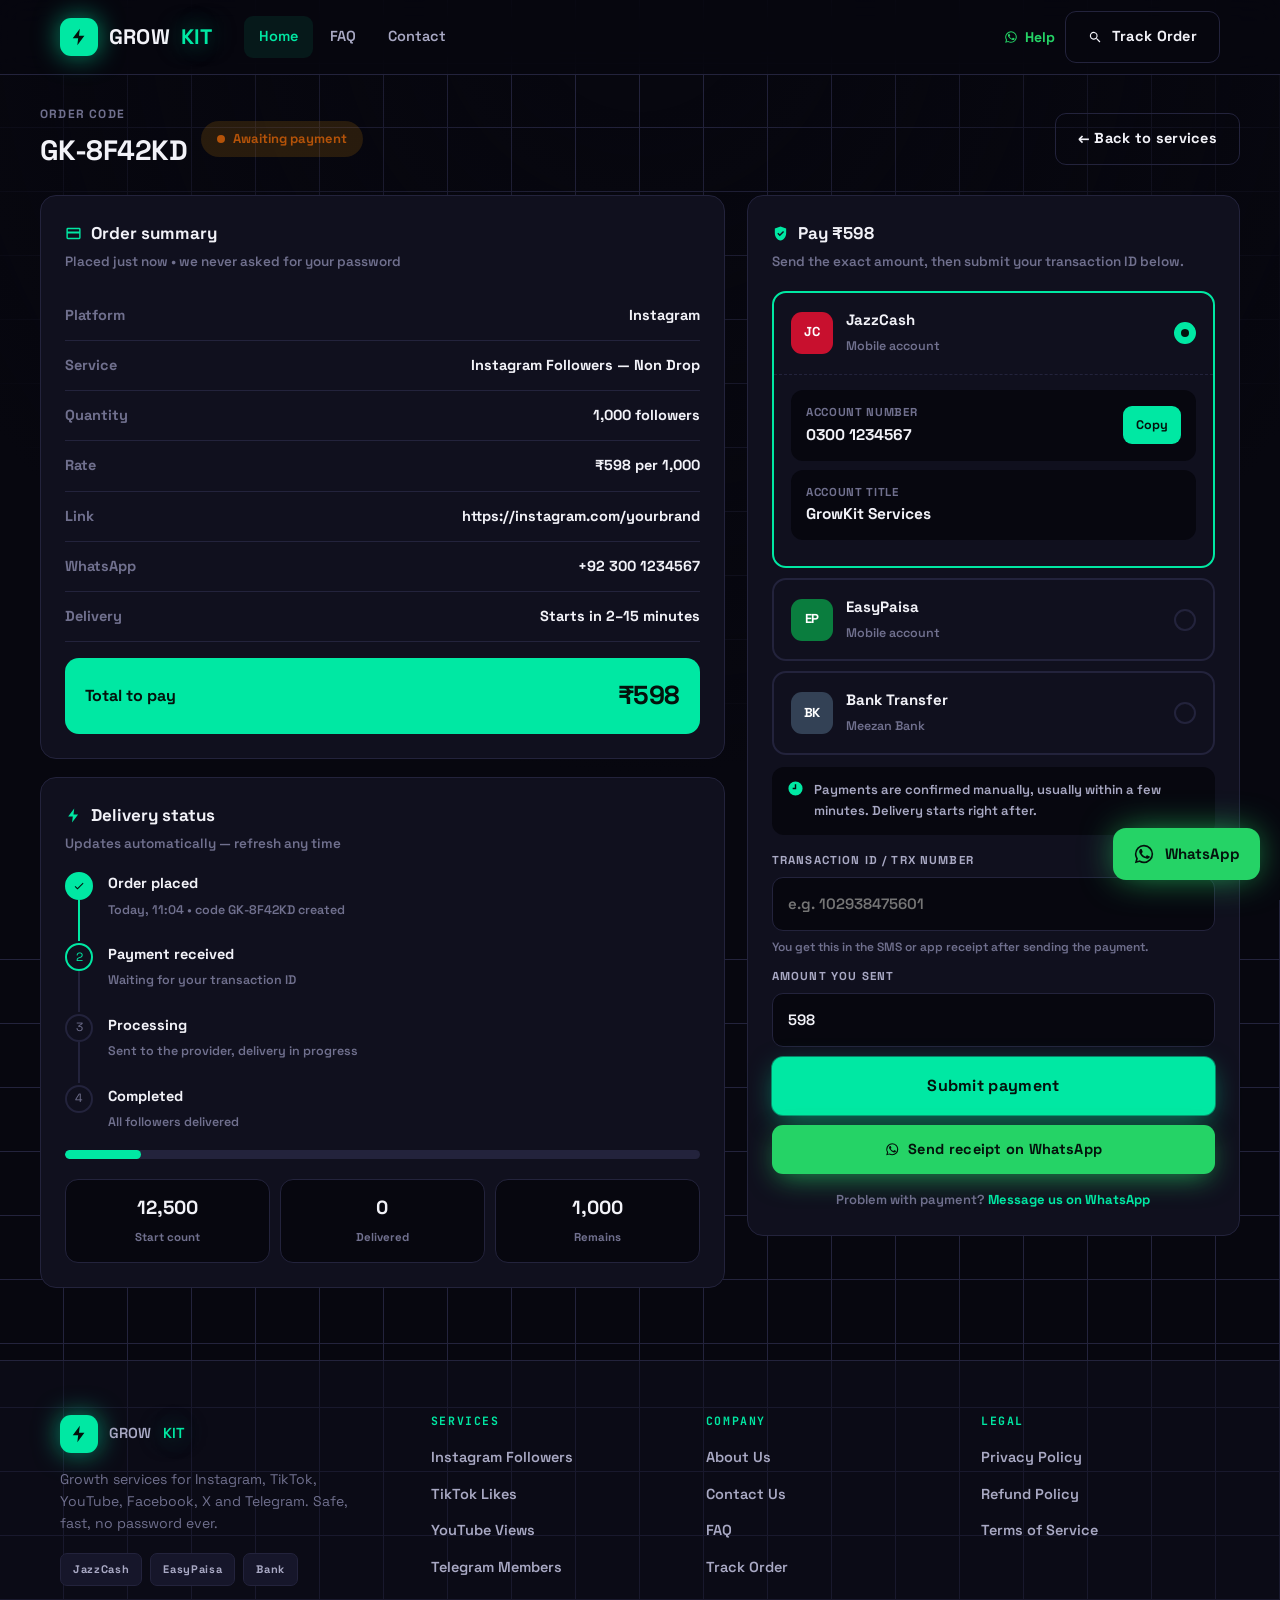
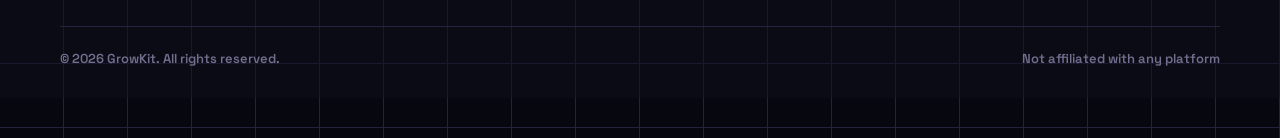
<file: mockups/order-b.html>
<!doctype html>
<html lang="en">
<head>
<meta charset="utf-8">
<meta name="viewport" content="width=device-width, initial-scale=1">
<title>Order &amp; Payment &mdash; Direction B (Bold Dark / Neon)</title>
<link rel="preconnect" href="https://fonts.googleapis.com">
<link rel="preconnect" href="https://fonts.gstatic.com" crossorigin>
<link href="https://fonts.googleapis.com/css2?family=Space+Grotesk:wght@400;500;600;700&family=JetBrains+Mono:wght@500;700;800&display=swap" rel="stylesheet">
<style>

*,*::before,*::after{box-sizing:border-box}
:root{
  --bg:#07070f; --panel:#10101e; --panel-2:#16162a; --line:#23233c;
  --ink:#f2f2f8; --ink-2:#a9a9c4; --muted:#70708e;
  --neon:#00e8a3; --neon-2:#7b5cff; --pc:#00e8a3;
  --ok:#00e8a3; --radius:16px;
}
html{-webkit-text-size-adjust:100%}
body{margin:0;font-family:'Space Grotesk',system-ui,-apple-system,sans-serif;background:var(--bg);
  color:var(--ink);line-height:1.6;overflow-x:hidden;
  background-image:linear-gradient(var(--line) 1px,transparent 1px),linear-gradient(90deg,var(--line) 1px,transparent 1px);
  background-size:64px 64px;background-position:-1px -1px}
body::before{content:"";position:fixed;inset:0;pointer-events:none;z-index:0;
  background:radial-gradient(circle at 50% 0%,transparent 10%,var(--bg) 70%)}
body>*{position:relative;z-index:1}
a{color:inherit;text-decoration:none}
h1,h2,h3,h4{margin:0;line-height:1.1;letter-spacing:-.02em}
p{margin:0}
button,input,select{font:inherit;color:inherit}
svg{max-width:100%}
.wrap{width:100%;max-width:1200px;margin:0 auto;padding:0 20px}
.icon{width:1em;height:1em;display:inline-block;vertical-align:-.125em;fill:currentColor;flex:none}
.neon{color:var(--neon);text-shadow:0 0 24px rgba(0,232,163,.55)}
.mono{font-family:'JetBrains Mono',ui-monospace,monospace}

/* buttons */
.btn{display:inline-flex;align-items:center;justify-content:center;gap:9px;border:0;border-radius:11px;
  padding:13px 22px;font-weight:700;font-size:14.5px;cursor:pointer;letter-spacing:.02em;
  transition:transform .14s, box-shadow .14s, background .14s, border-color .14s;white-space:nowrap}
.btn:active{transform:translateY(1px)}
.btn-primary{background:var(--neon);color:#04120c;box-shadow:0 0 0 1px rgba(0,232,163,.5),0 8px 28px -6px rgba(0,232,163,.6);font-weight:800}
.btn-primary:hover{box-shadow:0 0 0 1px rgba(0,232,163,.8),0 12px 40px -6px rgba(0,232,163,.8)}
.btn-ghost{background:transparent;color:var(--ink);border:1.5px solid var(--line)}
.btn-ghost:hover{border-color:var(--neon);color:var(--neon)}
.btn-wa{background:#25d366;color:#04120c;font-weight:800;box-shadow:0 8px 28px -6px rgba(37,211,102,.7)}
.btn-lg{padding:16px 30px;font-size:16px}
.btn-block{width:100%}

/* header */
header{position:sticky;top:0;z-index:40;background:rgba(7,7,15,.82);backdrop-filter:blur(16px);
  border-bottom:1px solid var(--line)}
.nav{display:flex;align-items:center;gap:18px;height:74px}
.logo{display:flex;align-items:center;gap:11px;font-weight:800;font-size:21px;letter-spacing:.01em}
.logo-mark{width:38px;height:38px;border-radius:11px;flex:none;background:var(--neon);color:#04120c;
  display:grid;place-items:center;font-size:20px;box-shadow:0 0 26px rgba(0,232,163,.6)}
.nav-links{display:flex;gap:2px;margin-left:14px}
.nav-links a{padding:9px 15px;border-radius:9px;font-weight:600;font-size:14.5px;color:var(--ink-2)}
.nav-links a:hover,.nav-links a.active{color:var(--neon);background:rgba(0,232,163,.08)}
.nav-right{margin-left:auto;display:flex;align-items:center;gap:10px}
.wa-link{display:inline-flex;align-items:center;gap:7px;font-weight:700;font-size:14px;color:#25d366}
.burger{display:none;background:none;border:1.5px solid var(--line);border-radius:9px;padding:9px 11px;cursor:pointer;color:var(--ink)}
.drawer{display:none;background:var(--panel);border-bottom:1px solid var(--line);padding:14px 20px 20px}
.drawer.show{display:block}
.drawer a{display:block;padding:13px 0;font-weight:700;border-bottom:1px solid var(--line)}
.drawer .btn{margin-top:14px}

/* hero */
.hero{position:relative;padding:72px 0 60px;overflow:hidden}
.glow{position:absolute;border-radius:50%;filter:blur(100px);z-index:-1;pointer-events:none}
.g1{width:460px;height:460px;background:rgba(0,232,163,.2);top:-180px;right:-60px}
.g2{width:420px;height:420px;background:rgba(123,92,255,.22);bottom:-220px;left:-120px}
.hero-grid{display:grid;grid-template-columns:1.1fr .9fr;gap:52px;align-items:center}
.badge-trust{display:inline-flex;align-items:center;gap:10px;border:1px solid var(--line);background:var(--panel);
  border-radius:8px;padding:8px 15px;font-size:11.5px;font-weight:800;letter-spacing:.14em;color:var(--ink-2)}
.badge-trust .dot{width:8px;height:8px;border-radius:50%;background:var(--neon);box-shadow:0 0 12px var(--neon);
  animation:pulse 1.8s infinite}
@keyframes pulse{0%,100%{opacity:1}50%{opacity:.35}}
h1{font-size:clamp(30px,5vw,54px);font-weight:800;margin:22px 0 18px;text-transform:uppercase;letter-spacing:-.025em}
.hero-sub{color:var(--ink-2);font-size:15.5px;max-width:54ch}
.hero-sub b{color:var(--ink)}
.stats{display:grid;grid-template-columns:repeat(4,1fr);gap:11px;margin:30px 0}
.stat{background:var(--panel);border:1px solid var(--line);border-radius:13px;padding:17px 12px;text-align:center}
.stat>.icon{font-size:21px;color:var(--neon);margin-bottom:9px}
.stat b{display:block;font-size:14.5px;font-weight:800}
.stat small{color:var(--muted);font-size:11.5px;font-weight:600}
.hero-cta{display:flex;flex-wrap:wrap;gap:13px;align-items:center}
.hero-note{font-size:13px;color:var(--muted);display:flex;align-items:center;gap:6px;font-weight:600}
.hero-note .icon{color:var(--neon)}

/* profile card */
.pcard{background:var(--panel);border:1px solid var(--line);border-radius:20px;padding:24px;position:relative;
  box-shadow:0 0 0 1px rgba(0,232,163,.08),0 30px 80px -20px rgba(0,232,163,.25)}
.pcard-top{display:flex;align-items:center;gap:15px}
.pavatar{width:66px;height:66px;border-radius:50%;flex:none;padding:3px;background:linear-gradient(135deg,var(--neon),var(--neon-2))}
.pavatar i{display:grid;place-items:center;width:100%;height:100%;border-radius:50%;background:var(--panel-2);font-size:26px;font-style:normal}
.phandle{font-weight:800;font-size:17px;display:flex;align-items:center;gap:6px}
.verified{color:var(--neon);font-size:15px}
.pbio{color:var(--muted);font-size:13px;font-weight:600}
.pstats{display:grid;grid-template-columns:repeat(3,1fr);margin:20px 0;text-align:center;
  border-top:1px solid var(--line);border-bottom:1px solid var(--line);padding:16px 0}
.pstats b{display:block;font-size:19px;font-weight:800;font-family:'JetBrains Mono',monospace}
.pstats small{color:var(--muted);font-size:11px;font-weight:600;letter-spacing:.06em;text-transform:uppercase}
.pstats .up b{color:var(--neon)}
.pbtns{display:flex;gap:9px}
.pbtns .btn{flex:1;padding:11px;font-size:14px}
.float-pill{position:absolute;top:-15px;right:18px;background:var(--neon);color:#04120c;font-weight:800;font-size:12px;
  padding:8px 15px;border-radius:8px;box-shadow:0 0 30px rgba(0,232,163,.7);animation:bob 3s ease-in-out infinite}
@keyframes bob{0%,100%{transform:translateY(0)}50%{transform:translateY(-7px)}}

/* platforms */
.psec{padding:6px 0 0}
.plat-scroll{overflow-x:auto;scrollbar-width:none;padding:8px 0 16px}
.plat-scroll::-webkit-scrollbar{display:none}
.plats{display:flex;gap:10px;min-width:max-content;justify-content:center}
.plat{display:flex;align-items:center;gap:9px;background:var(--panel);border:1.5px solid var(--line);
  border-radius:11px;padding:12px 19px;font-weight:700;font-size:14.5px;cursor:pointer;color:var(--ink-2);
  transition:all .18s}
.plat .icon{font-size:19px}
.plat:hover{border-color:#34345a;color:var(--ink);transform:translateY(-2px)}
.plat.active{color:#04120c;background:var(--neon);border-color:var(--neon);box-shadow:0 0 30px -4px var(--neon)}

/* sections */
.section{padding:62px 0}
.section.alt{background:rgba(16,16,30,.6);border-top:1px solid var(--line);border-bottom:1px solid var(--line)}
.section-head{text-align:center;max-width:680px;margin:0 auto 34px}
.eyebrow{display:inline-block;color:var(--neon);font-weight:800;font-size:12px;letter-spacing:.18em;
  font-family:'JetBrains Mono',monospace;margin-bottom:14px}
h2{font-size:clamp(25px,3.6vw,38px);font-weight:800}
.section-head p{color:var(--ink-2);margin-top:13px}
.tabs{display:flex;gap:4px;justify-content:center;background:var(--panel);border:1px solid var(--line);
  border-radius:12px;padding:5px;width:max-content;max-width:100%;margin:0 auto 34px;overflow-x:auto;scrollbar-width:none}
.tabs::-webkit-scrollbar{display:none}
.tab{border:0;background:none;border-radius:9px;padding:11px 24px;font-weight:700;font-size:14.5px;
  cursor:pointer;color:var(--ink-2);white-space:nowrap;transition:all .16s}
.tab:hover{color:var(--ink)}
.tab.active{background:var(--neon);color:#04120c}

/* cards */
.cards{display:grid;grid-template-columns:repeat(auto-fit,minmax(min(300px,100%),1fr));gap:20px}
.card{min-width:0;background:var(--panel);border:1.5px solid var(--line);border-radius:var(--radius);padding:26px 24px 24px;
  display:flex;flex-direction:column;position:relative;transition:transform .2s, border-color .2s, box-shadow .2s}
.card:hover{transform:translateY(-4px);border-color:#34345a}
.card.featured{border-color:var(--neon);box-shadow:0 0 0 1px rgba(0,232,163,.2),0 24px 60px -24px rgba(0,232,163,.5)}
.cbadge{position:absolute;top:-11px;left:22px;background:var(--neon);color:#04120c;font-size:11px;font-weight:800;
  padding:5px 13px;border-radius:7px;letter-spacing:.08em;text-transform:uppercase}
.card:not(.featured) .cbadge{background:var(--panel-2);color:var(--ink-2);border:1px solid var(--line)}
.card h3{font-size:18.5px;margin:8px 0 8px;font-weight:800}
.cdesc{color:var(--muted);font-size:13.5px;font-weight:500;min-height:42px}
/* ---- quantity + amount (kept deliberately plain) ---- */
.qp{display:grid;grid-template-columns:1fr 1fr;gap:12px;margin:22px 0 0}
.qp-f>span{display:block;font-size:11.5px;font-weight:800;letter-spacing:.12em;text-transform:uppercase;
  color:var(--ink-2);margin-bottom:9px}
.qp input,.qp .price{width:100%;height:56px;border:1.5px solid var(--line);border-radius:11px;padding:0 16px;
  font-size:21px;font-weight:800;letter-spacing:-.02em;outline:none;background:var(--bg);
  display:flex;align-items:center;font-family:'JetBrains Mono',ui-monospace,monospace}
.qp input{-moz-appearance:textfield;color:var(--ink)}
.qp input::-webkit-outer-spin-button,.qp input::-webkit-inner-spin-button{-webkit-appearance:none;margin:0}
.qp input:focus{border-color:var(--neon)}
.qp .price{background:rgba(0,232,163,.1);border-color:rgba(0,232,163,.3);color:var(--neon);
  text-shadow:0 0 22px rgba(0,232,163,.4)}
.qp-note{font-size:12.5px;color:var(--muted);font-weight:600;margin-top:11px}
.qp-err{color:#f87171;font-size:12.5px;font-weight:700;margin-top:7px;display:none}
.qp-err.show{display:block}
.qp-del{display:flex;align-items:center;gap:6px;font-size:13px;font-weight:700;color:var(--neon);margin-top:15px}
.feats{list-style:none;padding:0;margin:20px 0;display:grid;gap:10px}
.feats li{display:flex;align-items:center;gap:10px;font-size:13.5px;font-weight:600;color:var(--ink-2)}
.tick{width:19px;height:19px;border-radius:5px;background:rgba(0,232,163,.14);color:var(--neon);
  display:grid;place-items:center;font-size:11px;flex:none}
.card .btn{margin-top:auto}

/* steps */
.steps{display:grid;grid-template-columns:repeat(3,1fr);gap:20px}
.step{background:var(--panel);border:1.5px solid var(--line);border-radius:var(--radius);padding:28px 24px}
.step-n{font-family:'JetBrains Mono',monospace;font-size:38px;font-weight:800;color:var(--neon);
  line-height:1;margin-bottom:16px;text-shadow:0 0 30px rgba(0,232,163,.45)}
.step h3{font-size:18px;margin-bottom:9px}
.step p{color:var(--muted);font-size:14px;font-weight:500}

/* faq */
.faq{max-width:780px;margin:0 auto;display:grid;gap:11px}
.fitem{background:var(--panel);border:1.5px solid var(--line);border-radius:13px;overflow:hidden;transition:border-color .2s}
.fitem.open{border-color:var(--neon)}
.fq{width:100%;text-align:left;background:none;border:0;padding:19px 22px;font-weight:700;font-size:15.5px;
  cursor:pointer;display:flex;justify-content:space-between;align-items:center;gap:14px}
.fq i{font-style:normal;font-size:21px;color:var(--neon);transition:transform .25s;flex:none}
.fitem.open .fq i{transform:rotate(45deg)}
.fa{max-height:0;overflow:hidden;transition:max-height .3s ease}
.fa p{padding:0 22px 20px;color:var(--ink-2);font-size:14.5px}

/* band */
.band{background:linear-gradient(135deg,rgba(0,232,163,.14),rgba(123,92,255,.14));border:1.5px solid var(--line);
  border-radius:22px;padding:50px 36px;text-align:center}
.band h2{margin-bottom:13px}
.band p{color:var(--ink-2);max-width:52ch;margin:0 auto 28px}

/* footer */
footer{border-top:1px solid var(--line);padding:54px 0 28px;margin-top:62px;background:rgba(16,16,30,.5)}
.fgrid{display:grid;grid-template-columns:1.4fr repeat(3,1fr);gap:36px}
.fgrid h4{font-size:11.5px;text-transform:uppercase;letter-spacing:.14em;color:var(--neon);margin-bottom:17px;
  font-family:'JetBrains Mono',monospace}
.fgrid ul{list-style:none;padding:0;margin:0;display:grid;gap:11px}
.fgrid a{font-size:14.5px;font-weight:600;color:var(--ink-2)}
.fgrid a:hover{color:var(--neon)}
.fabout p{color:var(--muted);font-size:14px;margin-top:15px;max-width:34ch}
.pays{display:flex;gap:8px;margin-top:18px;flex-wrap:wrap}
.pay{background:var(--panel-2);border:1px solid var(--line);border-radius:7px;padding:7px 12px;
  font-size:11px;font-weight:800;color:var(--ink-2);letter-spacing:.06em}
.fbottom{border-top:1px solid var(--line);margin-top:40px;padding-top:22px;display:flex;justify-content:space-between;
  gap:16px;flex-wrap:wrap;color:var(--muted);font-size:13px;font-weight:600}

/* modal */
.overlay{position:fixed;inset:0;background:rgba(3,3,8,.8);backdrop-filter:blur(6px);z-index:90;display:none;
  align-items:center;justify-content:center;padding:20px;overflow-y:auto}
.overlay.show{display:flex}
.modal{background:var(--panel);border:1.5px solid var(--line);border-radius:18px;width:100%;max-width:460px;
  box-shadow:0 0 0 1px rgba(0,232,163,.12),0 40px 100px -20px rgba(0,232,163,.3);
  animation:pop .25s cubic-bezier(.2,.9,.3,1.2);max-height:calc(100vh - 40px);overflow-y:auto}
@keyframes pop{from{opacity:0;transform:translateY(16px) scale(.97)}to{opacity:1;transform:none}}
.mhead{display:flex;align-items:flex-start;gap:14px;padding:24px 24px 0}
.mhead h3{font-size:20px}
.mhead p{color:var(--muted);font-size:13.5px;font-weight:600;margin-top:5px}
.mclose{margin-left:auto;background:var(--panel-2);border:1px solid var(--line);width:34px;height:34px;
  border-radius:9px;font-size:19px;cursor:pointer;color:var(--ink-2);flex:none;line-height:1}
.mclose:hover{border-color:var(--neon);color:var(--neon)}
.mbody{padding:22px 24px 24px}
.summary{display:flex;align-items:center;gap:13px;background:var(--bg);border:1px solid var(--line);
  border-radius:13px;padding:15px;margin-bottom:20px}
.summary .si{width:44px;height:44px;border-radius:11px;background:var(--panel-2);display:grid;place-items:center;
  font-size:21px;flex:none;color:var(--neon)}
.summary b{display:block;font-size:15px}
.summary small{color:var(--muted);font-size:12.5px;font-weight:600}
.summary .amt{margin-left:auto;font-size:21px;font-weight:800;color:var(--neon);white-space:nowrap;
  font-family:'JetBrains Mono',monospace}
.field{margin-bottom:17px}
.field label{display:block;font-size:11.5px;font-weight:800;letter-spacing:.1em;text-transform:uppercase;
  margin-bottom:8px;color:var(--ink-2)}
.field input{width:100%;border:1.5px solid var(--line);border-radius:11px;padding:14px 15px;font-size:15px;
  font-weight:600;outline:none;background:var(--bg);transition:border-color .15s}
.field input:focus{border-color:var(--neon)}
.field small{display:block;color:var(--muted);font-size:12px;font-weight:600;margin-top:7px}
.safe-note{display:flex;gap:11px;background:rgba(0,232,163,.09);border:1px solid rgba(0,232,163,.25);
  border-radius:11px;padding:13px 15px;font-size:13px;font-weight:600;color:var(--neon);margin-bottom:18px}
.safe-note .icon{font-size:18px;flex:none}
.muted-note{font-size:13px;color:var(--muted);font-weight:600;margin-top:12px}

/* fab */
.fab{position:fixed;right:20px;bottom:20px;z-index:60;display:flex;align-items:center;gap:10px;background:#25d366;
  color:#04120c;border:0;border-radius:13px;padding:14px 20px;font-weight:800;font-size:15px;cursor:pointer;
  box-shadow:0 0 36px -6px rgba(37,211,102,.85)}
.fab:hover{transform:translateY(-2px)}
.fab .icon{font-size:22px}

/* responsive */
@media (max-width:1000px){
  .hero-grid{grid-template-columns:1fr;gap:38px}
  .pcard{max-width:420px}
  .steps{grid-template-columns:1fr}
  .fgrid{grid-template-columns:1fr 1fr;gap:28px}
}
@media (max-width:760px){
  body{background-size:40px 40px}
  .nav-links,.nav-right .wa-link,.nav-right .btn-ghost{display:none}
  .burger{display:block;margin-left:auto}
  .nav{height:64px}
  .hero{padding:38px 0 42px}
  .stats{grid-template-columns:1fr 1fr}
  .plats{justify-content:flex-start}
  .section{padding:44px 0}
  .cards{grid-template-columns:minmax(0,1fr)}
  .band{padding:34px 22px}
  .fgrid{grid-template-columns:1fr}
  .fab{padding:14px;border-radius:12px}
  .fab span{display:none}
  .hero-cta .btn{width:100%}
}


/* ---- order page token aliases ---- */
:root{
  --page:var(--bg);      --surface:var(--panel);   --acc:var(--neon);  --acc-on:#04120c;
}
/* ============ order page additions (uses the direction's own tokens) ============ */
body{padding-bottom:40px}
.opage{padding:30px 0 10px}
.obar{display:flex;align-items:center;gap:14px;flex-wrap:wrap;margin-bottom:22px}
.ocode{font-size:clamp(21px,3vw,28px);font-weight:800;letter-spacing:-.02em}
.ocode small{display:block;font-size:12px;font-weight:700;color:var(--muted);letter-spacing:.12em;
  text-transform:uppercase;margin-bottom:4px;letter-spacing:.1em}
.sbadge{display:inline-flex;align-items:center;gap:8px;border-radius:999px;padding:8px 16px;font-size:13px;font-weight:800}
.sbadge .d{width:8px;height:8px;border-radius:50%;background:currentColor}
.sb-pending{background:rgba(245,158,11,.14);color:#b45309}
.sb-paid{background:rgba(37,99,235,.14);color:#1d4ed8}
.sb-processing{background:rgba(168,116,58,.16);color:#8a5d2a}
.sb-completed{background:rgba(22,163,74,.15);color:#15803d}
.ogrid{display:grid;grid-template-columns:1.25fr .9fr;gap:22px;align-items:start}
.panel{background:var(--surface);border:1px solid var(--line);border-radius:var(--radius);padding:24px}
.panel + .panel{margin-top:18px}
.ptitle{font-size:17px;font-weight:800;margin-bottom:4px;display:flex;align-items:center;gap:9px}
.ptitle .icon{color:var(--acc)}
.psubtitle{color:var(--muted);font-size:13.5px;font-weight:600;margin-bottom:18px}

/* summary rows */
.orow{display:flex;justify-content:space-between;gap:16px;padding:13px 0;border-bottom:1px solid var(--line);
  font-size:14.5px;font-weight:600}
.orow:last-of-type{border-bottom:0}
.orow span{color:var(--muted);font-weight:700}
.orow b{text-align:right;word-break:break-all;font-weight:800}
.ototal{display:flex;justify-content:space-between;align-items:center;gap:14px;background:var(--acc);
  color:var(--acc-on);border-radius:14px;padding:17px 20px;margin-top:16px;font-weight:800}
.ototal .big{font-size:26px;letter-spacing:-.02em}

/* timeline */
.tl{list-style:none;padding:0;margin:4px 0 0}
.tl li{display:flex;gap:15px;padding-bottom:22px;position:relative}
.tl li:last-child{padding-bottom:0}
.tl li::before{content:"";position:absolute;left:13px;top:28px;bottom:2px;width:2px;background:var(--line)}
.tl li:last-child::before{display:none}
.tl li.done::before{background:var(--acc)}
.tl .dot{width:28px;height:28px;border-radius:50%;border:2px solid var(--line);flex:none;display:grid;
  place-items:center;font-size:12px;color:var(--muted);background:var(--surface);z-index:1}
.tl li.done .dot{background:var(--acc);border-color:var(--acc);color:var(--acc-on)}
.tl li.now .dot{border-color:var(--acc);color:var(--acc)}
.tl b{display:block;font-size:14.5px;font-weight:800}
.tl small{color:var(--muted);font-size:12.5px;font-weight:600}
.counts{display:grid;grid-template-columns:repeat(3,1fr);gap:10px;margin-top:20px}
.count{background:var(--page);border:1px solid var(--line);border-radius:13px;padding:13px;text-align:center}
.count b{display:block;font-size:19px;font-weight:800}
.count small{color:var(--muted);font-size:11.5px;font-weight:700}
.progress{height:9px;border-radius:999px;background:var(--line);overflow:hidden;margin-top:16px}
.progress i{display:block;height:100%;border-radius:999px;background:var(--acc);width:64%;transition:width .4s}

/* payment methods */
.pm{display:grid;gap:10px}
.pmethod{border:2px solid var(--line);border-radius:14px;overflow:hidden;transition:border-color .2s}
.pmethod.on{border-color:var(--acc)}
.pmhead{width:100%;display:flex;align-items:center;gap:13px;background:none;border:0;padding:15px 17px;
  cursor:pointer;text-align:left;font:inherit;color:inherit}
.pmlogo{width:42px;height:42px;border-radius:11px;flex:none;display:grid;place-items:center;font-size:13px;
  font-weight:900;color:#fff;letter-spacing:-.02em}
.pm-jz{background:#c8102e}.pm-ep{background:#0a7d3e}.pm-bank{background:#334155}
.pmhead b{display:block;font-size:15px;font-weight:800}
.pmhead small{color:var(--muted);font-size:12.5px;font-weight:600}
.pmradio{margin-left:auto;width:22px;height:22px;border-radius:50%;border:2px solid var(--line);flex:none;
  display:grid;place-items:center}
.pmethod.on .pmradio{border-color:var(--acc);background:var(--acc)}
.pmethod.on .pmradio::after{content:"";width:8px;height:8px;border-radius:50%;background:var(--acc-on)}
.pmbody{display:none;padding:0 17px 17px;border-top:1px dashed var(--line);margin-top:2px;padding-top:15px}
.pmethod.on .pmbody{display:block}
.acct{display:flex;align-items:center;gap:12px;background:var(--page);border-radius:12px;padding:13px 15px;margin-bottom:9px}
.acct div{flex:1;min-width:0}
.acct small{display:block;color:var(--muted);font-size:11.5px;font-weight:700;letter-spacing:.06em;text-transform:uppercase}
.acct b{font-size:15.5px;font-weight:800;word-break:break-all}
.copy{background:var(--acc);color:var(--acc-on);border:0;border-radius:9px;padding:9px 13px;font-size:12.5px;
  font-weight:800;cursor:pointer;flex:none}
.copy:active{transform:scale(.96)}
.note{display:flex;gap:10px;background:var(--page);border-radius:12px;padding:13px 15px;font-size:13px;
  font-weight:600;color:var(--ink-2);margin-top:12px}
.note .icon{color:var(--acc);font-size:17px;flex:none}
.err{color:#dc2626;font-size:13px;font-weight:800;margin-top:9px;display:none}
.err.show{display:block}
.okmsg{display:none;gap:11px;background:rgba(22,163,74,.12);color:#15803d;border-radius:13px;padding:15px 17px;
  font-size:13.5px;font-weight:800;margin-top:14px}
.okmsg.show{display:flex}
.okmsg .icon{font-size:18px;flex:none}
.stack{display:grid;gap:10px;margin-top:16px}
.help{text-align:center;font-size:13px;font-weight:600;color:var(--muted);margin-top:16px}
.help a{color:var(--acc);font-weight:800}

@media (max-width:900px){ .ogrid{grid-template-columns:1fr} }
@media (max-width:760px){
  .opage{padding:20px 0 6px}
  .panel{padding:20px 17px}
  .counts{grid-template-columns:1fr;gap:8px}
  .count{display:flex;align-items:baseline;gap:9px;text-align:left}
  .ototal{flex-direction:column;align-items:flex-start;gap:4px}
}

</style>
</head>
<body>

<svg style="display:none" aria-hidden="true">
  <symbol id="i-instagram" viewBox="0 0 24 24"><path d="M12 2.2c-2.7 0-3 0-4.1.06-1 .05-1.7.21-2.3.45a4.6 4.6 0 0 0-1.7 1.1 4.6 4.6 0 0 0-1.1 1.7c-.24.6-.4 1.3-.45 2.3C2.2 9 2.2 9.3 2.2 12s0 3 .06 4.1c.05 1 .21 1.7.45 2.3a4.6 4.6 0 0 0 1.1 1.7 4.6 4.6 0 0 0 1.7 1.1c.6.24 1.3.4 2.3.45 1.1.06 1.4.06 4.1.06s3 0 4.1-.06c1-.05 1.7-.21 2.3-.45a4.9 4.9 0 0 0 2.8-2.8c.24-.6.4-1.3.45-2.3.06-1.1.06-1.4.06-4.1s0-3-.06-4.1c-.05-1-.21-1.7-.45-2.3a4.6 4.6 0 0 0-1.1-1.7 4.6 4.6 0 0 0-1.7-1.1c-.6-.24-1.3-.4-2.3-.45C15 2.2 14.7 2.2 12 2.2Zm0 1.8c2.67 0 2.98.01 4.03.06.78.04 1.2.16 1.49.27.37.15.64.32.92.6.28.28.45.55.6.92.11.28.23.7.27 1.49.05 1.05.06 1.36.06 4.03s-.01 2.98-.06 4.03c-.04.78-.16 1.2-.27 1.49a3.1 3.1 0 0 1-1.52 1.52c-.28.11-.71.23-1.49.27-1.05.05-1.36.06-4.03.06s-2.98-.01-4.03-.06c-.78-.04-1.2-.16-1.49-.27a3.1 3.1 0 0 1-1.52-1.52c-.11-.28-.23-.71-.27-1.49C4.01 14.98 4 14.67 4 12s.01-2.98.06-4.03c.04-.78.16-1.2.27-1.49.15-.37.32-.64.6-.92.28-.28.55-.45.92-.6.28-.11.71-.23 1.49-.27C8.39 4.65 8.7 4.64 12 4.64Zm0 2.4a4.96 4.96 0 1 0 0 9.92 4.96 4.96 0 0 0 0-9.92Zm0 1.8a3.16 3.16 0 1 1 0 6.32 3.16 3.16 0 0 1 0-6.32Zm6.3-2.14a1.16 1.16 0 1 1-2.32 0 1.16 1.16 0 0 1 2.32 0Z"/></symbol>
  <symbol id="i-tiktok" viewBox="0 0 24 24"><path d="M16.5 2h-3v12.4a2.6 2.6 0 1 1-2.6-2.6c.27 0 .53.04.78.12V8.78A6.1 6.1 0 0 0 10.9 8.7a5.7 5.7 0 1 0 5.7 5.7V8.9a6.4 6.4 0 0 0 4 1.38V7.2a3.6 3.6 0 0 1-3.6-3.6V2Z"/></symbol>
  <symbol id="i-youtube" viewBox="0 0 24 24"><path d="M21.6 7.2a2.8 2.8 0 0 0-1.97-1.98C17.9 4.75 12 4.75 12 4.75s-5.9 0-7.63.47A2.8 2.8 0 0 0 2.4 7.2C1.93 8.93 1.93 12 1.93 12s0 3.07.47 4.8a2.8 2.8 0 0 0 1.97 1.98c1.73.47 7.63.47 7.63.47s5.9 0 7.63-.47a2.8 2.8 0 0 0 1.97-1.98c.47-1.73.47-4.8.47-4.8s0-3.07-.47-4.8ZM10.1 15.3V8.7L15.8 12l-5.7 3.3Z"/></symbol>
  <symbol id="i-facebook" viewBox="0 0 24 24"><path d="M22 12.06C22 6.5 17.52 2 12 2S2 6.5 2 12.06C2 17.08 5.66 21.25 10.44 22v-7.03H7.9v-2.91h2.54V9.85c0-2.51 1.49-3.9 3.77-3.9 1.09 0 2.23.2 2.23.2v2.46h-1.26c-1.24 0-1.63.78-1.63 1.57v1.88h2.77l-.44 2.91h-2.33V22C18.34 21.25 22 17.08 22 12.06Z"/></symbol>
  <symbol id="i-x" viewBox="0 0 24 24"><path d="M17.53 3h3.3l-7.2 8.23L22 21h-6.47l-4.3-5.62L6.3 21H3l7.7-8.8L2.4 3h6.6l4.03 5.33L17.53 3Zm-1.16 16.03h1.82L7.3 4.88H5.35l11.02 14.15Z"/></symbol>
  <symbol id="i-telegram" viewBox="0 0 24 24"><path d="M21.6 4.2 18.5 19c-.23 1.03-.85 1.28-1.72.8l-4.75-3.5-2.3 2.2c-.25.26-.47.47-.95.47l.34-4.83 8.8-7.95c.38-.34-.08-.53-.59-.19L6.5 12.84l-4.68-1.46c-1.02-.32-1.04-1.02.21-1.5l17.9-6.9c.85-.31 1.6.2 1.33 1.22Z"/></symbol>
  <symbol id="i-shield" viewBox="0 0 24 24"><path d="M12 2 4 5v6.5c0 5 3.4 9.3 8 10.5 4.6-1.2 8-5.5 8-10.5V5l-8-3Zm-1 14-3.5-3.5 1.4-1.4L11 13.2l4.6-4.6 1.4 1.4L11 16Z"/></symbol>
  <symbol id="i-bolt" viewBox="0 0 24 24"><path d="M13 2 4.5 13.5H11L10 22l8.5-11.5H12L13 2Z"/></symbol>
  <symbol id="i-users" viewBox="0 0 24 24"><path d="M9 11a4 4 0 1 0 0-8 4 4 0 0 0 0 8Zm7 0a3 3 0 1 0 0-6 3 3 0 0 0 0 6Zm0 2c-1.2 0-2.3.3-3.2.8 1.4 1 2.2 2.4 2.2 4.2V21h7v-2c0-3.3-2.7-6-6-6ZM9 13c-3.9 0-7 2.7-7 6v2h14v-2c0-3.3-3.1-6-7-6Z"/></symbol>
  <symbol id="i-chat" viewBox="0 0 24 24"><path d="M12 2a10 10 0 0 0-8.6 15.1L2 22l4.9-1.4A10 10 0 1 0 12 2Zm0 4a1 1 0 0 1 1 1v4.6l3 1.8-.9 1.5-3.6-2.2V7a1 1 0 0 1 .5-1Z"/></symbol>
  <symbol id="i-whatsapp" viewBox="0 0 24 24"><path d="M17.5 14.4c-.3-.15-1.7-.84-1.96-.94-.26-.1-.45-.14-.64.14-.19.29-.75.95-.92 1.14-.17.19-.34.21-.62.07a7.6 7.6 0 0 1-2.25-1.39 8.5 8.5 0 0 1-1.56-1.94c-.16-.28-.02-.44.12-.6.14-.16.34-.4.5-.6.17-.2.22-.33.33-.55.1-.22.05-.4-.03-.57-.08-.17-.63-1.52-.86-2.07-.22-.54-.45-.47-.62-.47h-.53c-.19 0-.5.07-.75.35-.26.28-.98.95-.98 2.33s1 2.7 1.14 2.9c.14.18 1.96 3.13 4.84 4.26 2.87 1.14 2.87.76 3.39.71.52-.05 1.7-.69 1.94-1.36.24-.67.24-1.24.17-1.36-.07-.12-.26-.19-.54-.33ZM12 22a9.9 9.9 0 0 1-5.03-1.37L2 22l1.4-4.86A9.9 9.9 0 0 1 2 12 10 10 0 1 1 12 22Zm0-18.2A8.2 8.2 0 0 0 5.2 16.5l.2.32-.83 2.9 2.98-.8.3.18A8.2 8.2 0 1 0 12 3.8Z"/></symbol>
  <symbol id="i-star" viewBox="0 0 24 24"><path d="m12 17.3-6.2 3.7 1.7-7-5.4-4.7 7.1-.6L12 2l2.8 6.7 7.1.6-5.4 4.7 1.7 7L12 17.3Z"/></symbol>
  <symbol id="i-clock" viewBox="0 0 24 24"><path d="M12 2a10 10 0 1 0 0 20 10 10 0 0 0 0-20Zm1 11h-5v-2h3V6h2v7Z"/></symbol>
  <symbol id="i-search" viewBox="0 0 24 24"><path d="M15.5 14h-.8l-.3-.3a6.5 6.5 0 1 0-.7.7l.3.3v.8l5 5 1.5-1.5-5-5Zm-6 0a4.5 4.5 0 1 1 0-9 4.5 4.5 0 0 1 0 9Z"/></symbol>
  <symbol id="i-check" viewBox="0 0 24 24"><path d="M9 16.2 4.8 12l-1.4 1.4L9 19 21 7l-1.4-1.4L9 16.2Z"/></symbol>
  <symbol id="i-rocket" viewBox="0 0 24 24"><path d="M14 3c3.5 0 7 3.5 7 7 0 2-1 4-3 6l-3 3-2-2 1-4-3-3-4 1-2-2 3-3c2-2 4-3 6-3Zm1 4a2 2 0 1 0 0 4 2 2 0 0 0 0-4ZM4 17c1-1 2.5-1 3.5 0s1 2.5 0 3.5C6 22 2 22 2 22s0-4 2-5Z"/></symbol>
  <symbol id="i-card" viewBox="0 0 24 24"><path d="M20 4H4a2 2 0 0 0-2 2v12a2 2 0 0 0 2 2h16a2 2 0 0 0 2-2V6a2 2 0 0 0-2-2Zm0 14H4v-6h16v6Zm0-9H4V6h16v3Z"/></symbol>
  <symbol id="i-menu" viewBox="0 0 24 24"><path d="M3 6h18v2H3V6Zm0 5h18v2H3v-2Zm0 5h18v2H3v-2Z"/></symbol>
</svg>

<header>
  <div class="wrap nav">
    <a href="front-b.html" class="logo"><span class="logo-mark"><svg class="icon"><use href="#i-bolt"></use></svg></span>GROW<span class="neon">KIT</span></a>
    <nav class="nav-links"><a href="#" class="active">Home</a><a href="front-b.html#faq">FAQ</a><a href="front-b.html#contact">Contact</a></nav>
    <div class="nav-right">
      <a href="#" class="wa-link" onclick="return false"><svg class="icon"><use href="#i-whatsapp"></use></svg> Help</a>
      <button class="btn btn-ghost" onclick="openTrack()"><svg class="icon"><use href="#i-search"></use></svg> Track Order</button>
      <button class="burger" onclick="document.getElementById('drawer').classList.toggle('show')"><svg class="icon"><use href="#i-menu"></use></svg></button>
    </div>
  </div>
  <div class="drawer" id="drawer">
    <a href="#">Home</a><a href="front-b.html#faq">FAQ</a><a href="front-b.html#contact">Contact</a><a href="#" onclick="return false">WhatsApp help</a>
    <button class="btn btn-primary btn-block" onclick="openTrack()">Track Order</button>
  </div>
</header>
<main class="wrap opage">
  <div class="obar">
    <div class="ocode"><small>Order code</small>GK-8F42KD</div>
    <span class="sbadge sb-pending" id="statusBadge"><span class="d"></span> Awaiting payment</span>
    <a href="front-b.html" class="btn btn-ghost" style="margin-left:auto">&larr; Back to services</a>
  </div>

  <div class="ogrid">
    <!-- ============ LEFT ============ -->
    <div>
      <div class="panel">
        <div class="ptitle"><svg class="icon"><use href="#i-card"></use></svg> Order summary</div>
        <div class="psubtitle">Placed just now &bull; we never asked for your password</div>
        <div class="orow"><span>Platform</span><b>Instagram</b></div>
        <div class="orow"><span>Service</span><b>Instagram Followers &mdash; Non Drop</b></div>
        <div class="orow"><span>Quantity</span><b>1,000 followers</b></div>
        <div class="orow"><span>Rate</span><b>&#8377;598 per 1,000</b></div>
        <div class="orow"><span>Link</span><b>https://instagram.com/yourbrand</b></div>
        <div class="orow"><span>WhatsApp</span><b>+92 300 1234567</b></div>
        <div class="orow"><span>Delivery</span><b>Starts in 2&ndash;15 minutes</b></div>
        <div class="ototal"><span>Total to pay</span><span class="big">&#8377;598</span></div>
      </div>

      <div class="panel">
        <div class="ptitle"><svg class="icon"><use href="#i-bolt"></use></svg> Delivery status</div>
        <div class="psubtitle">Updates automatically &mdash; refresh any time</div>
        <ul class="tl" id="timeline">
          <li class="done"><span class="dot"><svg class="icon"><use href="#i-check"></use></svg></span>
            <div><b>Order placed</b><small>Today, 11:04 &bull; code GK-8F42KD created</small></div></li>
          <li class="now" id="tlPaid"><span class="dot">2</span>
            <div><b>Payment received</b><small id="tlPaidSub">Waiting for your transaction ID</small></div></li>
          <li id="tlProc"><span class="dot">3</span>
            <div><b>Processing</b><small>Sent to the provider, delivery in progress</small></div></li>
          <li id="tlDone"><span class="dot">4</span>
            <div><b>Completed</b><small>All followers delivered</small></div></li>
        </ul>
        <div class="progress"><i id="progBar" style="width:12%"></i></div>
        <div class="counts">
          <div class="count"><b id="cStart">12,500</b><small>Start count</small></div>
          <div class="count"><b id="cDone">0</b><small>Delivered</small></div>
          <div class="count"><b id="cLeft">1,000</b><small>Remains</small></div>
        </div>
      </div>
    </div>

    <!-- ============ RIGHT ============ -->
    <div>
      <div class="panel">
        <div class="ptitle"><svg class="icon"><use href="#i-shield"></use></svg> Pay &#8377;598</div>
        <div class="psubtitle">Send the exact amount, then submit your transaction ID below.</div>

        <div class="pm" id="pmList">
          <div class="pmethod on" data-pm="JazzCash">
            <button class="pmhead" onclick="pickPm(this)">
              <span class="pmlogo pm-jz">JC</span>
              <span><b>JazzCash</b><small>Mobile account</small></span>
              <span class="pmradio"></span>
            </button>
            <div class="pmbody">
              <div class="acct"><div><small>Account number</small><b>0300 1234567</b></div>
                <button class="copy" onclick="copyIt(this,'03001234567')">Copy</button></div>
              <div class="acct"><div><small>Account title</small><b>GrowKit Services</b></div></div>
            </div>
          </div>

          <div class="pmethod" data-pm="EasyPaisa">
            <button class="pmhead" onclick="pickPm(this)">
              <span class="pmlogo pm-ep">EP</span>
              <span><b>EasyPaisa</b><small>Mobile account</small></span>
              <span class="pmradio"></span>
            </button>
            <div class="pmbody">
              <div class="acct"><div><small>Account number</small><b>0345 7654321</b></div>
                <button class="copy" onclick="copyIt(this,'03457654321')">Copy</button></div>
              <div class="acct"><div><small>Account title</small><b>GrowKit Services</b></div></div>
            </div>
          </div>

          <div class="pmethod" data-pm="Bank Transfer">
            <button class="pmhead" onclick="pickPm(this)">
              <span class="pmlogo pm-bank">BK</span>
              <span><b>Bank Transfer</b><small>Meezan Bank</small></span>
              <span class="pmradio"></span>
            </button>
            <div class="pmbody">
              <div class="acct"><div><small>IBAN</small><b>PK36 MEZN 0001 2345 6789 0123</b></div>
                <button class="copy" onclick="copyIt(this,'PK36MEZN0001234567890123')">Copy</button></div>
              <div class="acct"><div><small>Account title</small><b>GrowKit Services</b></div></div>
              <div class="acct"><div><small>Branch</small><b>Gulberg III, Lahore</b></div></div>
            </div>
          </div>
        </div>

        <div class="note"><svg class="icon"><use href="#i-clock"></use></svg>
          <span>Payments are confirmed manually, usually within a few minutes. Delivery starts right after.</span></div>

        <div class="stack">
          <div class="field" style="margin-bottom:0">
            <label>Transaction ID / TRX number</label>
            <input id="trxId" placeholder="e.g. 102938475601">
            <small>You get this in the SMS or app receipt after sending the payment.</small>
          </div>
          <div class="field" style="margin-bottom:0">
            <label>Amount you sent</label>
            <input id="trxAmt" value="598" inputmode="decimal">
          </div>
          <div class="err" id="payErr"></div>
          <button class="btn btn-primary btn-block btn-lg" onclick="submitPay()">Submit payment</button>
          <button class="btn btn-wa btn-block" onclick="sendWa()">
            <svg class="icon"><use href="#i-whatsapp"></use></svg> Send receipt on WhatsApp</button>
        </div>

        <div class="okmsg" id="payOk"><svg class="icon"><use href="#i-check"></use></svg>
          <span>Payment submitted. We are confirming it now &mdash; watch the status on the left.</span></div>

        <p class="help">Problem with payment? <a href="#" onclick="return false">Message us on WhatsApp</a></p>
      </div>
    </div>
  </div>
</main>

<button class="fab" onclick="alert('Demo: opens WhatsApp chat')" title="WhatsApp"><svg class="icon"><use href="#i-whatsapp"></use></svg><span>WhatsApp</span></button>

<script>
function pickPm(btn){
  var all = document.querySelectorAll('.pmethod');
  for(var i=0;i<all.length;i++) all[i].classList.remove('on');
  btn.parentElement.classList.add('on');
}
function copyIt(btn, text){
  var done = function(){ var o = btn.textContent; btn.textContent = 'Copied'; setTimeout(function(){ btn.textContent = o; }, 1400); };
  if(navigator.clipboard && navigator.clipboard.writeText){ navigator.clipboard.writeText(text).then(done, done); }
  else { done(); }
}
function setStatus(cls, label){
  var b = document.getElementById('statusBadge');
  b.className = 'sbadge ' + cls;
  b.innerHTML = '<span class="d"></span> ' + label;
}
function submitPay(){
  var trx = document.getElementById('trxId').value.trim();
  var e = document.getElementById('payErr');
  if(trx.length < 6){ e.textContent = 'Please enter the transaction ID from your payment receipt.'; e.classList.add('show'); return; }
  e.classList.remove('show');
  document.getElementById('payOk').classList.add('show');
  setStatus('sb-paid', 'Payment submitted');
  document.getElementById('tlPaidSub').textContent = 'Transaction ' + trx + ' — confirming';
  document.getElementById('progBar').style.width = '38%';
  /* demo only: walk the order forward so the timeline can be seen */
  setTimeout(function(){
    setStatus('sb-processing', 'Processing');
    var paid = document.getElementById('tlPaid');
    paid.className = 'done';
    paid.querySelector('.dot').innerHTML = '<svg class="icon"><use href="#i-check"></use></svg>';
    document.getElementById('tlPaidSub').textContent = 'Confirmed • sent to provider';
    document.getElementById('tlProc').className = 'now';
    document.getElementById('progBar').style.width = '64%';
    document.getElementById('cDone').textContent = '640';
    document.getElementById('cLeft').textContent = '360';
  }, 2200);
  setTimeout(function(){
    setStatus('sb-completed', 'Completed');
    var proc = document.getElementById('tlProc');
    proc.className = 'done';
    proc.querySelector('.dot').innerHTML = '<svg class="icon"><use href="#i-check"></use></svg>';
    var done = document.getElementById('tlDone');
    done.className = 'done';
    done.querySelector('.dot').innerHTML = '<svg class="icon"><use href="#i-check"></use></svg>';
    document.getElementById('progBar').style.width = '100%';
    document.getElementById('cDone').textContent = '1,000';
    document.getElementById('cLeft').textContent = '0';
  }, 5000);
}
function sendWa(){
  var trx = document.getElementById('trxId').value.trim() || '(not entered yet)';
  var pm = document.querySelector('.pmethod.on').dataset.pm;
  var msg = 'Hi, order GK-8F42KD\n1,000 Instagram Followers\nAmount: Rs 598\nPaid via: ' + pm + '\nTRX: ' + trx;
  alert('Demo — would open WhatsApp with:\n\n' + msg);
}
</script>


<footer><div class="wrap">
  <div class="fgrid">
    <div class="fabout">
      <a href="#" class="logo"><span class="logo-mark"><svg class="icon"><use href="#i-bolt"></use></svg></span>GROW<span class="neon">KIT</span></a>
      <p>Growth services for Instagram, TikTok, YouTube, Facebook, X and Telegram. Safe, fast, no password ever.</p>
      <div class="pays"><span class="pay">JazzCash</span><span class="pay">EasyPaisa</span><span class="pay">Bank</span></div>
    </div>
    <div><h4>Services</h4><ul><li><a href="#">Instagram Followers</a></li><li><a href="#">TikTok Likes</a></li><li><a href="#">YouTube Views</a></li><li><a href="#">Telegram Members</a></li></ul></div>
    <div><h4>Company</h4><ul><li><a href="#">About Us</a></li><li><a href="#">Contact Us</a></li><li><a href="front-b.html#faq">FAQ</a></li><li><a href="#" onclick="openTrack();return false">Track Order</a></li></ul></div>
    <div><h4>Legal</h4><ul><li><a href="#">Privacy Policy</a></li><li><a href="#">Refund Policy</a></li><li><a href="#">Terms of Service</a></li></ul></div>
  </div>
  <div class="fbottom"><span>&copy; 2026 GrowKit. All rights reserved.</span><span>Not affiliated with any platform</span></div>
</div></footer>
</body>
</html>
</file>
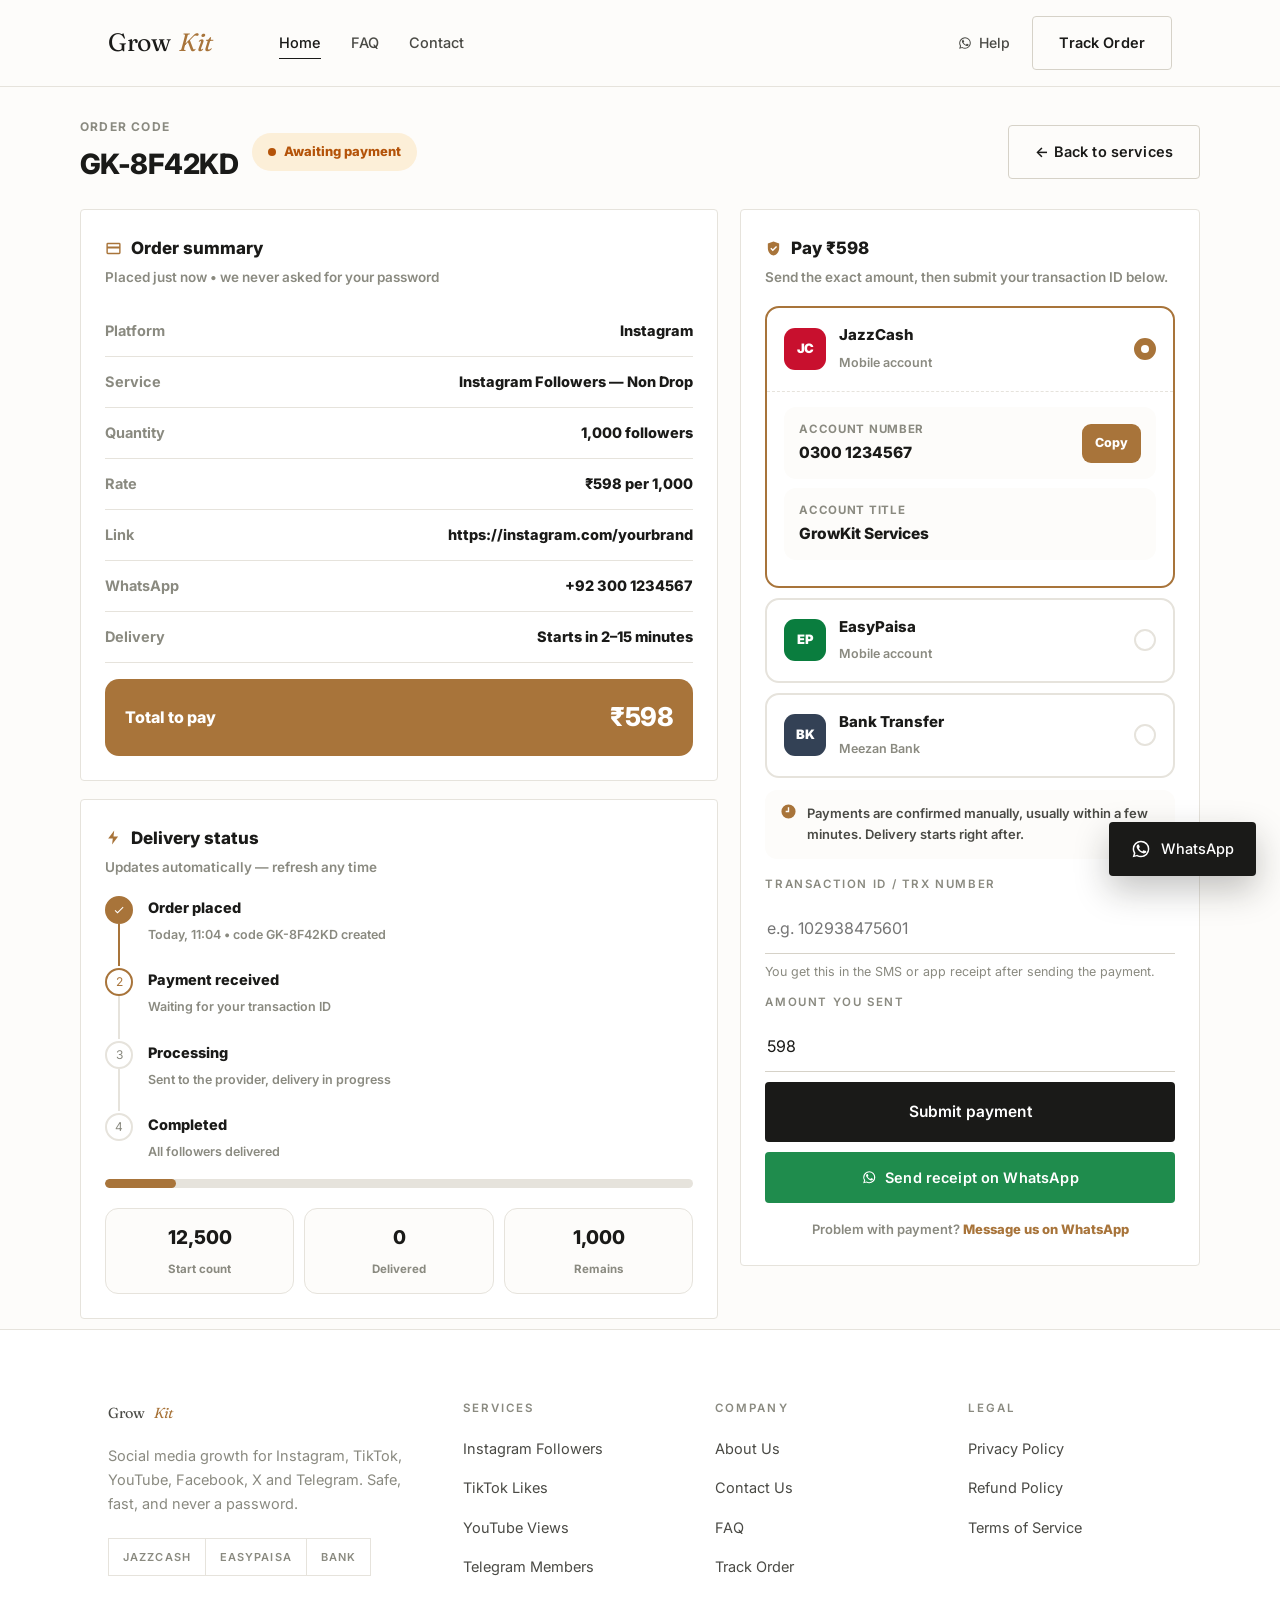
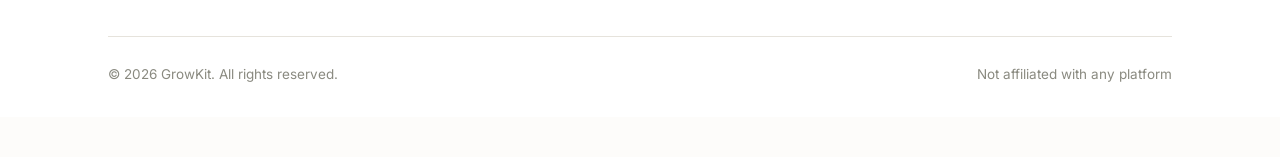
<file: mockups/order-c.html>
<!doctype html>
<html lang="en">
<head>
<meta charset="utf-8">
<meta name="viewport" content="width=device-width, initial-scale=1">
<title>Order &amp; Payment &mdash; Direction C (Minimal / Premium)</title>
<link rel="preconnect" href="https://fonts.googleapis.com">
<link rel="preconnect" href="https://fonts.gstatic.com" crossorigin>
<link href="https://fonts.googleapis.com/css2?family=Fraunces:ital,opsz,wght@0,9..144,300..700;1,9..144,300..700&family=Inter:wght@400;500;600&display=swap" rel="stylesheet">
<style>

*,*::before,*::after{box-sizing:border-box}
:root{
  --bg:#fdfcfa; --paper:#ffffff; --ink:#1a1a18; --ink-2:#4a4a45; --muted:#8a8a80;
  --line:#e6e3dc; --line-2:#d6d2c8; --accent:#1a1a18; --gold:#a8743a; --ok:#3f7d4e;
  --pc:#1a1a18; --radius:4px;
}
html{-webkit-text-size-adjust:100%}
body{margin:0;font-family:'Inter',system-ui,-apple-system,sans-serif;background:var(--bg);color:var(--ink);
  line-height:1.65;overflow-x:hidden;font-size:16px}
a{color:inherit;text-decoration:none}
h1,h2,h3,h4{margin:0;line-height:1.14;font-family:'Fraunces','Georgia',serif;font-weight:400;letter-spacing:-.015em}
p{margin:0}
button,input,select{font:inherit;color:inherit}
svg{max-width:100%}
.wrap{width:100%;max-width:1120px;margin:0 auto;padding:0 28px}
.icon{width:1em;height:1em;display:inline-block;vertical-align:-.125em;fill:currentColor;flex:none}
.serif{font-family:'Fraunces',Georgia,serif}
.rule{height:1px;background:var(--line);border:0;margin:0}

/* buttons */
.btn{display:inline-flex;align-items:center;justify-content:center;gap:9px;border:0;border-radius:var(--radius);
  padding:14px 26px;font-weight:600;font-size:14.5px;cursor:pointer;letter-spacing:.01em;
  transition:background .18s, color .18s, border-color .18s, transform .14s;white-space:nowrap}
.btn:active{transform:translateY(1px)}
.btn-primary{background:var(--ink);color:#fff}
.btn-primary:hover{background:#000}
.btn-ghost{background:transparent;color:var(--ink);border:1px solid var(--line-2)}
.btn-ghost:hover{border-color:var(--ink);background:var(--ink);color:#fff}
.btn-wa{background:#1f8c4d;color:#fff}
.btn-lg{padding:17px 34px;font-size:15.5px}
.btn-block{width:100%}

/* header */
header{position:sticky;top:0;z-index:40;background:rgba(253,252,250,.9);backdrop-filter:blur(12px);
  border-bottom:1px solid var(--line)}
.nav{display:flex;align-items:center;gap:20px;height:86px}
.logo{font-family:'Fraunces',Georgia,serif;font-size:25px;letter-spacing:-.02em;display:flex;align-items:baseline;gap:9px}
.logo em{font-style:italic;color:var(--gold)}
.nav-links{display:flex;gap:30px;margin-left:46px}
.nav-links a{font-size:14.5px;font-weight:500;color:var(--ink-2);padding:4px 0;border-bottom:1px solid transparent}
.nav-links a:hover,.nav-links a.active{color:var(--ink);border-bottom-color:var(--ink)}
.nav-right{margin-left:auto;display:flex;align-items:center;gap:22px}
.wa-link{display:inline-flex;align-items:center;gap:7px;font-size:14px;font-weight:500;color:var(--ink-2)}
.wa-link:hover{color:var(--ink)}
.burger{display:none;background:none;border:1px solid var(--line-2);border-radius:var(--radius);padding:10px 12px;cursor:pointer}
.drawer{display:none;border-bottom:1px solid var(--line);padding:10px 28px 22px;background:var(--paper)}
.drawer.show{display:block}
.drawer a{display:block;padding:14px 0;font-weight:500;border-bottom:1px solid var(--line)}
.drawer .btn{margin-top:16px}

/* hero */
.hero{padding:92px 0 80px}
.hero-grid{display:grid;grid-template-columns:1.05fr .95fr;gap:76px;align-items:center}
.badge-trust{display:inline-flex;align-items:center;gap:12px;font-size:12px;font-weight:600;letter-spacing:.16em;
  text-transform:uppercase;color:var(--muted)}
.badge-trust .stars{display:inline-flex;gap:2px;color:var(--gold);font-size:12px}
h1{font-size:clamp(36px,5.4vw,62px);margin:26px 0 24px}
h1 em{font-style:italic;color:var(--gold)}
.hero-sub{color:var(--ink-2);font-size:16.5px;max-width:48ch}
.stats{display:grid;grid-template-columns:repeat(4,1fr);gap:0;margin:40px 0;border-top:1px solid var(--line);
  border-bottom:1px solid var(--line)}
.stat{padding:22px 16px 22px 0;border-right:1px solid var(--line)}
.stat:last-child{border-right:0}
.stat>.icon{font-size:17px;color:var(--gold);margin-bottom:10px;display:block}
.stat b{display:block;font-size:15px;font-weight:600;font-family:'Fraunces',Georgia,serif}
.stat small{color:var(--muted);font-size:12px}
.hero-cta{display:flex;flex-wrap:wrap;gap:16px;align-items:center}
.hero-note{font-size:13.5px;color:var(--muted);display:flex;align-items:center;gap:7px}
.hero-note .icon{color:var(--ok)}

/* profile card */
.pcard{background:var(--paper);border:1px solid var(--line);padding:34px;position:relative}
.pcard-top{display:flex;align-items:center;gap:17px}
.pavatar{width:66px;height:66px;border-radius:50%;flex:none;border:1px solid var(--line-2);display:grid;place-items:center;background:var(--bg)}
.pavatar i{font-size:27px;font-style:normal}
.phandle{font-size:18px;font-family:'Fraunces',Georgia,serif;display:flex;align-items:center;gap:7px}
.verified{color:var(--gold);font-size:14px}
.pbio{color:var(--muted);font-size:13.5px}
.pstats{display:grid;grid-template-columns:repeat(3,1fr);margin:26px 0;text-align:left;
  border-top:1px solid var(--line);border-bottom:1px solid var(--line);padding:20px 0}
.pstats b{display:block;font-size:22px;font-family:'Fraunces',Georgia,serif;font-weight:400}
.pstats small{color:var(--muted);font-size:11.5px;letter-spacing:.1em;text-transform:uppercase}
.pstats .up b{color:var(--ok)}
.pbtns{display:flex;gap:10px}
.pbtns .btn{flex:1;padding:12px;font-size:14px}
.float-pill{position:absolute;top:-14px;right:28px;background:var(--gold);color:#fff;font-size:11.5px;
  font-weight:600;letter-spacing:.1em;text-transform:uppercase;padding:8px 16px}

/* platforms */
.psec{border-top:1px solid var(--line);border-bottom:1px solid var(--line);background:var(--paper)}
.plat-scroll{overflow-x:auto;scrollbar-width:none}
.plat-scroll::-webkit-scrollbar{display:none}
.plats{display:flex;min-width:max-content;justify-content:center}
.plat{display:flex;align-items:center;gap:10px;background:none;border:0;border-right:1px solid var(--line);
  padding:24px 30px;font-size:14.5px;font-weight:500;cursor:pointer;color:var(--muted);
  transition:color .18s, background .18s;position:relative}
.plat:first-child{border-left:1px solid var(--line)}
.plat .icon{font-size:19px}
.plat:hover{color:var(--ink);background:var(--bg)}
.plat.active{color:var(--ink);font-weight:600}
.plat.active::after{content:"";position:absolute;left:0;right:0;bottom:-1px;height:2px;background:var(--ink)}

/* sections */
.section{padding:88px 0}
.section.alt{background:var(--paper);border-top:1px solid var(--line);border-bottom:1px solid var(--line)}
.section-head{max-width:620px;margin:0 auto 52px;text-align:center}
.eyebrow{display:block;color:var(--muted);font-size:11.5px;font-weight:600;letter-spacing:.2em;
  text-transform:uppercase;margin-bottom:18px}
h2{font-size:clamp(28px,4vw,44px)}
.section-head p{color:var(--ink-2);margin-top:18px;font-size:16.5px}
.tabs{display:flex;gap:36px;justify-content:center;margin:0 auto 52px;width:max-content;max-width:100%;
  overflow-x:auto;scrollbar-width:none}
.tabs::-webkit-scrollbar{display:none}
.tab{border:0;background:none;padding:6px 0;font-size:16px;font-family:'Fraunces',Georgia,serif;cursor:pointer;
  color:var(--muted);white-space:nowrap;border-bottom:1px solid transparent;transition:all .18s}
.tab:hover{color:var(--ink)}
.tab.active{color:var(--ink);border-bottom-color:var(--gold)}

/* cards */
.cards{display:grid;grid-template-columns:repeat(auto-fit,minmax(min(300px,100%),1fr));gap:1px;background:var(--line);
  border:1px solid var(--line)}
.card{min-width:0;background:var(--paper);padding:38px 32px 32px;display:flex;flex-direction:column;position:relative;
  transition:background .2s}
.card:hover{background:#fffdf9}
.card.featured{background:#fffdf7}
.cbadge{font-size:11px;font-weight:600;letter-spacing:.18em;text-transform:uppercase;color:var(--muted);
  margin-bottom:18px;display:block}
.card.featured .cbadge{color:var(--gold)}
.card h3{font-size:24px;margin:0 0 12px;line-height:1.2}
.cdesc{color:var(--muted);font-size:14.5px;min-height:48px}
/* ---- quantity + amount (kept deliberately plain) ---- */
.qp{display:grid;grid-template-columns:1fr 1fr;gap:22px;margin:30px 0 0}
.qp-f>span{display:block;font-size:11.5px;font-weight:600;letter-spacing:.14em;text-transform:uppercase;
  color:var(--muted);margin-bottom:10px}
.qp input,.qp .price{width:100%;height:50px;border:0;border-bottom:1px solid var(--line-2);border-radius:0;
  padding:0 2px;font-size:30px;letter-spacing:-.02em;outline:none;background:none;
  display:flex;align-items:center;font-family:'Fraunces',Georgia,serif;font-weight:400;color:var(--ink)}
.qp input{-moz-appearance:textfield}
.qp input::-webkit-outer-spin-button,.qp input::-webkit-inner-spin-button{-webkit-appearance:none;margin:0}
.qp input:focus{border-bottom-color:var(--ink)}
.qp .price{color:var(--gold);border-bottom-color:var(--gold)}
.qp-note{font-size:12.5px;color:var(--muted);margin-top:14px}
.qp-err{color:#b91c1c;font-size:12.5px;font-weight:600;margin-top:8px;display:none}
.qp-err.show{display:block}
.qp-del{display:flex;align-items:center;gap:7px;font-size:12.5px;font-weight:500;color:var(--ok);margin-top:16px}
.feats{list-style:none;padding:0;margin:26px 0;display:grid;gap:12px}
.feats li{display:flex;align-items:center;gap:11px;font-size:14px;color:var(--ink-2)}
.tick{color:var(--gold);font-size:13px;flex:none;display:grid;place-items:center;width:16px;height:16px}
.card .btn{margin-top:auto}

/* steps */
.steps{display:grid;grid-template-columns:repeat(3,1fr);gap:1px;background:var(--line);border:1px solid var(--line)}
.step{background:var(--bg);padding:42px 32px}
.step-n{font-family:'Fraunces',Georgia,serif;font-size:15px;color:var(--gold);letter-spacing:.2em;margin-bottom:20px}
.step h3{font-size:23px;margin-bottom:12px}
.step p{color:var(--muted);font-size:14.5px}

/* faq */
.faq{max-width:760px;margin:0 auto;border-top:1px solid var(--line)}
.fitem{border-bottom:1px solid var(--line)}
.fq{width:100%;text-align:left;background:none;border:0;padding:26px 4px;font-size:18px;
  font-family:'Fraunces',Georgia,serif;cursor:pointer;display:flex;justify-content:space-between;
  align-items:center;gap:14px;color:var(--ink);min-width:0;overflow-wrap:anywhere}
.fq i{font-style:normal;font-size:22px;color:var(--gold);transition:transform .25s;flex:none;font-family:'Inter',sans-serif}
.fitem.open .fq i{transform:rotate(45deg)}
.fa{max-height:0;overflow:hidden;transition:max-height .3s ease}
.fa p{padding:0 4px 28px;color:var(--ink-2);font-size:15.5px;max-width:62ch}

/* band */
.band{border:1px solid var(--line);background:var(--paper);padding:72px 40px;text-align:center}
.band h2{margin-bottom:18px}
.band p{color:var(--ink-2);max-width:50ch;margin:0 auto 32px;font-size:16.5px}

/* footer */
footer{border-top:1px solid var(--line);padding:72px 0 32px;margin-top:0;background:var(--paper)}
.fgrid{display:grid;grid-template-columns:1.5fr repeat(3,1fr);gap:48px}
.fgrid h4{font-size:11.5px;text-transform:uppercase;letter-spacing:.18em;color:var(--muted);margin-bottom:20px;
  font-family:'Inter',sans-serif;font-weight:600}
.fgrid ul{list-style:none;padding:0;margin:0;display:grid;gap:13px}
.fgrid a{font-size:14.5px;color:var(--ink-2)}
.fgrid a:hover{color:var(--ink);text-decoration:underline;text-underline-offset:3px}
.fabout p{color:var(--muted);font-size:14.5px;margin-top:18px;max-width:34ch}
.pays{display:flex;gap:0;margin-top:22px;flex-wrap:wrap;border:1px solid var(--line);width:max-content}
.pay{padding:9px 14px;font-size:11px;font-weight:600;color:var(--muted);letter-spacing:.1em;
  text-transform:uppercase;border-right:1px solid var(--line)}
.pay:last-child{border-right:0}
.fbottom{border-top:1px solid var(--line);margin-top:56px;padding-top:26px;display:flex;justify-content:space-between;
  gap:16px;flex-wrap:wrap;color:var(--muted);font-size:13.5px}

/* modal */
.overlay{position:fixed;inset:0;background:rgba(26,26,24,.4);backdrop-filter:blur(5px);z-index:90;display:none;
  align-items:center;justify-content:center;padding:20px;overflow-y:auto}
.overlay.show{display:flex}
.modal{background:var(--paper);border:1px solid var(--line-2);width:100%;max-width:470px;
  box-shadow:0 40px 90px rgba(26,26,24,.18);animation:pop .25s ease;max-height:calc(100vh - 40px);overflow-y:auto}
@keyframes pop{from{opacity:0;transform:translateY(14px)}to{opacity:1;transform:none}}
.mhead{display:flex;align-items:flex-start;gap:14px;padding:32px 32px 0}
.mhead h3{font-size:26px}
.mhead p{color:var(--muted);font-size:14px;margin-top:7px}
.mclose{margin-left:auto;background:none;border:1px solid var(--line);width:36px;height:36px;font-size:19px;
  cursor:pointer;color:var(--ink-2);flex:none;line-height:1;border-radius:var(--radius)}
.mclose:hover{background:var(--ink);color:#fff;border-color:var(--ink)}
.mbody{padding:28px 32px 32px}
.summary{display:flex;align-items:center;gap:15px;border-top:1px solid var(--line);border-bottom:1px solid var(--line);
  padding:20px 0;margin-bottom:26px}
.summary .si{width:44px;height:44px;border:1px solid var(--line);display:grid;place-items:center;font-size:20px;
  flex:none;color:var(--gold)}
.summary b{display:block;font-size:16px;font-family:'Fraunces',Georgia,serif;font-weight:400}
.summary small{color:var(--muted);font-size:12.5px}
.summary .amt{margin-left:auto;font-size:26px;font-family:'Fraunces',Georgia,serif;white-space:nowrap}
.field{margin-bottom:22px}
.field label{display:block;font-size:11.5px;font-weight:600;letter-spacing:.14em;text-transform:uppercase;
  margin-bottom:9px;color:var(--muted)}
.field input{width:100%;border:0;border-bottom:1px solid var(--line-2);padding:12px 2px;font-size:16px;
  outline:none;background:none;transition:border-color .15s;border-radius:0}
.field input:focus{border-bottom-color:var(--ink)}
.field small{display:block;color:var(--muted);font-size:12.5px;margin-top:8px}
.safe-note{display:flex;gap:11px;border:1px solid var(--line);padding:15px;font-size:13.5px;color:var(--ink-2);margin-bottom:24px}
.safe-note .icon{font-size:18px;flex:none;color:var(--ok)}
.muted-note{font-size:13.5px;color:var(--muted);margin-top:14px}

/* fab */
.fab{position:fixed;right:24px;bottom:24px;z-index:60;display:flex;align-items:center;gap:10px;background:var(--ink);
  color:#fff;border:0;border-radius:var(--radius);padding:15px 22px;font-weight:500;font-size:14.5px;cursor:pointer;
  box-shadow:0 14px 34px rgba(26,26,24,.26)}
.fab:hover{background:#000;transform:translateY(-2px)}
.fab .icon{font-size:20px}

/* responsive */
@media (max-width:1000px){
  .hero-grid{grid-template-columns:1fr;gap:48px}
  .pcard{max-width:440px}
  .steps{grid-template-columns:1fr}
  .fgrid{grid-template-columns:1fr 1fr;gap:34px}
  .hero{padding:60px 0 56px}
}
@media (max-width:760px){
  .wrap{padding:0 20px}
  .nav-links,.nav-right .wa-link,.nav-right .btn-ghost{display:none}
  .burger{display:block;margin-left:auto}
  .nav{height:70px}
  .hero{padding:40px 0 44px}
  .stats{grid-template-columns:1fr 1fr}
  .stat{padding:18px 14px}
  .stat:nth-child(2){border-right:0}
  .stat:nth-child(1),.stat:nth-child(2){border-bottom:1px solid var(--line)}
  .plats{justify-content:flex-start}
  .plat{padding:18px 22px}
  .section{padding:52px 0}
  .cards{grid-template-columns:minmax(0,1fr)}
  .fq{padding:22px 2px;font-size:16.5px;gap:10px}
  .tabs{gap:24px}
  .band{padding:44px 24px}
  .fgrid{grid-template-columns:1fr}
  .fab{padding:14px;border-radius:50%}
  .fab span{display:none}
  .hero-cta .btn{width:100%}
  .mhead,.mbody{padding-left:22px;padding-right:22px}
}


/* ---- order page token aliases ---- */
:root{
  --page:var(--bg);      --surface:var(--paper);   --acc:var(--gold);  --acc-on:#fff;
}
/* ============ order page additions (uses the direction's own tokens) ============ */
body{padding-bottom:40px}
.opage{padding:30px 0 10px}
.obar{display:flex;align-items:center;gap:14px;flex-wrap:wrap;margin-bottom:22px}
.ocode{font-size:clamp(21px,3vw,28px);font-weight:800;letter-spacing:-.02em}
.ocode small{display:block;font-size:12px;font-weight:700;color:var(--muted);letter-spacing:.12em;
  text-transform:uppercase;margin-bottom:4px;letter-spacing:.1em}
.sbadge{display:inline-flex;align-items:center;gap:8px;border-radius:999px;padding:8px 16px;font-size:13px;font-weight:800}
.sbadge .d{width:8px;height:8px;border-radius:50%;background:currentColor}
.sb-pending{background:rgba(245,158,11,.14);color:#b45309}
.sb-paid{background:rgba(37,99,235,.14);color:#1d4ed8}
.sb-processing{background:rgba(168,116,58,.16);color:#8a5d2a}
.sb-completed{background:rgba(22,163,74,.15);color:#15803d}
.ogrid{display:grid;grid-template-columns:1.25fr .9fr;gap:22px;align-items:start}
.panel{background:var(--surface);border:1px solid var(--line);border-radius:var(--radius);padding:24px}
.panel + .panel{margin-top:18px}
.ptitle{font-size:17px;font-weight:800;margin-bottom:4px;display:flex;align-items:center;gap:9px}
.ptitle .icon{color:var(--acc)}
.psubtitle{color:var(--muted);font-size:13.5px;font-weight:600;margin-bottom:18px}

/* summary rows */
.orow{display:flex;justify-content:space-between;gap:16px;padding:13px 0;border-bottom:1px solid var(--line);
  font-size:14.5px;font-weight:600}
.orow:last-of-type{border-bottom:0}
.orow span{color:var(--muted);font-weight:700}
.orow b{text-align:right;word-break:break-all;font-weight:800}
.ototal{display:flex;justify-content:space-between;align-items:center;gap:14px;background:var(--acc);
  color:var(--acc-on);border-radius:14px;padding:17px 20px;margin-top:16px;font-weight:800}
.ototal .big{font-size:26px;letter-spacing:-.02em}

/* timeline */
.tl{list-style:none;padding:0;margin:4px 0 0}
.tl li{display:flex;gap:15px;padding-bottom:22px;position:relative}
.tl li:last-child{padding-bottom:0}
.tl li::before{content:"";position:absolute;left:13px;top:28px;bottom:2px;width:2px;background:var(--line)}
.tl li:last-child::before{display:none}
.tl li.done::before{background:var(--acc)}
.tl .dot{width:28px;height:28px;border-radius:50%;border:2px solid var(--line);flex:none;display:grid;
  place-items:center;font-size:12px;color:var(--muted);background:var(--surface);z-index:1}
.tl li.done .dot{background:var(--acc);border-color:var(--acc);color:var(--acc-on)}
.tl li.now .dot{border-color:var(--acc);color:var(--acc)}
.tl b{display:block;font-size:14.5px;font-weight:800}
.tl small{color:var(--muted);font-size:12.5px;font-weight:600}
.counts{display:grid;grid-template-columns:repeat(3,1fr);gap:10px;margin-top:20px}
.count{background:var(--page);border:1px solid var(--line);border-radius:13px;padding:13px;text-align:center}
.count b{display:block;font-size:19px;font-weight:800}
.count small{color:var(--muted);font-size:11.5px;font-weight:700}
.progress{height:9px;border-radius:999px;background:var(--line);overflow:hidden;margin-top:16px}
.progress i{display:block;height:100%;border-radius:999px;background:var(--acc);width:64%;transition:width .4s}

/* payment methods */
.pm{display:grid;gap:10px}
.pmethod{border:2px solid var(--line);border-radius:14px;overflow:hidden;transition:border-color .2s}
.pmethod.on{border-color:var(--acc)}
.pmhead{width:100%;display:flex;align-items:center;gap:13px;background:none;border:0;padding:15px 17px;
  cursor:pointer;text-align:left;font:inherit;color:inherit}
.pmlogo{width:42px;height:42px;border-radius:11px;flex:none;display:grid;place-items:center;font-size:13px;
  font-weight:900;color:#fff;letter-spacing:-.02em}
.pm-jz{background:#c8102e}.pm-ep{background:#0a7d3e}.pm-bank{background:#334155}
.pmhead b{display:block;font-size:15px;font-weight:800}
.pmhead small{color:var(--muted);font-size:12.5px;font-weight:600}
.pmradio{margin-left:auto;width:22px;height:22px;border-radius:50%;border:2px solid var(--line);flex:none;
  display:grid;place-items:center}
.pmethod.on .pmradio{border-color:var(--acc);background:var(--acc)}
.pmethod.on .pmradio::after{content:"";width:8px;height:8px;border-radius:50%;background:var(--acc-on)}
.pmbody{display:none;padding:0 17px 17px;border-top:1px dashed var(--line);margin-top:2px;padding-top:15px}
.pmethod.on .pmbody{display:block}
.acct{display:flex;align-items:center;gap:12px;background:var(--page);border-radius:12px;padding:13px 15px;margin-bottom:9px}
.acct div{flex:1;min-width:0}
.acct small{display:block;color:var(--muted);font-size:11.5px;font-weight:700;letter-spacing:.06em;text-transform:uppercase}
.acct b{font-size:15.5px;font-weight:800;word-break:break-all}
.copy{background:var(--acc);color:var(--acc-on);border:0;border-radius:9px;padding:9px 13px;font-size:12.5px;
  font-weight:800;cursor:pointer;flex:none}
.copy:active{transform:scale(.96)}
.note{display:flex;gap:10px;background:var(--page);border-radius:12px;padding:13px 15px;font-size:13px;
  font-weight:600;color:var(--ink-2);margin-top:12px}
.note .icon{color:var(--acc);font-size:17px;flex:none}
.err{color:#dc2626;font-size:13px;font-weight:800;margin-top:9px;display:none}
.err.show{display:block}
.okmsg{display:none;gap:11px;background:rgba(22,163,74,.12);color:#15803d;border-radius:13px;padding:15px 17px;
  font-size:13.5px;font-weight:800;margin-top:14px}
.okmsg.show{display:flex}
.okmsg .icon{font-size:18px;flex:none}
.stack{display:grid;gap:10px;margin-top:16px}
.help{text-align:center;font-size:13px;font-weight:600;color:var(--muted);margin-top:16px}
.help a{color:var(--acc);font-weight:800}

@media (max-width:900px){ .ogrid{grid-template-columns:1fr} }
@media (max-width:760px){
  .opage{padding:20px 0 6px}
  .panel{padding:20px 17px}
  .counts{grid-template-columns:1fr;gap:8px}
  .count{display:flex;align-items:baseline;gap:9px;text-align:left}
  .ototal{flex-direction:column;align-items:flex-start;gap:4px}
}

</style>
</head>
<body>

<svg style="display:none" aria-hidden="true">
  <symbol id="i-instagram" viewBox="0 0 24 24"><path d="M12 2.2c-2.7 0-3 0-4.1.06-1 .05-1.7.21-2.3.45a4.6 4.6 0 0 0-1.7 1.1 4.6 4.6 0 0 0-1.1 1.7c-.24.6-.4 1.3-.45 2.3C2.2 9 2.2 9.3 2.2 12s0 3 .06 4.1c.05 1 .21 1.7.45 2.3a4.6 4.6 0 0 0 1.1 1.7 4.6 4.6 0 0 0 1.7 1.1c.6.24 1.3.4 2.3.45 1.1.06 1.4.06 4.1.06s3 0 4.1-.06c1-.05 1.7-.21 2.3-.45a4.9 4.9 0 0 0 2.8-2.8c.24-.6.4-1.3.45-2.3.06-1.1.06-1.4.06-4.1s0-3-.06-4.1c-.05-1-.21-1.7-.45-2.3a4.6 4.6 0 0 0-1.1-1.7 4.6 4.6 0 0 0-1.7-1.1c-.6-.24-1.3-.4-2.3-.45C15 2.2 14.7 2.2 12 2.2Zm0 1.8c2.67 0 2.98.01 4.03.06.78.04 1.2.16 1.49.27.37.15.64.32.92.6.28.28.45.55.6.92.11.28.23.7.27 1.49.05 1.05.06 1.36.06 4.03s-.01 2.98-.06 4.03c-.04.78-.16 1.2-.27 1.49a3.1 3.1 0 0 1-1.52 1.52c-.28.11-.71.23-1.49.27-1.05.05-1.36.06-4.03.06s-2.98-.01-4.03-.06c-.78-.04-1.2-.16-1.49-.27a3.1 3.1 0 0 1-1.52-1.52c-.11-.28-.23-.71-.27-1.49C4.01 14.98 4 14.67 4 12s.01-2.98.06-4.03c.04-.78.16-1.2.27-1.49.15-.37.32-.64.6-.92.28-.28.55-.45.92-.6.28-.11.71-.23 1.49-.27C8.39 4.65 8.7 4.64 12 4.64Zm0 2.4a4.96 4.96 0 1 0 0 9.92 4.96 4.96 0 0 0 0-9.92Zm0 1.8a3.16 3.16 0 1 1 0 6.32 3.16 3.16 0 0 1 0-6.32Zm6.3-2.14a1.16 1.16 0 1 1-2.32 0 1.16 1.16 0 0 1 2.32 0Z"/></symbol>
  <symbol id="i-tiktok" viewBox="0 0 24 24"><path d="M16.5 2h-3v12.4a2.6 2.6 0 1 1-2.6-2.6c.27 0 .53.04.78.12V8.78A6.1 6.1 0 0 0 10.9 8.7a5.7 5.7 0 1 0 5.7 5.7V8.9a6.4 6.4 0 0 0 4 1.38V7.2a3.6 3.6 0 0 1-3.6-3.6V2Z"/></symbol>
  <symbol id="i-youtube" viewBox="0 0 24 24"><path d="M21.6 7.2a2.8 2.8 0 0 0-1.97-1.98C17.9 4.75 12 4.75 12 4.75s-5.9 0-7.63.47A2.8 2.8 0 0 0 2.4 7.2C1.93 8.93 1.93 12 1.93 12s0 3.07.47 4.8a2.8 2.8 0 0 0 1.97 1.98c1.73.47 7.63.47 7.63.47s5.9 0 7.63-.47a2.8 2.8 0 0 0 1.97-1.98c.47-1.73.47-4.8.47-4.8s0-3.07-.47-4.8ZM10.1 15.3V8.7L15.8 12l-5.7 3.3Z"/></symbol>
  <symbol id="i-facebook" viewBox="0 0 24 24"><path d="M22 12.06C22 6.5 17.52 2 12 2S2 6.5 2 12.06C2 17.08 5.66 21.25 10.44 22v-7.03H7.9v-2.91h2.54V9.85c0-2.51 1.49-3.9 3.77-3.9 1.09 0 2.23.2 2.23.2v2.46h-1.26c-1.24 0-1.63.78-1.63 1.57v1.88h2.77l-.44 2.91h-2.33V22C18.34 21.25 22 17.08 22 12.06Z"/></symbol>
  <symbol id="i-x" viewBox="0 0 24 24"><path d="M17.53 3h3.3l-7.2 8.23L22 21h-6.47l-4.3-5.62L6.3 21H3l7.7-8.8L2.4 3h6.6l4.03 5.33L17.53 3Zm-1.16 16.03h1.82L7.3 4.88H5.35l11.02 14.15Z"/></symbol>
  <symbol id="i-telegram" viewBox="0 0 24 24"><path d="M21.6 4.2 18.5 19c-.23 1.03-.85 1.28-1.72.8l-4.75-3.5-2.3 2.2c-.25.26-.47.47-.95.47l.34-4.83 8.8-7.95c.38-.34-.08-.53-.59-.19L6.5 12.84l-4.68-1.46c-1.02-.32-1.04-1.02.21-1.5l17.9-6.9c.85-.31 1.6.2 1.33 1.22Z"/></symbol>
  <symbol id="i-shield" viewBox="0 0 24 24"><path d="M12 2 4 5v6.5c0 5 3.4 9.3 8 10.5 4.6-1.2 8-5.5 8-10.5V5l-8-3Zm-1 14-3.5-3.5 1.4-1.4L11 13.2l4.6-4.6 1.4 1.4L11 16Z"/></symbol>
  <symbol id="i-bolt" viewBox="0 0 24 24"><path d="M13 2 4.5 13.5H11L10 22l8.5-11.5H12L13 2Z"/></symbol>
  <symbol id="i-users" viewBox="0 0 24 24"><path d="M9 11a4 4 0 1 0 0-8 4 4 0 0 0 0 8Zm7 0a3 3 0 1 0 0-6 3 3 0 0 0 0 6Zm0 2c-1.2 0-2.3.3-3.2.8 1.4 1 2.2 2.4 2.2 4.2V21h7v-2c0-3.3-2.7-6-6-6ZM9 13c-3.9 0-7 2.7-7 6v2h14v-2c0-3.3-3.1-6-7-6Z"/></symbol>
  <symbol id="i-chat" viewBox="0 0 24 24"><path d="M12 2a10 10 0 0 0-8.6 15.1L2 22l4.9-1.4A10 10 0 1 0 12 2Zm0 4a1 1 0 0 1 1 1v4.6l3 1.8-.9 1.5-3.6-2.2V7a1 1 0 0 1 .5-1Z"/></symbol>
  <symbol id="i-whatsapp" viewBox="0 0 24 24"><path d="M17.5 14.4c-.3-.15-1.7-.84-1.96-.94-.26-.1-.45-.14-.64.14-.19.29-.75.95-.92 1.14-.17.19-.34.21-.62.07a7.6 7.6 0 0 1-2.25-1.39 8.5 8.5 0 0 1-1.56-1.94c-.16-.28-.02-.44.12-.6.14-.16.34-.4.5-.6.17-.2.22-.33.33-.55.1-.22.05-.4-.03-.57-.08-.17-.63-1.52-.86-2.07-.22-.54-.45-.47-.62-.47h-.53c-.19 0-.5.07-.75.35-.26.28-.98.95-.98 2.33s1 2.7 1.14 2.9c.14.18 1.96 3.13 4.84 4.26 2.87 1.14 2.87.76 3.39.71.52-.05 1.7-.69 1.94-1.36.24-.67.24-1.24.17-1.36-.07-.12-.26-.19-.54-.33ZM12 22a9.9 9.9 0 0 1-5.03-1.37L2 22l1.4-4.86A9.9 9.9 0 0 1 2 12 10 10 0 1 1 12 22Zm0-18.2A8.2 8.2 0 0 0 5.2 16.5l.2.32-.83 2.9 2.98-.8.3.18A8.2 8.2 0 1 0 12 3.8Z"/></symbol>
  <symbol id="i-star" viewBox="0 0 24 24"><path d="m12 17.3-6.2 3.7 1.7-7-5.4-4.7 7.1-.6L12 2l2.8 6.7 7.1.6-5.4 4.7 1.7 7L12 17.3Z"/></symbol>
  <symbol id="i-clock" viewBox="0 0 24 24"><path d="M12 2a10 10 0 1 0 0 20 10 10 0 0 0 0-20Zm1 11h-5v-2h3V6h2v7Z"/></symbol>
  <symbol id="i-search" viewBox="0 0 24 24"><path d="M15.5 14h-.8l-.3-.3a6.5 6.5 0 1 0-.7.7l.3.3v.8l5 5 1.5-1.5-5-5Zm-6 0a4.5 4.5 0 1 1 0-9 4.5 4.5 0 0 1 0 9Z"/></symbol>
  <symbol id="i-check" viewBox="0 0 24 24"><path d="M9 16.2 4.8 12l-1.4 1.4L9 19 21 7l-1.4-1.4L9 16.2Z"/></symbol>
  <symbol id="i-rocket" viewBox="0 0 24 24"><path d="M14 3c3.5 0 7 3.5 7 7 0 2-1 4-3 6l-3 3-2-2 1-4-3-3-4 1-2-2 3-3c2-2 4-3 6-3Zm1 4a2 2 0 1 0 0 4 2 2 0 0 0 0-4ZM4 17c1-1 2.5-1 3.5 0s1 2.5 0 3.5C6 22 2 22 2 22s0-4 2-5Z"/></symbol>
  <symbol id="i-card" viewBox="0 0 24 24"><path d="M20 4H4a2 2 0 0 0-2 2v12a2 2 0 0 0 2 2h16a2 2 0 0 0 2-2V6a2 2 0 0 0-2-2Zm0 14H4v-6h16v6Zm0-9H4V6h16v3Z"/></symbol>
  <symbol id="i-menu" viewBox="0 0 24 24"><path d="M3 6h18v2H3V6Zm0 5h18v2H3v-2Zm0 5h18v2H3v-2Z"/></symbol>
</svg>

<header>
  <div class="wrap nav">
    <a href="front-c.html" class="logo">Grow<em>Kit</em></a>
    <nav class="nav-links"><a href="#" class="active">Home</a><a href="front-c.html#faq">FAQ</a><a href="front-c.html#contact">Contact</a></nav>
    <div class="nav-right">
      <a href="#" class="wa-link" onclick="return false"><svg class="icon"><use href="#i-whatsapp"></use></svg> Help</a>
      <button class="btn btn-ghost" onclick="openTrack()">Track Order</button>
      <button class="burger" onclick="document.getElementById('drawer').classList.toggle('show')"><svg class="icon"><use href="#i-menu"></use></svg></button>
    </div>
  </div>
  <div class="drawer" id="drawer">
    <a href="#">Home</a><a href="front-c.html#faq">FAQ</a><a href="front-c.html#contact">Contact</a><a href="#" onclick="return false">WhatsApp help</a>
    <button class="btn btn-primary btn-block" onclick="openTrack()">Track Order</button>
  </div>
</header>
<main class="wrap opage">
  <div class="obar">
    <div class="ocode"><small>Order code</small>GK-8F42KD</div>
    <span class="sbadge sb-pending" id="statusBadge"><span class="d"></span> Awaiting payment</span>
    <a href="front-c.html" class="btn btn-ghost" style="margin-left:auto">&larr; Back to services</a>
  </div>

  <div class="ogrid">
    <!-- ============ LEFT ============ -->
    <div>
      <div class="panel">
        <div class="ptitle"><svg class="icon"><use href="#i-card"></use></svg> Order summary</div>
        <div class="psubtitle">Placed just now &bull; we never asked for your password</div>
        <div class="orow"><span>Platform</span><b>Instagram</b></div>
        <div class="orow"><span>Service</span><b>Instagram Followers &mdash; Non Drop</b></div>
        <div class="orow"><span>Quantity</span><b>1,000 followers</b></div>
        <div class="orow"><span>Rate</span><b>&#8377;598 per 1,000</b></div>
        <div class="orow"><span>Link</span><b>https://instagram.com/yourbrand</b></div>
        <div class="orow"><span>WhatsApp</span><b>+92 300 1234567</b></div>
        <div class="orow"><span>Delivery</span><b>Starts in 2&ndash;15 minutes</b></div>
        <div class="ototal"><span>Total to pay</span><span class="big">&#8377;598</span></div>
      </div>

      <div class="panel">
        <div class="ptitle"><svg class="icon"><use href="#i-bolt"></use></svg> Delivery status</div>
        <div class="psubtitle">Updates automatically &mdash; refresh any time</div>
        <ul class="tl" id="timeline">
          <li class="done"><span class="dot"><svg class="icon"><use href="#i-check"></use></svg></span>
            <div><b>Order placed</b><small>Today, 11:04 &bull; code GK-8F42KD created</small></div></li>
          <li class="now" id="tlPaid"><span class="dot">2</span>
            <div><b>Payment received</b><small id="tlPaidSub">Waiting for your transaction ID</small></div></li>
          <li id="tlProc"><span class="dot">3</span>
            <div><b>Processing</b><small>Sent to the provider, delivery in progress</small></div></li>
          <li id="tlDone"><span class="dot">4</span>
            <div><b>Completed</b><small>All followers delivered</small></div></li>
        </ul>
        <div class="progress"><i id="progBar" style="width:12%"></i></div>
        <div class="counts">
          <div class="count"><b id="cStart">12,500</b><small>Start count</small></div>
          <div class="count"><b id="cDone">0</b><small>Delivered</small></div>
          <div class="count"><b id="cLeft">1,000</b><small>Remains</small></div>
        </div>
      </div>
    </div>

    <!-- ============ RIGHT ============ -->
    <div>
      <div class="panel">
        <div class="ptitle"><svg class="icon"><use href="#i-shield"></use></svg> Pay &#8377;598</div>
        <div class="psubtitle">Send the exact amount, then submit your transaction ID below.</div>

        <div class="pm" id="pmList">
          <div class="pmethod on" data-pm="JazzCash">
            <button class="pmhead" onclick="pickPm(this)">
              <span class="pmlogo pm-jz">JC</span>
              <span><b>JazzCash</b><small>Mobile account</small></span>
              <span class="pmradio"></span>
            </button>
            <div class="pmbody">
              <div class="acct"><div><small>Account number</small><b>0300 1234567</b></div>
                <button class="copy" onclick="copyIt(this,'03001234567')">Copy</button></div>
              <div class="acct"><div><small>Account title</small><b>GrowKit Services</b></div></div>
            </div>
          </div>

          <div class="pmethod" data-pm="EasyPaisa">
            <button class="pmhead" onclick="pickPm(this)">
              <span class="pmlogo pm-ep">EP</span>
              <span><b>EasyPaisa</b><small>Mobile account</small></span>
              <span class="pmradio"></span>
            </button>
            <div class="pmbody">
              <div class="acct"><div><small>Account number</small><b>0345 7654321</b></div>
                <button class="copy" onclick="copyIt(this,'03457654321')">Copy</button></div>
              <div class="acct"><div><small>Account title</small><b>GrowKit Services</b></div></div>
            </div>
          </div>

          <div class="pmethod" data-pm="Bank Transfer">
            <button class="pmhead" onclick="pickPm(this)">
              <span class="pmlogo pm-bank">BK</span>
              <span><b>Bank Transfer</b><small>Meezan Bank</small></span>
              <span class="pmradio"></span>
            </button>
            <div class="pmbody">
              <div class="acct"><div><small>IBAN</small><b>PK36 MEZN 0001 2345 6789 0123</b></div>
                <button class="copy" onclick="copyIt(this,'PK36MEZN0001234567890123')">Copy</button></div>
              <div class="acct"><div><small>Account title</small><b>GrowKit Services</b></div></div>
              <div class="acct"><div><small>Branch</small><b>Gulberg III, Lahore</b></div></div>
            </div>
          </div>
        </div>

        <div class="note"><svg class="icon"><use href="#i-clock"></use></svg>
          <span>Payments are confirmed manually, usually within a few minutes. Delivery starts right after.</span></div>

        <div class="stack">
          <div class="field" style="margin-bottom:0">
            <label>Transaction ID / TRX number</label>
            <input id="trxId" placeholder="e.g. 102938475601">
            <small>You get this in the SMS or app receipt after sending the payment.</small>
          </div>
          <div class="field" style="margin-bottom:0">
            <label>Amount you sent</label>
            <input id="trxAmt" value="598" inputmode="decimal">
          </div>
          <div class="err" id="payErr"></div>
          <button class="btn btn-primary btn-block btn-lg" onclick="submitPay()">Submit payment</button>
          <button class="btn btn-wa btn-block" onclick="sendWa()">
            <svg class="icon"><use href="#i-whatsapp"></use></svg> Send receipt on WhatsApp</button>
        </div>

        <div class="okmsg" id="payOk"><svg class="icon"><use href="#i-check"></use></svg>
          <span>Payment submitted. We are confirming it now &mdash; watch the status on the left.</span></div>

        <p class="help">Problem with payment? <a href="#" onclick="return false">Message us on WhatsApp</a></p>
      </div>
    </div>
  </div>
</main>

<button class="fab" onclick="alert('Demo: opens WhatsApp chat')" title="WhatsApp"><svg class="icon"><use href="#i-whatsapp"></use></svg><span>WhatsApp</span></button>

<script>
function pickPm(btn){
  var all = document.querySelectorAll('.pmethod');
  for(var i=0;i<all.length;i++) all[i].classList.remove('on');
  btn.parentElement.classList.add('on');
}
function copyIt(btn, text){
  var done = function(){ var o = btn.textContent; btn.textContent = 'Copied'; setTimeout(function(){ btn.textContent = o; }, 1400); };
  if(navigator.clipboard && navigator.clipboard.writeText){ navigator.clipboard.writeText(text).then(done, done); }
  else { done(); }
}
function setStatus(cls, label){
  var b = document.getElementById('statusBadge');
  b.className = 'sbadge ' + cls;
  b.innerHTML = '<span class="d"></span> ' + label;
}
function submitPay(){
  var trx = document.getElementById('trxId').value.trim();
  var e = document.getElementById('payErr');
  if(trx.length < 6){ e.textContent = 'Please enter the transaction ID from your payment receipt.'; e.classList.add('show'); return; }
  e.classList.remove('show');
  document.getElementById('payOk').classList.add('show');
  setStatus('sb-paid', 'Payment submitted');
  document.getElementById('tlPaidSub').textContent = 'Transaction ' + trx + ' — confirming';
  document.getElementById('progBar').style.width = '38%';
  /* demo only: walk the order forward so the timeline can be seen */
  setTimeout(function(){
    setStatus('sb-processing', 'Processing');
    var paid = document.getElementById('tlPaid');
    paid.className = 'done';
    paid.querySelector('.dot').innerHTML = '<svg class="icon"><use href="#i-check"></use></svg>';
    document.getElementById('tlPaidSub').textContent = 'Confirmed • sent to provider';
    document.getElementById('tlProc').className = 'now';
    document.getElementById('progBar').style.width = '64%';
    document.getElementById('cDone').textContent = '640';
    document.getElementById('cLeft').textContent = '360';
  }, 2200);
  setTimeout(function(){
    setStatus('sb-completed', 'Completed');
    var proc = document.getElementById('tlProc');
    proc.className = 'done';
    proc.querySelector('.dot').innerHTML = '<svg class="icon"><use href="#i-check"></use></svg>';
    var done = document.getElementById('tlDone');
    done.className = 'done';
    done.querySelector('.dot').innerHTML = '<svg class="icon"><use href="#i-check"></use></svg>';
    document.getElementById('progBar').style.width = '100%';
    document.getElementById('cDone').textContent = '1,000';
    document.getElementById('cLeft').textContent = '0';
  }, 5000);
}
function sendWa(){
  var trx = document.getElementById('trxId').value.trim() || '(not entered yet)';
  var pm = document.querySelector('.pmethod.on').dataset.pm;
  var msg = 'Hi, order GK-8F42KD\n1,000 Instagram Followers\nAmount: Rs 598\nPaid via: ' + pm + '\nTRX: ' + trx;
  alert('Demo — would open WhatsApp with:\n\n' + msg);
}
</script>


<footer><div class="wrap">
  <div class="fgrid">
    <div class="fabout">
      <a href="#" class="logo">Grow<em>Kit</em></a>
      <p>Social media growth for Instagram, TikTok, YouTube, Facebook, X and Telegram. Safe, fast, and never a password.</p>
      <div class="pays"><span class="pay">JazzCash</span><span class="pay">EasyPaisa</span><span class="pay">Bank</span></div>
    </div>
    <div><h4>Services</h4><ul><li><a href="#">Instagram Followers</a></li><li><a href="#">TikTok Likes</a></li><li><a href="#">YouTube Views</a></li><li><a href="#">Telegram Members</a></li></ul></div>
    <div><h4>Company</h4><ul><li><a href="#">About Us</a></li><li><a href="#">Contact Us</a></li><li><a href="front-c.html#faq">FAQ</a></li><li><a href="#" onclick="openTrack();return false">Track Order</a></li></ul></div>
    <div><h4>Legal</h4><ul><li><a href="#">Privacy Policy</a></li><li><a href="#">Refund Policy</a></li><li><a href="#">Terms of Service</a></li></ul></div>
  </div>
  <div class="fbottom"><span>&copy; 2026 GrowKit. All rights reserved.</span><span>Not affiliated with any platform</span></div>
</div></footer>
</body>
</html>
</file>
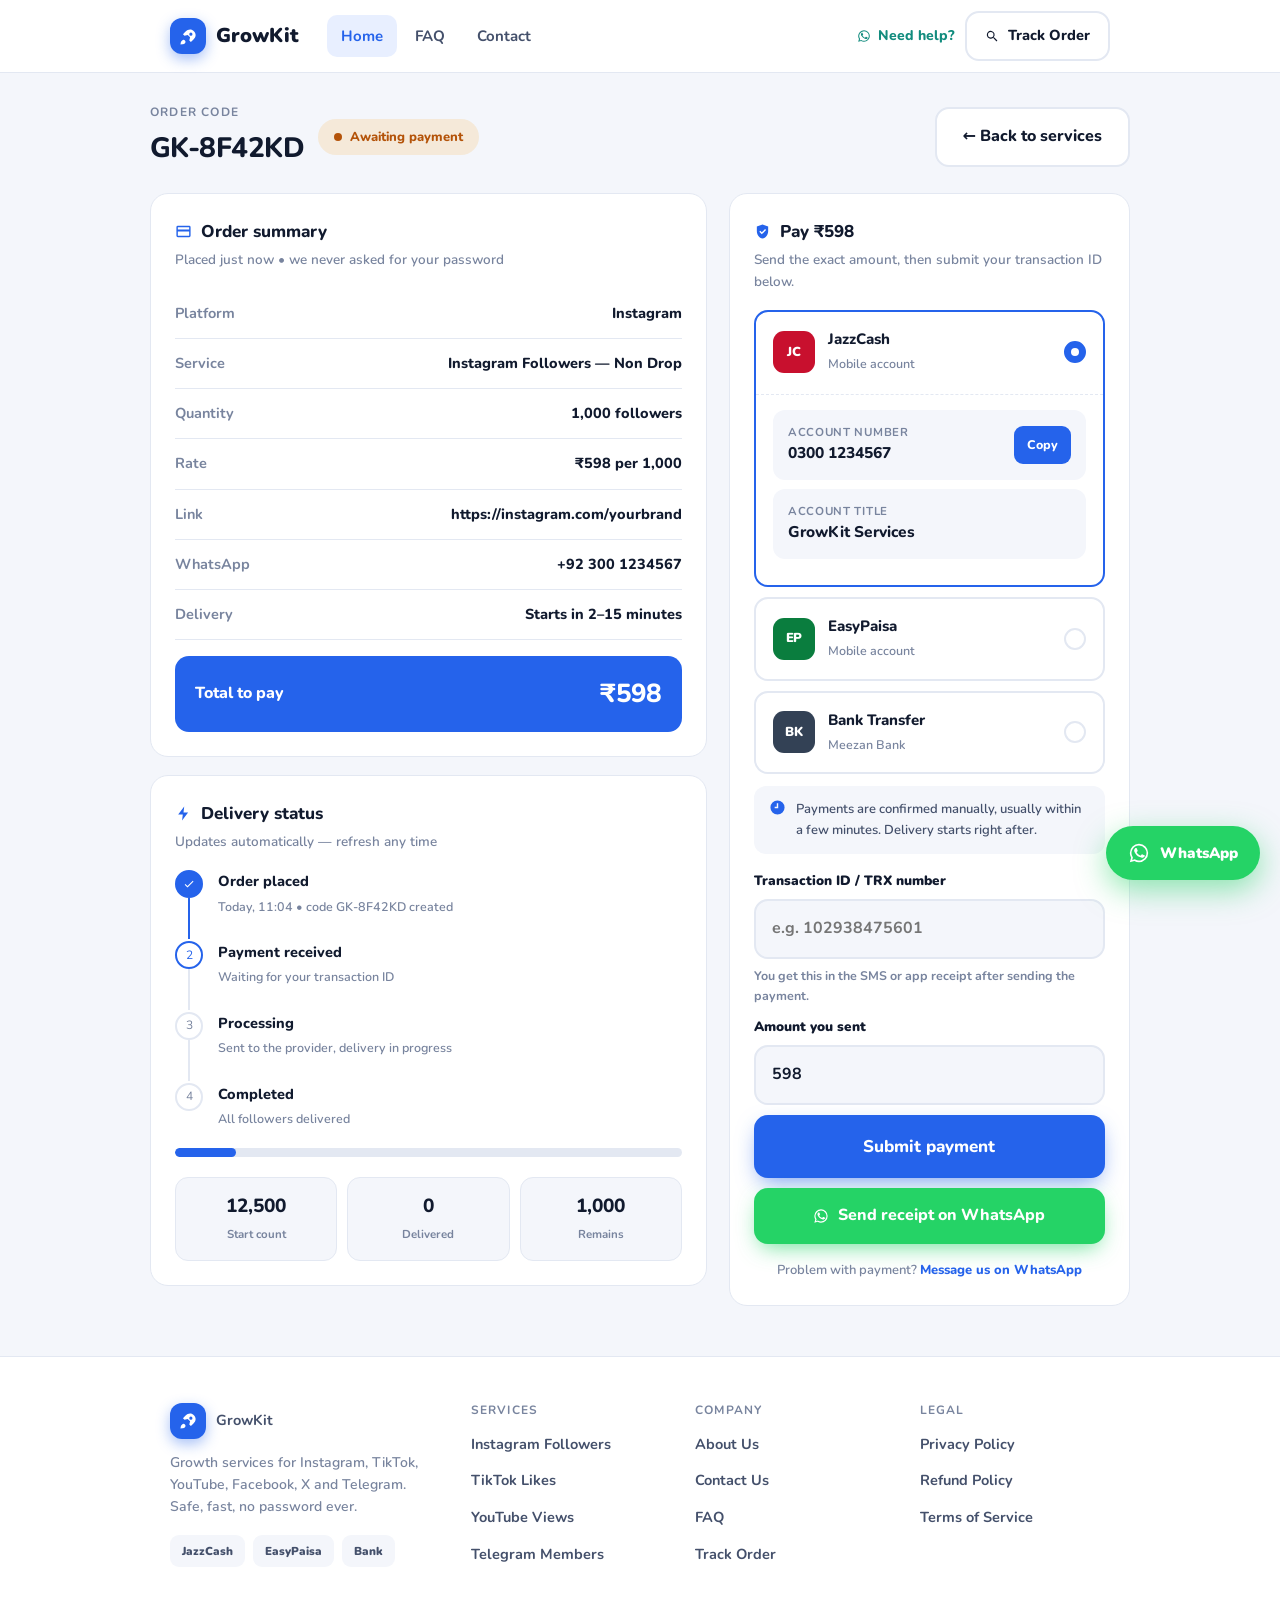
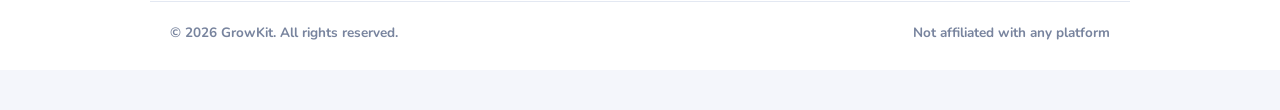
<file: mockups/order-d.html>
<!doctype html>
<html lang="en">
<head>
<meta charset="utf-8">
<meta name="viewport" content="width=device-width, initial-scale=1">
<title>Order &amp; Payment &mdash; Direction D (Guided Wizard)</title>
<link rel="preconnect" href="https://fonts.googleapis.com">
<link rel="preconnect" href="https://fonts.gstatic.com" crossorigin>
<link href="https://fonts.googleapis.com/css2?family=Nunito:wght@400;600;700;800;900&display=swap" rel="stylesheet">
<style>

*,*::before,*::after{box-sizing:border-box}
:root{
  --bg:#f4f6fb; --paper:#fff; --ink:#111a2e; --ink-2:#44506b; --muted:#78849e;
  --line:#e3e8f2; --brand:#2563eb; --brand-2:#3b82f6; --brand-soft:#e8efff;
  --ok:#16a34a; --ok-soft:#e7f8ee; --pc:#2563eb; --radius:18px;
  --shadow:0 2px 3px rgba(17,26,46,.04), 0 10px 26px rgba(17,26,46,.07);
  --shadow-lg:0 10px 24px rgba(37,99,235,.14), 0 28px 64px rgba(17,26,46,.12);
}
html{-webkit-text-size-adjust:100%}
body{margin:0;font-family:'Nunito',system-ui,-apple-system,sans-serif;background:var(--bg);color:var(--ink);
  line-height:1.6;overflow-x:hidden;font-size:16px}
a{color:inherit;text-decoration:none}
h1,h2,h3,h4{margin:0;line-height:1.18;letter-spacing:-.02em}
p{margin:0}
button,input{font:inherit;color:inherit}
svg{max-width:100%}
.wrap{width:100%;max-width:980px;margin:0 auto;padding:0 20px}
.icon{width:1em;height:1em;display:inline-block;vertical-align:-.125em;fill:currentColor;flex:none}

.btn{display:inline-flex;align-items:center;justify-content:center;gap:9px;border:0;border-radius:14px;
  padding:15px 26px;font-weight:800;font-size:16px;cursor:pointer;transition:transform .14s, box-shadow .14s, background .14s;white-space:nowrap}
.btn:active{transform:translateY(1px)}
.btn-primary{background:var(--brand);color:#fff;box-shadow:0 8px 22px -6px rgba(37,99,235,.65)}
.btn-primary:hover{background:#1d4ed8;box-shadow:0 12px 30px -6px rgba(37,99,235,.8)}
.btn-primary:disabled{background:#c3cde0;box-shadow:none;cursor:not-allowed;color:#8a97b1}
.btn-ghost{background:var(--paper);color:var(--ink);border:2px solid var(--line)}
.btn-ghost:hover{border-color:#c7d2e8}
.btn-wa{background:#25d366;color:#fff;box-shadow:0 8px 22px -6px rgba(37,211,102,.7)}
.btn-lg{padding:18px 32px;font-size:17px}
.btn-block{width:100%}

header{background:var(--paper);border-bottom:1px solid var(--line);position:sticky;top:0;z-index:40}
.nav{display:flex;align-items:center;gap:16px;height:72px;max-width:980px;margin:0 auto;padding:0 20px}
.logo{display:flex;align-items:center;gap:10px;font-weight:900;font-size:20px}
.logo-mark{width:36px;height:36px;border-radius:12px;background:var(--brand);color:#fff;display:grid;
  place-items:center;font-size:19px;flex:none;box-shadow:0 5px 14px rgba(37,99,235,.4)}
.nav-links{display:flex;gap:4px;margin-left:12px}
.nav-links a{padding:9px 14px;border-radius:10px;font-weight:700;font-size:15px;color:var(--ink-2)}
.nav-links a:hover,.nav-links a.active{background:var(--brand-soft);color:var(--brand)}
.nav-right{margin-left:auto;display:flex;align-items:center;gap:10px}
.wa-link{display:inline-flex;align-items:center;gap:7px;font-weight:800;font-size:14px;color:#128c7e}
.burger{display:none;background:none;border:2px solid var(--line);border-radius:10px;padding:8px 10px;cursor:pointer}
.drawer{display:none;background:var(--paper);border-bottom:1px solid var(--line);padding:10px 20px 18px}
.drawer.show{display:block}
.drawer a{display:block;padding:13px 0;font-weight:700;border-bottom:1px solid var(--line)}
.drawer .btn{margin-top:14px}

/* intro */
.intro{text-align:center;padding:40px 0 10px}
.badge-trust{display:inline-flex;align-items:center;gap:9px;background:var(--paper);border:1px solid var(--line);
  border-radius:999px;padding:8px 18px;font-size:13.5px;font-weight:800;box-shadow:var(--shadow)}
.badge-trust .stars{display:inline-flex;gap:1px;color:#f5a623}
h1{font-size:clamp(27px,4.4vw,42px);font-weight:900;margin:18px 0 14px}
h1 .hl{color:var(--brand)}
.intro p{color:var(--ink-2);max-width:54ch;margin:0 auto;font-size:16.5px}
.intro p b{color:var(--ink)}
.trustrow{display:flex;justify-content:center;gap:10px;flex-wrap:wrap;margin:26px 0 0}
.tchip{display:flex;align-items:center;gap:8px;background:var(--paper);border:1px solid var(--line);
  border-radius:999px;padding:9px 16px;font-size:13.5px;font-weight:800;box-shadow:var(--shadow)}
.tchip .icon{color:var(--brand);font-size:16px}

/* wizard shell */
.wiz{background:var(--paper);border:1px solid var(--line);border-radius:26px;box-shadow:var(--shadow-lg);
  margin:34px 0 10px;overflow:hidden}
.wiz-head{padding:22px 28px 0}
.pbar{height:8px;background:var(--bg);border-radius:999px;overflow:hidden}
.pbar i{display:block;height:100%;background:linear-gradient(90deg,var(--brand),#60a5fa);border-radius:999px;
  width:20%;transition:width .35s cubic-bezier(.3,.9,.3,1)}
.crumbs{display:flex;gap:6px;flex-wrap:wrap;margin:16px 0 0;font-size:12.5px;font-weight:800;color:var(--muted)}
.crumbs b{color:var(--brand)}
.wiz-body{padding:26px 28px 28px}
.step{display:none}
.step.on{display:block;animation:slide .3s ease}
@keyframes slide{from{opacity:0;transform:translateX(14px)}to{opacity:1;transform:none}}
.q{font-size:clamp(21px,3vw,28px);font-weight:900;margin-bottom:7px}
.qsub{color:var(--muted);font-size:14.5px;font-weight:700;margin-bottom:22px}

/* big choice tiles */
.tiles{display:grid;grid-template-columns:repeat(auto-fit,minmax(150px,1fr));gap:12px}
.tile{display:flex;flex-direction:column;align-items:center;gap:10px;background:var(--paper);
  border:2.5px solid var(--line);border-radius:18px;padding:22px 14px;cursor:pointer;font-weight:800;
  font-size:15px;transition:all .18s;text-align:center;color:var(--ink)}
.tile .icon{font-size:30px;color:var(--pc,var(--brand));transition:transform .18s}
.tile small{color:var(--muted);font-size:12px;font-weight:700}
.tile:hover{border-color:#c7d2e8;transform:translateY(-3px);box-shadow:var(--shadow)}
.tile:hover .icon{transform:scale(1.1)}
.tile.sel{border-color:var(--pc,var(--brand));background:#f7faff;box-shadow:0 0 0 4px rgba(37,99,235,.1)}
.tile.sel::after{content:"\2713";position:absolute;top:10px;right:12px;width:22px;height:22px;border-radius:50%;
  background:var(--pc,var(--brand));color:#fff;font-size:12px;display:grid;place-items:center;font-weight:900}
.tile{position:relative}

/* package rows */
.pkgs{display:grid;gap:12px}
.pkg{display:flex;align-items:center;gap:15px;background:var(--paper);border:2.5px solid var(--line);
  border-radius:18px;padding:18px 20px;cursor:pointer;transition:all .18s;text-align:left;width:100%}
.pkg:hover{border-color:#c7d2e8;box-shadow:var(--shadow)}
.pkg.sel{border-color:var(--brand);background:#f7faff;box-shadow:0 0 0 4px rgba(37,99,235,.1)}
.radio{width:24px;height:24px;border-radius:50%;border:2.5px solid var(--line);flex:none;display:grid;place-items:center}
.pkg.sel .radio{border-color:var(--brand);background:var(--brand)}
.pkg.sel .radio::after{content:"";width:9px;height:9px;border-radius:50%;background:#fff}
.pkg-main{flex:1;min-width:0}
.pkg-main b{display:block;font-size:16px;font-weight:900}
.pkg-main small{color:var(--muted);font-size:13px;font-weight:700;display:block;margin-top:2px}
.pkg-tags{display:flex;gap:6px;flex-wrap:wrap;margin-top:8px}
.ptag{background:var(--bg);border-radius:7px;padding:4px 9px;font-size:11.5px;font-weight:800;color:var(--ink-2)}
.ptag.ok{background:var(--ok-soft);color:#146c3a}
.pkg-rate{text-align:right;flex:none}
.pkg-rate b{display:block;font-size:17px;font-weight:900;color:var(--brand)}
.pkg-rate small{color:var(--muted);font-size:11.5px;font-weight:800}

/* quantity */
/* ---- quantity + amount (kept deliberately plain) ---- */
.qp{display:grid;grid-template-columns:1fr 1fr;gap:14px}
.qp-f>span{display:block;font-size:13px;font-weight:900;color:var(--ink-2);margin-bottom:9px}
.qp input,.qp .price{width:100%;height:62px;border:2px solid var(--line);border-radius:16px;padding:0 18px;
  font-size:25px;font-weight:900;letter-spacing:-.02em;outline:none;background:var(--bg);
  display:flex;align-items:center;font-family:inherit}
.qp input{-moz-appearance:textfield;color:var(--ink)}
.qp input::-webkit-outer-spin-button,.qp input::-webkit-inner-spin-button{-webkit-appearance:none;margin:0}
.qp input:focus{border-color:var(--brand);background:var(--paper)}
.qp .price{background:var(--brand);border-color:var(--brand);color:#fff}
.qp-note{font-size:13px;color:var(--muted);font-weight:700;margin-top:12px}
.qp-del{display:flex;align-items:center;gap:7px;font-size:13.5px;font-weight:800;color:var(--ok);margin-top:16px}
.err{color:#dc2626;font-size:13.5px;font-weight:800;margin-top:10px;display:none}
.err.show{display:block}

/* form */
.field{margin-bottom:18px}
.field label{display:block;font-size:13.5px;font-weight:900;margin-bottom:8px}
.field input{width:100%;border:2px solid var(--line);border-radius:14px;padding:15px 16px;font-size:16px;
  font-weight:700;outline:none;background:var(--bg);transition:border-color .15s, background .15s}
.field input:focus{border-color:var(--brand);background:var(--paper)}
.field small{display:block;color:var(--muted);font-size:12.5px;font-weight:700;margin-top:7px}
.safe-note{display:flex;gap:11px;background:var(--ok-soft);border-radius:14px;padding:15px 17px;font-size:13.5px;
  font-weight:800;color:#146c3a;margin-bottom:20px}
.safe-note .icon{font-size:19px;flex:none}

/* review */
.review{background:var(--bg);border-radius:18px;padding:8px 20px;margin-bottom:18px}
.rrow{display:flex;justify-content:space-between;gap:14px;padding:14px 0;border-bottom:1px solid var(--line);
  font-size:14.5px;font-weight:700}
.rrow:last-child{border-bottom:0}
.rrow span{color:var(--muted);font-weight:800}
.rrow b{text-align:right;word-break:break-all}
.rtotal{display:flex;justify-content:space-between;align-items:center;background:var(--brand);color:#fff;
  border-radius:16px;padding:18px 22px;margin-bottom:20px;font-weight:900}
.rtotal .big{font-size:28px}

/* nav buttons */
.wiz-foot{display:flex;gap:12px;align-items:center;margin-top:24px;padding-top:22px;border-top:1px solid var(--line)}
.wiz-foot .btn-ghost{flex:none}
.wiz-foot .btn-primary{flex:1}
.helper{font-size:13px;font-weight:700;color:var(--muted);text-align:center;margin-top:14px}

/* static sections */
.section{padding:56px 0}
.section-head{text-align:center;max-width:640px;margin:0 auto 30px}
.eyebrow{display:inline-block;background:var(--brand-soft);color:var(--brand);font-weight:900;font-size:12px;
  letter-spacing:.1em;text-transform:uppercase;padding:6px 14px;border-radius:999px;margin-bottom:13px}
h2{font-size:clamp(24px,3.4vw,34px);font-weight:900}
.section-head p{color:var(--ink-2);margin-top:12px}
.steps3{display:grid;grid-template-columns:repeat(3,1fr);gap:16px}
.s3{background:var(--paper);border:1px solid var(--line);border-radius:20px;padding:26px 22px;box-shadow:var(--shadow)}
.s3-n{width:44px;height:44px;border-radius:14px;background:var(--brand-soft);color:var(--brand);display:grid;
  place-items:center;font-weight:900;font-size:19px;margin-bottom:14px}
.s3 h3{font-size:17.5px;margin-bottom:8px}
.s3 p{color:var(--muted);font-size:14px;font-weight:600}
.faq{max-width:760px;margin:0 auto;display:grid;gap:11px}
.fitem{background:var(--paper);border:2px solid var(--line);border-radius:16px;overflow:hidden;transition:border-color .2s}
.fitem.open{border-color:var(--brand)}
.fq{width:100%;text-align:left;background:none;border:0;padding:18px 22px;font-weight:800;font-size:15.5px;
  cursor:pointer;display:flex;justify-content:space-between;align-items:center;gap:14px}
.fq i{font-style:normal;font-size:22px;color:var(--brand);transition:transform .25s;flex:none}
.fitem.open .fq i{transform:rotate(45deg)}
.fa{max-height:0;overflow:hidden;transition:max-height .3s ease}
.fa p{padding:0 22px 20px;color:var(--ink-2);font-size:14.5px;font-weight:600}

footer{background:var(--paper);border-top:1px solid var(--line);padding:46px 0 26px;margin-top:40px}
.fgrid{display:grid;grid-template-columns:1.4fr repeat(3,1fr);gap:34px;max-width:980px;margin:0 auto;padding:0 20px}
.fgrid h4{font-size:12px;text-transform:uppercase;letter-spacing:.1em;color:var(--muted);margin-bottom:15px}
.fgrid ul{list-style:none;padding:0;margin:0;display:grid;gap:11px}
.fgrid a{font-size:14.5px;font-weight:700;color:var(--ink-2)}
.fgrid a:hover{color:var(--brand)}
.fabout p{color:var(--muted);font-size:14px;font-weight:600;margin-top:13px;max-width:34ch}
.pays{display:flex;gap:8px;margin-top:16px;flex-wrap:wrap}
.pay{background:var(--bg);border-radius:9px;padding:7px 12px;font-size:11.5px;font-weight:900;color:var(--ink-2)}
.fbottom{border-top:1px solid var(--line);margin-top:34px;padding-top:20px;display:flex;justify-content:space-between;
  gap:16px;flex-wrap:wrap;color:var(--muted);font-size:13.5px;font-weight:700;max-width:980px;margin-left:auto;
  margin-right:auto;padding-left:20px;padding-right:20px}

/* modal */
.overlay{position:fixed;inset:0;background:rgba(17,26,46,.55);backdrop-filter:blur(5px);z-index:90;display:none;
  align-items:center;justify-content:center;padding:20px;overflow-y:auto}
.overlay.show{display:flex}
.modal{background:var(--paper);border-radius:24px;width:100%;max-width:430px;box-shadow:0 30px 70px rgba(0,0,0,.3);
  animation:pop .25s cubic-bezier(.2,.9,.3,1.2);max-height:calc(100vh - 40px);overflow-y:auto}
@keyframes pop{from{opacity:0;transform:translateY(16px) scale(.97)}to{opacity:1;transform:none}}
.mhead{display:flex;align-items:flex-start;gap:14px;padding:24px 24px 0}
.mhead h3{font-size:20px;font-weight:900}
.mhead p{color:var(--muted);font-size:13.5px;font-weight:700;margin-top:4px}
.mclose{margin-left:auto;background:var(--bg);border:0;width:34px;height:34px;border-radius:50%;font-size:19px;
  cursor:pointer;color:var(--ink-2);flex:none;line-height:1}
.mbody{padding:22px 24px 24px}
.summary{display:flex;align-items:center;gap:13px;background:var(--bg);border-radius:16px;padding:15px;margin-bottom:18px}
.summary .si{width:44px;height:44px;border-radius:13px;background:var(--paper);display:grid;place-items:center;
  font-size:21px;flex:none;color:var(--brand)}
.summary b{display:block;font-size:15px;font-weight:900}
.summary small{color:var(--muted);font-size:12.5px;font-weight:700}
.muted-note{font-size:13px;color:var(--muted);font-weight:700;margin-top:12px}

.fab{position:fixed;right:20px;bottom:20px;z-index:60;display:flex;align-items:center;gap:10px;background:#25d366;
  color:#fff;border:0;border-radius:999px;padding:15px 22px;font-weight:900;font-size:15px;cursor:pointer;
  box-shadow:0 10px 30px rgba(37,211,102,.5)}
.fab:hover{transform:translateY(-2px)}
.fab .icon{font-size:22px}

@media (max-width:860px){
  .steps3{grid-template-columns:1fr}
  .fgrid{grid-template-columns:1fr 1fr}
}
@media (max-width:760px){
  .nav-links,.nav-right .wa-link,.nav-right .btn-ghost{display:none}
  .burger{display:block;margin-left:auto}
  .nav{height:64px}
  .intro{padding:28px 0 4px}
  .wiz{border-radius:20px;margin-top:24px}
  .wiz-head{padding:18px 18px 0}
  .wiz-body{padding:20px 18px 22px}
  .tiles{grid-template-columns:1fr 1fr;gap:10px}
  .tile{padding:18px 10px;font-size:14px}
  .tile .icon{font-size:26px}
  .pkg{flex-wrap:wrap;padding:16px}
  .pkg-rate{text-align:left;width:100%;display:flex;gap:8px;align-items:baseline;
    border-top:1px solid var(--line);padding-top:10px;margin-top:4px}
  .qp{grid-template-columns:1fr;gap:12px}
  .qp input,.qp .price{height:56px;font-size:22px}
  .wiz-foot{flex-direction:column-reverse}
  .wiz-foot .btn{width:100%}
  .section{padding:40px 0}
  .fgrid{grid-template-columns:1fr}
  .fab{padding:15px;border-radius:50%}
  .fab span{display:none}
}

/* ---- order page token aliases ---- */
:root{
  --page:var(--bg);      --surface:var(--paper);   --acc:var(--brand); --acc-on:#fff;
}
/* ============ order page additions (uses the direction's own tokens) ============ */
body{padding-bottom:40px}
.opage{padding:30px 0 10px}
.obar{display:flex;align-items:center;gap:14px;flex-wrap:wrap;margin-bottom:22px}
.ocode{font-size:clamp(21px,3vw,28px);font-weight:800;letter-spacing:-.02em}
.ocode small{display:block;font-size:12px;font-weight:700;color:var(--muted);letter-spacing:.12em;
  text-transform:uppercase;margin-bottom:4px;letter-spacing:.1em}
.sbadge{display:inline-flex;align-items:center;gap:8px;border-radius:999px;padding:8px 16px;font-size:13px;font-weight:800}
.sbadge .d{width:8px;height:8px;border-radius:50%;background:currentColor}
.sb-pending{background:rgba(245,158,11,.14);color:#b45309}
.sb-paid{background:rgba(37,99,235,.14);color:#1d4ed8}
.sb-processing{background:rgba(168,116,58,.16);color:#8a5d2a}
.sb-completed{background:rgba(22,163,74,.15);color:#15803d}
.ogrid{display:grid;grid-template-columns:1.25fr .9fr;gap:22px;align-items:start}
.panel{background:var(--surface);border:1px solid var(--line);border-radius:var(--radius);padding:24px}
.panel + .panel{margin-top:18px}
.ptitle{font-size:17px;font-weight:800;margin-bottom:4px;display:flex;align-items:center;gap:9px}
.ptitle .icon{color:var(--acc)}
.psubtitle{color:var(--muted);font-size:13.5px;font-weight:600;margin-bottom:18px}

/* summary rows */
.orow{display:flex;justify-content:space-between;gap:16px;padding:13px 0;border-bottom:1px solid var(--line);
  font-size:14.5px;font-weight:600}
.orow:last-of-type{border-bottom:0}
.orow span{color:var(--muted);font-weight:700}
.orow b{text-align:right;word-break:break-all;font-weight:800}
.ototal{display:flex;justify-content:space-between;align-items:center;gap:14px;background:var(--acc);
  color:var(--acc-on);border-radius:14px;padding:17px 20px;margin-top:16px;font-weight:800}
.ototal .big{font-size:26px;letter-spacing:-.02em}

/* timeline */
.tl{list-style:none;padding:0;margin:4px 0 0}
.tl li{display:flex;gap:15px;padding-bottom:22px;position:relative}
.tl li:last-child{padding-bottom:0}
.tl li::before{content:"";position:absolute;left:13px;top:28px;bottom:2px;width:2px;background:var(--line)}
.tl li:last-child::before{display:none}
.tl li.done::before{background:var(--acc)}
.tl .dot{width:28px;height:28px;border-radius:50%;border:2px solid var(--line);flex:none;display:grid;
  place-items:center;font-size:12px;color:var(--muted);background:var(--surface);z-index:1}
.tl li.done .dot{background:var(--acc);border-color:var(--acc);color:var(--acc-on)}
.tl li.now .dot{border-color:var(--acc);color:var(--acc)}
.tl b{display:block;font-size:14.5px;font-weight:800}
.tl small{color:var(--muted);font-size:12.5px;font-weight:600}
.counts{display:grid;grid-template-columns:repeat(3,1fr);gap:10px;margin-top:20px}
.count{background:var(--page);border:1px solid var(--line);border-radius:13px;padding:13px;text-align:center}
.count b{display:block;font-size:19px;font-weight:800}
.count small{color:var(--muted);font-size:11.5px;font-weight:700}
.progress{height:9px;border-radius:999px;background:var(--line);overflow:hidden;margin-top:16px}
.progress i{display:block;height:100%;border-radius:999px;background:var(--acc);width:64%;transition:width .4s}

/* payment methods */
.pm{display:grid;gap:10px}
.pmethod{border:2px solid var(--line);border-radius:14px;overflow:hidden;transition:border-color .2s}
.pmethod.on{border-color:var(--acc)}
.pmhead{width:100%;display:flex;align-items:center;gap:13px;background:none;border:0;padding:15px 17px;
  cursor:pointer;text-align:left;font:inherit;color:inherit}
.pmlogo{width:42px;height:42px;border-radius:11px;flex:none;display:grid;place-items:center;font-size:13px;
  font-weight:900;color:#fff;letter-spacing:-.02em}
.pm-jz{background:#c8102e}.pm-ep{background:#0a7d3e}.pm-bank{background:#334155}
.pmhead b{display:block;font-size:15px;font-weight:800}
.pmhead small{color:var(--muted);font-size:12.5px;font-weight:600}
.pmradio{margin-left:auto;width:22px;height:22px;border-radius:50%;border:2px solid var(--line);flex:none;
  display:grid;place-items:center}
.pmethod.on .pmradio{border-color:var(--acc);background:var(--acc)}
.pmethod.on .pmradio::after{content:"";width:8px;height:8px;border-radius:50%;background:var(--acc-on)}
.pmbody{display:none;padding:0 17px 17px;border-top:1px dashed var(--line);margin-top:2px;padding-top:15px}
.pmethod.on .pmbody{display:block}
.acct{display:flex;align-items:center;gap:12px;background:var(--page);border-radius:12px;padding:13px 15px;margin-bottom:9px}
.acct div{flex:1;min-width:0}
.acct small{display:block;color:var(--muted);font-size:11.5px;font-weight:700;letter-spacing:.06em;text-transform:uppercase}
.acct b{font-size:15.5px;font-weight:800;word-break:break-all}
.copy{background:var(--acc);color:var(--acc-on);border:0;border-radius:9px;padding:9px 13px;font-size:12.5px;
  font-weight:800;cursor:pointer;flex:none}
.copy:active{transform:scale(.96)}
.note{display:flex;gap:10px;background:var(--page);border-radius:12px;padding:13px 15px;font-size:13px;
  font-weight:600;color:var(--ink-2);margin-top:12px}
.note .icon{color:var(--acc);font-size:17px;flex:none}
.err{color:#dc2626;font-size:13px;font-weight:800;margin-top:9px;display:none}
.err.show{display:block}
.okmsg{display:none;gap:11px;background:rgba(22,163,74,.12);color:#15803d;border-radius:13px;padding:15px 17px;
  font-size:13.5px;font-weight:800;margin-top:14px}
.okmsg.show{display:flex}
.okmsg .icon{font-size:18px;flex:none}
.stack{display:grid;gap:10px;margin-top:16px}
.help{text-align:center;font-size:13px;font-weight:600;color:var(--muted);margin-top:16px}
.help a{color:var(--acc);font-weight:800}

@media (max-width:900px){ .ogrid{grid-template-columns:1fr} }
@media (max-width:760px){
  .opage{padding:20px 0 6px}
  .panel{padding:20px 17px}
  .counts{grid-template-columns:1fr;gap:8px}
  .count{display:flex;align-items:baseline;gap:9px;text-align:left}
  .ototal{flex-direction:column;align-items:flex-start;gap:4px}
}

</style>
</head>
<body>

<svg style="display:none" aria-hidden="true">
  <symbol id="i-instagram" viewBox="0 0 24 24"><path d="M12 2.2c-2.7 0-3 0-4.1.06-1 .05-1.7.21-2.3.45a4.6 4.6 0 0 0-1.7 1.1 4.6 4.6 0 0 0-1.1 1.7c-.24.6-.4 1.3-.45 2.3C2.2 9 2.2 9.3 2.2 12s0 3 .06 4.1c.05 1 .21 1.7.45 2.3a4.6 4.6 0 0 0 1.1 1.7 4.6 4.6 0 0 0 1.7 1.1c.6.24 1.3.4 2.3.45 1.1.06 1.4.06 4.1.06s3 0 4.1-.06c1-.05 1.7-.21 2.3-.45a4.9 4.9 0 0 0 2.8-2.8c.24-.6.4-1.3.45-2.3.06-1.1.06-1.4.06-4.1s0-3-.06-4.1c-.05-1-.21-1.7-.45-2.3a4.6 4.6 0 0 0-1.1-1.7 4.6 4.6 0 0 0-1.7-1.1c-.6-.24-1.3-.4-2.3-.45C15 2.2 14.7 2.2 12 2.2Zm0 1.8c2.67 0 2.98.01 4.03.06.78.04 1.2.16 1.49.27.37.15.64.32.92.6.28.28.45.55.6.92.11.28.23.7.27 1.49.05 1.05.06 1.36.06 4.03s-.01 2.98-.06 4.03c-.04.78-.16 1.2-.27 1.49a3.1 3.1 0 0 1-1.52 1.52c-.28.11-.71.23-1.49.27-1.05.05-1.36.06-4.03.06s-2.98-.01-4.03-.06c-.78-.04-1.2-.16-1.49-.27a3.1 3.1 0 0 1-1.52-1.52c-.11-.28-.23-.71-.27-1.49C4.01 14.98 4 14.67 4 12s.01-2.98.06-4.03c.04-.78.16-1.2.27-1.49.15-.37.32-.64.6-.92.28-.28.55-.45.92-.6.28-.11.71-.23 1.49-.27C8.39 4.65 8.7 4.64 12 4.64Zm0 2.4a4.96 4.96 0 1 0 0 9.92 4.96 4.96 0 0 0 0-9.92Zm0 1.8a3.16 3.16 0 1 1 0 6.32 3.16 3.16 0 0 1 0-6.32Zm6.3-2.14a1.16 1.16 0 1 1-2.32 0 1.16 1.16 0 0 1 2.32 0Z"/></symbol>
  <symbol id="i-tiktok" viewBox="0 0 24 24"><path d="M16.5 2h-3v12.4a2.6 2.6 0 1 1-2.6-2.6c.27 0 .53.04.78.12V8.78A6.1 6.1 0 0 0 10.9 8.7a5.7 5.7 0 1 0 5.7 5.7V8.9a6.4 6.4 0 0 0 4 1.38V7.2a3.6 3.6 0 0 1-3.6-3.6V2Z"/></symbol>
  <symbol id="i-youtube" viewBox="0 0 24 24"><path d="M21.6 7.2a2.8 2.8 0 0 0-1.97-1.98C17.9 4.75 12 4.75 12 4.75s-5.9 0-7.63.47A2.8 2.8 0 0 0 2.4 7.2C1.93 8.93 1.93 12 1.93 12s0 3.07.47 4.8a2.8 2.8 0 0 0 1.97 1.98c1.73.47 7.63.47 7.63.47s5.9 0 7.63-.47a2.8 2.8 0 0 0 1.97-1.98c.47-1.73.47-4.8.47-4.8s0-3.07-.47-4.8ZM10.1 15.3V8.7L15.8 12l-5.7 3.3Z"/></symbol>
  <symbol id="i-facebook" viewBox="0 0 24 24"><path d="M22 12.06C22 6.5 17.52 2 12 2S2 6.5 2 12.06C2 17.08 5.66 21.25 10.44 22v-7.03H7.9v-2.91h2.54V9.85c0-2.51 1.49-3.9 3.77-3.9 1.09 0 2.23.2 2.23.2v2.46h-1.26c-1.24 0-1.63.78-1.63 1.57v1.88h2.77l-.44 2.91h-2.33V22C18.34 21.25 22 17.08 22 12.06Z"/></symbol>
  <symbol id="i-x" viewBox="0 0 24 24"><path d="M17.53 3h3.3l-7.2 8.23L22 21h-6.47l-4.3-5.62L6.3 21H3l7.7-8.8L2.4 3h6.6l4.03 5.33L17.53 3Zm-1.16 16.03h1.82L7.3 4.88H5.35l11.02 14.15Z"/></symbol>
  <symbol id="i-telegram" viewBox="0 0 24 24"><path d="M21.6 4.2 18.5 19c-.23 1.03-.85 1.28-1.72.8l-4.75-3.5-2.3 2.2c-.25.26-.47.47-.95.47l.34-4.83 8.8-7.95c.38-.34-.08-.53-.59-.19L6.5 12.84l-4.68-1.46c-1.02-.32-1.04-1.02.21-1.5l17.9-6.9c.85-.31 1.6.2 1.33 1.22Z"/></symbol>
  <symbol id="i-shield" viewBox="0 0 24 24"><path d="M12 2 4 5v6.5c0 5 3.4 9.3 8 10.5 4.6-1.2 8-5.5 8-10.5V5l-8-3Zm-1 14-3.5-3.5 1.4-1.4L11 13.2l4.6-4.6 1.4 1.4L11 16Z"/></symbol>
  <symbol id="i-bolt" viewBox="0 0 24 24"><path d="M13 2 4.5 13.5H11L10 22l8.5-11.5H12L13 2Z"/></symbol>
  <symbol id="i-users" viewBox="0 0 24 24"><path d="M9 11a4 4 0 1 0 0-8 4 4 0 0 0 0 8Zm7 0a3 3 0 1 0 0-6 3 3 0 0 0 0 6Zm0 2c-1.2 0-2.3.3-3.2.8 1.4 1 2.2 2.4 2.2 4.2V21h7v-2c0-3.3-2.7-6-6-6ZM9 13c-3.9 0-7 2.7-7 6v2h14v-2c0-3.3-3.1-6-7-6Z"/></symbol>
  <symbol id="i-chat" viewBox="0 0 24 24"><path d="M12 2a10 10 0 0 0-8.6 15.1L2 22l4.9-1.4A10 10 0 1 0 12 2Zm0 4a1 1 0 0 1 1 1v4.6l3 1.8-.9 1.5-3.6-2.2V7a1 1 0 0 1 .5-1Z"/></symbol>
  <symbol id="i-whatsapp" viewBox="0 0 24 24"><path d="M17.5 14.4c-.3-.15-1.7-.84-1.96-.94-.26-.1-.45-.14-.64.14-.19.29-.75.95-.92 1.14-.17.19-.34.21-.62.07a7.6 7.6 0 0 1-2.25-1.39 8.5 8.5 0 0 1-1.56-1.94c-.16-.28-.02-.44.12-.6.14-.16.34-.4.5-.6.17-.2.22-.33.33-.55.1-.22.05-.4-.03-.57-.08-.17-.63-1.52-.86-2.07-.22-.54-.45-.47-.62-.47h-.53c-.19 0-.5.07-.75.35-.26.28-.98.95-.98 2.33s1 2.7 1.14 2.9c.14.18 1.96 3.13 4.84 4.26 2.87 1.14 2.87.76 3.39.71.52-.05 1.7-.69 1.94-1.36.24-.67.24-1.24.17-1.36-.07-.12-.26-.19-.54-.33ZM12 22a9.9 9.9 0 0 1-5.03-1.37L2 22l1.4-4.86A9.9 9.9 0 0 1 2 12 10 10 0 1 1 12 22Zm0-18.2A8.2 8.2 0 0 0 5.2 16.5l.2.32-.83 2.9 2.98-.8.3.18A8.2 8.2 0 1 0 12 3.8Z"/></symbol>
  <symbol id="i-star" viewBox="0 0 24 24"><path d="m12 17.3-6.2 3.7 1.7-7-5.4-4.7 7.1-.6L12 2l2.8 6.7 7.1.6-5.4 4.7 1.7 7L12 17.3Z"/></symbol>
  <symbol id="i-clock" viewBox="0 0 24 24"><path d="M12 2a10 10 0 1 0 0 20 10 10 0 0 0 0-20Zm1 11h-5v-2h3V6h2v7Z"/></symbol>
  <symbol id="i-search" viewBox="0 0 24 24"><path d="M15.5 14h-.8l-.3-.3a6.5 6.5 0 1 0-.7.7l.3.3v.8l5 5 1.5-1.5-5-5Zm-6 0a4.5 4.5 0 1 1 0-9 4.5 4.5 0 0 1 0 9Z"/></symbol>
  <symbol id="i-check" viewBox="0 0 24 24"><path d="M9 16.2 4.8 12l-1.4 1.4L9 19 21 7l-1.4-1.4L9 16.2Z"/></symbol>
  <symbol id="i-rocket" viewBox="0 0 24 24"><path d="M14 3c3.5 0 7 3.5 7 7 0 2-1 4-3 6l-3 3-2-2 1-4-3-3-4 1-2-2 3-3c2-2 4-3 6-3Zm1 4a2 2 0 1 0 0 4 2 2 0 0 0 0-4ZM4 17c1-1 2.5-1 3.5 0s1 2.5 0 3.5C6 22 2 22 2 22s0-4 2-5Z"/></symbol>
  <symbol id="i-card" viewBox="0 0 24 24"><path d="M20 4H4a2 2 0 0 0-2 2v12a2 2 0 0 0 2 2h16a2 2 0 0 0 2-2V6a2 2 0 0 0-2-2Zm0 14H4v-6h16v6Zm0-9H4V6h16v3Z"/></symbol>
  <symbol id="i-menu" viewBox="0 0 24 24"><path d="M3 6h18v2H3V6Zm0 5h18v2H3v-2Zm0 5h18v2H3v-2Z"/></symbol>
</svg>

<header>
  <div class="nav">
    <a href="front-d.html" class="logo"><span class="logo-mark"><svg class="icon"><use href="#i-rocket"></use></svg></span>GrowKit</a>
    <nav class="nav-links"><a href="#" class="active">Home</a><a href="front-d.html#faq">FAQ</a><a href="front-d.html#contact">Contact</a></nav>
    <div class="nav-right">
      <a href="#" class="wa-link" onclick="return false"><svg class="icon"><use href="#i-whatsapp"></use></svg> Need help?</a>
      <button class="btn btn-ghost" onclick="openTrack()" style="padding:11px 18px;font-size:14.5px"><svg class="icon"><use href="#i-search"></use></svg> Track Order</button>
      <button class="burger" onclick="document.getElementById('drawer').classList.toggle('show')"><svg class="icon"><use href="#i-menu"></use></svg></button>
    </div>
  </div>
  <div class="drawer" id="drawer">
    <a href="#">Home</a><a href="front-d.html#faq">FAQ</a><a href="front-d.html#contact">Contact</a><a href="#" onclick="return false">WhatsApp help</a>
    <button class="btn btn-primary btn-block" onclick="openTrack()">Track Order</button>
  </div>
</header>
<main class="wrap opage">
  <div class="obar">
    <div class="ocode"><small>Order code</small>GK-8F42KD</div>
    <span class="sbadge sb-pending" id="statusBadge"><span class="d"></span> Awaiting payment</span>
    <a href="front-d.html" class="btn btn-ghost" style="margin-left:auto">&larr; Back to services</a>
  </div>

  <div class="ogrid">
    <!-- ============ LEFT ============ -->
    <div>
      <div class="panel">
        <div class="ptitle"><svg class="icon"><use href="#i-card"></use></svg> Order summary</div>
        <div class="psubtitle">Placed just now &bull; we never asked for your password</div>
        <div class="orow"><span>Platform</span><b>Instagram</b></div>
        <div class="orow"><span>Service</span><b>Instagram Followers &mdash; Non Drop</b></div>
        <div class="orow"><span>Quantity</span><b>1,000 followers</b></div>
        <div class="orow"><span>Rate</span><b>&#8377;598 per 1,000</b></div>
        <div class="orow"><span>Link</span><b>https://instagram.com/yourbrand</b></div>
        <div class="orow"><span>WhatsApp</span><b>+92 300 1234567</b></div>
        <div class="orow"><span>Delivery</span><b>Starts in 2&ndash;15 minutes</b></div>
        <div class="ototal"><span>Total to pay</span><span class="big">&#8377;598</span></div>
      </div>

      <div class="panel">
        <div class="ptitle"><svg class="icon"><use href="#i-bolt"></use></svg> Delivery status</div>
        <div class="psubtitle">Updates automatically &mdash; refresh any time</div>
        <ul class="tl" id="timeline">
          <li class="done"><span class="dot"><svg class="icon"><use href="#i-check"></use></svg></span>
            <div><b>Order placed</b><small>Today, 11:04 &bull; code GK-8F42KD created</small></div></li>
          <li class="now" id="tlPaid"><span class="dot">2</span>
            <div><b>Payment received</b><small id="tlPaidSub">Waiting for your transaction ID</small></div></li>
          <li id="tlProc"><span class="dot">3</span>
            <div><b>Processing</b><small>Sent to the provider, delivery in progress</small></div></li>
          <li id="tlDone"><span class="dot">4</span>
            <div><b>Completed</b><small>All followers delivered</small></div></li>
        </ul>
        <div class="progress"><i id="progBar" style="width:12%"></i></div>
        <div class="counts">
          <div class="count"><b id="cStart">12,500</b><small>Start count</small></div>
          <div class="count"><b id="cDone">0</b><small>Delivered</small></div>
          <div class="count"><b id="cLeft">1,000</b><small>Remains</small></div>
        </div>
      </div>
    </div>

    <!-- ============ RIGHT ============ -->
    <div>
      <div class="panel">
        <div class="ptitle"><svg class="icon"><use href="#i-shield"></use></svg> Pay &#8377;598</div>
        <div class="psubtitle">Send the exact amount, then submit your transaction ID below.</div>

        <div class="pm" id="pmList">
          <div class="pmethod on" data-pm="JazzCash">
            <button class="pmhead" onclick="pickPm(this)">
              <span class="pmlogo pm-jz">JC</span>
              <span><b>JazzCash</b><small>Mobile account</small></span>
              <span class="pmradio"></span>
            </button>
            <div class="pmbody">
              <div class="acct"><div><small>Account number</small><b>0300 1234567</b></div>
                <button class="copy" onclick="copyIt(this,'03001234567')">Copy</button></div>
              <div class="acct"><div><small>Account title</small><b>GrowKit Services</b></div></div>
            </div>
          </div>

          <div class="pmethod" data-pm="EasyPaisa">
            <button class="pmhead" onclick="pickPm(this)">
              <span class="pmlogo pm-ep">EP</span>
              <span><b>EasyPaisa</b><small>Mobile account</small></span>
              <span class="pmradio"></span>
            </button>
            <div class="pmbody">
              <div class="acct"><div><small>Account number</small><b>0345 7654321</b></div>
                <button class="copy" onclick="copyIt(this,'03457654321')">Copy</button></div>
              <div class="acct"><div><small>Account title</small><b>GrowKit Services</b></div></div>
            </div>
          </div>

          <div class="pmethod" data-pm="Bank Transfer">
            <button class="pmhead" onclick="pickPm(this)">
              <span class="pmlogo pm-bank">BK</span>
              <span><b>Bank Transfer</b><small>Meezan Bank</small></span>
              <span class="pmradio"></span>
            </button>
            <div class="pmbody">
              <div class="acct"><div><small>IBAN</small><b>PK36 MEZN 0001 2345 6789 0123</b></div>
                <button class="copy" onclick="copyIt(this,'PK36MEZN0001234567890123')">Copy</button></div>
              <div class="acct"><div><small>Account title</small><b>GrowKit Services</b></div></div>
              <div class="acct"><div><small>Branch</small><b>Gulberg III, Lahore</b></div></div>
            </div>
          </div>
        </div>

        <div class="note"><svg class="icon"><use href="#i-clock"></use></svg>
          <span>Payments are confirmed manually, usually within a few minutes. Delivery starts right after.</span></div>

        <div class="stack">
          <div class="field" style="margin-bottom:0">
            <label>Transaction ID / TRX number</label>
            <input id="trxId" placeholder="e.g. 102938475601">
            <small>You get this in the SMS or app receipt after sending the payment.</small>
          </div>
          <div class="field" style="margin-bottom:0">
            <label>Amount you sent</label>
            <input id="trxAmt" value="598" inputmode="decimal">
          </div>
          <div class="err" id="payErr"></div>
          <button class="btn btn-primary btn-block btn-lg" onclick="submitPay()">Submit payment</button>
          <button class="btn btn-wa btn-block" onclick="sendWa()">
            <svg class="icon"><use href="#i-whatsapp"></use></svg> Send receipt on WhatsApp</button>
        </div>

        <div class="okmsg" id="payOk"><svg class="icon"><use href="#i-check"></use></svg>
          <span>Payment submitted. We are confirming it now &mdash; watch the status on the left.</span></div>

        <p class="help">Problem with payment? <a href="#" onclick="return false">Message us on WhatsApp</a></p>
      </div>
    </div>
  </div>
</main>

<button class="fab" onclick="alert('Demo: opens WhatsApp chat')" title="WhatsApp"><svg class="icon"><use href="#i-whatsapp"></use></svg><span>WhatsApp</span></button>

<script>
function pickPm(btn){
  var all = document.querySelectorAll('.pmethod');
  for(var i=0;i<all.length;i++) all[i].classList.remove('on');
  btn.parentElement.classList.add('on');
}
function copyIt(btn, text){
  var done = function(){ var o = btn.textContent; btn.textContent = 'Copied'; setTimeout(function(){ btn.textContent = o; }, 1400); };
  if(navigator.clipboard && navigator.clipboard.writeText){ navigator.clipboard.writeText(text).then(done, done); }
  else { done(); }
}
function setStatus(cls, label){
  var b = document.getElementById('statusBadge');
  b.className = 'sbadge ' + cls;
  b.innerHTML = '<span class="d"></span> ' + label;
}
function submitPay(){
  var trx = document.getElementById('trxId').value.trim();
  var e = document.getElementById('payErr');
  if(trx.length < 6){ e.textContent = 'Please enter the transaction ID from your payment receipt.'; e.classList.add('show'); return; }
  e.classList.remove('show');
  document.getElementById('payOk').classList.add('show');
  setStatus('sb-paid', 'Payment submitted');
  document.getElementById('tlPaidSub').textContent = 'Transaction ' + trx + ' — confirming';
  document.getElementById('progBar').style.width = '38%';
  /* demo only: walk the order forward so the timeline can be seen */
  setTimeout(function(){
    setStatus('sb-processing', 'Processing');
    var paid = document.getElementById('tlPaid');
    paid.className = 'done';
    paid.querySelector('.dot').innerHTML = '<svg class="icon"><use href="#i-check"></use></svg>';
    document.getElementById('tlPaidSub').textContent = 'Confirmed • sent to provider';
    document.getElementById('tlProc').className = 'now';
    document.getElementById('progBar').style.width = '64%';
    document.getElementById('cDone').textContent = '640';
    document.getElementById('cLeft').textContent = '360';
  }, 2200);
  setTimeout(function(){
    setStatus('sb-completed', 'Completed');
    var proc = document.getElementById('tlProc');
    proc.className = 'done';
    proc.querySelector('.dot').innerHTML = '<svg class="icon"><use href="#i-check"></use></svg>';
    var done = document.getElementById('tlDone');
    done.className = 'done';
    done.querySelector('.dot').innerHTML = '<svg class="icon"><use href="#i-check"></use></svg>';
    document.getElementById('progBar').style.width = '100%';
    document.getElementById('cDone').textContent = '1,000';
    document.getElementById('cLeft').textContent = '0';
  }, 5000);
}
function sendWa(){
  var trx = document.getElementById('trxId').value.trim() || '(not entered yet)';
  var pm = document.querySelector('.pmethod.on').dataset.pm;
  var msg = 'Hi, order GK-8F42KD\n1,000 Instagram Followers\nAmount: Rs 598\nPaid via: ' + pm + '\nTRX: ' + trx;
  alert('Demo — would open WhatsApp with:\n\n' + msg);
}
</script>


<footer id="contact">
  <div class="fgrid">
    <div class="fabout">
      <a href="#" class="logo"><span class="logo-mark"><svg class="icon"><use href="#i-rocket"></use></svg></span>GrowKit</a>
      <p>Growth services for Instagram, TikTok, YouTube, Facebook, X and Telegram. Safe, fast, no password ever.</p>
      <div class="pays"><span class="pay">JazzCash</span><span class="pay">EasyPaisa</span><span class="pay">Bank</span></div>
    </div>
    <div><h4>Services</h4><ul><li><a href="#">Instagram Followers</a></li><li><a href="#">TikTok Likes</a></li><li><a href="#">YouTube Views</a></li><li><a href="#">Telegram Members</a></li></ul></div>
    <div><h4>Company</h4><ul><li><a href="#">About Us</a></li><li><a href="#">Contact Us</a></li><li><a href="front-d.html#faq">FAQ</a></li><li><a href="#" onclick="openTrack();return false">Track Order</a></li></ul></div>
    <div><h4>Legal</h4><ul><li><a href="#">Privacy Policy</a></li><li><a href="#">Refund Policy</a></li><li><a href="#">Terms of Service</a></li></ul></div>
  </div>
  <div class="fbottom"><span>&copy; 2026 GrowKit. All rights reserved.</span><span>Not affiliated with any platform</span></div>
</footer>
</body>
</html>
</file>
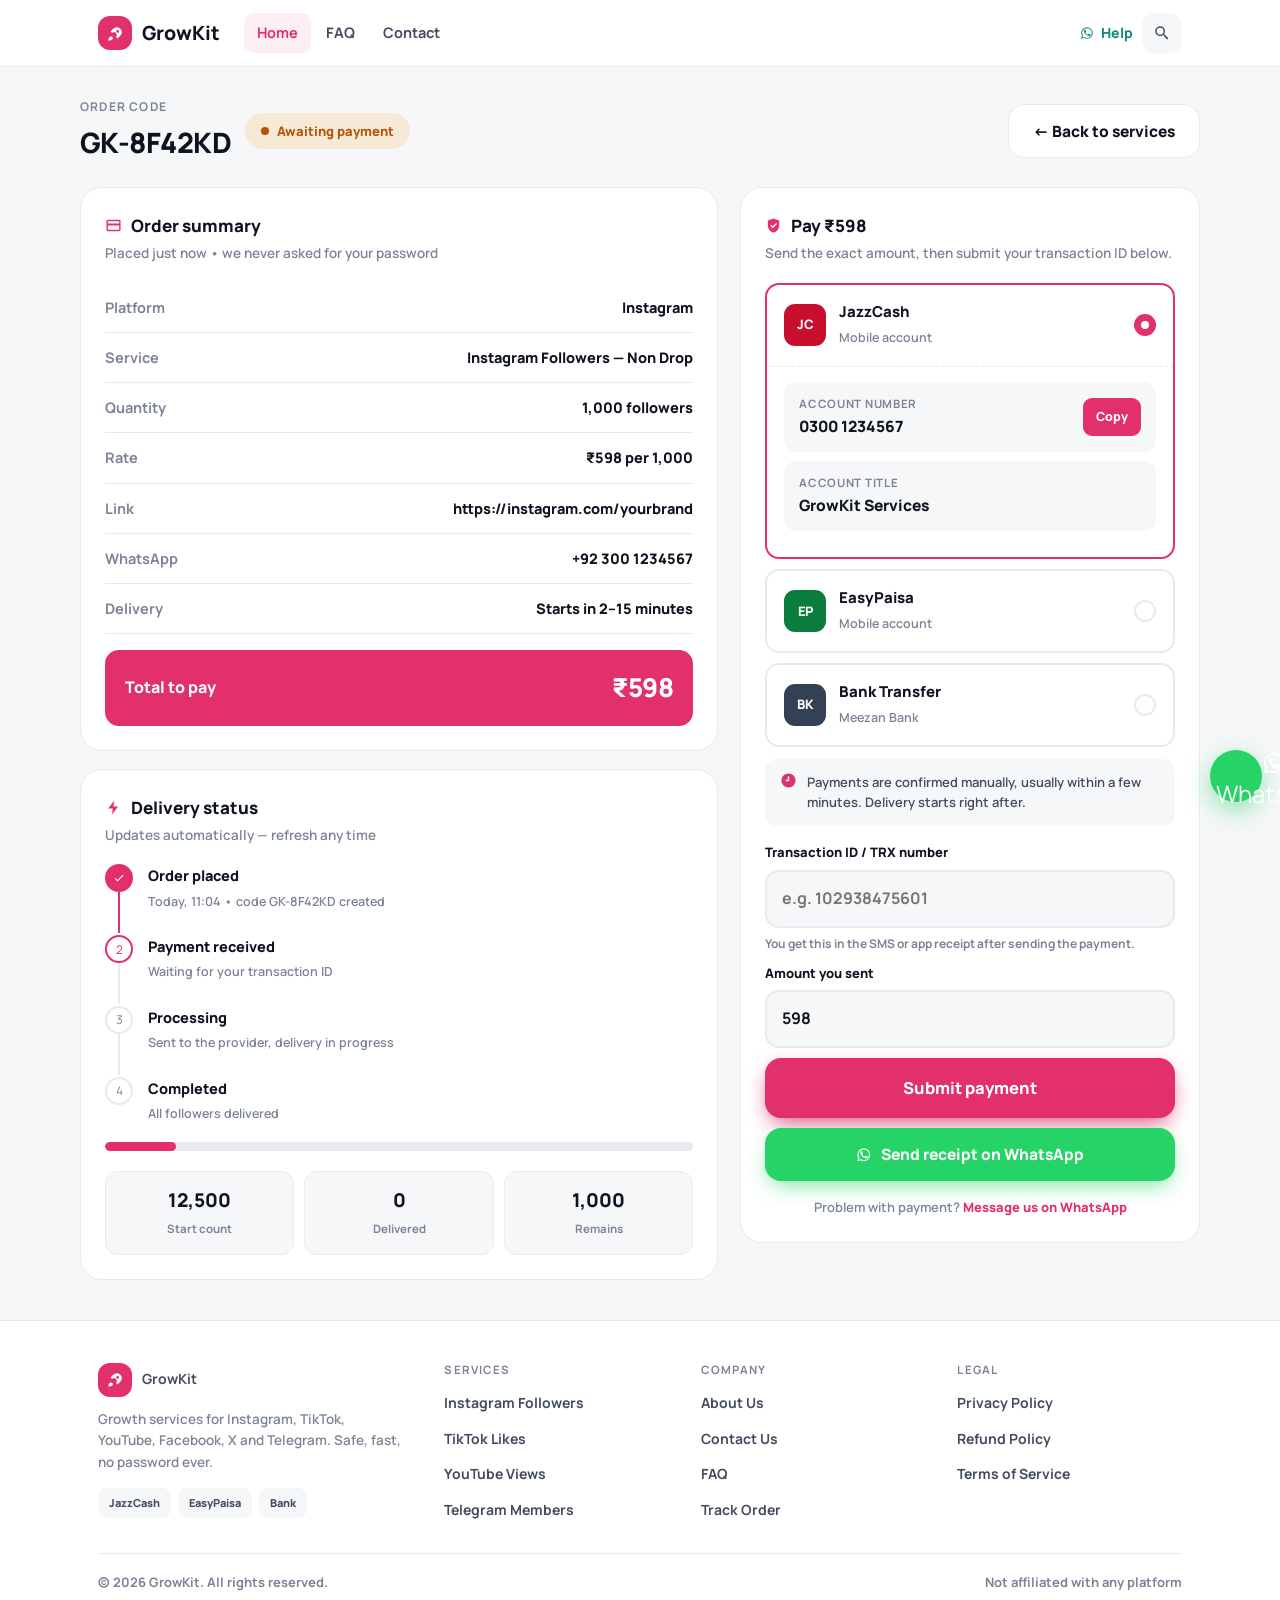
<file: mockups/order-e.html>
<!doctype html>
<html lang="en">
<head>
<meta charset="utf-8">
<meta name="viewport" content="width=device-width, initial-scale=1">
<title>Order &amp; Payment &mdash; Direction E (App Style)</title>
<link rel="preconnect" href="https://fonts.googleapis.com">
<link rel="preconnect" href="https://fonts.gstatic.com" crossorigin>
<link href="https://fonts.googleapis.com/css2?family=Manrope:wght@400;500;600;700;800&display=swap" rel="stylesheet">
<style>

*,*::before,*::after{box-sizing:border-box}
:root{
  --bg:#f6f7f9; --paper:#fff; --ink:#0e1320; --ink-2:#434c5f; --muted:#7b8496;
  --line:#e8eaef; --pc:#e1306c; --pc-soft:#fdeef4;
  --ok:#16a34a; --ok-soft:#e8f8ee; --radius:22px;
  --shadow:0 1px 2px rgba(14,19,32,.04), 0 8px 22px rgba(14,19,32,.06);
  --shadow-lg:0 14px 34px rgba(14,19,32,.12), 0 40px 80px rgba(14,19,32,.1);
  --bar-h:84px;
}
html{-webkit-text-size-adjust:100%}
body{margin:0;font-family:'Manrope',system-ui,-apple-system,sans-serif;background:var(--bg);color:var(--ink);
  line-height:1.6;overflow-x:hidden;font-size:16px;padding-bottom:var(--bar-h)}
a{color:inherit;text-decoration:none}
h1,h2,h3,h4{margin:0;line-height:1.18;letter-spacing:-.025em}
p{margin:0}
button,input{font:inherit;color:inherit}
svg{max-width:100%}
.wrap{width:100%;max-width:1120px;margin:0 auto;padding:0 18px}
.icon{width:1em;height:1em;display:inline-block;vertical-align:-.125em;fill:currentColor;flex:none}

.btn{display:inline-flex;align-items:center;justify-content:center;gap:9px;border:0;border-radius:16px;
  padding:14px 24px;font-weight:800;font-size:15.5px;cursor:pointer;
  transition:transform .14s, box-shadow .14s, background .14s;white-space:nowrap}
.btn:active{transform:scale(.98)}
.btn-primary{background:var(--pc);color:#fff;box-shadow:0 8px 22px -6px var(--pc)}
.btn-ghost{background:var(--paper);color:var(--ink);border:1.5px solid var(--line)}
.btn-ghost:hover{border-color:#d3d8e2}
.btn-wa{background:#25d366;color:#fff;box-shadow:0 8px 22px -6px rgba(37,211,102,.7)}
.btn-lg{padding:17px 30px;font-size:16.5px}
.btn-block{width:100%}

header{background:var(--paper);border-bottom:1px solid var(--line);position:sticky;top:0;z-index:40}
.nav{display:flex;align-items:center;gap:14px;height:66px}
.logo{display:flex;align-items:center;gap:10px;font-weight:800;font-size:19.5px}
.logo-mark{width:34px;height:34px;border-radius:12px;background:var(--pc);color:#fff;display:grid;
  place-items:center;font-size:17px;flex:none;transition:background .3s}
.nav-links{display:flex;gap:2px;margin-left:10px}
.nav-links a{padding:8px 13px;border-radius:10px;font-weight:700;font-size:14.5px;color:var(--ink-2)}
.nav-links a:hover,.nav-links a.active{background:var(--pc-soft);color:var(--pc)}
.nav-right{margin-left:auto;display:flex;align-items:center;gap:9px}
.wa-link{display:inline-flex;align-items:center;gap:7px;font-weight:800;font-size:14px;color:#128c7e}
.iconbtn{background:var(--bg);border:0;width:40px;height:40px;border-radius:13px;display:grid;place-items:center;
  cursor:pointer;font-size:18px;color:var(--ink-2)}
.iconbtn:hover{background:var(--pc-soft);color:var(--pc)}
.burger{display:none}
.drawer{display:none;background:var(--paper);border-bottom:1px solid var(--line);padding:8px 18px 16px}
.drawer.show{display:block}
.drawer a{display:block;padding:13px 0;font-weight:700;border-bottom:1px solid var(--line)}
.drawer .btn{margin-top:14px}

/* hero strip */
.hero{background:var(--paper);border-bottom:1px solid var(--line);padding:26px 0 22px}
.hbadge{display:inline-flex;align-items:center;gap:8px;background:var(--pc-soft);color:var(--pc);
  border-radius:999px;padding:7px 15px;font-size:12.5px;font-weight:800}
.hbadge .dot{width:7px;height:7px;border-radius:50%;background:var(--pc);animation:pulse 1.8s infinite}
@keyframes pulse{0%,100%{opacity:1}50%{opacity:.3}}
h1{font-size:clamp(24px,4vw,38px);font-weight:800;margin:14px 0 10px}
h1 .hl{color:var(--pc);transition:color .3s}
.hero p{color:var(--ink-2);font-size:15.5px;max-width:58ch}
.hero p b{color:var(--ink)}
.hstats{display:grid;grid-template-columns:repeat(4,1fr);gap:9px;margin-top:20px;max-width:620px}
.hstat{background:var(--bg);border-radius:15px;padding:13px 11px;display:flex;align-items:center;gap:9px}
.hstat .icon{font-size:18px;color:var(--pc);flex:none}
.hstat b{display:block;font-size:13.5px;font-weight:800;line-height:1.2}
.hstat small{color:var(--muted);font-size:11px;font-weight:700}

/* platform grid */
.psec{padding-top:22px;padding-bottom:4px}
.slabel{display:flex;align-items:baseline;justify-content:space-between;gap:12px;margin-bottom:13px}
.slabel h2{font-size:17px;font-weight:800}
.slabel span{font-size:13px;font-weight:700;color:var(--muted)}
.pgrid{display:grid;grid-template-columns:repeat(6,1fr);gap:10px}
.ptile{background:var(--paper);border:2px solid var(--line);border-radius:18px;padding:16px 8px;cursor:pointer;
  display:flex;flex-direction:column;align-items:center;gap:8px;font-weight:800;font-size:13px;
  transition:all .18s;color:var(--ink);position:relative}
.ptile .icon{font-size:26px;color:var(--c);transition:transform .18s}
.ptile:hover{transform:translateY(-3px);box-shadow:var(--shadow);border-color:#d8dde6}
.ptile:hover .icon{transform:scale(1.12)}
.ptile.on{border-color:var(--c);background:var(--cs);box-shadow:0 0 0 3px color-mix(in srgb, var(--c) 14%, transparent)}
.ptile.on::after{content:"";position:absolute;bottom:-2px;left:50%;transform:translateX(-50%);width:28px;height:3px;
  border-radius:3px;background:var(--c)}

/* segmented control */
.seg{display:flex;gap:0;background:var(--paper);border:1.5px solid var(--line);border-radius:16px;padding:4px;
  margin:20px 0 16px;overflow-x:auto;scrollbar-width:none}
.seg::-webkit-scrollbar{display:none}
.seg button{flex:1;min-width:110px;border:0;background:none;border-radius:12px;padding:12px 16px;font-weight:800;
  font-size:14.5px;cursor:pointer;color:var(--ink-2);white-space:nowrap;transition:all .18s}
.seg button.on{background:var(--pc);color:#fff;box-shadow:0 5px 14px -4px var(--pc)}

/* service rows */
.rows{display:grid;gap:11px}
.row{background:var(--paper);border:2px solid var(--line);border-radius:var(--radius);padding:18px;cursor:pointer;
  transition:all .18s}
.row:hover{border-color:#d8dde6;box-shadow:var(--shadow)}
.row.on{border-color:var(--pc);box-shadow:0 0 0 3px var(--pc-soft)}
.rhead{display:flex;align-items:flex-start;gap:13px}
.rtick{width:26px;height:26px;border-radius:50%;border:2.5px solid var(--line);flex:none;display:grid;
  place-items:center;margin-top:2px;transition:all .18s}
.row.on .rtick{border-color:var(--pc);background:var(--pc);color:#fff;font-size:12px}
.row.on .rtick::after{content:"\2713";font-weight:900}
.rmain{flex:1;min-width:0}
.rtitle{font-size:16.5px;font-weight:800;display:flex;align-items:center;gap:8px;flex-wrap:wrap}
.rtag{background:var(--pc-soft);color:var(--pc);font-size:10.5px;font-weight:800;padding:3px 9px;border-radius:7px;
  letter-spacing:.04em;text-transform:uppercase}
.rdesc{color:var(--muted);font-size:13.5px;font-weight:600;margin-top:4px}
.rmeta{display:flex;gap:7px;flex-wrap:wrap;margin-top:10px}
.mtag{background:var(--bg);border-radius:8px;padding:5px 10px;font-size:11.5px;font-weight:800;color:var(--ink-2);
  display:inline-flex;align-items:center;gap:5px}
.mtag.ok{background:var(--ok-soft);color:#146c3a}
.rprice{text-align:right;flex:none}
.rprice b{display:block;font-size:19px;font-weight:800;color:var(--pc)}
.rprice small{color:var(--muted);font-size:11px;font-weight:800;display:block;margin-top:1px}

/* expanded qty inside row */
.rbody{display:none;margin-top:16px;padding-top:16px;border-top:1.5px dashed var(--line)}
.row.on .rbody{display:block}
/* ---- quantity + amount (kept deliberately plain) ---- */
.qp{display:grid;grid-template-columns:1fr 1fr;gap:12px}
.qp-f>span{display:block;font-size:12px;font-weight:800;letter-spacing:.08em;text-transform:uppercase;
  color:var(--muted);margin-bottom:8px}
.qp input,.qp .price{width:100%;height:58px;border:2px solid var(--line);border-radius:16px;padding:0 16px;
  font-size:23px;font-weight:800;letter-spacing:-.02em;outline:none;background:var(--bg);
  display:flex;align-items:center;font-family:inherit}
.qp input{-moz-appearance:textfield;color:var(--ink)}
.qp input::-webkit-outer-spin-button,.qp input::-webkit-inner-spin-button{-webkit-appearance:none;margin:0}
.qp input:focus{border-color:var(--pc);background:var(--paper)}
.qp .price{background:var(--pc);border-color:var(--pc);color:#fff}
.qp-note{font-size:12.5px;color:var(--muted);font-weight:700;margin-top:11px}
.feats{list-style:none;padding:0;margin:14px 0 0;display:grid;gap:8px}
.feats li{display:flex;align-items:center;gap:9px;font-size:13.5px;font-weight:700;color:var(--ink-2)}
.tick{width:18px;height:18px;border-radius:6px;background:var(--ok-soft);color:var(--ok);display:grid;
  place-items:center;font-size:10px;flex:none}
.err{color:#dc2626;font-size:13px;font-weight:800;margin-top:9px;display:none}
.err.show{display:block}

/* sticky bottom bar */
.bar{position:fixed;left:0;right:0;bottom:0;z-index:70;background:var(--paper);border-top:1px solid var(--line);
  box-shadow:0 -6px 24px rgba(14,19,32,.08);padding:12px 18px;
  padding-bottom:calc(12px + env(safe-area-inset-bottom))}
.bar-in{max-width:1120px;margin:0 auto;display:flex;align-items:center;gap:14px}
.bar-info{flex:1;min-width:0}
.bar-info small{display:block;font-size:11.5px;font-weight:800;color:var(--muted);letter-spacing:.04em;text-transform:uppercase}
.bar-info b{display:block;font-size:14.5px;font-weight:800;white-space:nowrap;overflow:hidden;text-overflow:ellipsis}
.bar-total{text-align:right;flex:none}
.bar-total b{display:block;font-size:24px;font-weight:800;color:var(--pc);line-height:1.1}
.bar-total small{font-size:11px;font-weight:800;color:var(--muted)}
.bar .btn{flex:none;min-width:150px}

/* static sections */
.section{padding:40px 0}
.section-head{text-align:center;max-width:620px;margin:0 auto 26px}
.eyebrow{display:inline-block;background:var(--pc-soft);color:var(--pc);font-weight:800;font-size:11.5px;
  letter-spacing:.1em;text-transform:uppercase;padding:6px 13px;border-radius:999px;margin-bottom:12px}
h2.big{font-size:clamp(23px,3.2vw,32px);font-weight:800}
.section-head p{color:var(--ink-2);margin-top:11px;font-size:15.5px}
.steps3{display:grid;grid-template-columns:repeat(3,1fr);gap:13px}
.s3{background:var(--paper);border:1.5px solid var(--line);border-radius:var(--radius);padding:24px 20px}
.s3-n{width:40px;height:40px;border-radius:13px;background:var(--pc-soft);color:var(--pc);display:grid;
  place-items:center;font-weight:800;font-size:17px;margin-bottom:13px}
.s3 h3{font-size:16.5px;margin-bottom:7px}
.s3 p{color:var(--muted);font-size:13.5px;font-weight:600}
.faq{max-width:740px;margin:0 auto;display:grid;gap:10px}
.fitem{background:var(--paper);border:1.5px solid var(--line);border-radius:17px;overflow:hidden;transition:border-color .2s}
.fitem.open{border-color:var(--pc)}
.fq{width:100%;text-align:left;background:none;border:0;padding:17px 20px;font-weight:800;font-size:15px;
  cursor:pointer;display:flex;justify-content:space-between;align-items:center;gap:14px}
.fq i{font-style:normal;font-size:21px;color:var(--pc);transition:transform .25s;flex:none}
.fitem.open .fq i{transform:rotate(45deg)}
.fa{max-height:0;overflow:hidden;transition:max-height .3s ease}
.fa p{padding:0 20px 19px;color:var(--ink-2);font-size:14px;font-weight:600}

footer{background:var(--paper);border-top:1px solid var(--line);padding:42px 0 24px;margin-top:30px}
.fgrid{display:grid;grid-template-columns:1.4fr repeat(3,1fr);gap:32px}
.fgrid h4{font-size:11.5px;text-transform:uppercase;letter-spacing:.1em;color:var(--muted);margin-bottom:14px}
.fgrid ul{list-style:none;padding:0;margin:0;display:grid;gap:10px}
.fgrid a{font-size:14px;font-weight:700;color:var(--ink-2)}
.fgrid a:hover{color:var(--pc)}
.fabout p{color:var(--muted);font-size:13.5px;font-weight:600;margin-top:12px;max-width:34ch}
.pays{display:flex;gap:7px;margin-top:15px;flex-wrap:wrap}
.pay{background:var(--bg);border-radius:9px;padding:6px 11px;font-size:11px;font-weight:800;color:var(--ink-2)}
.fbottom{border-top:1px solid var(--line);margin-top:30px;padding-top:18px;display:flex;justify-content:space-between;
  gap:14px;flex-wrap:wrap;color:var(--muted);font-size:13px;font-weight:700}

/* bottom-sheet modal */
.overlay{position:fixed;inset:0;background:rgba(14,19,32,.55);backdrop-filter:blur(5px);z-index:90;display:none;
  align-items:flex-end;justify-content:center;padding:0}
.overlay.show{display:flex}
.modal{background:var(--paper);border-radius:28px 28px 0 0;width:100%;max-width:520px;
  box-shadow:var(--shadow-lg);animation:up .3s cubic-bezier(.2,.9,.3,1);max-height:92vh;overflow-y:auto}
@keyframes up{from{transform:translateY(100%)}to{transform:none}}
.grab{width:42px;height:4px;border-radius:999px;background:var(--line);margin:12px auto 0}
.mhead{display:flex;align-items:flex-start;gap:14px;padding:16px 22px 0}
.mhead h3{font-size:20px;font-weight:800}
.mhead p{color:var(--muted);font-size:13.5px;font-weight:700;margin-top:3px}
.mclose{margin-left:auto;background:var(--bg);border:0;width:34px;height:34px;border-radius:50%;font-size:19px;
  cursor:pointer;color:var(--ink-2);flex:none;line-height:1}
.mbody{padding:20px 22px 26px;padding-bottom:calc(26px + env(safe-area-inset-bottom))}
.summary{display:flex;align-items:center;gap:13px;background:var(--bg);border-radius:17px;padding:15px;margin-bottom:18px}
.summary .si{width:44px;height:44px;border-radius:13px;background:var(--paper);display:grid;place-items:center;
  font-size:21px;flex:none;color:var(--pc)}
.summary b{display:block;font-size:15px;font-weight:800}
.summary small{color:var(--muted);font-size:12.5px;font-weight:700}
.summary .amt{margin-left:auto;font-size:21px;font-weight:800;color:var(--pc);white-space:nowrap}
.field{margin-bottom:16px}
.field label{display:block;font-size:13px;font-weight:800;margin-bottom:7px}
.field input{width:100%;border:2px solid var(--line);border-radius:14px;padding:14px 15px;font-size:16px;
  font-weight:700;outline:none;background:var(--bg);transition:border-color .15s, background .15s}
.field input:focus{border-color:var(--pc);background:var(--paper)}
.field small{display:block;color:var(--muted);font-size:12px;font-weight:700;margin-top:6px}
.safe-note{display:flex;gap:10px;background:var(--ok-soft);border-radius:14px;padding:14px 15px;font-size:13px;
  font-weight:800;color:#146c3a;margin-bottom:18px}
.safe-note .icon{font-size:18px;flex:none}
.muted-note{font-size:13px;color:var(--muted);font-weight:700;margin-top:12px}

.fab{position:fixed;right:18px;bottom:calc(var(--bar-h) + 14px);z-index:60;display:grid;place-items:center;
  background:#25d366;color:#fff;border:0;border-radius:50%;width:52px;height:52px;font-size:24px;cursor:pointer;
  box-shadow:0 8px 24px rgba(37,211,102,.5)}
.fab:hover{transform:translateY(-2px)}

@media (max-width:980px){
  .pgrid{grid-template-columns:repeat(3,1fr)}
  .steps3{grid-template-columns:1fr}
  .fgrid{grid-template-columns:1fr 1fr}
  .hstats{grid-template-columns:1fr 1fr;max-width:none}
}
@media (max-width:760px){
  .nav-links,.nav-right .wa-link{display:none}
  .burger{display:grid}
  .nav{height:60px}
  h1{font-size:25px}
  .rhead{flex-wrap:wrap}
  .rprice{width:100%;text-align:left;display:flex;align-items:baseline;gap:8px;
    border-top:1px solid var(--line);padding-top:10px;margin-top:4px}
  .rprice small{margin-top:0}
  .qp{grid-template-columns:1fr;gap:10px}
  .qp input,.qp .price{height:54px;font-size:21px}
  .bar .btn{min-width:0;padding:14px 18px}
  .bar-info{display:none}
  .bar-in{gap:10px}
  .bar-total{flex:1;text-align:left}
  .fgrid{grid-template-columns:1fr}
  .section{padding:32px 0}
}

/* ---- order page token aliases ---- */
:root{
  --page:var(--bg);      --surface:var(--paper);   --acc:var(--pc);    --acc-on:#fff;
}
/* ============ order page additions (uses the direction's own tokens) ============ */
body{padding-bottom:40px}
.opage{padding:30px 0 10px}
.obar{display:flex;align-items:center;gap:14px;flex-wrap:wrap;margin-bottom:22px}
.ocode{font-size:clamp(21px,3vw,28px);font-weight:800;letter-spacing:-.02em}
.ocode small{display:block;font-size:12px;font-weight:700;color:var(--muted);letter-spacing:.12em;
  text-transform:uppercase;margin-bottom:4px;letter-spacing:.1em}
.sbadge{display:inline-flex;align-items:center;gap:8px;border-radius:999px;padding:8px 16px;font-size:13px;font-weight:800}
.sbadge .d{width:8px;height:8px;border-radius:50%;background:currentColor}
.sb-pending{background:rgba(245,158,11,.14);color:#b45309}
.sb-paid{background:rgba(37,99,235,.14);color:#1d4ed8}
.sb-processing{background:rgba(168,116,58,.16);color:#8a5d2a}
.sb-completed{background:rgba(22,163,74,.15);color:#15803d}
.ogrid{display:grid;grid-template-columns:1.25fr .9fr;gap:22px;align-items:start}
.panel{background:var(--surface);border:1px solid var(--line);border-radius:var(--radius);padding:24px}
.panel + .panel{margin-top:18px}
.ptitle{font-size:17px;font-weight:800;margin-bottom:4px;display:flex;align-items:center;gap:9px}
.ptitle .icon{color:var(--acc)}
.psubtitle{color:var(--muted);font-size:13.5px;font-weight:600;margin-bottom:18px}

/* summary rows */
.orow{display:flex;justify-content:space-between;gap:16px;padding:13px 0;border-bottom:1px solid var(--line);
  font-size:14.5px;font-weight:600}
.orow:last-of-type{border-bottom:0}
.orow span{color:var(--muted);font-weight:700}
.orow b{text-align:right;word-break:break-all;font-weight:800}
.ototal{display:flex;justify-content:space-between;align-items:center;gap:14px;background:var(--acc);
  color:var(--acc-on);border-radius:14px;padding:17px 20px;margin-top:16px;font-weight:800}
.ototal .big{font-size:26px;letter-spacing:-.02em}

/* timeline */
.tl{list-style:none;padding:0;margin:4px 0 0}
.tl li{display:flex;gap:15px;padding-bottom:22px;position:relative}
.tl li:last-child{padding-bottom:0}
.tl li::before{content:"";position:absolute;left:13px;top:28px;bottom:2px;width:2px;background:var(--line)}
.tl li:last-child::before{display:none}
.tl li.done::before{background:var(--acc)}
.tl .dot{width:28px;height:28px;border-radius:50%;border:2px solid var(--line);flex:none;display:grid;
  place-items:center;font-size:12px;color:var(--muted);background:var(--surface);z-index:1}
.tl li.done .dot{background:var(--acc);border-color:var(--acc);color:var(--acc-on)}
.tl li.now .dot{border-color:var(--acc);color:var(--acc)}
.tl b{display:block;font-size:14.5px;font-weight:800}
.tl small{color:var(--muted);font-size:12.5px;font-weight:600}
.counts{display:grid;grid-template-columns:repeat(3,1fr);gap:10px;margin-top:20px}
.count{background:var(--page);border:1px solid var(--line);border-radius:13px;padding:13px;text-align:center}
.count b{display:block;font-size:19px;font-weight:800}
.count small{color:var(--muted);font-size:11.5px;font-weight:700}
.progress{height:9px;border-radius:999px;background:var(--line);overflow:hidden;margin-top:16px}
.progress i{display:block;height:100%;border-radius:999px;background:var(--acc);width:64%;transition:width .4s}

/* payment methods */
.pm{display:grid;gap:10px}
.pmethod{border:2px solid var(--line);border-radius:14px;overflow:hidden;transition:border-color .2s}
.pmethod.on{border-color:var(--acc)}
.pmhead{width:100%;display:flex;align-items:center;gap:13px;background:none;border:0;padding:15px 17px;
  cursor:pointer;text-align:left;font:inherit;color:inherit}
.pmlogo{width:42px;height:42px;border-radius:11px;flex:none;display:grid;place-items:center;font-size:13px;
  font-weight:900;color:#fff;letter-spacing:-.02em}
.pm-jz{background:#c8102e}.pm-ep{background:#0a7d3e}.pm-bank{background:#334155}
.pmhead b{display:block;font-size:15px;font-weight:800}
.pmhead small{color:var(--muted);font-size:12.5px;font-weight:600}
.pmradio{margin-left:auto;width:22px;height:22px;border-radius:50%;border:2px solid var(--line);flex:none;
  display:grid;place-items:center}
.pmethod.on .pmradio{border-color:var(--acc);background:var(--acc)}
.pmethod.on .pmradio::after{content:"";width:8px;height:8px;border-radius:50%;background:var(--acc-on)}
.pmbody{display:none;padding:0 17px 17px;border-top:1px dashed var(--line);margin-top:2px;padding-top:15px}
.pmethod.on .pmbody{display:block}
.acct{display:flex;align-items:center;gap:12px;background:var(--page);border-radius:12px;padding:13px 15px;margin-bottom:9px}
.acct div{flex:1;min-width:0}
.acct small{display:block;color:var(--muted);font-size:11.5px;font-weight:700;letter-spacing:.06em;text-transform:uppercase}
.acct b{font-size:15.5px;font-weight:800;word-break:break-all}
.copy{background:var(--acc);color:var(--acc-on);border:0;border-radius:9px;padding:9px 13px;font-size:12.5px;
  font-weight:800;cursor:pointer;flex:none}
.copy:active{transform:scale(.96)}
.note{display:flex;gap:10px;background:var(--page);border-radius:12px;padding:13px 15px;font-size:13px;
  font-weight:600;color:var(--ink-2);margin-top:12px}
.note .icon{color:var(--acc);font-size:17px;flex:none}
.err{color:#dc2626;font-size:13px;font-weight:800;margin-top:9px;display:none}
.err.show{display:block}
.okmsg{display:none;gap:11px;background:rgba(22,163,74,.12);color:#15803d;border-radius:13px;padding:15px 17px;
  font-size:13.5px;font-weight:800;margin-top:14px}
.okmsg.show{display:flex}
.okmsg .icon{font-size:18px;flex:none}
.stack{display:grid;gap:10px;margin-top:16px}
.help{text-align:center;font-size:13px;font-weight:600;color:var(--muted);margin-top:16px}
.help a{color:var(--acc);font-weight:800}

@media (max-width:900px){ .ogrid{grid-template-columns:1fr} }
@media (max-width:760px){
  .opage{padding:20px 0 6px}
  .panel{padding:20px 17px}
  .counts{grid-template-columns:1fr;gap:8px}
  .count{display:flex;align-items:baseline;gap:9px;text-align:left}
  .ototal{flex-direction:column;align-items:flex-start;gap:4px}
}

</style>
</head>
<body>

<svg style="display:none" aria-hidden="true">
  <symbol id="i-instagram" viewBox="0 0 24 24"><path d="M12 2.2c-2.7 0-3 0-4.1.06-1 .05-1.7.21-2.3.45a4.6 4.6 0 0 0-1.7 1.1 4.6 4.6 0 0 0-1.1 1.7c-.24.6-.4 1.3-.45 2.3C2.2 9 2.2 9.3 2.2 12s0 3 .06 4.1c.05 1 .21 1.7.45 2.3a4.6 4.6 0 0 0 1.1 1.7 4.6 4.6 0 0 0 1.7 1.1c.6.24 1.3.4 2.3.45 1.1.06 1.4.06 4.1.06s3 0 4.1-.06c1-.05 1.7-.21 2.3-.45a4.9 4.9 0 0 0 2.8-2.8c.24-.6.4-1.3.45-2.3.06-1.1.06-1.4.06-4.1s0-3-.06-4.1c-.05-1-.21-1.7-.45-2.3a4.6 4.6 0 0 0-1.1-1.7 4.6 4.6 0 0 0-1.7-1.1c-.6-.24-1.3-.4-2.3-.45C15 2.2 14.7 2.2 12 2.2Zm0 1.8c2.67 0 2.98.01 4.03.06.78.04 1.2.16 1.49.27.37.15.64.32.92.6.28.28.45.55.6.92.11.28.23.7.27 1.49.05 1.05.06 1.36.06 4.03s-.01 2.98-.06 4.03c-.04.78-.16 1.2-.27 1.49a3.1 3.1 0 0 1-1.52 1.52c-.28.11-.71.23-1.49.27-1.05.05-1.36.06-4.03.06s-2.98-.01-4.03-.06c-.78-.04-1.2-.16-1.49-.27a3.1 3.1 0 0 1-1.52-1.52c-.11-.28-.23-.71-.27-1.49C4.01 14.98 4 14.67 4 12s.01-2.98.06-4.03c.04-.78.16-1.2.27-1.49.15-.37.32-.64.6-.92.28-.28.55-.45.92-.6.28-.11.71-.23 1.49-.27C8.39 4.65 8.7 4.64 12 4.64Zm0 2.4a4.96 4.96 0 1 0 0 9.92 4.96 4.96 0 0 0 0-9.92Zm0 1.8a3.16 3.16 0 1 1 0 6.32 3.16 3.16 0 0 1 0-6.32Zm6.3-2.14a1.16 1.16 0 1 1-2.32 0 1.16 1.16 0 0 1 2.32 0Z"/></symbol>
  <symbol id="i-tiktok" viewBox="0 0 24 24"><path d="M16.5 2h-3v12.4a2.6 2.6 0 1 1-2.6-2.6c.27 0 .53.04.78.12V8.78A6.1 6.1 0 0 0 10.9 8.7a5.7 5.7 0 1 0 5.7 5.7V8.9a6.4 6.4 0 0 0 4 1.38V7.2a3.6 3.6 0 0 1-3.6-3.6V2Z"/></symbol>
  <symbol id="i-youtube" viewBox="0 0 24 24"><path d="M21.6 7.2a2.8 2.8 0 0 0-1.97-1.98C17.9 4.75 12 4.75 12 4.75s-5.9 0-7.63.47A2.8 2.8 0 0 0 2.4 7.2C1.93 8.93 1.93 12 1.93 12s0 3.07.47 4.8a2.8 2.8 0 0 0 1.97 1.98c1.73.47 7.63.47 7.63.47s5.9 0 7.63-.47a2.8 2.8 0 0 0 1.97-1.98c.47-1.73.47-4.8.47-4.8s0-3.07-.47-4.8ZM10.1 15.3V8.7L15.8 12l-5.7 3.3Z"/></symbol>
  <symbol id="i-facebook" viewBox="0 0 24 24"><path d="M22 12.06C22 6.5 17.52 2 12 2S2 6.5 2 12.06C2 17.08 5.66 21.25 10.44 22v-7.03H7.9v-2.91h2.54V9.85c0-2.51 1.49-3.9 3.77-3.9 1.09 0 2.23.2 2.23.2v2.46h-1.26c-1.24 0-1.63.78-1.63 1.57v1.88h2.77l-.44 2.91h-2.33V22C18.34 21.25 22 17.08 22 12.06Z"/></symbol>
  <symbol id="i-x" viewBox="0 0 24 24"><path d="M17.53 3h3.3l-7.2 8.23L22 21h-6.47l-4.3-5.62L6.3 21H3l7.7-8.8L2.4 3h6.6l4.03 5.33L17.53 3Zm-1.16 16.03h1.82L7.3 4.88H5.35l11.02 14.15Z"/></symbol>
  <symbol id="i-telegram" viewBox="0 0 24 24"><path d="M21.6 4.2 18.5 19c-.23 1.03-.85 1.28-1.72.8l-4.75-3.5-2.3 2.2c-.25.26-.47.47-.95.47l.34-4.83 8.8-7.95c.38-.34-.08-.53-.59-.19L6.5 12.84l-4.68-1.46c-1.02-.32-1.04-1.02.21-1.5l17.9-6.9c.85-.31 1.6.2 1.33 1.22Z"/></symbol>
  <symbol id="i-shield" viewBox="0 0 24 24"><path d="M12 2 4 5v6.5c0 5 3.4 9.3 8 10.5 4.6-1.2 8-5.5 8-10.5V5l-8-3Zm-1 14-3.5-3.5 1.4-1.4L11 13.2l4.6-4.6 1.4 1.4L11 16Z"/></symbol>
  <symbol id="i-bolt" viewBox="0 0 24 24"><path d="M13 2 4.5 13.5H11L10 22l8.5-11.5H12L13 2Z"/></symbol>
  <symbol id="i-users" viewBox="0 0 24 24"><path d="M9 11a4 4 0 1 0 0-8 4 4 0 0 0 0 8Zm7 0a3 3 0 1 0 0-6 3 3 0 0 0 0 6Zm0 2c-1.2 0-2.3.3-3.2.8 1.4 1 2.2 2.4 2.2 4.2V21h7v-2c0-3.3-2.7-6-6-6ZM9 13c-3.9 0-7 2.7-7 6v2h14v-2c0-3.3-3.1-6-7-6Z"/></symbol>
  <symbol id="i-chat" viewBox="0 0 24 24"><path d="M12 2a10 10 0 0 0-8.6 15.1L2 22l4.9-1.4A10 10 0 1 0 12 2Zm0 4a1 1 0 0 1 1 1v4.6l3 1.8-.9 1.5-3.6-2.2V7a1 1 0 0 1 .5-1Z"/></symbol>
  <symbol id="i-whatsapp" viewBox="0 0 24 24"><path d="M17.5 14.4c-.3-.15-1.7-.84-1.96-.94-.26-.1-.45-.14-.64.14-.19.29-.75.95-.92 1.14-.17.19-.34.21-.62.07a7.6 7.6 0 0 1-2.25-1.39 8.5 8.5 0 0 1-1.56-1.94c-.16-.28-.02-.44.12-.6.14-.16.34-.4.5-.6.17-.2.22-.33.33-.55.1-.22.05-.4-.03-.57-.08-.17-.63-1.52-.86-2.07-.22-.54-.45-.47-.62-.47h-.53c-.19 0-.5.07-.75.35-.26.28-.98.95-.98 2.33s1 2.7 1.14 2.9c.14.18 1.96 3.13 4.84 4.26 2.87 1.14 2.87.76 3.39.71.52-.05 1.7-.69 1.94-1.36.24-.67.24-1.24.17-1.36-.07-.12-.26-.19-.54-.33ZM12 22a9.9 9.9 0 0 1-5.03-1.37L2 22l1.4-4.86A9.9 9.9 0 0 1 2 12 10 10 0 1 1 12 22Zm0-18.2A8.2 8.2 0 0 0 5.2 16.5l.2.32-.83 2.9 2.98-.8.3.18A8.2 8.2 0 1 0 12 3.8Z"/></symbol>
  <symbol id="i-star" viewBox="0 0 24 24"><path d="m12 17.3-6.2 3.7 1.7-7-5.4-4.7 7.1-.6L12 2l2.8 6.7 7.1.6-5.4 4.7 1.7 7L12 17.3Z"/></symbol>
  <symbol id="i-clock" viewBox="0 0 24 24"><path d="M12 2a10 10 0 1 0 0 20 10 10 0 0 0 0-20Zm1 11h-5v-2h3V6h2v7Z"/></symbol>
  <symbol id="i-search" viewBox="0 0 24 24"><path d="M15.5 14h-.8l-.3-.3a6.5 6.5 0 1 0-.7.7l.3.3v.8l5 5 1.5-1.5-5-5Zm-6 0a4.5 4.5 0 1 1 0-9 4.5 4.5 0 0 1 0 9Z"/></symbol>
  <symbol id="i-check" viewBox="0 0 24 24"><path d="M9 16.2 4.8 12l-1.4 1.4L9 19 21 7l-1.4-1.4L9 16.2Z"/></symbol>
  <symbol id="i-rocket" viewBox="0 0 24 24"><path d="M14 3c3.5 0 7 3.5 7 7 0 2-1 4-3 6l-3 3-2-2 1-4-3-3-4 1-2-2 3-3c2-2 4-3 6-3Zm1 4a2 2 0 1 0 0 4 2 2 0 0 0 0-4ZM4 17c1-1 2.5-1 3.5 0s1 2.5 0 3.5C6 22 2 22 2 22s0-4 2-5Z"/></symbol>
  <symbol id="i-card" viewBox="0 0 24 24"><path d="M20 4H4a2 2 0 0 0-2 2v12a2 2 0 0 0 2 2h16a2 2 0 0 0 2-2V6a2 2 0 0 0-2-2Zm0 14H4v-6h16v6Zm0-9H4V6h16v3Z"/></symbol>
  <symbol id="i-menu" viewBox="0 0 24 24"><path d="M3 6h18v2H3V6Zm0 5h18v2H3v-2Zm0 5h18v2H3v-2Z"/></symbol>
</svg>

<header>
  <div class="wrap nav">
    <a href="front-e.html" class="logo"><span class="logo-mark" id="logoMark"><svg class="icon"><use href="#i-rocket"></use></svg></span>GrowKit</a>
    <nav class="nav-links"><a href="#" class="active">Home</a><a href="front-e.html#faq">FAQ</a><a href="front-e.html#contact">Contact</a></nav>
    <div class="nav-right">
      <a href="#" class="wa-link" onclick="return false"><svg class="icon"><use href="#i-whatsapp"></use></svg> Help</a>
      <button class="iconbtn" title="Track Order" onclick="openTrack()"><svg class="icon"><use href="#i-search"></use></svg></button>
      <button class="iconbtn burger" onclick="document.getElementById('drawer').classList.toggle('show')"><svg class="icon"><use href="#i-menu"></use></svg></button>
    </div>
  </div>
  <div class="drawer" id="drawer">
    <a href="#">Home</a><a href="front-e.html#faq">FAQ</a><a href="front-e.html#contact">Contact</a><a href="#" onclick="return false">WhatsApp help</a>
    <button class="btn btn-primary btn-block" onclick="openTrack()">Track Order</button>
  </div>
</header>
<main class="wrap opage">
  <div class="obar">
    <div class="ocode"><small>Order code</small>GK-8F42KD</div>
    <span class="sbadge sb-pending" id="statusBadge"><span class="d"></span> Awaiting payment</span>
    <a href="front-e.html" class="btn btn-ghost" style="margin-left:auto">&larr; Back to services</a>
  </div>

  <div class="ogrid">
    <!-- ============ LEFT ============ -->
    <div>
      <div class="panel">
        <div class="ptitle"><svg class="icon"><use href="#i-card"></use></svg> Order summary</div>
        <div class="psubtitle">Placed just now &bull; we never asked for your password</div>
        <div class="orow"><span>Platform</span><b>Instagram</b></div>
        <div class="orow"><span>Service</span><b>Instagram Followers &mdash; Non Drop</b></div>
        <div class="orow"><span>Quantity</span><b>1,000 followers</b></div>
        <div class="orow"><span>Rate</span><b>&#8377;598 per 1,000</b></div>
        <div class="orow"><span>Link</span><b>https://instagram.com/yourbrand</b></div>
        <div class="orow"><span>WhatsApp</span><b>+92 300 1234567</b></div>
        <div class="orow"><span>Delivery</span><b>Starts in 2&ndash;15 minutes</b></div>
        <div class="ototal"><span>Total to pay</span><span class="big">&#8377;598</span></div>
      </div>

      <div class="panel">
        <div class="ptitle"><svg class="icon"><use href="#i-bolt"></use></svg> Delivery status</div>
        <div class="psubtitle">Updates automatically &mdash; refresh any time</div>
        <ul class="tl" id="timeline">
          <li class="done"><span class="dot"><svg class="icon"><use href="#i-check"></use></svg></span>
            <div><b>Order placed</b><small>Today, 11:04 &bull; code GK-8F42KD created</small></div></li>
          <li class="now" id="tlPaid"><span class="dot">2</span>
            <div><b>Payment received</b><small id="tlPaidSub">Waiting for your transaction ID</small></div></li>
          <li id="tlProc"><span class="dot">3</span>
            <div><b>Processing</b><small>Sent to the provider, delivery in progress</small></div></li>
          <li id="tlDone"><span class="dot">4</span>
            <div><b>Completed</b><small>All followers delivered</small></div></li>
        </ul>
        <div class="progress"><i id="progBar" style="width:12%"></i></div>
        <div class="counts">
          <div class="count"><b id="cStart">12,500</b><small>Start count</small></div>
          <div class="count"><b id="cDone">0</b><small>Delivered</small></div>
          <div class="count"><b id="cLeft">1,000</b><small>Remains</small></div>
        </div>
      </div>
    </div>

    <!-- ============ RIGHT ============ -->
    <div>
      <div class="panel">
        <div class="ptitle"><svg class="icon"><use href="#i-shield"></use></svg> Pay &#8377;598</div>
        <div class="psubtitle">Send the exact amount, then submit your transaction ID below.</div>

        <div class="pm" id="pmList">
          <div class="pmethod on" data-pm="JazzCash">
            <button class="pmhead" onclick="pickPm(this)">
              <span class="pmlogo pm-jz">JC</span>
              <span><b>JazzCash</b><small>Mobile account</small></span>
              <span class="pmradio"></span>
            </button>
            <div class="pmbody">
              <div class="acct"><div><small>Account number</small><b>0300 1234567</b></div>
                <button class="copy" onclick="copyIt(this,'03001234567')">Copy</button></div>
              <div class="acct"><div><small>Account title</small><b>GrowKit Services</b></div></div>
            </div>
          </div>

          <div class="pmethod" data-pm="EasyPaisa">
            <button class="pmhead" onclick="pickPm(this)">
              <span class="pmlogo pm-ep">EP</span>
              <span><b>EasyPaisa</b><small>Mobile account</small></span>
              <span class="pmradio"></span>
            </button>
            <div class="pmbody">
              <div class="acct"><div><small>Account number</small><b>0345 7654321</b></div>
                <button class="copy" onclick="copyIt(this,'03457654321')">Copy</button></div>
              <div class="acct"><div><small>Account title</small><b>GrowKit Services</b></div></div>
            </div>
          </div>

          <div class="pmethod" data-pm="Bank Transfer">
            <button class="pmhead" onclick="pickPm(this)">
              <span class="pmlogo pm-bank">BK</span>
              <span><b>Bank Transfer</b><small>Meezan Bank</small></span>
              <span class="pmradio"></span>
            </button>
            <div class="pmbody">
              <div class="acct"><div><small>IBAN</small><b>PK36 MEZN 0001 2345 6789 0123</b></div>
                <button class="copy" onclick="copyIt(this,'PK36MEZN0001234567890123')">Copy</button></div>
              <div class="acct"><div><small>Account title</small><b>GrowKit Services</b></div></div>
              <div class="acct"><div><small>Branch</small><b>Gulberg III, Lahore</b></div></div>
            </div>
          </div>
        </div>

        <div class="note"><svg class="icon"><use href="#i-clock"></use></svg>
          <span>Payments are confirmed manually, usually within a few minutes. Delivery starts right after.</span></div>

        <div class="stack">
          <div class="field" style="margin-bottom:0">
            <label>Transaction ID / TRX number</label>
            <input id="trxId" placeholder="e.g. 102938475601">
            <small>You get this in the SMS or app receipt after sending the payment.</small>
          </div>
          <div class="field" style="margin-bottom:0">
            <label>Amount you sent</label>
            <input id="trxAmt" value="598" inputmode="decimal">
          </div>
          <div class="err" id="payErr"></div>
          <button class="btn btn-primary btn-block btn-lg" onclick="submitPay()">Submit payment</button>
          <button class="btn btn-wa btn-block" onclick="sendWa()">
            <svg class="icon"><use href="#i-whatsapp"></use></svg> Send receipt on WhatsApp</button>
        </div>

        <div class="okmsg" id="payOk"><svg class="icon"><use href="#i-check"></use></svg>
          <span>Payment submitted. We are confirming it now &mdash; watch the status on the left.</span></div>

        <p class="help">Problem with payment? <a href="#" onclick="return false">Message us on WhatsApp</a></p>
      </div>
    </div>
  </div>
</main>

<button class="fab" onclick="alert('Demo: opens WhatsApp chat')" title="WhatsApp"><svg class="icon"><use href="#i-whatsapp"></use></svg><span>WhatsApp</span></button>

<script>
function pickPm(btn){
  var all = document.querySelectorAll('.pmethod');
  for(var i=0;i<all.length;i++) all[i].classList.remove('on');
  btn.parentElement.classList.add('on');
}
function copyIt(btn, text){
  var done = function(){ var o = btn.textContent; btn.textContent = 'Copied'; setTimeout(function(){ btn.textContent = o; }, 1400); };
  if(navigator.clipboard && navigator.clipboard.writeText){ navigator.clipboard.writeText(text).then(done, done); }
  else { done(); }
}
function setStatus(cls, label){
  var b = document.getElementById('statusBadge');
  b.className = 'sbadge ' + cls;
  b.innerHTML = '<span class="d"></span> ' + label;
}
function submitPay(){
  var trx = document.getElementById('trxId').value.trim();
  var e = document.getElementById('payErr');
  if(trx.length < 6){ e.textContent = 'Please enter the transaction ID from your payment receipt.'; e.classList.add('show'); return; }
  e.classList.remove('show');
  document.getElementById('payOk').classList.add('show');
  setStatus('sb-paid', 'Payment submitted');
  document.getElementById('tlPaidSub').textContent = 'Transaction ' + trx + ' — confirming';
  document.getElementById('progBar').style.width = '38%';
  /* demo only: walk the order forward so the timeline can be seen */
  setTimeout(function(){
    setStatus('sb-processing', 'Processing');
    var paid = document.getElementById('tlPaid');
    paid.className = 'done';
    paid.querySelector('.dot').innerHTML = '<svg class="icon"><use href="#i-check"></use></svg>';
    document.getElementById('tlPaidSub').textContent = 'Confirmed • sent to provider';
    document.getElementById('tlProc').className = 'now';
    document.getElementById('progBar').style.width = '64%';
    document.getElementById('cDone').textContent = '640';
    document.getElementById('cLeft').textContent = '360';
  }, 2200);
  setTimeout(function(){
    setStatus('sb-completed', 'Completed');
    var proc = document.getElementById('tlProc');
    proc.className = 'done';
    proc.querySelector('.dot').innerHTML = '<svg class="icon"><use href="#i-check"></use></svg>';
    var done = document.getElementById('tlDone');
    done.className = 'done';
    done.querySelector('.dot').innerHTML = '<svg class="icon"><use href="#i-check"></use></svg>';
    document.getElementById('progBar').style.width = '100%';
    document.getElementById('cDone').textContent = '1,000';
    document.getElementById('cLeft').textContent = '0';
  }, 5000);
}
function sendWa(){
  var trx = document.getElementById('trxId').value.trim() || '(not entered yet)';
  var pm = document.querySelector('.pmethod.on').dataset.pm;
  var msg = 'Hi, order GK-8F42KD\n1,000 Instagram Followers\nAmount: Rs 598\nPaid via: ' + pm + '\nTRX: ' + trx;
  alert('Demo — would open WhatsApp with:\n\n' + msg);
}
</script>


<footer id="contact"><div class="wrap">
  <div class="fgrid">
    <div class="fabout">
      <a href="#" class="logo"><span class="logo-mark"><svg class="icon"><use href="#i-rocket"></use></svg></span>GrowKit</a>
      <p>Growth services for Instagram, TikTok, YouTube, Facebook, X and Telegram. Safe, fast, no password ever.</p>
      <div class="pays"><span class="pay">JazzCash</span><span class="pay">EasyPaisa</span><span class="pay">Bank</span></div>
    </div>
    <div><h4>Services</h4><ul><li><a href="#">Instagram Followers</a></li><li><a href="#">TikTok Likes</a></li><li><a href="#">YouTube Views</a></li><li><a href="#">Telegram Members</a></li></ul></div>
    <div><h4>Company</h4><ul><li><a href="#">About Us</a></li><li><a href="#">Contact Us</a></li><li><a href="front-e.html#faq">FAQ</a></li><li><a href="#" onclick="openTrack();return false">Track Order</a></li></ul></div>
    <div><h4>Legal</h4><ul><li><a href="#">Privacy Policy</a></li><li><a href="#">Refund Policy</a></li><li><a href="#">Terms of Service</a></li></ul></div>
  </div>
  <div class="fbottom"><span>&copy; 2026 GrowKit. All rights reserved.</span><span>Not affiliated with any platform</span></div>
</div></footer>
</body>
</html>
</file>
